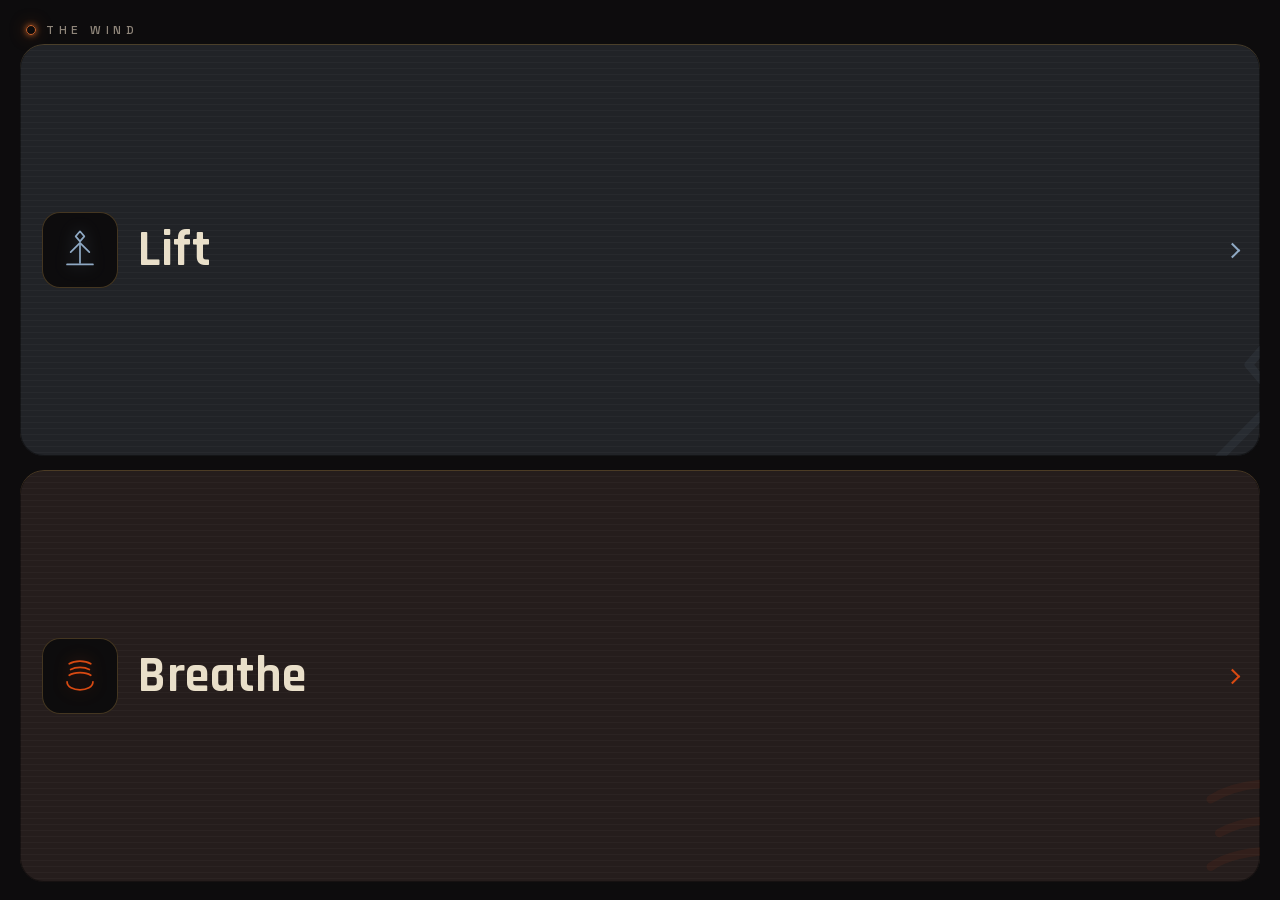
<file: index.html>
<!doctype html>
<html lang="en">
<head>
<meta charset="utf-8">
<meta name="viewport" content="width=device-width,initial-scale=1,viewport-fit=cover,user-scalable=no,maximum-scale=1">
<meta name="apple-mobile-web-app-capable" content="yes">
<meta name="mobile-web-app-capable" content="yes">
<meta name="apple-mobile-web-app-status-bar-style" content="black-translucent">
<meta name="theme-color" content="#0d0c0d">
<meta name="apple-mobile-web-app-title" content="The Wind">
<title>The Wind</title>
<link rel="apple-touch-icon" href="icon-180.png">
<link rel="icon" type="image/png" sizes="192x192" href="icon-192.png">
<link rel="icon" type="image/png" sizes="512x512" href="icon-512.png">
<link rel="manifest" href="manifest.webmanifest">
<style>
/* Fonts ship with the app (SIL OFL, see fonts/), so nothing depends on the network. */
@font-face{font-family:'Rajdhani';font-style:normal;font-weight:600;font-display:swap;src:url(fonts/rajdhani-600.woff2) format('woff2')}
@font-face{font-family:'Rajdhani';font-style:normal;font-weight:700;font-display:swap;src:url(fonts/rajdhani-700.woff2) format('woff2')}
@font-face{font-family:'Space Grotesk';font-style:normal;font-weight:300 700;font-display:swap;src:url(fonts/space-grotesk.woff2) format('woff2')}

:root{
  /* THEME START — every colour in the app comes from this block and the PAL table below */
  --bg:#0d0c0d; --fg:#e9dfc9; --mute:#8f867a;
  --panel:#1a1a1d; --panel2:#262627; --line:#454140; --lineA:#45414099;
  --acc:#c9622a; --accA:#c9622a66; --accB:#c9622a33; --accC:#c9622a14;
  --active:#2f2e2e; --activeline:#c9622a;
  --go1:#6b2a10; --go2:#2a1008; --goline:#cf7b4a; --gotx:#f7dcc4;
  --selbg:#361f13; --selline:#c9622a; --seltx:#dfba99;
  --lift1:#1d2027; --lift2:#15161a; --liftline:#464647; --liftmc:#8fa9c4; --liftmcA:#8fa9c455; --liftmcB:#8fa9c422;
  --br1:#2e1410; --br2:#1e100e; --brline:#533d35; --brmc:#d84a12; --brmcA:#d84a1255; --brmcB:#d84a1222;
  --bi:#8fa9c4; --bh:#b8963f; --bo:#d84a12; --be:#a89e90;
  --brassA:#b08a4a55;
  /* THEME END */
}
*{box-sizing:border-box}
html,body{margin:0;padding:0;height:100%;background:var(--bg);overflow-x:hidden}
body{
  font-family:'Space Grotesk',-apple-system,system-ui,sans-serif;
  font-weight:500;
  color:var(--fg);
  -webkit-font-smoothing:antialiased;
  -webkit-user-select:none;user-select:none;
  -webkit-touch-callout:none;
  -webkit-tap-highlight-color:transparent;
  overscroll-behavior:none;
  touch-action:manipulation;
}
#bg{position:fixed;inset:0;background:var(--bg);z-index:0;transition:background-color .5s cubic-bezier(.42,0,.25,1)}
#flash{position:fixed;inset:0;z-index:9;pointer-events:none;background:#fff;opacity:0}
#flash.go{animation:fl .5s ease-out}
@keyframes fl{0%{opacity:.12}100%{opacity:0}}

.screen{position:relative;z-index:1;display:none;flex-direction:column;
  min-height:100vh;min-height:100dvh;
  padding:calc(env(safe-area-inset-top) + 18px) calc(env(safe-area-inset-right) + 20px) calc(env(safe-area-inset-bottom) + 18px) calc(env(safe-area-inset-left) + 20px);}
.screen.on{display:flex;animation:screenin .22s ease-out}
@keyframes screenin{from{opacity:0}}

button{font:inherit;color:inherit;background:transparent;border:0;margin:0;padding:0;cursor:pointer}
.btn{display:block;width:100%;padding:19px 16px;border-radius:16px;background:var(--panel2);
  border:1px solid var(--line);color:var(--fg);font-size:13px;font-weight:600;
  letter-spacing:.22em;text-transform:uppercase;text-align:center}
.btn:active{background:var(--active)}
.btn.go{background:linear-gradient(135deg,var(--go1),var(--go2));border:1px solid var(--goline);color:var(--gotx);
  font-family:'Rajdhani',sans-serif;font-weight:700;font-size:min(13vw,50px);letter-spacing:.14em;
  padding:16px 16px 12px;line-height:1;box-shadow:0 0 10px var(--accA), 0 0 34px var(--accB), 0 0 80px var(--accC), inset 0 0 24px var(--accB)}
.btn.ghost{background:transparent;border-color:var(--lineA);color:var(--mute);padding:14px;font-size:12px;letter-spacing:.26em}
.btn.ghost.small{padding:12px;font-size:11px;margin:4px 0 10px}

/* ---------- mode ---------- */
.eyebrow{font-size:12px;letter-spacing:.38em;color:var(--mute);text-transform:uppercase;font-weight:500}
/* Two cards filling the screen. A brass catch-light along the top edge, a fine
   grain beneath, each mode's mark set in a bezel and repeated huge and faint
   behind it. Nothing here moves and nothing is written but the two names. */
.modes{flex:1;display:flex;flex-direction:column;gap:14px;padding:2px 0 0}
.mode{--mc:var(--liftmc);--mcA:var(--liftmcA);--mcB:var(--liftmcB);position:relative;flex:1;
  display:flex;align-items:center;gap:20px;padding:0 22px;border-radius:24px;overflow:hidden;text-align:left;
  background-color:color-mix(in srgb,var(--mc) 6%,var(--panel));
  background-image:repeating-linear-gradient(180deg,#ffffff07 0 1px,transparent 1px 6px);
  box-shadow:inset 0 1px 0 var(--brassA), inset 0 0 0 1px #00000066}
.mode.breathe{--mc:var(--brmc);--mcA:var(--brmcA);--mcB:var(--brmcB)}
.mode:active{background-color:color-mix(in srgb,var(--mc) 12%,var(--panel))}
.mode .sig{fill:none;stroke:var(--mc);stroke-width:2.4;stroke-linecap:round;stroke-linejoin:round;display:block}
.mode .mark{position:absolute;right:-12%;bottom:-30%;width:min(58vw,270px);opacity:.07;pointer-events:none}
.mode .mark .sig{width:100%;stroke-width:2}
.mode .bez{position:relative;flex:none;width:76px;height:76px;border-radius:18px;
  display:flex;align-items:center;justify-content:center;background:var(--bg);
  box-shadow:inset 0 0 0 1px var(--brassA)}
.mode .bez .sig{width:46px;filter:drop-shadow(0 0 8px var(--mcA))}
.mode .t{position:relative;flex:1;font-family:'Rajdhani',sans-serif;font-weight:700;line-height:1;
  font-size:min(12vw,50px);letter-spacing:.01em}
.mode .chev{position:relative;flex:none;width:11px;height:11px;transform:rotate(45deg);
  border-right:2.5px solid var(--mc);border-top:2.5px solid var(--mc)}
.top{display:flex;align-items:center;justify-content:space-between;margin-bottom:14px}
.brand{display:flex;align-items:center;gap:10px;font-size:12px;letter-spacing:.38em;text-transform:uppercase;color:var(--mute);font-weight:500;padding:4px 6px}
.brand i{width:10px;height:10px;border-radius:50%;border:1.5px solid var(--acc);box-shadow:0 0 6px var(--acc), 0 0 18px var(--accA);display:block}

/* ---------- setup ---------- */

.row{display:flex;align-items:center;justify-content:space-between;gap:12px;padding:13px 0;border-bottom:1px solid var(--lineA)}
.row:last-child{border-bottom:0}
.row.stack{flex-direction:column;align-items:stretch;gap:10px}
.row.head{padding:13px 0 4px;border-bottom:0}
.row.stack .seg{justify-content:stretch}
.row.stack .seg button{flex:1 1 0;min-width:0;padding:14px 8px;font-size:11px;letter-spacing:.14em}
.lbl{font-size:11px;letter-spacing:.28em;color:var(--mute);text-transform:uppercase;font-weight:500}
.step{display:flex;align-items:center;gap:2px}
.step button{width:54px;height:54px;border-radius:50%;background:var(--panel2);border:1px solid var(--line);
  font-size:26px;line-height:1;color:var(--fg);display:flex;align-items:center;justify-content:center;touch-action:none}
.step button:active{background:var(--active);border-color:var(--activeline)}
.step .v{min-width:78px;text-align:center;font-family:'Rajdhani',sans-serif;font-weight:600;font-size:42px;line-height:1;font-variant-numeric:tabular-nums}
.seg{display:flex;gap:6px;flex-wrap:wrap;justify-content:flex-end}
.seg button{padding:13px 15px;border-radius:12px;background:var(--panel2);border:1px solid var(--line);
  font-size:11px;letter-spacing:.18em;font-weight:600;color:var(--mute);text-transform:uppercase}
.seg button.sel{background:var(--selbg);border-color:var(--selline);color:var(--seltx);box-shadow:0 0 8px var(--accB), 0 0 26px var(--accC)}
.card{background:var(--panel);border:1px solid var(--line);border-radius:20px;padding:6px 18px;margin-bottom:14px}
.sub{display:flex;flex-direction:column;align-items:stretch;gap:9px;width:100%;padding:6px 0 4px;
  font-size:12px;letter-spacing:.22em;color:var(--mute);text-align:center}
.row .v.quiet{font-family:'Rajdhani',sans-serif;font-weight:600;font-size:30px;line-height:1;color:var(--mute);font-variant-numeric:tabular-nums;padding-right:6px}
.adj{display:block;width:100%;text-align:center;padding:10px 0 8px;font-size:10px;letter-spacing:.3em;text-transform:uppercase;color:var(--mute);opacity:.55}
.adj.open{opacity:.9}
.sub .cap{display:flex;align-items:center;justify-content:center;gap:12px}
/* a breath drawn to scale: in, hold, out as the phase colours, widths in seconds */
.bbar{display:flex;gap:3px;height:10px;width:100%}
.bbar i{display:block;border-radius:99px;min-width:4px}
.bbar .bi{background:var(--bi)}.bbar .bh{background:var(--bh)}.bbar .bo{background:var(--bo)}
.bbar .be{background:transparent;box-shadow:inset 0 0 0 1.5px var(--be)}   /* empty lungs: an outline, visible on any ground */
.seg button .bbar{height:6px;margin-top:8px;opacity:.55}
.seg button.sel .bbar{opacity:1}
.sub .chev{display:inline-block;width:7px;height:7px;border-right:1.5px solid currentColor;border-bottom:1.5px solid currentColor;
  transform:translateY(-2px) rotate(45deg);transition:transform .2s;opacity:.8}
.sub.open .chev{transform:translateY(2px) rotate(225deg)}
.counts{display:flex;gap:8px;margin:4px 0 12px}
.cnt{flex:1;background:var(--bg);border:1px solid var(--line);border-radius:16px;padding:12px 6px;text-align:center}
.cnt .cl{font-size:10px;letter-spacing:.18em;color:var(--mute);text-transform:uppercase}
.cnt .cv{font-family:'Rajdhani',sans-serif;font-weight:600;font-size:32px;line-height:1.05;margin:2px 0 6px}
.cnt .cb{display:flex;gap:4px}
.cnt .cb button{flex:1;height:44px;border-radius:10px;background:var(--panel2);border:1px solid var(--line);font-size:19px;touch-action:none}
.cnt .cb button:active{background:var(--active)}
.scroll{overflow-y:auto;-webkit-overflow-scrolling:touch;flex:1 1 auto}
.foot{display:flex;gap:10px;margin-top:14px}
.foot .btn{flex:1}

/* ---------- run ---------- */
#s-run{padding:calc(env(safe-area-inset-top) + 10px) 0 calc(env(safe-area-inset-bottom) + 12px)}
#endbtn{position:absolute;top:calc(env(safe-area-inset-top) + 8px);right:calc(env(safe-area-inset-right) + 12px);
  z-index:4;padding:15px 16px;font-size:12px;letter-spacing:.24em;color:inherit;opacity:.72;font-weight:600;text-transform:uppercase;
  border:1px solid transparent;border-radius:12px;transition:opacity .2s}
#endbtn.arm{opacity:1;border-color:currentColor;background:#ffffff14}
#rmeta{text-align:center;font-size:min(3.9vw,16px);letter-spacing:.2em;font-weight:600;opacity:.82;
  text-transform:uppercase;padding:0 78px;height:40px;display:flex;align-items:center;justify-content:center;white-space:nowrap;overflow:hidden;flex:none}
#s-run .mid{flex:1 1 auto;display:flex;flex-direction:column;justify-content:center;align-items:center;gap:min(3vh,22px)}
/* the slot under the ring and the footer keep their height in every state, so the ring never moves */
#below{height:min(17vw,12vh);width:100%;display:flex;align-items:center;justify-content:center}

#ringwrap{position:relative;width:min(88vw,47vh);height:min(88vw,47vh)}
#halo{position:absolute;inset:0;border-radius:50%;pointer-events:none;
  background:radial-gradient(circle at 50% 50%, var(--acc) 0%, transparent 62%);
  background:radial-gradient(circle at 50% 50%, var(--acc) 0%, color-mix(in srgb, var(--acc) 45%, transparent) 26%, transparent 64%);
  opacity:.1;transform:scale(.6);will-change:transform,opacity}
#ring{width:100%;height:100%;transform:rotate(-90deg);display:block;position:relative}
#ring .track{fill:none;stroke:currentColor;stroke-opacity:.13;stroke-width:2.6}
#ring .glow{fill:none;stroke:var(--acc);stroke-width:7;stroke-linecap:round;opacity:.22}
#ring .glow2{fill:none;stroke:var(--acc);stroke-width:14;stroke-linecap:round;opacity:.09}
#ring .glow3{fill:none;stroke:var(--acc);stroke-width:26;stroke-linecap:round;opacity:.035}
#ring .fill{fill:none;stroke:var(--acc);stroke-width:2.6;stroke-linecap:round}
#ringin{position:absolute;inset:0;display:flex;flex-direction:column;align-items:center;justify-content:center;gap:8px}
#word span{display:inline-block}
#word{overflow:hidden;font-family:'Rajdhani','Arial Narrow',sans-serif;font-weight:700;line-height:.9;
  text-align:center;white-space:nowrap;letter-spacing:.06em;width:100%}
#num{font-family:'Rajdhani',sans-serif;font-weight:600;font-size:min(11vw,8vh);line-height:1;text-align:center;opacity:.72;min-height:1em}
#dots{display:flex;flex-wrap:wrap;gap:min(2.6vw,14px);justify-content:center;padding:0 22px;min-height:min(4.8vw,26px)}
#dots i{width:min(4.6vw,26px);height:min(4.6vw,26px);border-radius:50%;border:1.5px solid currentColor;opacity:.38;background:transparent}
#dots i.on{opacity:1;background:var(--acc);border-color:var(--acc);box-shadow:0 0 10px var(--accA)}
#dots i.cur{opacity:1;border-color:var(--acc);border-width:2px;box-shadow:0 0 12px var(--accA)}
#bar{height:min(2.2vw,12px);border-radius:99px;margin:0 26px;width:calc(100% - 52px);position:relative;overflow:hidden;
  background:transparent;border:1px solid currentColor}
#bar span{display:block;height:100%;border-radius:99px;background:var(--acc);box-shadow:0 0 10px var(--acc)}
#clock{font-family:'Rajdhani',sans-serif;font-weight:600;font-size:min(17vw,12vh);line-height:1;text-align:center;font-variant-numeric:tabular-nums}
#hint{position:absolute;left:0;right:0;bottom:calc(env(safe-area-inset-bottom) + 98px);text-align:center;font-size:11px;letter-spacing:.3em;text-transform:uppercase;opacity:.5;padding:0 20px}
#runfoot{padding:0 20px;display:flex;align-items:center;width:100%;height:80px;flex:none}
#runfoot .btn{flex:1;height:60px;display:flex;align-items:center;justify-content:center;padding:0 16px}
#runfoot .btn{border-color:currentColor;color:inherit;background:transparent;opacity:.9}
#runfoot .btn.wide{font-family:'Rajdhani',sans-serif;font-weight:700;font-size:min(8.5vw,36px);
  letter-spacing:.14em;line-height:1;padding-top:3px}
#runfoot .btn:active{background:#ffffff14}
#runfoot .btn{position:relative}
#runfoot .btn.ready{border-color:var(--acc);color:var(--acc);opacity:1;box-shadow:0 0 12px var(--accA)}
#runfoot .btn.ready::after{content:"";position:absolute;inset:-1px;border-radius:inherit;pointer-events:none;
  box-shadow:0 0 34px var(--accA);opacity:0;animation:readyp 2.4s ease-in-out infinite}
@keyframes readyp{50%{opacity:1}}
@media (prefers-reduced-motion: reduce){
  .screen.on{animation:none}
  #runfoot .btn.ready::after{animation:none;opacity:.5}
  #bg{transition-duration:.15s}
  #flash.go{animation:none}
}
.hid{display:none !important}

/* THEME-EXTRA START */
.card{border-radius:3px;outline:1px solid #2a2725;outline-offset:3px;box-shadow:inset 0 0 0 1px #00000088, inset 0 18px 36px #00000066}
.btn,.seg button,.step button{border-radius:3px}
.btn.go{border-radius:3px;outline:1px solid #6b2a1099;outline-offset:3px;text-shadow:0 1px 0 #000}
/* THEME-EXTRA END */

</style>
</head>
<body>
<div id="bg"></div>
<div id="flash"></div>
<audio id="aout" playsinline style="display:none"></audio>

<!-- MODE PICK -->
<section id="s-mode" class="screen">
  <div class="brand"><i></i>The Wind</div>
  <div class="modes">
    <button class="mode lift" data-mode="lift"><span class="mark"><svg class="sig" viewBox="0 0 64 64" aria-hidden="true"><path d="M32 6 L38 13 L32 20 L26 13 Z"/><path d="M19 35 L32 22 L45 35"/><path d="M32 50 V24"/><path d="M14 52 H50"/></svg></span><span class="bez"><svg class="sig" viewBox="0 0 64 64" aria-hidden="true"><path d="M32 6 L38 13 L32 20 L26 13 Z"/><path d="M19 35 L32 22 L45 35"/><path d="M32 50 V24"/><path d="M14 52 H50"/></svg></span><span class="t">Lift</span><i class="chev"></i></button>
    <button class="mode breathe" data-mode="breathe"><span class="mark"><svg class="sig" viewBox="0 0 64 64" aria-hidden="true"><path d="M17 15 C25 10 39 10 47 15"/><path d="M19 23 C26 19 38 19 45 23"/><path d="M17 31 C24 26 40 26 47 31"/><path d="M14 40 C14 55 50 55 50 40"/></svg></span><span class="bez"><svg class="sig" viewBox="0 0 64 64" aria-hidden="true"><path d="M17 15 C25 10 39 10 47 15"/><path d="M19 23 C26 19 38 19 45 23"/><path d="M17 31 C24 26 40 26 47 31"/><path d="M14 40 C14 55 50 55 50 40"/></svg></span><span class="t">Breathe</span><i class="chev"></i></button>
  </div>
</section>

<!-- SETUP -->
<section id="s-setup" class="screen">
  <div class="top"><button class="btn ghost" style="width:auto;padding:10px 16px" data-go="mode">Back</button><span class="eyebrow" id="setup-name">Lift</span></div>
  <div class="scroll">

    <div id="p-lift">
      <div class="card">
        <div class="row stack"><span class="lbl">Cadence</span>
          <div class="seg" id="seg-preset" role="group" aria-label="Cadence">
            <button data-preset="compound"><span>Compound</span><span class="bbar"></span></button>
            <button data-preset="isolation"><span>Isolation</span><span class="bbar"></span></button>
            <button data-preset="hold"><span>Isometric</span><span class="bbar"></span></button>
          </div>
          <div id="tunebox" class="hid">
            <div class="counts">
              <div class="cnt"><div class="cl">In</div><div class="cv" id="v-in">4</div>
                <div class="cb"><button data-s="in:-0.5" aria-label="Less in">−</button><button data-s="in:0.5" aria-label="More in">+</button></div></div>
              <div class="cnt"><div class="cl">Hold</div><div class="cv" id="v-hold">2</div>
                <div class="cb"><button data-s="hold:-0.5" aria-label="Less hold">−</button><button data-s="hold:0.5" aria-label="More hold">+</button></div></div>
              <div class="cnt"><div class="cl">Out</div><div class="cv" id="v-out">6</div>
                <div class="cb"><button data-s="out:-0.5" aria-label="Less out">−</button><button data-s="out:0.5" aria-label="More out">+</button></div></div>
            </div>
            <button class="btn ghost small hid" id="b-tunereset">Reset preset</button>
          </div>
        </div>
        <button class="adj" id="b-tune" aria-expanded="false">Adjust</button>
      </div>
      <div class="card">
        <div class="row head"><span class="lbl">Session</span></div>
        <div class="row" id="row-reps"><span class="lbl">Reps</span>
          <div class="step"><button data-s="reps:-1" aria-label="Fewer reps">−</button><span class="v" id="v-reps">10</span><button data-s="reps:1" aria-label="More reps">+</button></div></div>
        <div class="row hid" id="row-hsec"><span class="lbl">Seconds</span>
          <div class="step"><button data-s="holdSec:-5" aria-label="Fewer seconds">−</button><span class="v" id="v-holdSec">45</span><button data-s="holdSec:5" aria-label="More seconds">+</button></div></div>
        <div class="row"><span class="lbl">Sets</span>
          <div class="step"><button data-s="sets:-1" aria-label="Fewer sets">−</button><span class="v" id="v-sets">4</span><button data-s="sets:1" aria-label="More sets">+</button></div></div>
        <div class="row"><span class="lbl">Rest</span>
          <div class="step"><button data-s="rest:-15" aria-label="Less rest">−</button><span class="v" id="v-rest">3:00</span><button data-s="rest:15" aria-label="More rest">+</button></div></div>
        <div class="row"><span class="lbl">Length</span><span class="v quiet" id="lift-sub"></span></div>
      </div>
      <div class="card">
        <div class="row stack"><span class="lbl">Sound</span>
          <div class="seg sound" data-for="lift" role="group" aria-label="Sound"></div></div>
      </div>
    </div>

    <div id="p-breathe">
      <div class="card">
        <div class="row stack"><span class="lbl">Cadence</span>
          <div class="seg" id="seg-pat" role="group" aria-label="Cadence">
            <button data-pat="478"><span>4 · 7 · 8</span><span class="bbar"></span></button>
            <button data-pat="coh"><span>5.5 · 5.5</span><span class="bbar"></span></button>
            <button data-pat="box"><span>4 · 4 · 4 · 4</span><span class="bbar"></span></button>
          </div></div>
      </div>
      <div class="card">
        <div class="row head"><span class="lbl">Session</span></div>
        <div class="row"><span class="lbl">Cycles</span>
          <div class="step"><button data-s="cycles:-1" aria-label="Fewer cycles">−</button><span class="v" id="v-cycles">8</span><button data-s="cycles:1" aria-label="More cycles">+</button></div></div>
        <div class="row"><span class="lbl">Length</span><span class="v quiet" id="breathe-sub"></span></div>
      </div>
      <div class="card">
        <div class="row stack"><span class="lbl">Sound</span>
          <div class="seg sound" data-for="breathe" role="group" aria-label="Sound"></div></div>
      </div>
    </div>

  </div>
  <div class="foot"><button class="btn go" data-start="1">Start</button></div>
</section>

<!-- RUN -->
<section id="s-run" class="screen">
  <button id="endbtn">End</button>
  <div id="rmeta"></div>
  <div class="mid">
    <div id="ringwrap">
      <div id="halo"></div>
      <svg id="ring" viewBox="-9 -9 118 118" aria-hidden="true">
        <circle class="track" cx="50" cy="50" r="46"/>
        <circle class="glow3" cx="50" cy="50" r="46"/>
        <circle class="glow2" cx="50" cy="50" r="46"/>
        <circle class="glow" cx="50" cy="50" r="46"/>
        <circle class="fill" cx="50" cy="50" r="46"/>
      </svg>
      <div id="ringin">
        <div id="word"><span></span></div>
        <div id="num"></div>
      </div>
    </div>
    <div id="below">
      <div id="clock" class="hid"></div>
      <div id="dots"></div>
      <div id="bar" class="hid"><span></span></div>
    </div>
  </div>
  <div id="hint" class="hid">Tap for sound</div>
  <div id="runfoot">
    <button class="btn wide hid" id="b-next">Start set</button>
    <button class="btn hid" id="b-rest">Rest</button>
    <button class="btn hid" id="b-back">Back</button>
  </div>
</section>

<script>
(function(){
"use strict";

/* ============================ STORAGE ============================ */
var KEY = "bp.v3", LIVE = "bp.live";
var DEF = {
  cfg: {
    last: "lift",
    lift: {preset:"compound", reps:10, sets:4, holdSec:45, sound:"tone",
      tune:{compound:{"in":4, hold:2, out:6, rest:180},
            isolation:{"in":2, hold:0, out:3, rest:90},
            hold:{"in":4, hold:0, out:8, rest:90}}},
    breathe: {cycles:8, pat:"478", sound:"tone"}
  }
};
var PATS = {"478":{"in":4, hold:7, out:8, empty:0},
            coh:{"in":5.5, hold:0, out:5.5, empty:0},
            box:{"in":4, hold:4, out:4, empty:4}};
/* defaults shipped briefly by an earlier build: a stored tune still equal to one of these was never edited, so it follows the real default */
var OLD_TUNE = {compound:[{"in":2, hold:3, out:2}], isolation:[{"in":3, hold:0, out:2}], hold:[{"in":4, hold:0, out:6}]};
var SOUND_OK = {tone:1, breath:1, off:1};
var PRESET_OK = {compound:1, isolation:1, hold:1};
function clone(o){ return JSON.parse(JSON.stringify(o)); }
var DB = clone(DEF);
var carried = null;   /* earlier versions stored usage totals here; kept as-is, never read */

/* old flat lift config (v1/v2) -> preset shape */
function liftToV3(o){
  var out = clone(DEF.cfg.lift);
  if(!o) return out;
  if(o.reps) out.reps = o.reps;
  if(o.sets) out.sets = o.sets;
  if(o.holdSec) out.holdSec = o.holdSec;
  if(o.sound) out.sound = o.sound;
  out.preset = o.holdMode ? "hold" : (o.type === "isolation" ? "isolation" : "compound");
  if(!o.holdMode && o["in"] !== undefined){
    var t = out.tune[out.preset];
    t["in"] = +o["in"] || t["in"];
    t.hold = +o.hold || 0;
    t.out = +o.out || t.out;
    t.rest = +o.rest || t.rest;
  }
  return out;
}
try{
  var raw = JSON.parse(localStorage.getItem(KEY) || "null");
  if(!raw){
    var v2 = JSON.parse(localStorage.getItem("bp.v2") || "null");
    if(!v2){
      var v1 = JSON.parse(localStorage.getItem("bp.v1") || "null");
      if(v1) v2 = {cfg:{lift: v1.cfg && v1.cfg.lift || {}, breathe: v1.cfg && v1.cfg.sleep || {}}, stats: v1.stats};
    }
    if(v2) raw = {cfg:{lift: liftToV3(v2.cfg && v2.cfg.lift), breathe: v2.cfg && v2.cfg.breathe || {}}, stats: v2.stats};
  }
  if(raw && raw.cfg){
    var L = raw.cfg.lift;
    if(L){
      if(L.tune === undefined) L = liftToV3(L);
      ["preset","reps","sets","holdSec","sound"].forEach(function(k){ if(L[k] !== undefined) DB.cfg.lift[k] = L[k]; });
      if(L.tune) for(var pk in DB.cfg.lift.tune){
        var T0 = L.tune[pk];
        if(!T0) continue;
        var stale = (OLD_TUNE[pk] || []).some(function(o){ return +T0["in"] === o["in"] && +T0.hold === o.hold && +T0.out === o.out; });
        for(var tk in DB.cfg.lift.tune[pk]){
          if(T0[tk] === undefined) continue;
          if(stale && tk !== "rest") continue;
          DB.cfg.lift.tune[pk][tk] = +T0[tk];
        }
      }
    }
    if(raw.cfg.breathe) for(var bk in DB.cfg.breathe) if(raw.cfg.breathe[bk] !== undefined) DB.cfg.breathe[bk] = raw.cfg.breathe[bk];
    if(raw.cfg.last === "lift" || raw.cfg.last === "breathe") DB.cfg.last = raw.cfg.last;
  }
  if(raw && raw.stats) carried = raw.stats;
}catch(e){}
/* an early migration could fold the old manual counts into whichever preset was selected;
   a non-compound preset carrying compound's numbers was never a choice, so it returns to its own */
(function(){
  var C = DEF.cfg.lift.tune.compound, T = DB.cfg.lift.tune, pk;
  for(pk in T) if(pk !== "compound" && +T[pk]["in"] === C["in"] && +T[pk].hold === C.hold && +T[pk].out === C.out){
    T[pk]["in"] = DEF.cfg.lift.tune[pk]["in"]; T[pk].hold = DEF.cfg.lift.tune[pk].hold; T[pk].out = DEF.cfg.lift.tune[pk].out;
  }
})();
if(!SOUND_OK[DB.cfg.lift.sound]) DB.cfg.lift.sound = "tone";
if(!SOUND_OK[DB.cfg.breathe.sound]) DB.cfg.breathe.sound = "tone";
if(!PRESET_OK[DB.cfg.lift.preset]) DB.cfg.lift.preset = "compound";
if(!PATS[DB.cfg.breathe.pat]) DB.cfg.breathe.pat = "478";
function save(){
  try{ var o = {cfg:DB.cfg}; if(carried) o.stats = carried; localStorage.setItem(KEY, JSON.stringify(o)); }catch(e){}
}
save();

/* ============================ CLOCK ============================
   The session runs on performance.now(): monotonic, keeps counting through
   an audio interruption or a locked screen. Audio is mapped onto the
   AudioContext clock at the moment each phase is scheduled. */
var A = null;
function nowSec(){ return performance.now()/1000; }
function toCtx(t){ return A.ctx.currentTime + (t - nowSec()); }

/* ============================ AUDIO ============================ */
var scheme = null, audioDead = false, stopT = 0, muted = false;

function easeIO(p){ return p < 0.5 ? 4*p*p*p : 1 - Math.pow(-2*p+2, 3)/2; }
function easeOut(p){ return 1 - Math.pow(1-p, 3); }
function easeIn(p){ return p*p*p; }

function env(param, from, to, at, dur, shape){
  if(!A) return;
  var ctx = A.ctx, now = ctx.currentTime;
  var t0 = at < now ? now : at;
  shape = shape || easeIO;
  try{
    if(param.cancelAndHoldAtTime) param.cancelAndHoldAtTime(t0);
    else param.cancelScheduledValues(t0);
  }catch(e){ try{ param.cancelScheduledValues(t0); }catch(e2){} }
  var start = (at <= now + 0.03) ? param.value : from;
  if(!isFinite(start)) start = from;
  param.setValueAtTime(start, t0);
  var N = 26, i, p;
  for(i=1; i<=N; i++){
    p = i/N;
    param.linearRampToValueAtTime(start + (to-start)*shape(p), t0 + dur*p);
  }
}

function noiseBuffer(ctx, sec, brown){
  var len = Math.floor(ctx.sampleRate * sec);
  var b = ctx.createBuffer(2, len, ctx.sampleRate), c, d, i, w, last;
  for(c=0;c<2;c++){
    d = b.getChannelData(c); last = 0;
    for(i=0;i<len;i++){
      w = Math.random()*2 - 1;
      if(brown){ last = (last + 0.02*w) / 1.02; d[i] = last * 3.6; }
      else d[i] = w;
    }
  }
  return b;
}

function makeIR(ctx, sec){
  var rate = ctx.sampleRate, len = Math.floor(rate * sec);
  var b = ctx.createBuffer(2, len, rate), c, d, i, t, w, last, env2;
  for(c=0;c<2;c++){
    d = b.getChannelData(c); last = 0;
    for(i=0;i<len;i++){
      t = i/len;
      w = Math.random()*2 - 1;
      last = (last + 0.28*w) / 1.28;
      env2 = Math.pow(1-t, 2.6) * (1 - Math.exp(-i/(rate*0.012)));
      d[i] = (last*2.4 + w*0.22) * env2;
    }
  }
  return b;
}

var audioEl = document.getElementById("aout");
/* One second of silence as a real, looping media file. Playing it in a
   media element is what makes iOS treat the app as playing media, so the
   audio session and timers survive a locked screen. The pacer's own sound
   plays through Web Audio into the same session. */
function silentWav(){
  var rate = 8000, n = rate, buf = new Uint8Array(44 + n), i;
  function w32(o,v){ buf[o]=v&255; buf[o+1]=(v>>8)&255; buf[o+2]=(v>>16)&255; buf[o+3]=(v>>24)&255; }
  function w16(o,v){ buf[o]=v&255; buf[o+1]=(v>>8)&255; }
  function str(o,x){ for(var j=0;j<x.length;j++) buf[o+j]=x.charCodeAt(j); }
  str(0,"RIFF"); w32(4,36+n); str(8,"WAVE"); str(12,"fmt "); w32(16,16); w16(20,1); w16(22,1);
  w32(24,rate); w32(28,rate); w16(32,1); w16(34,8); str(36,"data"); w32(40,n);
  for(i=0;i<n;i++) buf[44+i] = 128;
  var out = "", step = 8192;
  for(i=0;i<buf.length;i+=step) out += String.fromCharCode.apply(null, buf.subarray(i, i+step));
  return "data:audio/wav;base64," + btoa(out);
}
function initAudio(){
  if(A) return A;
  var AC = window.AudioContext || window.webkitAudioContext;
  if(!AC){ audioDead = true; return null; }
  try{ if(navigator.audioSession) navigator.audioSession.type = "playback"; }catch(e){}
  var ctx;
  try{ ctx = new AC(); }catch(e){ audioDead = true; return null; }
  var master = ctx.createGain(); master.gain.value = 0.0001;
  var lim = ctx.createDynamicsCompressor();
  try{
    lim.threshold.value = -8; lim.knee.value = 22; lim.ratio.value = 4;
    lim.attack.value = 0.02; lim.release.value = 0.5;
  }catch(e){}
  var roll = ctx.createBiquadFilter(); roll.type = "lowpass"; roll.frequency.value = 4200; roll.Q.value = 0.4;
  var shelf = ctx.createBiquadFilter(); shelf.type = "highshelf"; shelf.frequency.value = 2400; shelf.gain.value = -7;
  roll.connect(shelf); shelf.connect(lim); lim.connect(master);

  master.connect(ctx.destination);
  try{
    audioEl.src = silentWav(); audioEl.loop = true;
    var pr = audioEl.play();
    if(pr && pr.catch) pr.catch(function(){});
  }catch(e){}

  var dryIn = ctx.createGain(); dryIn.gain.value = 1; dryIn.connect(roll);
  var wetIn = ctx.createGain(); wetIn.gain.value = 1;
  var conv = ctx.createConvolver(); conv.normalize = true;
  try{ conv.buffer = makeIR(ctx, 2.8); }catch(e){}
  var wet = ctx.createGain(); wet.gain.value = 0.16;   /* a touch of room, not a wash: dynamics must stay legible */
  wetIn.connect(roll);
  wetIn.connect(conv); conv.connect(wet); wet.connect(roll);

  A = {ctx:ctx, master:master, roll:roll, dryIn:dryIn, wetIn:wetIn, nodes:[], lvl:0.9};
  ctx.onstatechange = function(){
    /* after an interruption the audio clock stood still: drop what was queued, re-queue from where the session is now */
    if(ctx.state === "running" && S.running && scheme) rescheduleFrom(nowSec());
  };
  /* lock-screen controls: pause mutes, play unmutes. The session itself keeps time
     either way; an earbud tap must never end a workout. */
  try{
    if(navigator.mediaSession){
      navigator.mediaSession.playbackState = "playing";
      try{ navigator.mediaSession.setActionHandler("play", function(){ setMuted(false); }); }catch(e){}
      try{ navigator.mediaSession.setActionHandler("pause", function(){ setMuted(true); }); }catch(e){}
    }
  }catch(e){}
  return A;
}
function setMuted(on){
  muted = on;
  if(!A) return;
  var ctx = A.ctx;
  if(!on){ try{ ctx.resume(); audioEl.play(); }catch(e){} }
  env(A.master.gain, A.master.gain.value, on ? 0.0001 : A.lvl, ctx.currentTime, on ? 0.4 : 0.6, easeIO);
  try{ navigator.mediaSession.playbackState = on ? "paused" : "playing"; }catch(e){}
}
function nowPlaying(mode){
  try{ if(window.MediaMetadata && navigator.mediaSession) navigator.mediaSession.metadata = new MediaMetadata({title:"Breath", artist: mode === "breathe" ? "Breathe" : "Lift"}); }catch(e){}
}
function keep(n){ A.nodes.push(n); return n; }

/* ---------- TONE — one steady note, 528 Hz, that never changes pitch,
   in three voices, all soft. IN is a warm, round voice that swells gently.
   HOLD is a hollow voice that breathes slowly in place, like a singing
   bowl beating: the pulse is what makes it unmistakable with eyes closed.
   OUT is a dark voice that settles gently to almost nothing. Nothing is
   bright, nothing starts suddenly. ---------- */
function mkTone(k){
  var ctx = A.ctx;
  var lp = keep(ctx.createBiquadFilter()); lp.type = "lowpass"; lp.frequency.value = 1100; lp.Q.value = 0.3;
  function group(spec){
    var g = keep(ctx.createGain()); g.gain.value = 0.0001;
    for(var i=0;i<spec.length;i++) for(var d=0; d<2; d++){
      var o = ctx.createOscillator(); o.type = spec[i][2] || "sine";
      o.frequency.value = spec[i][0]; o.detune.value = d ? 3 : -3;
      var og = keep(ctx.createGain()); og.gain.value = spec[i][1]*0.5;
      o.connect(og); og.connect(g); o.start(); keep(o);
    }
    g.connect(lp);
    return g;
  }
  var vIn   = group([[528, 0.60, "sine"], [264, 0.22, "sine"]]);         /* warm and round */
  var vHold = group([[528, 0.34, "triangle"], [264, 0.10, "sine"]]);      /* hollow, and it will breathe */
  var vOut  = group([[528, 0.46, "sine"], [264, 0.40, "sine"], [132, 0.16, "sine"]]);   /* dark, settling */
  lp.connect(A.wetIn);
  return {kind:"tone", vIn:vIn, vHold:vHold, vOut:vOut, lp:lp, k:k, st:{i:0.0001, h:0.0001, o:0.0001},
          params:[vIn.gain, vHold.gain, vOut.gain, lp.frequency], gains:[vIn.gain, vHold.gain, vOut.gain]};
}

/* ---------- BREATH — two soft airs at the same loudness. The inhale is
   a rounded, mid air that fills gently. The exhale is a darker, broader
   air that settles. Neither hisses, neither starts suddenly; both peaks
   are set to the same measured level. The hold is silence. ---------- */
function mkBreath(k){
  var ctx = A.ctx;
  var src = keep(ctx.createBufferSource()); src.buffer = noiseBuffer(ctx, 5, true); src.loop = true;
  var bpI = keep(ctx.createBiquadFilter()); bpI.type = "bandpass"; bpI.frequency.value = 1100; bpI.Q.value = 0.9;
  var lpI = keep(ctx.createBiquadFilter()); lpI.type = "lowpass"; lpI.frequency.value = 2400;   /* a lid on the hiss */
  var gI  = keep(ctx.createGain()); gI.gain.value = 0.0001;
  var bpO = keep(ctx.createBiquadFilter()); bpO.type = "bandpass"; bpO.frequency.value = 420; bpO.Q.value = 0.8;
  var lpO = keep(ctx.createBiquadFilter()); lpO.type = "lowpass"; lpO.frequency.value = 1600;
  var gO  = keep(ctx.createGain()); gO.gain.value = 0.0001;
  src.connect(bpI); bpI.connect(lpI); lpI.connect(gI); gI.connect(A.dryIn);
  src.connect(bpO); bpO.connect(lpO); lpO.connect(gO); gO.connect(A.dryIn);
  src.start();
  return {kind:"breath", gI:gI, gO:gO, bpI:bpI, bpO:bpO, lpO:lpO, k:k, st:{i:0.0001, o:0.0001},
          params:[gI.gain, gO.gain, bpI.frequency, bpO.frequency, lpO.frequency], gains:[gI.gain, gO.gain]};
}

function makeScheme(name, dim){
  if(!A) return null;
  var k = dim ? 0.7 : 1;
  A.roll.frequency.value = dim ? 2600 : 4200;
  if(name === "tone")   return mkTone(k);
  if(name === "breath") return mkBreath(k);
  return null;
}
function schemeCancel(atCtx){
  if(!scheme) return;
  for(var i=0;i<scheme.params.length;i++){
    var p = scheme.params[i];
    try{ if(p.cancelAndHoldAtTime) p.cancelAndHoldAtTime(atCtx); else p.cancelScheduledValues(atCtx); }catch(e){}
  }
}

/* Phase design. Every boundary is audible within a fifth of a second.
   IN grows from quiet to full. HOLD is the same note, softer and still
   (breath: silent). OUT begins full and falls away, audible to the last
   moment. GET SET is three soft pulses. `st` carries the level each
   phase leaves behind so phases can be queued seconds ahead. */
var Z = 0.0001;
function schemePhase(kind, at, dur){
  if(!scheme || !A) return;
  var s = scheme, k = s.k, g = Math.max(dur, 0.35), st = s.st, i, n, t, from;

  if(s.kind === "tone"){
    if(kind === "in"){
      env(s.vIn.gain, st.i, 0.10*k, at, 0.25, easeIO);                    /* arrives softly, but at once... */
      env(s.vIn.gain, 0.10*k, 0.30*k, at + 0.25, Math.max(g - 0.25, 0.15), easeIO);   /* ...then swells, gently, to a modest top */
      env(s.vHold.gain, st.h, Z, at, 0.3, easeIO);
      env(s.vOut.gain, st.o, Z, at, 0.3, easeIO);
      env(s.lp.frequency, 1000, 1500, at, g, easeIO);                     /* opens a little; never bright */
      st.i = 0.30*k; st.h = Z; st.o = Z;
    }else if(kind === "hold"){
      /* the hollow voice breathes in place: a slow sway between two soft levels,
         about one cycle a second, never to silence. A bowl beating, not a beep. */
      var lo = 0.07*k, hi = 0.15*k, half = 0.55, tt = at, lev = st.h, up = true;   /* about half the level of IN and OUT */
      env(s.vIn.gain, st.i, Z, at, 0.3, easeIO);
      env(s.vOut.gain, st.o, Z, at, 0.3, easeIO);
      env(s.lp.frequency, 900, 900, at, 0.3, easeIO);                     /* darker than IN */
      env(s.vHold.gain, lev, hi, tt, 0.3, easeIO); tt += 0.3; lev = hi; up = false;
      while(tt < at + g - 0.05){
        var seg = Math.min(half, at + g - tt);
        env(s.vHold.gain, lev, up ? hi : lo, tt, seg, easeIO);
        lev = up ? hi : lo; up = !up; tt += seg;
      }
      st.h = lev; st.i = Z; st.o = Z;
    }else if(kind === "out"){
      env(s.vOut.gain, st.o, 0.28*k, at, 0.3, easeIO);                    /* rises into the exhale, no jolt... */
      env(s.vOut.gain, 0.28*k, 0.02*k, at + 0.3, Math.max(g - 0.3, 0.15), easeIO);   /* ...then settles to almost nothing */
      env(s.vIn.gain, st.i, Z, at, 0.3, easeIO);
      env(s.vHold.gain, st.h, Z, at, 0.3, easeIO);
      env(s.lp.frequency, 1100, 600, at, g, easeIO);                      /* darkening as it settles */
      st.o = 0.02*k; st.i = Z; st.h = Z;
    }else if(kind === "getset"){
      env(s.vIn.gain, st.i, Z, at, 0.2, easeIO); env(s.vOut.gain, st.o, Z, at, 0.2, easeIO);
      env(s.lp.frequency, 900, 900, at, 0.05, easeIO);
      n = Math.min(3, Math.floor(dur + 0.001)); from = st.h;
      for(i=0;i<n;i++){
        t = at + dur - n + i;
        env(s.vHold.gain, from, 0.18*k, t, 0.25, easeIO);                 /* three soft hollow swells */
        env(s.vHold.gain, 0.18*k, Z, t + 0.25, 0.6, easeIO);
        from = Z;
      }
      if(!n) env(s.vHold.gain, st.h, Z, at, 0.3, easeIO);
      st.i = st.h = st.o = Z;
    }else{                                                                 /* empty / pause / ready: silence */
      env(s.vIn.gain, st.i, Z, at, 0.3, easeIO); env(s.vHold.gain, st.h, Z, at, 0.3, easeIO); env(s.vOut.gain, st.o, Z, at, 0.3, easeIO);
      st.i = st.h = st.o = Z;
    }
  }

  if(s.kind === "breath"){
    /* measured on the filters above (RMS of the same brown noise): the in chain sits at
       0.077 at unity and the out chain at 0.112, so these two peaks are the same loudness */
    var topI = 1.02*k, topO = 0.70*k;
    if(kind === "in"){
      env(s.gI.gain, st.i, topI*0.3, at, 0.3, easeIO);             /* arrives softly, at once... */
      env(s.gI.gain, topI*0.3, topI, at + 0.3, Math.max(g*0.7 - 0.3, 0.15), easeIO);   /* ...fills gently to the top */
      env(s.gI.gain, topI, topI*0.8, at + g*0.7, g*0.3, easeIO);   /* and rests there, a little easier */
      env(s.gO.gain, st.o, Z, at, 0.3, easeIO);
      env(s.bpI.frequency, 900, 1300, at, g, easeIO);               /* opens a little; never bright */
      st.i = topI*0.8; st.o = Z;
    }else if(kind === "out"){
      env(s.gO.gain, st.o, topO, at, 0.3, easeIO);                 /* releases softly, no jolt... */
      env(s.gO.gain, topO, topO*0.08, at + 0.3, Math.max(g - 0.3, 0.15), easeIO);   /* ...and settles over the whole exhale */
      env(s.gI.gain, st.i, Z, at, 0.3, easeIO);
      env(s.bpO.frequency, 500, 350, at, g, easeIO);                /* darkening as it settles */
      env(s.lpO.frequency, 1600, 900, at, g, easeIO);
      st.o = topO*0.08; st.i = Z;
    }else if(kind === "getset"){
      env(s.gI.gain, st.i, Z, at, 0.25, easeIO);
      env(s.bpO.frequency, 450, 450, at, 0.05, easeIO); env(s.lpO.frequency, 1400, 1400, at, 0.05, easeIO);
      n = Math.min(3, Math.floor(dur + 0.001)); from = st.o;
      for(i=0;i<n;i++){
        t = at + dur - n + i;
        env(s.gO.gain, from, 0.4*topO, t, 0.25, easeIO);           /* three soft swells of air */
        env(s.gO.gain, 0.4*topO, Z, t + 0.25, 0.6, easeIO);
        from = Z;
      }
      if(!n) env(s.gO.gain, st.o, Z, at, 0.3, easeIO);
      st.i = st.o = Z;
    }else{                                                          /* hold / empty / pause / ready: silence */
      env(s.gI.gain, st.i, Z, at, 0.25, easeIO); env(s.gO.gain, st.o, Z, at, 0.25, easeIO);
      st.i = st.o = Z;
    }
  }
}

function audioStart(mode, sound){
  if(sound === "off"){ audioStop(); return; }
  initAudio();
  if(!A) return;
  if(stopT){ clearTimeout(stopT); stopT = 0; }
  if(A.ctx.state !== "running"){ try{ A.ctx.resume(); }catch(e){} }
  try{ audioEl.play(); }catch(e){}
  teardownScheme();
  scheme = makeScheme(sound, mode === "breathe");
  A.lvl = mode === "breathe" ? 0.62 : 0.92;
  muted = false;
  env(A.master.gain, 0.0001, A.lvl, A.ctx.currentTime + 0.02, 1.0, easeOut);
  nowPlaying(mode);
  try{ if(navigator.mediaSession) navigator.mediaSession.playbackState = "playing"; }catch(e){}
}
/* the old scheme fades out over 40 ms before its sources stop, so a sound
   cut mid-session never clicks; every node it made leaves the graph */
function teardownScheme(){
  if(!A) return;
  var t = A.ctx.currentTime, nodes = A.nodes, i;
  if(scheme) for(i=0;i<scheme.gains.length;i++){
    var gp = scheme.gains[i];
    try{ gp.cancelScheduledValues(t); gp.setValueAtTime(gp.value, t); gp.linearRampToValueAtTime(0.0001, t + 0.04); }catch(e){}
  }
  A.nodes = []; scheme = null;
  setTimeout(function(){
    for(var j=0;j<nodes.length;j++){ try{ if(nodes[j].stop) nodes[j].stop(); }catch(e){} try{ nodes[j].disconnect(); }catch(e){} }
  }, 120);
}
function audioStop(fade){
  if(!A) return;
  var t = A.ctx.currentTime;
  fade = fade || 1.2;
  env(A.master.gain, A.master.gain.value, 0.0001, t, fade, easeIn);
  if(stopT) clearTimeout(stopT);
  stopT = setTimeout(function(){ stopT = 0; if(!S.running) teardownScheme(); }, fade*1000 + 300);
  try{ if(navigator.mediaSession) navigator.mediaSession.playbackState = "paused"; }catch(e){}
}

/* ============================ WAKE LOCK ============================ */
var wl = null;
function wake(on){
  try{
    if(on){
      if("wakeLock" in navigator && !wl){
        navigator.wakeLock.request("screen").then(function(l){
          wl = l; l.addEventListener("release", function(){ wl = null; });
        }, function(){ wl = null; });
      }
    }else if(wl){ wl.release(); wl = null; }
  }catch(e){ wl = null; }
}
document.addEventListener("visibilitychange", function(){
  if(document.visibilityState === "visible" && S.running){
    wake(true);
    if(A && A.ctx.state !== "running"){ try{ A.ctx.resume(); }catch(e){} }
    try{ audioEl.play(); }catch(e){}
    pump();
  }
});

/* ============================ SESSION ============================ */
var LOOK = 5.0;        /* seconds of audio queued ahead of the clock: more than any timer throttle */
var INF = 1e9;         /* an open-ended step: READY waits for a tap, DONE waits for nothing */
var S = {running:false, mode:"lift", sound:"tone", steps:[], idx:0, stepStart:0, schedIdx:-1,
         reps:10, sets:4, restDur:180, holdMode:0, holdSec:45};
var ivl = 0, resumeTries = 0;

function ph(kind, dur, stage, setNo, rep){
  return {k:kind, dur:dur, stage:stage, set:setNo, rep:rep};
}
function pushCycle(arr, c, stage, setNo, rep){
  var order = ["in","hold","out","empty"], i, k;
  for(i=0;i<order.length;i++){ k = order[i]; if(c[k] > 0) arr.push(ph(k, c[k], stage, setNo, rep)); }
}
function trimTo(arr, from, total){
  var acc = 0, i;
  for(i=from; i<arr.length; i++){
    if(acc + arr[i].dur >= total - 0.001){
      arr[i].dur = Math.max(total - acc, 0);
      arr.length = i + 1;
      if(arr[arr.length-1].dur < 0.4 && arr.length > from + 1) arr.length = arr.length - 1;
      return;
    }
    acc += arr[i].dur;
  }
}
/* Recovery breathing. The lifter is still panting when the set ends, so the
   first breaths are short and each is a little longer than the last, settling
   at coherent 5.5 / 5.5 by the fifth breath. Whole breaths only, fitted to the
   rest exactly, so the rest always ends on a finished exhale. */
function restSteps(seconds, stage, setNo){
  var out = [], ph_ = [], n = Math.min(5, Math.floor(seconds / 11)), i, sum = 0;
  for(i=0;i<n;i++){ var d = n === 1 ? 4 : 3 + 2*i/(n-1); ph_.push(d); sum += 2*d; }
  var rem = seconds - sum;
  if(rem >= 11){ var m = Math.max(1, Math.round(rem / 11)), each = rem / (2*m); for(i=0;i<m;i++) ph_.push(each); }
  else if(ph_.length){ var f = seconds / sum; for(i=0;i<ph_.length;i++) ph_[i] *= f; }
  else ph_.push(seconds / 2);
  for(i=0;i<ph_.length;i++){ out.push(ph("in", ph_[i], stage, setNo, 0)); out.push(ph("out", ph_[i], stage, setNo, 0)); }
  return out;
}

function buildSteps(){
  var st = [], c = DB.cfg, i, s, r;
  if(S.mode === "lift"){
    var T = c.lift.tune[c.lift.preset];
    var counts = {"in":+T["in"], hold:+T.hold, out:+T.out, empty:0};
    for(s=1; s<=S.sets; s++){
      st.push(ph("getset", 3, "getset", s, 0));
      var mark = st.length;
      if(S.holdMode){
        var cyc = counts["in"] + counts.hold + counts.out;
        var reps = Math.ceil(S.holdSec / cyc) + 1;
        for(r=1; r<=reps; r++) pushCycle(st, counts, "set", s, r);
        trimTo(st, mark, S.holdSec);
      }else{
        for(r=1; r<=S.reps; r++) pushCycle(st, counts, "set", s, r);
      }
      if(s < S.sets){
        st.push(ph("pause", 2, "rest", s, 0));                    /* a breath of silence: the set is over */
        if(S.restDur > 2){
          var rest = restSteps(S.restDur - 2, "rest", s);
          for(i=0;i<rest.length;i++) st.push(rest[i]);
        }
        st.push(ph("ready", INF, "rest", s, 0));                  /* rest is up; the next set waits for a tap */
      }
    }
  }else{
    var cc = PATS[c.breathe.pat] || PATS["478"];
    st.push(ph("pause", 1.5, "lead", 0, 0));                       /* a still beat for the hand to settle; no countdown */
    for(r=1; r<=S.reps; r++) pushCycle(st, cc, "set", 1, r);     /* then it begins on the first inhale */
  }
  st.push(ph("done", INF, "done", 0, 0));
  return st;
}

function startSession(mode){
  if(S.running) return;
  var c = DB.cfg;
  S.mode = mode;
  S.sound = c[mode].sound;
  if(mode === "lift"){
    S.reps = c.lift.reps; S.sets = c.lift.sets;
    S.restDur = c.lift.tune[c.lift.preset].rest;
    S.holdMode = c.lift.preset === "hold" ? 1 : 0; S.holdSec = c.lift.holdSec;
  }else{
    S.reps = c.breathe.cycles; S.sets = 1; S.holdMode = 0; S.restDur = 0;
  }
  S.steps = buildSteps();
  S.idx = 0; S.schedIdx = -1;
  S.stepStart = nowSec() + 0.15;
  S.running = true;
  audioStart(mode, S.sound);
  beginRun();
  persist();
}
function beginRun(){
  lastWord = lastNum = lastClock = lastMeta = lastBg = null; lastDots = -1;
  buildDots();
  elBarIn.style.width = "0%";
  disarmEnd();
  show("run");
  wake(true);
  if(!ivl) ivl = setInterval(pump, 200);
  pump();
}

/* advances the session clock; runs from the frame loop and from the interval,
   so the session keeps time even when frames stop */
function advance(now){
  if(!S.running) return;
  var guard = 0, moved = false;
  while(S.idx < S.steps.length - 1 && now >= S.stepStart + S.steps[S.idx].dur && guard++ < 20000){
    S.stepStart += S.steps[S.idx].dur;
    S.idx++;
    moved = true;
  }
  if(moved) persist();
  if(S.steps[S.idx] && S.steps[S.idx].k === "done") endSession(true);
}
function pump(){
  var now = nowSec();
  advance(now);
  if(!S.running || !A || !scheme) return;
  if(A.ctx.state !== "running"){
    if(++resumeTries % 5 === 1){ try{ A.ctx.resume(); }catch(e){} }
    return;
  }
  scheduleAhead(now);
}

function endSession(natural){
  if(!S.running) return;
  S.running = false;
  if(ivl){ clearInterval(ivl); ivl = 0; }
  persist();
  audioStop(natural && S.mode === "breathe" ? 3.5 : 1.2);
  wake(false);
  disarmEnd();
  if(!natural){ show("setup"); }
  else{ paint("done"); }
}

function startTimeOf(j){
  var t = S.stepStart, k;
  for(k = S.idx; k < j; k++) t += S.steps[k].dur;
  return t;
}
function scheduleAhead(now){
  if(!A || !scheme || A.ctx.state !== "running") return;
  var guard = 0;
  while(S.schedIdx < S.steps.length - 1 && guard++ < 60){
    var j = S.schedIdx + 1, t = startTimeOf(j), stp = S.steps[j];
    if(t > now + LOOK) break;
    var at = t, dur = stp.dur;
    if(at + dur <= now && stp.k !== "done"){ S.schedIdx = j; continue; }   /* already over: nothing to play */
    if(at < now){ dur = dur - (now - at); at = now; }                      /* under way: play the remainder */
    if(stp.k === "done") env(A.master.gain, A.lvl, 0.0001, toCtx(at + 0.005), S.mode === "breathe" ? 3.5 : 1.5, easeIn);
    else schemePhase(stp.k, toCtx(at + 0.005), dur);
    S.schedIdx = j;
  }
}
function rescheduleFrom(now){
  if(A && scheme){ try{ schemeCancel(A.ctx.currentTime); }catch(e){} }
  S.schedIdx = S.idx - 1;
  scheduleAhead(now);
}

/* re-anchor the current step to this instant and re-queue its sound */
function reanchor(){
  S.stepStart = nowSec();
  lastBg = null; lastDots = -1;
  rescheduleFrom(S.stepStart);
  persist();
}
/* drop the steps before j and begin j now */
function skipTo(j){
  if(j > S.idx){ S.steps.splice(S.idx, j - S.idx); packedOf = null; }
  reanchor();
}
function endSet(){                                    /* REST / FINISH: the set is over now */
  var st = S.steps[S.idx];
  if(!S.running || !st || st.stage !== "set") return;
  var j = S.idx;
  while(j < S.steps.length && S.steps[j].stage === "set" && S.steps[j].set === st.set) j++;
  skipTo(j);
}
function startSet(){                                  /* START SET: done resting */
  var st = S.steps[S.idx];
  if(!S.running || !st || st.stage !== "rest") return;
  var j = S.idx;
  while(j < S.steps.length && S.steps[j].stage === "rest" && S.steps[j].set === st.set) j++;
  skipTo(j);
}
/* a tap on the pacer means one thing: "I am breathing in now" */
function syncTap(){
  var st = S.steps[S.idx];
  if(!S.running || !st || st.stage === "rest" || st.k === "done") return;
  if(st.k === "in"){ reanchor(); return true; }
  for(var j = S.idx + 1; j < S.steps.length; j++){
    var q = S.steps[j];
    if(q.stage === "rest" || q.k === "done") break;
    if(q.k === "in"){ skipTo(j); return true; }
  }
  return false;
}

/* ---- a live session survives a reload: iOS drops backgrounded web pages freely ---- */
var packed = null, packedOf = null;
function packSteps(){
  if(packedOf !== S.steps || !packed){
    packed = []; packedOf = S.steps;
    for(var i=0;i<S.steps.length;i++){ var q = S.steps[i]; packed.push([q.k, q.dur, q.stage, q.set, q.rep]); }
  }
  return packed;
}
function persist(){
  try{
    if(!S.running){ localStorage.removeItem(LIVE); return; }
    localStorage.setItem(LIVE, JSON.stringify({
      mode:S.mode, sound:S.sound, reps:S.reps, sets:S.sets, restDur:S.restDur, holdMode:S.holdMode, holdSec:S.holdSec,
      steps:packSteps(), idx:S.idx, at: Date.now() - (nowSec() - S.stepStart)*1000
    }));
  }catch(e){}
}
function restore(){
  var r = null;
  try{ r = JSON.parse(localStorage.getItem(LIVE) || "null"); }catch(e){}
  if(!r || !(r.mode === "lift" || r.mode === "breathe") || !r.steps || !r.steps.length) return false;
  var ok = true, i, steps = [];
  for(i=0;i<r.steps.length;i++){
    var q = r.steps[i];
    if(!q || typeof q[0] !== "string" || typeof q[1] !== "number" || !(q[1] >= 0)){ ok = false; break; }
    steps.push(ph(q[0], q[1], q[2], q[3], q[4]));
  }
  var elapsed = (Date.now() - (+r.at || 0))/1000;
  if(!ok || !(elapsed > -5 && elapsed < 6*3600)){ try{ localStorage.removeItem(LIVE); }catch(e){} return false; }
  S.mode = r.mode; S.sound = SOUND_OK[r.sound] ? r.sound : "tone";
  S.reps = +r.reps || 1; S.sets = +r.sets || 1; S.restDur = +r.restDur || 0;
  S.holdMode = r.holdMode ? 1 : 0; S.holdSec = +r.holdSec || 45;
  S.steps = steps; S.idx = Math.min(Math.max(r.idx|0, 0), S.steps.length - 1);
  S.stepStart = nowSec() - Math.max(0, elapsed); S.schedIdx = S.idx - 1;
  var now = nowSec(), guard = 0;
  while(S.idx < S.steps.length - 1 && now >= S.stepStart + S.steps[S.idx].dur && guard++ < 20000){ S.stepStart += S.steps[S.idx].dur; S.idx++; }
  var cur = S.steps[S.idx];
  if(cur.k === "done" || (cur.k === "ready" && now - S.stepStart > 20*60)){ try{ localStorage.removeItem(LIVE); }catch(e){} return false; }
  S.running = true;
  DB.cfg.last = S.mode; save();
  beginRun();
  persist();
  return true;
}
/* sound needs a touch after a reload; the first tap anywhere on the pacer provides it */
function ensureAudio(){
  if(!S.running || S.sound === "off" || scheme || audioDead) return;
  audioStart(S.mode, S.sound);
  if(scheme) rescheduleFrom(nowSec());
}

/* ============================ RENDER ============================ */
/* [bg, text, accent] per phase. One palette for both modes: deep blue filling,
   old gold holding, terracotta emptying. No green anywhere. Nothing bright;
   nothing that spikes. */
var PAL = {"in":["#161d26","#e8eef4","#8fa9c4"], hold:["#2a2210","#f3e8c8","#b8963f"],
           out:["#35110a","#f7dcd0","#d84a12"], empty:["#080708","#7a7268","#272524"],
           getset:["#0d0c0d","#d7ceba","#5b6a7b"], ready:["#0d0c0d","#d7ceba","#8fa9c4"],
           pause:["#080708","#7a7268","#272524"], done:["#0d0c0d","#e9dfc9","#8fa9c4"]};
var BG0 = (getComputedStyle(document.documentElement).getPropertyValue("--bg") || "#120c07").trim();
var elBg = document.getElementById("bg"), elWord = document.getElementById("word"),
    elWordI = document.getElementById("word").firstElementChild,
    elNum = document.getElementById("num"), elDots = document.getElementById("dots"),
    elBar = document.getElementById("bar"), elBarIn = elBar.firstElementChild,
    elClock = document.getElementById("clock"), elMeta = document.getElementById("rmeta"),
    elHint = document.getElementById("hint"),
    bNext = document.getElementById("b-next"), bRest = document.getElementById("b-rest"),
    bBack = document.getElementById("b-back"), elRun = document.getElementById("s-run"),
    elEnd = document.getElementById("endbtn"),
    elRingWrap = document.getElementById("ringwrap"),
    elRingFill = document.querySelector("#ring .fill"), elRingGlow = document.querySelector("#ring .glow"),
    elRingGlow2 = document.querySelector("#ring .glow2"), elRingGlow3 = document.querySelector("#ring .glow3"), elHalo = document.getElementById("halo");
var CIRC = 2 * Math.PI * 46;
elRingFill.style.strokeDasharray = elRingGlow.style.strokeDasharray = elRingGlow2.style.strokeDasharray = elRingGlow3.style.strokeDasharray = CIRC;
elRingFill.style.strokeDashoffset = elRingGlow.style.strokeDashoffset = elRingGlow2.style.strokeDashoffset = elRingGlow3.style.strokeDashoffset = CIRC;
var lastWord = null, lastNum = null, lastClock = null, lastMeta = null, lastBg = null, lastDots = -1,
    lastRestLbl = null, lastHint = null, lastReady = null;

var lastHalo = -1;
function setRing(p){                       /* p: 0 empty .. 1 full */
  p = Math.max(0, Math.min(1, p));
  elRingFill.style.strokeDashoffset = elRingGlow.style.strokeDashoffset = elRingGlow2.style.strokeDashoffset = elRingGlow3.style.strokeDashoffset = CIRC * (1 - p);
  /* the halo: a soft disc of the phase colour that swells with the lungs, for the corner of the eye */
  var h = Math.round(p * 200) / 200;
  if(h !== lastHalo){
    elHalo.style.transform = "scale(" + (0.6 + 0.55*h).toFixed(3) + ")";
    elHalo.style.opacity = (0.44*h).toFixed(3);
    lastHalo = h;
  }
}
function buildDots(){
  elDots.innerHTML = "";
  if(S.holdMode) return;
  var n = S.reps;
  if(n > 30) return;
  for(var i=0;i<n;i++) elDots.appendChild(document.createElement("i"));
  lastDots = -1;
}
function fmtClock(s){
  s = Math.max(0, Math.ceil(s));
  var m = Math.floor(s/60), r = s % 60;
  return m + ":" + (r < 10 ? "0" : "") + r;
}
function fmtUp(s){
  s = Math.max(0, Math.floor(s));
  var m = Math.floor(s/60), r = s % 60;
  return "+" + m + ":" + (r < 10 ? "0" : "") + r;
}
function paint(kind){
  var p = PAL[kind] || PAL.done;
  if(lastBg !== p[0]){
    elBg.style.backgroundColor = p[0];
    elRun.style.color = p[1];
    elRun.style.setProperty("--acc", p[2]);
    elRun.style.setProperty("--accA", p[2] + "66");
    lastBg = p[0];
  }
}
function fitWord(w){
  var avail = elRingWrap.clientWidth * 0.5;
  if(!w || avail < 60) return;
  var size = Math.min(window.innerWidth*0.25, window.innerHeight*0.165);
  elWordI.textContent = w;
  elWord.style.fontSize = size + "px";
  var wd = elWordI.offsetWidth, pass = 0;
  while(wd > avail && wd > 0 && pass++ < 3){
    size = size * (avail / wd);
    elWord.style.fontSize = size + "px";
    wd = elWordI.offsetWidth;
  }
}
function txt(el, v, cache){ if(cache !== v) el.textContent = v; return v; }
function vis(el, on){ el.classList.toggle("hid", !on); }

var WORDS = {"in":"IN", hold:"HOLD", out:"OUT", empty:"HOLD", getset:"GET SET", ready:"READY", pause:"", done:"DONE"};

function render(now){
  var st = S.steps[S.idx];
  if(!st) return;
  var open = st.dur >= INF;
  var rem = open ? 0 : Math.max(0, S.stepStart + st.dur - now);
  var frac = (!open && st.dur > 0) ? Math.max(0, Math.min(1, (now - S.stepStart) / st.dur)) : 0;

  paint(st.k);

  /* the circle: fills on IN, stays full on HOLD, unfills on OUT, empty on the empty hold */
  if(st.k === "in") setRing(frac);
  else if(st.k === "hold") setRing(1);
  else if(st.k === "out") setRing(1 - frac);
  else if(st.k === "empty" || st.k === "pause") setRing(0);
  else if(st.k === "getset") setRing(0);          /* empty: the first inhale fills it */
  else setRing(1);

  var word = WORDS[st.k] || "";
  if(word !== lastWord) fitWord(word);
  lastWord = txt(elWordI, word, lastWord);

  if(st.k === "done"){
    lastNum = txt(elNum, "", lastNum);
    vis(elClock, false); vis(elBar, false); vis(elDots, false); vis(elHint, false);
    lastMeta = txt(elMeta, "", lastMeta);
    vis(bNext, false); vis(bRest, false); vis(bBack, true); vis(elEnd, false);
    return;
  }
  vis(elEnd, true);

  var counted = st.k === "in" || st.k === "hold" || st.k === "out" || st.k === "empty" || st.k === "getset";
  var shown = Math.min(Math.ceil(rem - 0.001), Math.ceil(st.dur));
  lastNum = txt(elNum, counted ? String(shown || 1) : "", lastNum);

  var wantHint = S.sound !== "off" && !scheme && !audioDead && S.running;
  if(wantHint !== lastHint){ vis(elHint, wantHint); lastHint = wantHint; }

  var isRest = st.stage === "rest";
  var isSet  = st.stage === "set";

  if(isRest){
    var left, i;
    if(st.k === "ready") left = -(now - S.stepStart);
    else{
      left = rem;
      for(i = S.idx + 1; i < S.steps.length && S.steps[i].stage === "rest" && S.steps[i].set === st.set && S.steps[i].k !== "ready"; i++) left += S.steps[i].dur;
    }
    vis(elClock, true);
    lastClock = txt(elClock, left >= 0 ? fmtClock(left) : fmtUp(-left), lastClock);
    vis(elDots, false); vis(elBar, false);
    lastMeta = txt(elMeta, "REST · SET " + (st.set + 1) + "/" + S.sets + " NEXT", lastMeta);
    vis(bNext, true); vis(bRest, false); vis(bBack, false);
    var rdy = st.k === "ready";
    if(rdy !== lastReady){ bNext.classList.toggle("ready", rdy); lastReady = rdy; }
  }else{
    vis(elClock, false);
    vis(bNext, false); vis(bBack, false);
    if(lastReady !== null){ bNext.classList.remove("ready"); lastReady = null; }
    var showRest = isSet && S.mode === "lift";
    vis(bRest, showRest);
    if(showRest){
      var lbl = st.set === S.sets ? "Finish" : "Rest";
      lastRestLbl = txt(bRest, lbl, lastRestLbl);
    }
    if(S.holdMode && isSet){
      vis(elBar, true); vis(elDots, false);
      var pr = holdProgress(now, st);
      elBarIn.style.width = (100 * Math.min(1, pr / S.holdSec)).toFixed(1) + "%";
      lastMeta = txt(elMeta, "SET " + st.set + "/" + S.sets + " · " + Math.ceil(S.holdSec - pr) + "S", lastMeta);
    }else{
      vis(elBar, false); vis(elDots, true);
      var rp = isSet ? st.rep : 0;
      if(rp !== lastDots){
        var kids = elDots.children;
        for(var d=0; d<kids.length; d++) kids[d].className = d < rp - 1 ? "on" : (d === rp - 1 ? "cur" : "");
        lastDots = rp;
      }
      if(S.mode === "breathe") lastMeta = txt(elMeta, isSet ? ("CYCLE " + st.rep + "/" + S.reps) : "", lastMeta);
      else lastMeta = txt(elMeta, "SET " + st.set + "/" + S.sets + (isSet ? " · " + st.rep + "/" + S.reps : ""), lastMeta);
    }
  }
}
function holdProgress(now, st){
  var elapsed = 0, i;
  for(i=0;i<S.idx;i++) if(S.steps[i].stage === "set" && S.steps[i].set === st.set) elapsed += S.steps[i].dur;
  elapsed += Math.min(now - S.stepStart, st.dur);
  return Math.max(0, Math.min(elapsed, S.holdSec));
}

/* ============================ LOOP ============================ */
var raf = 0;
function tick(){
  raf = 0;
  if(!elRun.classList.contains("on")) return;
  var now = nowSec();
  advance(now);
  if(S.running && A && scheme && A.ctx.state === "running") scheduleAhead(now);
  render(now);
  if(S.running) raf = requestAnimationFrame(tick);   /* DONE is painted once, then the loop rests */
}

/* ============================ UI ============================ */
var SOUNDS = [["tone","Tone"],["breath","Breath"],["off","Off"]];
function initSoundPickers(){
  var els = document.querySelectorAll(".seg.sound");
  for(var i=0;i<els.length;i++){
    var m = els[i].getAttribute("data-for"), html = "";
    for(var j=0;j<SOUNDS.length;j++) html += '<button data-sound="'+m+':'+SOUNDS[j][0]+'">'+SOUNDS[j][1]+'</button>';
    els[i].innerHTML = html;
  }
}
function fmtN(v){ return (Math.round(v*10)/10).toString(); }
function bbar(c){
  var h = "", keys = [["in","bi"],["hold","bh"],["out","bo"],["empty","be"]];
  for(var i=0;i<keys.length;i++){ var v = +c[keys[i][0]]; if(v > 0) h += '<i class="'+keys[i][1]+'" style="flex:'+v+'"></i>'; }
  return h;
}
function sel(list, attr, val){
  for(var i=0;i<list.length;i++){
    var on = list[i].getAttribute(attr) === val;
    list[i].classList.toggle("sel", on);
    list[i].setAttribute("aria-pressed", on ? "true" : "false");
  }
}
function tuneIsDefault(){
  var T = DB.cfg.lift.tune[DB.cfg.lift.preset], D = DEF.cfg.lift.tune[DB.cfg.lift.preset];
  for(var k in D) if(+T[k] !== D[k]) return false;
  return true;
}
function refresh(){
  var L = DB.cfg.lift, P = DB.cfg.breathe, T = L.tune[L.preset], i;
  var mode = DB.cfg.last, isHold = L.preset === "hold";
  document.getElementById("setup-name").textContent = mode === "lift" ? "Lift" : "Breathe";
  vis(document.getElementById("p-lift"), mode === "lift");
  vis(document.getElementById("p-breathe"), mode === "breathe");

  document.getElementById("v-reps").textContent = L.reps;
  document.getElementById("v-sets").textContent = L.sets;
  document.getElementById("v-holdSec").textContent = L.holdSec;
  document.getElementById("v-in").textContent = fmtN(T["in"]);
  document.getElementById("v-hold").textContent = fmtN(T.hold);
  document.getElementById("v-out").textContent = fmtN(T.out);
  document.getElementById("v-rest").textContent = fmtClock(T.rest);
  vis(document.getElementById("row-reps"), !isHold);
  vis(document.getElementById("row-hsec"), isHold);
  var cyc = +T["in"] + +T.hold + +T.out, work = isHold ? L.holdSec : L.reps * cyc;
  document.getElementById("lift-sub").textContent = fmtClock(L.sets * (3 + work) + (L.sets - 1) * (+T.rest));
  vis(document.getElementById("b-tunereset"), !tuneIsDefault());
  var pres = document.querySelectorAll("#seg-preset button");
  for(i=0;i<pres.length;i++){ var tp = L.tune[pres[i].getAttribute("data-preset")]; pres[i].querySelector(".bbar").innerHTML = bbar({"in":tp["in"], hold:tp.hold, out:tp.out, empty:0}); }
  sel(pres, "data-preset", L.preset);

  document.getElementById("v-cycles").textContent = P.cycles;
  var pats = document.querySelectorAll("#seg-pat button");
  for(i=0;i<pats.length;i++){ var pb = pats[i].querySelector(".bbar"); if(pb && !pb.firstChild) pb.innerHTML = bbar(PATS[pats[i].getAttribute("data-pat")]); }
  sel(pats, "data-pat", P.pat);
  var cc = PATS[P.pat], total = P.cycles * (cc["in"] + cc.hold + cc.out + cc.empty);
  document.getElementById("breathe-sub").textContent = fmtClock(total);

  var snd = document.querySelectorAll("[data-sound]");
  for(i=0;i<snd.length;i++){
    var parts = snd[i].getAttribute("data-sound").split(":"), on = DB.cfg[parts[0]].sound === parts[1];
    snd[i].classList.toggle("sel", on);
    snd[i].setAttribute("aria-pressed", on ? "true" : "false");
  }
}

var LIM = {reps:[1,60,1], sets:[1,20,1], holdSec:[5,300,5], "in":[0.5,20,0.5], hold:[0,20,0.5],
           out:[0.5,20,0.5], rest:[0,900,15], cycles:[1,40,1]};
function bump(key, delta){
  var target = (key === "cycles") ? DB.cfg.breathe
             : (key === "in" || key === "hold" || key === "out" || key === "rest")
               ? DB.cfg.lift.tune[DB.cfg.lift.preset]
               : DB.cfg.lift;
  var lim = LIM[key];
  if(!lim) return;
  var v = (+target[key]) + delta;
  v = Math.round(v*10)/10;
  if(v < lim[0]) v = lim[0];
  if(v > lim[1]) v = lim[1];
  target[key] = v;
  save(); refresh();
}

function show(id){
  var ids = ["mode","setup","run"];
  for(var i=0;i<ids.length;i++) document.getElementById("s-"+ids[i]).classList.toggle("on", ids[i] === id);
  if(id !== "run"){
    elBg.style.backgroundColor = BG0;
    lastBg = BG0;
    if(id === "setup") refresh();
  }else if(!raf){ raf = requestAnimationFrame(tick); }
}

/* ---- END asks once: a mis-tap in set three must not cost the session ---- */
var endArm = 0;
function disarmEnd(){
  if(endArm){ clearTimeout(endArm); endArm = 0; }
  elEnd.classList.remove("arm");
  elEnd.textContent = "End";
}
elEnd.addEventListener("click", function(e){
  e.stopPropagation();
  if(!S.running) return;
  if(endArm){ endSession(false); return; }
  elEnd.classList.add("arm");
  elEnd.textContent = "End?";
  endArm = setTimeout(disarmEnd, 2600);
});

/* ---- events ---- */
document.addEventListener("click", function(ev){
  var t = ev.target.closest ? ev.target.closest("[data-go],[data-mode],[data-s],[data-preset],[data-pat],[data-sound],[data-start]") : null;
  if(!t) return;
  var v;
  if((v = t.getAttribute("data-go"))){ if(S.running) return; show(v); return; }
  if((v = t.getAttribute("data-mode"))){ if(S.running) return; DB.cfg.last = v; save(); show("setup"); return; }
  if((v = t.getAttribute("data-s"))){
    if(held){ held = false; return; }               /* the press-and-hold already stepped */
    var p = v.split(":"); bump(p[0], parseFloat(p[1])); return;
  }
  if((v = t.getAttribute("data-preset"))){ DB.cfg.lift.preset = v; save(); refresh(); return; }
  if((v = t.getAttribute("data-pat"))){ DB.cfg.breathe.pat = v; save(); refresh(); return; }
  if((v = t.getAttribute("data-sound"))){ var q = v.split(":"); DB.cfg[q[0]].sound = q[1]; save(); refresh(); return; }
  if(t.hasAttribute("data-start")){ startSession(DB.cfg.last); return; }
});

/* steppers repeat while held: ten reps to twenty is one press, not ten taps */
var held = false, repT = 0, repI = 0;
function stopRepeat(){ if(repT){ clearTimeout(repT); repT = 0; } if(repI){ clearInterval(repI); repI = 0; } }
document.addEventListener("pointerdown", function(ev){
  var b = ev.target.closest && ev.target.closest("[data-s]");
  if(!b) return;
  var p = b.getAttribute("data-s").split(":"), key = p[0], d = parseFloat(p[1]);
  stopRepeat(); held = false;
  try{ b.setPointerCapture(ev.pointerId); }catch(e){}
  repT = setTimeout(function(){
    held = true; bump(key, d);
    repI = setInterval(function(){ bump(key, d); }, 110);
  }, 420);
});
document.addEventListener("pointerup", stopRepeat);
document.addEventListener("pointercancel", stopRepeat);
document.addEventListener("contextmenu", function(e){ if(e.target.closest && e.target.closest("[data-s]")) e.preventDefault(); });

bNext.addEventListener("click", function(e){ e.stopPropagation(); startSet(); });
bRest.addEventListener("click", function(e){ e.stopPropagation(); endSet(); });
bBack.addEventListener("click", function(e){ e.stopPropagation(); show("mode"); });

var tuneBtn = document.getElementById("b-tune"), tuneBox = document.getElementById("tunebox");
tuneBtn.addEventListener("click", function(){
  var open = tuneBox.classList.toggle("hid") === false;
  tuneBtn.classList.toggle("open", open);
  tuneBtn.setAttribute("aria-expanded", open ? "true" : "false");
});
document.getElementById("b-tunereset").addEventListener("click", function(){
  DB.cfg.lift.tune[DB.cfg.lift.preset] = clone(DEF.cfg.lift.tune[DB.cfg.lift.preset]);
  save(); refresh();
});

/* sync tap: the inhale starts now */
var elFlash = document.getElementById("flash");
elRun.addEventListener("pointerdown", function(ev){
  if(!S.running) return;
  ensureAudio();
  if(muted) setMuted(false);
  if(A && A.ctx.state !== "running"){ try{ A.ctx.resume(); }catch(e){} }
  if(ev.target.closest && ev.target.closest("button")) return;
  if(syncTap()){
    elFlash.classList.remove("go");
    void elFlash.offsetWidth;
    elFlash.classList.add("go");
  }
});

document.addEventListener("gesturestart", function(e){ e.preventDefault(); });
document.addEventListener("dblclick", function(e){ e.preventDefault(); });

/* refit the giant word once the real face has loaded */
try{ if(document.fonts && document.fonts.ready) document.fonts.ready.then(function(){ lastWord = null; }); }catch(e){}

/* ---- boot ---- */
initSoundPickers();
refresh();
if(!restore()) show("mode");
if("serviceWorker" in navigator){
  try{
    navigator.serviceWorker.register("./sw.js").catch(function(){});
    /* when a new version takes over while nothing is happening, pick it up now rather than next launch */
    var hadCtl = !!navigator.serviceWorker.controller;
    navigator.serviceWorker.addEventListener("controllerchange", function(){
      if(hadCtl && !S.running && document.getElementById("s-mode").classList.contains("on")) location.reload();
      hadCtl = true;
    });
  }catch(e){}
}

window.BP = {S:S, DB:DB, now:nowSec, build:buildSteps, advance:advance, sync:syncTap, audio:function(){ return A; }, scheme:function(){ return scheme; }};

})();
</script>
</body>
</html>
</file>
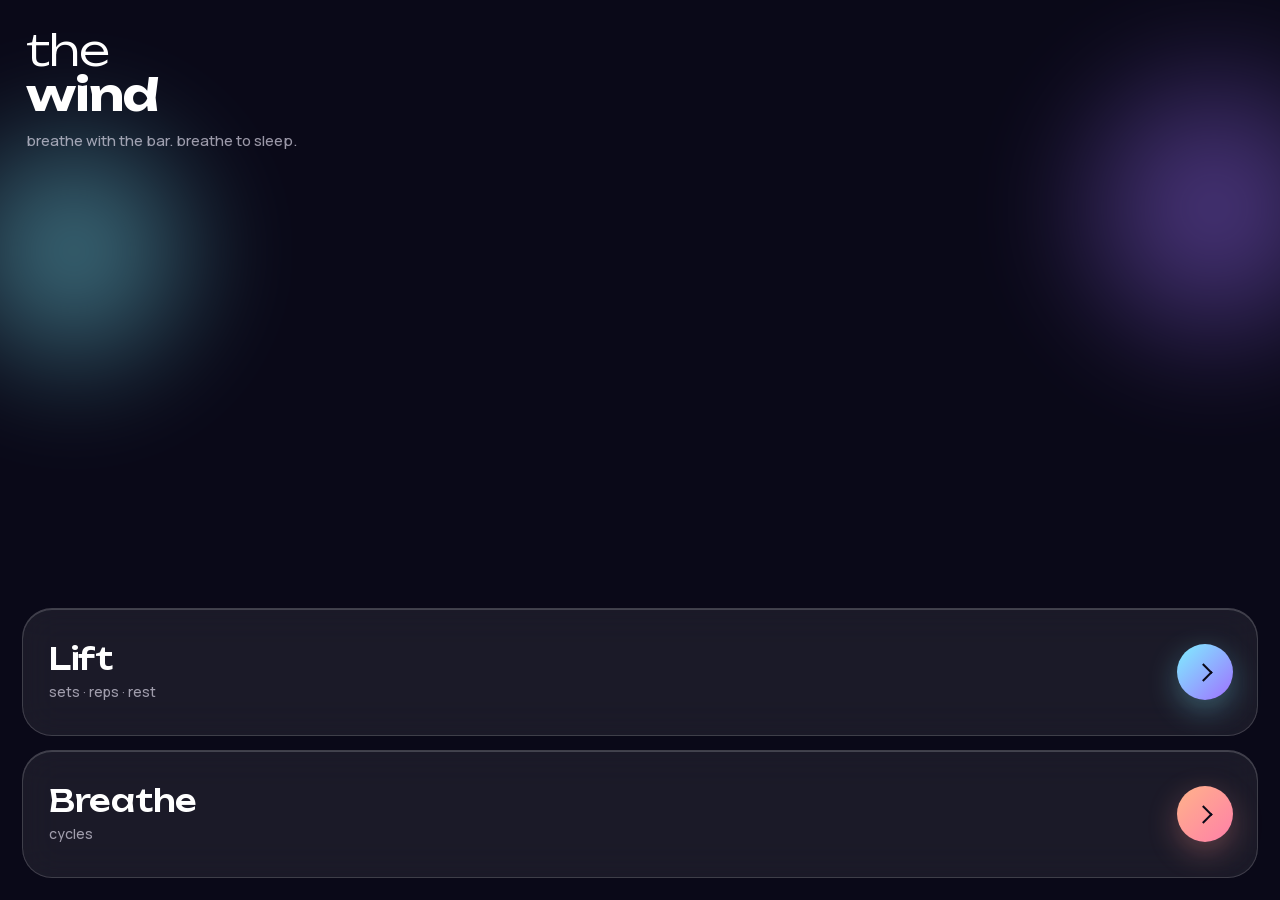
<file: variants/aurora/index.html>
<!doctype html>
<html lang="en">
<head>
<meta charset="utf-8">
<meta name="viewport" content="width=device-width,initial-scale=1,viewport-fit=cover,user-scalable=no,maximum-scale=1">
<meta name="apple-mobile-web-app-capable" content="yes">
<meta name="mobile-web-app-capable" content="yes">
<meta name="apple-mobile-web-app-status-bar-style" content="black-translucent">
<meta name="theme-color" content="#0a0918">
<meta name="apple-mobile-web-app-title" content="The Wind">
<title>The Wind</title>
<link rel="apple-touch-icon" href="icon-180.png">
<link rel="icon" type="image/png" sizes="192x192" href="icon-192.png">
<link rel="icon" type="image/png" sizes="512x512" href="icon-512.png">
<link rel="manifest" href="manifest.webmanifest">
<style>
/* Fonts ship with the app (SIL OFL, see fonts/), so nothing depends on the network. */
@font-face{font-family:'Unbounded';font-style:normal;font-weight:200 900;font-display:swap;src:url(fonts/unbounded.woff2) format('woff2')}
@font-face{font-family:'Manrope';font-style:normal;font-weight:200 800;font-display:swap;src:url(fonts/manrope.woff2) format('woff2')}

:root{
  /* THEME START — Aurora. Every colour in the app comes from this block and the PAL table below */
  --bg:#0a0918; --fg:#f3efff; --mute:rgba(243,239,255,.62); --dim:rgba(243,239,255,.4);
  --line:rgba(255,255,255,.16); --glass:rgba(255,255,255,.07); --glass2:rgba(255,255,255,.12); --glass3:rgba(255,255,255,.18);
  --acc:#7ff0ff; --accA:#7ff0ff66; --acc2:#9f70ff; --warm:#ffb38a; --rose:#ff7fa8; --ink:#0a0918;
  --bi:#7ff0ff; --bh:#9f70ff; --bo:#ffb38a; --be:rgba(255,255,255,.55);
  --disp:'Unbounded','Futura','Century Gothic',sans-serif;   /* the display voice: brand, values, the phase word */
  --body:'Manrope','Avenir Next','Helvetica Neue',-apple-system,system-ui,sans-serif;   /* everything you read or tap */
  /* THEME END */
}
*{box-sizing:border-box}
html,body{margin:0;padding:0;height:100%;background:var(--bg);overflow-x:hidden}
body{font-family:var(--body);font-weight:500;color:var(--fg);font-size:15px;
  -webkit-font-smoothing:antialiased;-webkit-user-select:none;user-select:none;-webkit-touch-callout:none;
  -webkit-tap-highlight-color:transparent;overscroll-behavior:none;touch-action:manipulation}

/* the ground: two drifting lights. They dim while a session runs and take the phase's colour. */
#bg{position:fixed;inset:0;background:var(--bg);z-index:0;overflow:hidden;transition:background-color .5s cubic-bezier(.42,0,.25,1)}
#bg::before,#bg::after{content:"";position:absolute;border-radius:50%;opacity:.5;filter:blur(44px);
  transition:opacity .9s ease,filter 1.4s ease}
#bg::before{left:-96px;top:9%;width:340px;height:340px;background:radial-gradient(circle,#7ff0ff,rgba(127,240,255,0) 70%);animation:drift 17s ease-in-out infinite}
#bg::after{right:-124px;top:2%;width:380px;height:380px;background:radial-gradient(circle,#9f70ff,rgba(159,112,255,0) 70%);animation:drift 23s ease-in-out infinite reverse}
body.run #bg::before,body.run #bg::after{opacity:.16}
body.run[data-phase="hold"] #bg::before{filter:blur(44px) hue-rotate(55deg)}
body.run[data-phase="out"] #bg::before{filter:blur(44px) hue-rotate(190deg)}
body.run[data-phase="out"] #bg::after{filter:blur(44px) hue-rotate(80deg)}
@keyframes drift{0%,100%{transform:translate(0,0) scale(1)}50%{transform:translate(-22px,28px) scale(1.15)}}
#flash{position:fixed;inset:0;z-index:9;pointer-events:none;background:#fff;opacity:0}
#flash.go{animation:fl .5s ease-out}
@keyframes fl{0%{opacity:.12}100%{opacity:0}}

.screen{position:relative;z-index:1;display:none;flex-direction:column;
  min-height:100vh;min-height:100dvh;
  padding:calc(env(safe-area-inset-top) + 22px) calc(env(safe-area-inset-right) + 22px) calc(env(safe-area-inset-bottom) + 22px) calc(env(safe-area-inset-left) + 22px)}
.screen.on{display:flex;animation:screenin .22s ease-out}
@keyframes screenin{from{opacity:0}}

button{font:inherit;color:inherit;background:transparent;border:0;margin:0;padding:0;cursor:pointer}
.btn,.card,.mode{background:var(--glass);border:1px solid var(--line);
  backdrop-filter:blur(18px);-webkit-backdrop-filter:blur(18px);box-shadow:inset 0 1px 0 var(--glass3)}
.btn{display:block;width:100%;min-height:56px;padding:17px 18px;border-radius:26px;color:var(--fg);font-size:16px;font-weight:700;text-align:center}
.btn:active{background:var(--glass2)}
.btn.go{background:linear-gradient(135deg,#7ff0ff,#9f70ff);border:0;color:var(--ink);
  font-family:var(--disp);font-weight:500;font-size:22px;letter-spacing:-.01em;min-height:68px;padding:22px 18px;
  box-shadow:0 14px 40px rgba(127,240,255,.3)}
.btn.ghost{background:transparent;border-color:transparent;color:var(--mute);padding:12px 14px;min-height:44px;font-size:15px;box-shadow:none;
  backdrop-filter:none;-webkit-backdrop-filter:none}
.btn.ghost.small{font-size:14px;margin:2px 0 8px}

/* ---------- mode ---------- */
.top{display:flex;align-items:center;justify-content:space-between;margin-bottom:14px}
.eyebrow{font-size:16px;font-weight:700;color:var(--fg)}
.brand{display:flex;flex-direction:column;gap:12px;padding:6px 4px 0}
.brand .bm{font-family:var(--disp);font-weight:300;font-size:min(11vw,44px);line-height:1.02;letter-spacing:-.02em;color:#fff}
.brand .bm b{font-weight:700}
.brand .bs{font-size:15px;font-weight:500;color:var(--mute);line-height:1.5}
.modes{display:flex;flex-direction:column;gap:14px;margin-top:auto;padding-top:24px}
.mode{position:relative;display:flex;align-items:center;justify-content:space-between;gap:16px;
  min-height:128px;padding:0 24px 0 26px;border-radius:30px;text-align:left}
.mode:active{background:var(--glass2)}
.mode .tx{display:flex;flex-direction:column;gap:7px}
.mode .t{font-family:var(--disp);font-weight:500;font-size:min(7.5vw,30px);line-height:1.05;letter-spacing:-.01em;color:#fff}
.mode .s{font-size:14px;font-weight:500;color:var(--mute)}
.mode .chev{position:relative;flex:none;width:56px;height:56px;border-radius:50%;
  background:linear-gradient(135deg,#7ff0ff,#9f70ff);box-shadow:0 10px 30px rgba(127,240,255,.32)}
.mode.breathe .chev{background:linear-gradient(135deg,#ffb38a,#ff7fa8);box-shadow:0 10px 30px rgba(255,150,140,.32)}
.mode .chev::after{content:"";position:absolute;left:50%;top:50%;width:11px;height:11px;margin:-6px 0 0 -8px;
  border-right:2.4px solid var(--ink);border-top:2.4px solid var(--ink);transform:rotate(45deg)}

/* ---------- setup ---------- */
.card{border-radius:28px;padding:8px 22px 6px;margin-bottom:14px}
.row{display:flex;align-items:center;justify-content:space-between;gap:12px;padding:14px 0;border-bottom:1px solid rgba(255,255,255,.09)}
.row:last-child{border-bottom:0}
.row.stack{flex-direction:column;align-items:stretch;gap:12px}
.row.head{padding:14px 0 0;border-bottom:0}
.row.stack .seg{justify-content:stretch}
.row.stack .seg button{flex:1 1 0;min-width:0;padding:13px 6px;font-size:14px}
/* two label voices: a section title you scan for, and the field label beside a control */
.lbl{font-size:15px;font-weight:500;color:var(--mute)}
.row.head .lbl,.row.stack>.lbl{font-size:18px;font-weight:700;color:var(--fg);letter-spacing:-.01em}
.step{display:flex;align-items:center;gap:4px}
.step button{width:52px;height:52px;border-radius:50%;background:var(--glass2);border:1px solid var(--line);
  font-size:24px;line-height:1;color:var(--fg);display:flex;align-items:center;justify-content:center;touch-action:none}
.step button:active{background:rgba(127,240,255,.22);border-color:var(--acc)}
.step .v{min-width:86px;text-align:center;font-family:var(--disp);font-weight:500;font-size:30px;line-height:1;letter-spacing:-.02em;font-variant-numeric:tabular-nums}
.seg{display:flex;gap:8px;flex-wrap:wrap;justify-content:flex-end}
.seg button{min-height:48px;padding:13px 16px;border-radius:20px;background:var(--glass2);border:1px solid var(--line);
  font-size:14px;font-weight:700;color:var(--mute)}
.seg button.sel{background:linear-gradient(135deg,rgba(127,240,255,.92),rgba(159,112,255,.92));border-color:transparent;color:var(--ink);
  box-shadow:0 8px 22px rgba(127,240,255,.28)}
.row .v.quiet{font-family:var(--disp);font-weight:300;font-size:26px;line-height:1;color:var(--mute);font-variant-numeric:tabular-nums;padding-right:4px}
.adj{display:block;width:100%;text-align:center;min-height:44px;padding:12px 0 10px;font-size:14px;font-weight:700;color:var(--mute);opacity:.7}
.adj.open{opacity:1;color:var(--acc)}
/* a breath drawn to scale: in, hold, out as the phase colours, widths in seconds */
.bbar{display:flex;gap:3px;height:10px;width:100%}
.bbar i{display:block;border-radius:99px;min-width:4px}
.bbar .bi{background:var(--bi)}.bbar .bh{background:var(--bh)}.bbar .bo{background:var(--bo)}
.bbar .be{background:transparent;box-shadow:inset 0 0 0 1.5px var(--be)}
.seg button .bbar{height:6px;margin-top:9px;opacity:.65}
.seg button.sel .bbar{opacity:1}
.seg button.sel .bbar .bi,.seg button.sel .bbar .bh,.seg button.sel .bbar .bo{background:var(--ink);opacity:.75}
.seg button.sel .bbar .be{box-shadow:inset 0 0 0 1.5px var(--ink)}
.counts{display:flex;gap:10px;margin:6px 0 10px}
.cnt{flex:1;background:rgba(10,9,24,.45);border:1px solid var(--line);border-radius:22px;padding:14px 6px;text-align:center}
.cnt .cl{font-size:13px;font-weight:700;color:var(--mute)}
.cnt .cv{font-family:var(--disp);font-weight:500;font-size:26px;line-height:1.05;margin:4px 0 8px;letter-spacing:-.02em}
.cnt .cb{display:flex;gap:6px}
.cnt .cb button{flex:1;height:44px;border-radius:14px;background:var(--glass2);border:1px solid var(--line);font-size:18px;touch-action:none}
.cnt .cb button:active{background:rgba(127,240,255,.22)}
.scroll{overflow-y:auto;-webkit-overflow-scrolling:touch;flex:1 1 auto}
.foot{display:flex;gap:10px;margin-top:14px}
.foot .btn{flex:1}

/* ---------- run ---------- */
#s-run{padding:calc(env(safe-area-inset-top) + 12px) 0 calc(env(safe-area-inset-bottom) + 16px)}
#endbtn{position:absolute;top:calc(env(safe-area-inset-top) + 8px);right:calc(env(safe-area-inset-right) + 14px);
  z-index:4;min-height:44px;padding:12px 18px;font-size:13px;font-weight:700;letter-spacing:.12em;text-transform:uppercase;color:inherit;opacity:.72;
  border:1px solid transparent;border-radius:22px;transition:opacity .2s}
#endbtn.arm{opacity:1;border-color:currentColor;background:#ffffff14}
#rmeta{text-align:center;font-size:13px;font-weight:700;letter-spacing:.12em;text-transform:uppercase;opacity:.7;
  padding:0 86px;height:44px;display:flex;align-items:center;justify-content:center;white-space:nowrap;overflow:hidden;flex:none}
#s-run .mid{flex:1 1 auto;display:flex;flex-direction:column;justify-content:center;align-items:center;gap:min(3vh,22px)}
/* the slot under the orb and the footer keep their height in every state, so the orb never moves */
#below{height:min(17vw,12vh);width:100%;display:flex;align-items:center;justify-content:center}

#ringwrap{position:relative;width:min(86vw,46vh);height:min(86vw,46vh);display:flex;align-items:center;justify-content:center}
#halo{position:absolute;inset:-12%;border-radius:50%;pointer-events:none;
  background:radial-gradient(circle at 50% 50%, var(--acc) 0%, transparent 62%);
  background:radial-gradient(circle at 50% 50%, var(--acc) 0%, color-mix(in srgb, var(--acc) 45%, transparent) 26%, transparent 64%);
  opacity:.1;transform:scale(.6);will-change:transform,opacity;filter:blur(10px)}
/* the orb is the breath: it swells on the inhale, holds full at the track ring, and settles on the exhale */
#orb{position:absolute;inset:0;border-radius:50%;
  background:radial-gradient(circle at 34% 28%,rgba(255,255,255,.42),rgba(255,255,255,0) 58%),linear-gradient(160deg,var(--acc),var(--acc2));
  box-shadow:0 30px 80px var(--accA),inset 0 -22px 60px rgba(10,9,24,.5);transform:scale(.42);will-change:transform;
  transition:background .5s ease}
#ring{position:absolute;inset:0;width:100%;height:100%;transform:rotate(-90deg);display:block}
#ring .track{fill:none;stroke:currentColor;stroke-opacity:.14;stroke-width:1.2}
#ring .glow,#ring .glow2,#ring .glow3,#ring .fill{display:none}
#ringin{position:relative;z-index:2;width:100%;display:flex;flex-direction:column;align-items:center;justify-content:center;gap:6px}
#word span{display:inline-block}
/* one size for IN, HOLD and OUT (set by fitWord); the line box is fixed so the count below never moves */
#word{overflow:visible;font-family:var(--disp);font-weight:600;text-align:center;white-space:nowrap;
  letter-spacing:.02em;width:100%;text-transform:uppercase;text-shadow:0 6px 30px rgba(10,9,24,.45)}
#num{font-family:var(--disp);font-weight:300;font-size:min(9vw,6.5vh);line-height:1;height:1em;text-align:center;opacity:.9;
  font-variant-numeric:tabular-nums}
#dots{display:flex;flex-wrap:wrap;gap:min(2.6vw,12px);justify-content:center;padding:0 26px;min-height:min(4vw,22px)}
#dots i{width:min(3vw,11px);height:min(3vw,11px);border-radius:50%;background:currentColor;opacity:.22;border:0}
#dots i.on{opacity:1;background:#fff}
#dots i.cur{opacity:.85;background:#fff;box-shadow:0 0 10px var(--accA)}
#bar{height:min(2.4vw,12px);border-radius:99px;margin:0 30px;width:calc(100% - 60px);position:relative;overflow:hidden;background:rgba(255,255,255,.14);border:0}
#bar span{display:block;height:100%;border-radius:99px;background:linear-gradient(90deg,var(--acc),var(--acc2));box-shadow:0 0 16px var(--acc)}
#clock{font-family:var(--disp);font-weight:300;font-size:min(15vw,10vh);line-height:1;text-align:center;letter-spacing:-.03em;font-variant-numeric:tabular-nums}
#hint{position:absolute;left:0;right:0;bottom:calc(env(safe-area-inset-bottom) + 100px);text-align:center;font-size:14px;font-weight:600;opacity:.55;padding:0 20px}
#runfoot{padding:0 22px;display:flex;align-items:center;width:100%;height:84px;flex:none}
#runfoot .btn{flex:1;height:60px;display:flex;align-items:center;justify-content:center;padding:0 16px;position:relative;
  border-color:rgba(255,255,255,.22);color:inherit;background:rgba(255,255,255,.08);opacity:.95;font-size:17px}
#runfoot .btn.wide{font-size:18px}
#runfoot .btn:active{background:rgba(255,255,255,.16)}
#runfoot .btn.ready{border-color:var(--acc);color:var(--ink);opacity:1;background:linear-gradient(135deg,var(--acc),var(--acc2));box-shadow:0 12px 34px var(--accA)}
#runfoot .btn.ready::after{content:"";position:absolute;inset:-1px;border-radius:inherit;pointer-events:none;
  box-shadow:0 0 40px var(--accA);opacity:0;animation:readyp 2.4s ease-in-out infinite}
@keyframes readyp{50%{opacity:1}}
@media (prefers-reduced-motion: reduce){
  .screen.on{animation:none}
  #runfoot .btn.ready::after{animation:none;opacity:.5}
  #bg{transition-duration:.15s}
  #bg::before,#bg::after{animation:none}
  #flash.go{animation:none}
}
.hid{display:none !important}
</style>
</head>
<body>
<div id="bg"></div>
<div id="flash"></div>
<audio id="aout" playsinline style="display:none"></audio>

<!-- MODE PICK -->
<section id="s-mode" class="screen">
  <div class="brand"><div class="bm">the<br><b>wind</b></div><div class="bs">breathe with the bar. breathe to sleep.</div></div>
  <div class="modes">
    <button class="mode lift" data-mode="lift"><span class="tx"><span class="t">Lift</span><span class="s">sets · reps · rest</span></span><i class="chev"></i></button>
    <button class="mode breathe" data-mode="breathe"><span class="tx"><span class="t">Breathe</span><span class="s">cycles</span></span><i class="chev"></i></button>
  </div>
</section>

<!-- SETUP -->
<section id="s-setup" class="screen">
  <div class="top"><button class="btn ghost" style="width:auto;padding:10px 16px" data-go="mode">Back</button><span class="eyebrow" id="setup-name">Lift</span></div>
  <div class="scroll">

    <div id="p-lift">
      <div class="card">
        <div class="row stack"><span class="lbl">Cadence</span>
          <div class="seg" id="seg-preset" role="group" aria-label="Cadence">
            <button data-preset="compound"><span>Compound</span><span class="bbar"></span></button>
            <button data-preset="isolation"><span>Isolation</span><span class="bbar"></span></button>
            <button data-preset="hold"><span>Isometric</span><span class="bbar"></span></button>
          </div>
          <div id="tunebox" class="hid">
            <div class="counts">
              <div class="cnt"><div class="cl">In</div><div class="cv" id="v-in">4</div>
                <div class="cb"><button data-s="in:-0.5" aria-label="Less in">−</button><button data-s="in:0.5" aria-label="More in">+</button></div></div>
              <div class="cnt"><div class="cl">Hold</div><div class="cv" id="v-hold">2</div>
                <div class="cb"><button data-s="hold:-0.5" aria-label="Less hold">−</button><button data-s="hold:0.5" aria-label="More hold">+</button></div></div>
              <div class="cnt"><div class="cl">Out</div><div class="cv" id="v-out">6</div>
                <div class="cb"><button data-s="out:-0.5" aria-label="Less out">−</button><button data-s="out:0.5" aria-label="More out">+</button></div></div>
            </div>
            <button class="btn ghost small hid" id="b-tunereset">Reset preset</button>
          </div>
        </div>
        <button class="adj" id="b-tune" aria-expanded="false">Adjust</button>
      </div>
      <div class="card">
        <div class="row head"><span class="lbl">Session</span></div>
        <div class="row" id="row-reps"><span class="lbl">Reps</span>
          <div class="step"><button data-s="reps:-1" aria-label="Fewer reps">−</button><span class="v" id="v-reps">10</span><button data-s="reps:1" aria-label="More reps">+</button></div></div>
        <div class="row hid" id="row-hsec"><span class="lbl">Seconds</span>
          <div class="step"><button data-s="holdSec:-5" aria-label="Fewer seconds">−</button><span class="v" id="v-holdSec">45</span><button data-s="holdSec:5" aria-label="More seconds">+</button></div></div>
        <div class="row"><span class="lbl">Sets</span>
          <div class="step"><button data-s="sets:-1" aria-label="Fewer sets">−</button><span class="v" id="v-sets">4</span><button data-s="sets:1" aria-label="More sets">+</button></div></div>
        <div class="row"><span class="lbl">Rest</span>
          <div class="step"><button data-s="rest:-15" aria-label="Less rest">−</button><span class="v" id="v-rest">3:00</span><button data-s="rest:15" aria-label="More rest">+</button></div></div>
        <div class="row"><span class="lbl">Length</span><span class="v quiet" id="lift-sub"></span></div>
      </div>
      <div class="card">
        <div class="row stack"><span class="lbl">Sound</span>
          <div class="seg sound" data-for="lift" role="group" aria-label="Sound"></div></div>
      </div>
    </div>

    <div id="p-breathe">
      <div class="card">
        <div class="row stack"><span class="lbl">Cadence</span>
          <div class="seg" id="seg-pat" role="group" aria-label="Cadence">
            <button data-pat="478"><span>4 · 7 · 8</span><span class="bbar"></span></button>
            <button data-pat="coh"><span>5.5 · 5.5</span><span class="bbar"></span></button>
            <button data-pat="box"><span>4 · 4 · 4 · 4</span><span class="bbar"></span></button>
          </div></div>
      </div>
      <div class="card">
        <div class="row head"><span class="lbl">Session</span></div>
        <div class="row"><span class="lbl">Cycles</span>
          <div class="step"><button data-s="cycles:-1" aria-label="Fewer cycles">−</button><span class="v" id="v-cycles">8</span><button data-s="cycles:1" aria-label="More cycles">+</button></div></div>
        <div class="row"><span class="lbl">Length</span><span class="v quiet" id="breathe-sub"></span></div>
      </div>
      <div class="card">
        <div class="row stack"><span class="lbl">Sound</span>
          <div class="seg sound" data-for="breathe" role="group" aria-label="Sound"></div></div>
      </div>
    </div>

  </div>
  <div class="foot"><button class="btn go" data-start="1">Start</button></div>
</section>

<!-- RUN -->
<section id="s-run" class="screen">
  <button id="endbtn">End</button>
  <div id="rmeta"></div>
  <div class="mid">
    <div id="ringwrap">
      <div id="halo"></div>
      <div id="orb"></div>
      <svg id="ring" viewBox="-9 -9 118 118" aria-hidden="true">
        <circle class="track" cx="50" cy="50" r="46"/>
        <circle class="glow3" cx="50" cy="50" r="46"/>
        <circle class="glow2" cx="50" cy="50" r="46"/>
        <circle class="glow" cx="50" cy="50" r="46"/>
        <circle class="fill" cx="50" cy="50" r="46"/>
      </svg>
      <div id="ringin">
        <div id="word"><span></span></div>
        <div id="num"></div>
      </div>
    </div>
    <div id="below">
      <div id="clock" class="hid"></div>
      <div id="dots"></div>
      <div id="bar" class="hid"><span></span></div>
    </div>
  </div>
  <div id="hint" class="hid">Tap for sound</div>
  <div id="runfoot">
    <button class="btn wide hid" id="b-next">Start set</button>
    <button class="btn hid" id="b-rest">Rest</button>
    <button class="btn hid" id="b-back">Back</button>
  </div>
</section>

<script>
(function(){
"use strict";

/* ============================ STORAGE ============================ */
var KEY = "bp.v3", LIVE = "bp.live";
var DEF = {
  cfg: {
    last: "lift",
    lift: {preset:"compound", reps:10, sets:4, holdSec:45, sound:"tone",
      tune:{compound:{"in":4, hold:2, out:6, rest:180},
            isolation:{"in":2, hold:0, out:3, rest:90},
            hold:{"in":4, hold:0, out:8, rest:90}}},
    breathe: {cycles:8, pat:"478", sound:"tone"}
  }
};
var PATS = {"478":{"in":4, hold:7, out:8, empty:0},
            coh:{"in":5.5, hold:0, out:5.5, empty:0},
            box:{"in":4, hold:4, out:4, empty:4}};
/* defaults shipped briefly by an earlier build: a stored tune still equal to one of these was never edited, so it follows the real default */
var OLD_TUNE = {compound:[{"in":2, hold:3, out:2}], isolation:[{"in":3, hold:0, out:2}], hold:[{"in":4, hold:0, out:6}]};
var SOUND_OK = {tone:1, breath:1, off:1};
var PRESET_OK = {compound:1, isolation:1, hold:1};
function clone(o){ return JSON.parse(JSON.stringify(o)); }
var DB = clone(DEF);
var carried = null;   /* earlier versions stored usage totals here; kept as-is, never read */

/* old flat lift config (v1/v2) -> preset shape */
function liftToV3(o){
  var out = clone(DEF.cfg.lift);
  if(!o) return out;
  if(o.reps) out.reps = o.reps;
  if(o.sets) out.sets = o.sets;
  if(o.holdSec) out.holdSec = o.holdSec;
  if(o.sound) out.sound = o.sound;
  out.preset = o.holdMode ? "hold" : (o.type === "isolation" ? "isolation" : "compound");
  if(!o.holdMode && o["in"] !== undefined){
    var t = out.tune[out.preset];
    t["in"] = +o["in"] || t["in"];
    t.hold = +o.hold || 0;
    t.out = +o.out || t.out;
    t.rest = +o.rest || t.rest;
  }
  return out;
}
try{
  var raw = JSON.parse(localStorage.getItem(KEY) || "null");
  if(!raw){
    var v2 = JSON.parse(localStorage.getItem("bp.v2") || "null");
    if(!v2){
      var v1 = JSON.parse(localStorage.getItem("bp.v1") || "null");
      if(v1) v2 = {cfg:{lift: v1.cfg && v1.cfg.lift || {}, breathe: v1.cfg && v1.cfg.sleep || {}}, stats: v1.stats};
    }
    if(v2) raw = {cfg:{lift: liftToV3(v2.cfg && v2.cfg.lift), breathe: v2.cfg && v2.cfg.breathe || {}}, stats: v2.stats};
  }
  if(raw && raw.cfg){
    var L = raw.cfg.lift;
    if(L){
      if(L.tune === undefined) L = liftToV3(L);
      ["preset","reps","sets","holdSec","sound"].forEach(function(k){ if(L[k] !== undefined) DB.cfg.lift[k] = L[k]; });
      if(L.tune) for(var pk in DB.cfg.lift.tune){
        var T0 = L.tune[pk];
        if(!T0) continue;
        var stale = (OLD_TUNE[pk] || []).some(function(o){ return +T0["in"] === o["in"] && +T0.hold === o.hold && +T0.out === o.out; });
        for(var tk in DB.cfg.lift.tune[pk]){
          if(T0[tk] === undefined) continue;
          if(stale && tk !== "rest") continue;
          DB.cfg.lift.tune[pk][tk] = +T0[tk];
        }
      }
    }
    if(raw.cfg.breathe) for(var bk in DB.cfg.breathe) if(raw.cfg.breathe[bk] !== undefined) DB.cfg.breathe[bk] = raw.cfg.breathe[bk];
    if(raw.cfg.last === "lift" || raw.cfg.last === "breathe") DB.cfg.last = raw.cfg.last;
  }
  if(raw && raw.stats) carried = raw.stats;
}catch(e){}
/* an early migration could fold the old manual counts into whichever preset was selected;
   a non-compound preset carrying compound's numbers was never a choice, so it returns to its own */
(function(){
  var C = DEF.cfg.lift.tune.compound, T = DB.cfg.lift.tune, pk;
  for(pk in T) if(pk !== "compound" && +T[pk]["in"] === C["in"] && +T[pk].hold === C.hold && +T[pk].out === C.out){
    T[pk]["in"] = DEF.cfg.lift.tune[pk]["in"]; T[pk].hold = DEF.cfg.lift.tune[pk].hold; T[pk].out = DEF.cfg.lift.tune[pk].out;
  }
})();
if(!SOUND_OK[DB.cfg.lift.sound]) DB.cfg.lift.sound = "tone";
if(!SOUND_OK[DB.cfg.breathe.sound]) DB.cfg.breathe.sound = "tone";
if(!PRESET_OK[DB.cfg.lift.preset]) DB.cfg.lift.preset = "compound";
if(!PATS[DB.cfg.breathe.pat]) DB.cfg.breathe.pat = "478";
function save(){
  try{ var o = {cfg:DB.cfg}; if(carried) o.stats = carried; localStorage.setItem(KEY, JSON.stringify(o)); }catch(e){}
}
save();

/* ============================ CLOCK ============================
   The session runs on performance.now(): monotonic, keeps counting through
   an audio interruption or a locked screen. Audio is mapped onto the
   AudioContext clock at the moment each phase is scheduled. */
var A = null;
function nowSec(){ return performance.now()/1000; }
function toCtx(t){ return A.ctx.currentTime + (t - nowSec()); }

/* ============================ AUDIO ============================ */
var scheme = null, audioDead = false, stopT = 0, muted = false;

function easeIO(p){ return p < 0.5 ? 4*p*p*p : 1 - Math.pow(-2*p+2, 3)/2; }
function easeOut(p){ return 1 - Math.pow(1-p, 3); }
function easeIn(p){ return p*p*p; }

function env(param, from, to, at, dur, shape){
  if(!A) return;
  var ctx = A.ctx, now = ctx.currentTime;
  var t0 = at < now ? now : at;
  shape = shape || easeIO;
  try{
    if(param.cancelAndHoldAtTime) param.cancelAndHoldAtTime(t0);
    else param.cancelScheduledValues(t0);
  }catch(e){ try{ param.cancelScheduledValues(t0); }catch(e2){} }
  var start = (at <= now + 0.03) ? param.value : from;
  if(!isFinite(start)) start = from;
  param.setValueAtTime(start, t0);
  var N = 26, i, p;
  for(i=1; i<=N; i++){
    p = i/N;
    param.linearRampToValueAtTime(start + (to-start)*shape(p), t0 + dur*p);
  }
}

function noiseBuffer(ctx, sec, brown){
  var len = Math.floor(ctx.sampleRate * sec);
  var b = ctx.createBuffer(2, len, ctx.sampleRate), c, d, i, w, last;
  for(c=0;c<2;c++){
    d = b.getChannelData(c); last = 0;
    for(i=0;i<len;i++){
      w = Math.random()*2 - 1;
      if(brown){ last = (last + 0.02*w) / 1.02; d[i] = last * 3.6; }
      else d[i] = w;
    }
  }
  return b;
}

function makeIR(ctx, sec){
  var rate = ctx.sampleRate, len = Math.floor(rate * sec);
  var b = ctx.createBuffer(2, len, rate), c, d, i, t, w, last, env2;
  for(c=0;c<2;c++){
    d = b.getChannelData(c); last = 0;
    for(i=0;i<len;i++){
      t = i/len;
      w = Math.random()*2 - 1;
      last = (last + 0.28*w) / 1.28;
      env2 = Math.pow(1-t, 2.6) * (1 - Math.exp(-i/(rate*0.012)));
      d[i] = (last*2.4 + w*0.22) * env2;
    }
  }
  return b;
}

var audioEl = document.getElementById("aout");
/* One second of silence as a real, looping media file. Playing it in a
   media element is what makes iOS treat the app as playing media, so the
   audio session and timers survive a locked screen. The pacer's own sound
   plays through Web Audio into the same session. */
function silentWav(){
  var rate = 8000, n = rate, buf = new Uint8Array(44 + n), i;
  function w32(o,v){ buf[o]=v&255; buf[o+1]=(v>>8)&255; buf[o+2]=(v>>16)&255; buf[o+3]=(v>>24)&255; }
  function w16(o,v){ buf[o]=v&255; buf[o+1]=(v>>8)&255; }
  function str(o,x){ for(var j=0;j<x.length;j++) buf[o+j]=x.charCodeAt(j); }
  str(0,"RIFF"); w32(4,36+n); str(8,"WAVE"); str(12,"fmt "); w32(16,16); w16(20,1); w16(22,1);
  w32(24,rate); w32(28,rate); w16(32,1); w16(34,8); str(36,"data"); w32(40,n);
  for(i=0;i<n;i++) buf[44+i] = 128;
  var out = "", step = 8192;
  for(i=0;i<buf.length;i+=step) out += String.fromCharCode.apply(null, buf.subarray(i, i+step));
  return "data:audio/wav;base64," + btoa(out);
}
function initAudio(){
  if(A) return A;
  var AC = window.AudioContext || window.webkitAudioContext;
  if(!AC){ audioDead = true; return null; }
  try{ if(navigator.audioSession) navigator.audioSession.type = "playback"; }catch(e){}
  var ctx;
  try{ ctx = new AC(); }catch(e){ audioDead = true; return null; }
  var master = ctx.createGain(); master.gain.value = 0.0001;
  var lim = ctx.createDynamicsCompressor();
  try{
    lim.threshold.value = -8; lim.knee.value = 22; lim.ratio.value = 4;
    lim.attack.value = 0.02; lim.release.value = 0.5;
  }catch(e){}
  var roll = ctx.createBiquadFilter(); roll.type = "lowpass"; roll.frequency.value = 4200; roll.Q.value = 0.4;
  var shelf = ctx.createBiquadFilter(); shelf.type = "highshelf"; shelf.frequency.value = 2400; shelf.gain.value = -7;
  roll.connect(shelf); shelf.connect(lim); lim.connect(master);

  master.connect(ctx.destination);
  try{
    audioEl.src = silentWav(); audioEl.loop = true;
    var pr = audioEl.play();
    if(pr && pr.catch) pr.catch(function(){});
  }catch(e){}

  var dryIn = ctx.createGain(); dryIn.gain.value = 1; dryIn.connect(roll);
  var wetIn = ctx.createGain(); wetIn.gain.value = 1;
  var conv = ctx.createConvolver(); conv.normalize = true;
  try{ conv.buffer = makeIR(ctx, 2.8); }catch(e){}
  var wet = ctx.createGain(); wet.gain.value = 0.16;   /* a touch of room, not a wash: dynamics must stay legible */
  wetIn.connect(roll);
  wetIn.connect(conv); conv.connect(wet); wet.connect(roll);

  A = {ctx:ctx, master:master, roll:roll, dryIn:dryIn, wetIn:wetIn, nodes:[], lvl:0.9};
  ctx.onstatechange = function(){
    /* after an interruption the audio clock stood still: drop what was queued, re-queue from where the session is now */
    if(ctx.state === "running" && S.running && scheme) rescheduleFrom(nowSec());
  };
  /* lock-screen controls: pause mutes, play unmutes. The session itself keeps time
     either way; an earbud tap must never end a workout. */
  try{
    if(navigator.mediaSession){
      navigator.mediaSession.playbackState = "playing";
      try{ navigator.mediaSession.setActionHandler("play", function(){ setMuted(false); }); }catch(e){}
      try{ navigator.mediaSession.setActionHandler("pause", function(){ setMuted(true); }); }catch(e){}
    }
  }catch(e){}
  return A;
}
function setMuted(on){
  muted = on;
  if(!A) return;
  var ctx = A.ctx;
  if(!on){ try{ ctx.resume(); audioEl.play(); }catch(e){} }
  env(A.master.gain, A.master.gain.value, on ? 0.0001 : A.lvl, ctx.currentTime, on ? 0.4 : 0.6, easeIO);
  try{ navigator.mediaSession.playbackState = on ? "paused" : "playing"; }catch(e){}
}
function nowPlaying(mode){
  try{ if(window.MediaMetadata && navigator.mediaSession) navigator.mediaSession.metadata = new MediaMetadata({title:"Breath", artist: mode === "breathe" ? "Breathe" : "Lift"}); }catch(e){}
}
function keep(n){ A.nodes.push(n); return n; }

/* ---------- TONE — one steady note, 528 Hz, that never changes pitch,
   in three voices, all soft. IN is a warm, round voice that swells gently.
   HOLD is a hollow voice that breathes slowly in place, like a singing
   bowl beating: the pulse is what makes it unmistakable with eyes closed.
   OUT is a dark voice that settles gently to almost nothing. Nothing is
   bright, nothing starts suddenly. ---------- */
function mkTone(k){
  var ctx = A.ctx;
  var lp = keep(ctx.createBiquadFilter()); lp.type = "lowpass"; lp.frequency.value = 1100; lp.Q.value = 0.3;
  function group(spec){
    var g = keep(ctx.createGain()); g.gain.value = 0.0001;
    for(var i=0;i<spec.length;i++) for(var d=0; d<2; d++){
      var o = ctx.createOscillator(); o.type = spec[i][2] || "sine";
      o.frequency.value = spec[i][0]; o.detune.value = d ? 3 : -3;
      var og = keep(ctx.createGain()); og.gain.value = spec[i][1]*0.5;
      o.connect(og); og.connect(g); o.start(); keep(o);
    }
    g.connect(lp);
    return g;
  }
  var vIn   = group([[528, 0.60, "sine"], [264, 0.22, "sine"]]);         /* warm and round */
  var vHold = group([[528, 0.34, "triangle"], [264, 0.10, "sine"]]);      /* hollow, and it will breathe */
  var vOut  = group([[528, 0.46, "sine"], [264, 0.40, "sine"], [132, 0.16, "sine"]]);   /* dark, settling */
  lp.connect(A.wetIn);
  return {kind:"tone", vIn:vIn, vHold:vHold, vOut:vOut, lp:lp, k:k, st:{i:0.0001, h:0.0001, o:0.0001},
          params:[vIn.gain, vHold.gain, vOut.gain, lp.frequency], gains:[vIn.gain, vHold.gain, vOut.gain]};
}

/* ---------- BREATH — two soft airs at the same loudness. The inhale is
   a rounded, mid air that fills gently. The exhale is a darker, broader
   air that settles. Neither hisses, neither starts suddenly; both peaks
   are set to the same measured level. The hold is silence. ---------- */
function mkBreath(k){
  var ctx = A.ctx;
  var src = keep(ctx.createBufferSource()); src.buffer = noiseBuffer(ctx, 5, true); src.loop = true;
  var bpI = keep(ctx.createBiquadFilter()); bpI.type = "bandpass"; bpI.frequency.value = 1100; bpI.Q.value = 0.9;
  var lpI = keep(ctx.createBiquadFilter()); lpI.type = "lowpass"; lpI.frequency.value = 2400;   /* a lid on the hiss */
  var gI  = keep(ctx.createGain()); gI.gain.value = 0.0001;
  var bpO = keep(ctx.createBiquadFilter()); bpO.type = "bandpass"; bpO.frequency.value = 420; bpO.Q.value = 0.8;
  var lpO = keep(ctx.createBiquadFilter()); lpO.type = "lowpass"; lpO.frequency.value = 1600;
  var gO  = keep(ctx.createGain()); gO.gain.value = 0.0001;
  src.connect(bpI); bpI.connect(lpI); lpI.connect(gI); gI.connect(A.dryIn);
  src.connect(bpO); bpO.connect(lpO); lpO.connect(gO); gO.connect(A.dryIn);
  src.start();
  return {kind:"breath", gI:gI, gO:gO, bpI:bpI, bpO:bpO, lpO:lpO, k:k, st:{i:0.0001, o:0.0001},
          params:[gI.gain, gO.gain, bpI.frequency, bpO.frequency, lpO.frequency], gains:[gI.gain, gO.gain]};
}

function makeScheme(name, dim){
  if(!A) return null;
  var k = dim ? 0.7 : 1;
  A.roll.frequency.value = dim ? 2600 : 4200;
  if(name === "tone")   return mkTone(k);
  if(name === "breath") return mkBreath(k);
  return null;
}
function schemeCancel(atCtx){
  if(!scheme) return;
  for(var i=0;i<scheme.params.length;i++){
    var p = scheme.params[i];
    try{ if(p.cancelAndHoldAtTime) p.cancelAndHoldAtTime(atCtx); else p.cancelScheduledValues(atCtx); }catch(e){}
  }
}

/* Phase design. Every boundary is audible within a fifth of a second.
   IN grows from quiet to full. HOLD is the same note, softer and still
   (breath: silent). OUT begins full and falls away, audible to the last
   moment. GET SET is three soft pulses. `st` carries the level each
   phase leaves behind so phases can be queued seconds ahead. */
var Z = 0.0001;
function schemePhase(kind, at, dur){
  if(!scheme || !A) return;
  var s = scheme, k = s.k, g = Math.max(dur, 0.35), st = s.st, i, n, t, from;

  if(s.kind === "tone"){
    if(kind === "in"){
      env(s.vIn.gain, st.i, 0.10*k, at, 0.25, easeIO);                    /* arrives softly, but at once... */
      env(s.vIn.gain, 0.10*k, 0.30*k, at + 0.25, Math.max(g - 0.25, 0.15), easeIO);   /* ...then swells, gently, to a modest top */
      env(s.vHold.gain, st.h, Z, at, 0.3, easeIO);
      env(s.vOut.gain, st.o, Z, at, 0.3, easeIO);
      env(s.lp.frequency, 1000, 1500, at, g, easeIO);                     /* opens a little; never bright */
      st.i = 0.30*k; st.h = Z; st.o = Z;
    }else if(kind === "hold"){
      /* the hollow voice breathes in place: a slow sway between two soft levels,
         about one cycle a second, never to silence. A bowl beating, not a beep. */
      var lo = 0.07*k, hi = 0.15*k, half = 0.55, tt = at, lev = st.h, up = true;   /* about half the level of IN and OUT */
      env(s.vIn.gain, st.i, Z, at, 0.3, easeIO);
      env(s.vOut.gain, st.o, Z, at, 0.3, easeIO);
      env(s.lp.frequency, 900, 900, at, 0.3, easeIO);                     /* darker than IN */
      env(s.vHold.gain, lev, hi, tt, 0.3, easeIO); tt += 0.3; lev = hi; up = false;
      while(tt < at + g - 0.05){
        var seg = Math.min(half, at + g - tt);
        env(s.vHold.gain, lev, up ? hi : lo, tt, seg, easeIO);
        lev = up ? hi : lo; up = !up; tt += seg;
      }
      st.h = lev; st.i = Z; st.o = Z;
    }else if(kind === "out"){
      env(s.vOut.gain, st.o, 0.28*k, at, 0.3, easeIO);                    /* rises into the exhale, no jolt... */
      env(s.vOut.gain, 0.28*k, 0.02*k, at + 0.3, Math.max(g - 0.3, 0.15), easeIO);   /* ...then settles to almost nothing */
      env(s.vIn.gain, st.i, Z, at, 0.3, easeIO);
      env(s.vHold.gain, st.h, Z, at, 0.3, easeIO);
      env(s.lp.frequency, 1100, 600, at, g, easeIO);                      /* darkening as it settles */
      st.o = 0.02*k; st.i = Z; st.h = Z;
    }else if(kind === "getset"){
      env(s.vIn.gain, st.i, Z, at, 0.2, easeIO); env(s.vOut.gain, st.o, Z, at, 0.2, easeIO);
      env(s.lp.frequency, 900, 900, at, 0.05, easeIO);
      n = Math.min(3, Math.floor(dur + 0.001)); from = st.h;
      for(i=0;i<n;i++){
        t = at + dur - n + i;
        env(s.vHold.gain, from, 0.18*k, t, 0.25, easeIO);                 /* three soft hollow swells */
        env(s.vHold.gain, 0.18*k, Z, t + 0.25, 0.6, easeIO);
        from = Z;
      }
      if(!n) env(s.vHold.gain, st.h, Z, at, 0.3, easeIO);
      st.i = st.h = st.o = Z;
    }else{                                                                 /* empty / pause / ready: silence */
      env(s.vIn.gain, st.i, Z, at, 0.3, easeIO); env(s.vHold.gain, st.h, Z, at, 0.3, easeIO); env(s.vOut.gain, st.o, Z, at, 0.3, easeIO);
      st.i = st.h = st.o = Z;
    }
  }

  if(s.kind === "breath"){
    /* measured on the filters above (RMS of the same brown noise): the in chain sits at
       0.077 at unity and the out chain at 0.112, so these two peaks are the same loudness */
    var topI = 1.02*k, topO = 0.70*k;
    if(kind === "in"){
      env(s.gI.gain, st.i, topI*0.3, at, 0.3, easeIO);             /* arrives softly, at once... */
      env(s.gI.gain, topI*0.3, topI, at + 0.3, Math.max(g*0.7 - 0.3, 0.15), easeIO);   /* ...fills gently to the top */
      env(s.gI.gain, topI, topI*0.8, at + g*0.7, g*0.3, easeIO);   /* and rests there, a little easier */
      env(s.gO.gain, st.o, Z, at, 0.3, easeIO);
      env(s.bpI.frequency, 900, 1300, at, g, easeIO);               /* opens a little; never bright */
      st.i = topI*0.8; st.o = Z;
    }else if(kind === "out"){
      env(s.gO.gain, st.o, topO, at, 0.3, easeIO);                 /* releases softly, no jolt... */
      env(s.gO.gain, topO, topO*0.08, at + 0.3, Math.max(g - 0.3, 0.15), easeIO);   /* ...and settles over the whole exhale */
      env(s.gI.gain, st.i, Z, at, 0.3, easeIO);
      env(s.bpO.frequency, 500, 350, at, g, easeIO);                /* darkening as it settles */
      env(s.lpO.frequency, 1600, 900, at, g, easeIO);
      st.o = topO*0.08; st.i = Z;
    }else if(kind === "getset"){
      env(s.gI.gain, st.i, Z, at, 0.25, easeIO);
      env(s.bpO.frequency, 450, 450, at, 0.05, easeIO); env(s.lpO.frequency, 1400, 1400, at, 0.05, easeIO);
      n = Math.min(3, Math.floor(dur + 0.001)); from = st.o;
      for(i=0;i<n;i++){
        t = at + dur - n + i;
        env(s.gO.gain, from, 0.4*topO, t, 0.25, easeIO);           /* three soft swells of air */
        env(s.gO.gain, 0.4*topO, Z, t + 0.25, 0.6, easeIO);
        from = Z;
      }
      if(!n) env(s.gO.gain, st.o, Z, at, 0.3, easeIO);
      st.i = st.o = Z;
    }else{                                                          /* hold / empty / pause / ready: silence */
      env(s.gI.gain, st.i, Z, at, 0.25, easeIO); env(s.gO.gain, st.o, Z, at, 0.25, easeIO);
      st.i = st.o = Z;
    }
  }
}

function audioStart(mode, sound){
  if(sound === "off"){ audioStop(); return; }
  initAudio();
  if(!A) return;
  if(stopT){ clearTimeout(stopT); stopT = 0; }
  if(A.ctx.state !== "running"){ try{ A.ctx.resume(); }catch(e){} }
  try{ audioEl.play(); }catch(e){}
  teardownScheme();
  scheme = makeScheme(sound, mode === "breathe");
  A.lvl = mode === "breathe" ? 0.62 : 0.92;
  muted = false;
  env(A.master.gain, 0.0001, A.lvl, A.ctx.currentTime + 0.02, 1.0, easeOut);
  nowPlaying(mode);
  try{ if(navigator.mediaSession) navigator.mediaSession.playbackState = "playing"; }catch(e){}
}
/* the old scheme fades out over 40 ms before its sources stop, so a sound
   cut mid-session never clicks; every node it made leaves the graph */
function teardownScheme(){
  if(!A) return;
  var t = A.ctx.currentTime, nodes = A.nodes, i;
  if(scheme) for(i=0;i<scheme.gains.length;i++){
    var gp = scheme.gains[i];
    try{ gp.cancelScheduledValues(t); gp.setValueAtTime(gp.value, t); gp.linearRampToValueAtTime(0.0001, t + 0.04); }catch(e){}
  }
  A.nodes = []; scheme = null;
  setTimeout(function(){
    for(var j=0;j<nodes.length;j++){ try{ if(nodes[j].stop) nodes[j].stop(); }catch(e){} try{ nodes[j].disconnect(); }catch(e){} }
  }, 120);
}
function audioStop(fade){
  if(!A) return;
  var t = A.ctx.currentTime;
  fade = fade || 1.2;
  env(A.master.gain, A.master.gain.value, 0.0001, t, fade, easeIn);
  if(stopT) clearTimeout(stopT);
  stopT = setTimeout(function(){ stopT = 0; if(!S.running) teardownScheme(); }, fade*1000 + 300);
  try{ if(navigator.mediaSession) navigator.mediaSession.playbackState = "paused"; }catch(e){}
}

/* ============================ WAKE LOCK ============================ */
var wl = null;
function wake(on){
  try{
    if(on){
      if("wakeLock" in navigator && !wl){
        navigator.wakeLock.request("screen").then(function(l){
          wl = l; l.addEventListener("release", function(){ wl = null; });
        }, function(){ wl = null; });
      }
    }else if(wl){ wl.release(); wl = null; }
  }catch(e){ wl = null; }
}
document.addEventListener("visibilitychange", function(){
  if(document.visibilityState === "visible" && S.running){
    wake(true);
    if(A && A.ctx.state !== "running"){ try{ A.ctx.resume(); }catch(e){} }
    try{ audioEl.play(); }catch(e){}
    pump();
  }
});

/* ============================ SESSION ============================ */
var LOOK = 5.0;        /* seconds of audio queued ahead of the clock: more than any timer throttle */
var INF = 1e9;         /* an open-ended step: READY waits for a tap, DONE waits for nothing */
var S = {running:false, mode:"lift", sound:"tone", steps:[], idx:0, stepStart:0, schedIdx:-1,
         reps:10, sets:4, restDur:180, holdMode:0, holdSec:45};
var ivl = 0, resumeTries = 0;

function ph(kind, dur, stage, setNo, rep){
  return {k:kind, dur:dur, stage:stage, set:setNo, rep:rep};
}
function pushCycle(arr, c, stage, setNo, rep){
  var order = ["in","hold","out","empty"], i, k;
  for(i=0;i<order.length;i++){ k = order[i]; if(c[k] > 0) arr.push(ph(k, c[k], stage, setNo, rep)); }
}
function trimTo(arr, from, total){
  var acc = 0, i;
  for(i=from; i<arr.length; i++){
    if(acc + arr[i].dur >= total - 0.001){
      arr[i].dur = Math.max(total - acc, 0);
      arr.length = i + 1;
      if(arr[arr.length-1].dur < 0.4 && arr.length > from + 1) arr.length = arr.length - 1;
      return;
    }
    acc += arr[i].dur;
  }
}
/* Recovery breathing. The lifter is still panting when the set ends, so the
   first breaths are short and each is a little longer than the last, settling
   at coherent 5.5 / 5.5 by the fifth breath. Whole breaths only, fitted to the
   rest exactly, so the rest always ends on a finished exhale. */
function restSteps(seconds, stage, setNo){
  var out = [], ph_ = [], n = Math.min(5, Math.floor(seconds / 11)), i, sum = 0;
  for(i=0;i<n;i++){ var d = n === 1 ? 4 : 3 + 2*i/(n-1); ph_.push(d); sum += 2*d; }
  var rem = seconds - sum;
  if(rem >= 11){ var m = Math.max(1, Math.round(rem / 11)), each = rem / (2*m); for(i=0;i<m;i++) ph_.push(each); }
  else if(ph_.length){ var f = seconds / sum; for(i=0;i<ph_.length;i++) ph_[i] *= f; }
  else ph_.push(seconds / 2);
  for(i=0;i<ph_.length;i++){ out.push(ph("in", ph_[i], stage, setNo, 0)); out.push(ph("out", ph_[i], stage, setNo, 0)); }
  return out;
}

function buildSteps(){
  var st = [], c = DB.cfg, i, s, r;
  if(S.mode === "lift"){
    var T = c.lift.tune[c.lift.preset];
    var counts = {"in":+T["in"], hold:+T.hold, out:+T.out, empty:0};
    for(s=1; s<=S.sets; s++){
      st.push(ph("getset", 3, "getset", s, 0));
      var mark = st.length;
      if(S.holdMode){
        var cyc = counts["in"] + counts.hold + counts.out;
        var reps = Math.ceil(S.holdSec / cyc) + 1;
        for(r=1; r<=reps; r++) pushCycle(st, counts, "set", s, r);
        trimTo(st, mark, S.holdSec);
      }else{
        for(r=1; r<=S.reps; r++) pushCycle(st, counts, "set", s, r);
      }
      if(s < S.sets){
        st.push(ph("pause", 2, "rest", s, 0));                    /* a breath of silence: the set is over */
        if(S.restDur > 2){
          var rest = restSteps(S.restDur - 2, "rest", s);
          for(i=0;i<rest.length;i++) st.push(rest[i]);
        }
        st.push(ph("ready", INF, "rest", s, 0));                  /* rest is up; the next set waits for a tap */
      }
    }
  }else{
    var cc = PATS[c.breathe.pat] || PATS["478"];
    st.push(ph("pause", 1.5, "lead", 0, 0));                       /* a still beat for the hand to settle; no countdown */
    for(r=1; r<=S.reps; r++) pushCycle(st, cc, "set", 1, r);     /* then it begins on the first inhale */
  }
  st.push(ph("done", INF, "done", 0, 0));
  return st;
}

function startSession(mode){
  if(S.running) return;
  var c = DB.cfg;
  S.mode = mode;
  S.sound = c[mode].sound;
  if(mode === "lift"){
    S.reps = c.lift.reps; S.sets = c.lift.sets;
    S.restDur = c.lift.tune[c.lift.preset].rest;
    S.holdMode = c.lift.preset === "hold" ? 1 : 0; S.holdSec = c.lift.holdSec;
  }else{
    S.reps = c.breathe.cycles; S.sets = 1; S.holdMode = 0; S.restDur = 0;
  }
  S.steps = buildSteps();
  S.idx = 0; S.schedIdx = -1;
  S.stepStart = nowSec() + 0.15;
  S.running = true;
  audioStart(mode, S.sound);
  beginRun();
  persist();
}
function beginRun(){
  lastWord = lastNum = lastClock = lastMeta = lastBg = null; lastDots = -1;
  buildDots();
  elBarIn.style.width = "0%";
  disarmEnd();
  show("run");
  wake(true);
  if(!ivl) ivl = setInterval(pump, 200);
  pump();
}

/* advances the session clock; runs from the frame loop and from the interval,
   so the session keeps time even when frames stop */
function advance(now){
  if(!S.running) return;
  var guard = 0, moved = false;
  while(S.idx < S.steps.length - 1 && now >= S.stepStart + S.steps[S.idx].dur && guard++ < 20000){
    S.stepStart += S.steps[S.idx].dur;
    S.idx++;
    moved = true;
  }
  if(moved) persist();
  if(S.steps[S.idx] && S.steps[S.idx].k === "done") endSession(true);
}
function pump(){
  var now = nowSec();
  advance(now);
  if(!S.running || !A || !scheme) return;
  if(A.ctx.state !== "running"){
    if(++resumeTries % 5 === 1){ try{ A.ctx.resume(); }catch(e){} }
    return;
  }
  scheduleAhead(now);
}

function endSession(natural){
  if(!S.running) return;
  S.running = false;
  if(ivl){ clearInterval(ivl); ivl = 0; }
  persist();
  audioStop(natural && S.mode === "breathe" ? 3.5 : 1.2);
  wake(false);
  disarmEnd();
  if(!natural){ show("setup"); }
  else{ paint("done"); }
}

function startTimeOf(j){
  var t = S.stepStart, k;
  for(k = S.idx; k < j; k++) t += S.steps[k].dur;
  return t;
}
function scheduleAhead(now){
  if(!A || !scheme || A.ctx.state !== "running") return;
  var guard = 0;
  while(S.schedIdx < S.steps.length - 1 && guard++ < 60){
    var j = S.schedIdx + 1, t = startTimeOf(j), stp = S.steps[j];
    if(t > now + LOOK) break;
    var at = t, dur = stp.dur;
    if(at + dur <= now && stp.k !== "done"){ S.schedIdx = j; continue; }   /* already over: nothing to play */
    if(at < now){ dur = dur - (now - at); at = now; }                      /* under way: play the remainder */
    if(stp.k === "done") env(A.master.gain, A.lvl, 0.0001, toCtx(at + 0.005), S.mode === "breathe" ? 3.5 : 1.5, easeIn);
    else schemePhase(stp.k, toCtx(at + 0.005), dur);
    S.schedIdx = j;
  }
}
function rescheduleFrom(now){
  if(A && scheme){ try{ schemeCancel(A.ctx.currentTime); }catch(e){} }
  S.schedIdx = S.idx - 1;
  scheduleAhead(now);
}

/* re-anchor the current step to this instant and re-queue its sound */
function reanchor(){
  S.stepStart = nowSec();
  lastBg = null; lastDots = -1;
  rescheduleFrom(S.stepStart);
  persist();
}
/* drop the steps before j and begin j now */
function skipTo(j){
  if(j > S.idx){ S.steps.splice(S.idx, j - S.idx); packedOf = null; }
  reanchor();
}
function endSet(){                                    /* REST / FINISH: the set is over now */
  var st = S.steps[S.idx];
  if(!S.running || !st || st.stage !== "set") return;
  var j = S.idx;
  while(j < S.steps.length && S.steps[j].stage === "set" && S.steps[j].set === st.set) j++;
  skipTo(j);
}
function startSet(){                                  /* START SET: done resting */
  var st = S.steps[S.idx];
  if(!S.running || !st || st.stage !== "rest") return;
  var j = S.idx;
  while(j < S.steps.length && S.steps[j].stage === "rest" && S.steps[j].set === st.set) j++;
  skipTo(j);
}
/* a tap on the pacer means one thing: "I am breathing in now" */
function syncTap(){
  var st = S.steps[S.idx];
  if(!S.running || !st || st.stage === "rest" || st.k === "done") return;
  if(st.k === "in"){ reanchor(); return true; }
  for(var j = S.idx + 1; j < S.steps.length; j++){
    var q = S.steps[j];
    if(q.stage === "rest" || q.k === "done") break;
    if(q.k === "in"){ skipTo(j); return true; }
  }
  return false;
}

/* ---- a live session survives a reload: iOS drops backgrounded web pages freely ---- */
var packed = null, packedOf = null;
function packSteps(){
  if(packedOf !== S.steps || !packed){
    packed = []; packedOf = S.steps;
    for(var i=0;i<S.steps.length;i++){ var q = S.steps[i]; packed.push([q.k, q.dur, q.stage, q.set, q.rep]); }
  }
  return packed;
}
function persist(){
  try{
    if(!S.running){ localStorage.removeItem(LIVE); return; }
    localStorage.setItem(LIVE, JSON.stringify({
      mode:S.mode, sound:S.sound, reps:S.reps, sets:S.sets, restDur:S.restDur, holdMode:S.holdMode, holdSec:S.holdSec,
      steps:packSteps(), idx:S.idx, at: Date.now() - (nowSec() - S.stepStart)*1000
    }));
  }catch(e){}
}
function restore(){
  var r = null;
  try{ r = JSON.parse(localStorage.getItem(LIVE) || "null"); }catch(e){}
  if(!r || !(r.mode === "lift" || r.mode === "breathe") || !r.steps || !r.steps.length) return false;
  var ok = true, i, steps = [];
  for(i=0;i<r.steps.length;i++){
    var q = r.steps[i];
    if(!q || typeof q[0] !== "string" || typeof q[1] !== "number" || !(q[1] >= 0)){ ok = false; break; }
    steps.push(ph(q[0], q[1], q[2], q[3], q[4]));
  }
  var elapsed = (Date.now() - (+r.at || 0))/1000;
  if(!ok || !(elapsed > -5 && elapsed < 6*3600)){ try{ localStorage.removeItem(LIVE); }catch(e){} return false; }
  S.mode = r.mode; S.sound = SOUND_OK[r.sound] ? r.sound : "tone";
  S.reps = +r.reps || 1; S.sets = +r.sets || 1; S.restDur = +r.restDur || 0;
  S.holdMode = r.holdMode ? 1 : 0; S.holdSec = +r.holdSec || 45;
  S.steps = steps; S.idx = Math.min(Math.max(r.idx|0, 0), S.steps.length - 1);
  S.stepStart = nowSec() - Math.max(0, elapsed); S.schedIdx = S.idx - 1;
  var now = nowSec(), guard = 0;
  while(S.idx < S.steps.length - 1 && now >= S.stepStart + S.steps[S.idx].dur && guard++ < 20000){ S.stepStart += S.steps[S.idx].dur; S.idx++; }
  var cur = S.steps[S.idx];
  if(cur.k === "done" || (cur.k === "ready" && now - S.stepStart > 20*60)){ try{ localStorage.removeItem(LIVE); }catch(e){} return false; }
  S.running = true;
  DB.cfg.last = S.mode; save();
  beginRun();
  persist();
  return true;
}
/* sound needs a touch after a reload; the first tap anywhere on the pacer provides it */
function ensureAudio(){
  if(!S.running || S.sound === "off" || scheme || audioDead) return;
  audioStart(S.mode, S.sound);
  if(scheme) rescheduleFrom(nowSec());
}

/* ============================ RENDER ============================ */
/* [bg, text, accent] per phase. One palette for both modes: deep blue filling,
   old gold holding, terracotta emptying. No green anywhere. Nothing bright;
   nothing that spikes. */
var PAL = {"in":["#0d1130", "#ffffff", "#7ff0ff"], hold:["#171043", "#ffffff", "#9f70ff"],
           out:["#23101c", "#fff0e6", "#ffb38a"], empty:["#07060f", "#8d86a8", "#3a3352"],
           getset:["#0a0918", "#f3efff", "#7ff0ff"], ready:["#0a0918", "#f3efff", "#7ff0ff"],
           pause:["#07060f", "#8d86a8", "#3a3352"], done:["#0a0918", "#f3efff", "#7ff0ff"]};
var BG0 = (getComputedStyle(document.documentElement).getPropertyValue("--bg") || "#120c07").trim();
var elBg = document.getElementById("bg"), elWord = document.getElementById("word"),
    elWordI = document.getElementById("word").firstElementChild,
    elNum = document.getElementById("num"), elDots = document.getElementById("dots"),
    elBar = document.getElementById("bar"), elBarIn = elBar.firstElementChild,
    elClock = document.getElementById("clock"), elMeta = document.getElementById("rmeta"),
    elHint = document.getElementById("hint"),
    bNext = document.getElementById("b-next"), bRest = document.getElementById("b-rest"),
    bBack = document.getElementById("b-back"), elRun = document.getElementById("s-run"),
    elEnd = document.getElementById("endbtn"),
    elRingWrap = document.getElementById("ringwrap"),
    elRingFill = document.querySelector("#ring .fill"), elRingGlow = document.querySelector("#ring .glow"),
    elRingGlow2 = document.querySelector("#ring .glow2"), elRingGlow3 = document.querySelector("#ring .glow3"), elHalo = document.getElementById("halo"),
    elOrb = document.getElementById("orb"), elWbar = document.querySelector("#wbar span");
var CIRC = 2 * Math.PI * 46;
elRingFill.style.strokeDasharray = elRingGlow.style.strokeDasharray = elRingGlow2.style.strokeDasharray = elRingGlow3.style.strokeDasharray = CIRC;
elRingFill.style.strokeDashoffset = elRingGlow.style.strokeDashoffset = elRingGlow2.style.strokeDashoffset = elRingGlow3.style.strokeDashoffset = CIRC;
var lastWord = null, lastNum = null, lastClock = null, lastMeta = null, lastBg = null, lastDots = -1,
    lastRestLbl = null, lastHint = null, lastReady = null;

var lastHalo = -1;
function setRing(p){                       /* p: 0 empty .. 1 full */
  p = Math.max(0, Math.min(1, p));
  elRingFill.style.strokeDashoffset = elRingGlow.style.strokeDashoffset = elRingGlow2.style.strokeDashoffset = elRingGlow3.style.strokeDashoffset = CIRC * (1 - p);
  if(elOrb) elOrb.style.transform = "scale(" + (0.42 + 0.36*p).toFixed(4) + ")";
  if(elWbar) elWbar.style.width = (p*100).toFixed(2) + "%";
  /* the halo: a soft disc of the phase colour that swells with the lungs, for the corner of the eye */
  var h = Math.round(p * 200) / 200;
  if(h !== lastHalo){
    elHalo.style.transform = "scale(" + (0.6 + 0.55*h).toFixed(3) + ")";
    elHalo.style.opacity = (0.44*h).toFixed(3);
    lastHalo = h;
  }
}
function buildDots(){
  elDots.innerHTML = "";
  if(S.holdMode) return;
  var n = S.reps;
  if(n > 30) return;
  for(var i=0;i<n;i++) elDots.appendChild(document.createElement("i"));
  lastDots = -1;
}
function fmtClock(s){
  s = Math.max(0, Math.ceil(s));
  var m = Math.floor(s/60), r = s % 60;
  return m + ":" + (r < 10 ? "0" : "") + r;
}
function fmtUp(s){
  s = Math.max(0, Math.floor(s));
  var m = Math.floor(s/60), r = s % 60;
  return "+" + m + ":" + (r < 10 ? "0" : "") + r;
}
var lastPhase = null;
function paint(kind){
  if(kind !== lastPhase){ document.body.setAttribute("data-phase", kind); lastPhase = kind; }   /* the faces animate against this */
  var p = PAL[kind] || PAL.done;
  if(lastBg !== p[0]){
    elBg.style.backgroundColor = p[0];
    elRun.style.color = p[1];
    elRun.style.setProperty("--acc", p[2]);
    elRun.style.setProperty("--accA", p[2] + "66");
    lastBg = p[0];
  }
}
var WORDFIT = {ref:"HOLD", lh:1.15, avail:0.66, w:0.21, h:0.145};
function fitTo(txt, size, avail){
  elWordI.textContent = txt;
  elWord.style.fontSize = size + "px";
  var wd = elWordI.offsetWidth, pass = 0;
  while(wd > avail && wd > 0 && pass++ < 3){
    size = size * (avail / wd);
    elWord.style.fontSize = size + "px";
    wd = elWordI.offsetWidth;
  }
  return size;
}
/* One size for IN, HOLD and OUT, fitted to the widest of them, so the word never
   changes size between phases; the line box is fixed to it so nothing below moves.
   Longer transitional words (GET SET, READY) shrink to fit inside that same box. */
function fitWord(w){
  var avail = elRingWrap.clientWidth * WORDFIT.avail;
  if(!w || avail < 60) return;
  var base = Math.min(window.innerWidth*WORDFIT.w, window.innerHeight*WORDFIT.h);
  var ref = fitTo(WORDFIT.ref, base, avail);
  elWord.style.lineHeight = (ref * WORDFIT.lh).toFixed(2) + "px";
  fitTo(w, ref, avail);
}
function txt(el, v, cache){ if(cache !== v) el.textContent = v; return v; }
function vis(el, on){ el.classList.toggle("hid", !on); }

var WORDS = {"in":"IN", hold:"HOLD", out:"OUT", empty:"HOLD", getset:"GET SET", ready:"READY", pause:"", done:"DONE"};

function render(now){
  var st = S.steps[S.idx];
  if(!st) return;
  var open = st.dur >= INF;
  var rem = open ? 0 : Math.max(0, S.stepStart + st.dur - now);
  var frac = (!open && st.dur > 0) ? Math.max(0, Math.min(1, (now - S.stepStart) / st.dur)) : 0;

  paint(st.k);

  /* the circle: fills on IN, stays full on HOLD, unfills on OUT, empty on the empty hold */
  if(st.k === "in") setRing(frac);
  else if(st.k === "hold") setRing(1);
  else if(st.k === "out") setRing(1 - frac);
  else if(st.k === "empty" || st.k === "pause") setRing(0);
  else if(st.k === "getset") setRing(0);          /* empty: the first inhale fills it */
  else setRing(1);

  var word = WORDS[st.k] || "";
  if(word !== lastWord) fitWord(word);
  lastWord = txt(elWordI, word, lastWord);

  if(st.k === "done"){
    lastNum = txt(elNum, "", lastNum);
    vis(elClock, false); vis(elBar, false); vis(elDots, false); vis(elHint, false);
    lastMeta = txt(elMeta, "", lastMeta);
    vis(bNext, false); vis(bRest, false); vis(bBack, true); vis(elEnd, false);
    return;
  }
  vis(elEnd, true);

  var counted = st.k === "in" || st.k === "hold" || st.k === "out" || st.k === "empty" || st.k === "getset";
  var shown = Math.min(Math.ceil(rem - 0.001), Math.ceil(st.dur));
  lastNum = txt(elNum, counted ? String(shown || 1) : "", lastNum);

  var wantHint = S.sound !== "off" && !scheme && !audioDead && S.running;
  if(wantHint !== lastHint){ vis(elHint, wantHint); lastHint = wantHint; }

  var isRest = st.stage === "rest";
  var isSet  = st.stage === "set";

  if(isRest){
    var left, i;
    if(st.k === "ready") left = -(now - S.stepStart);
    else{
      left = rem;
      for(i = S.idx + 1; i < S.steps.length && S.steps[i].stage === "rest" && S.steps[i].set === st.set && S.steps[i].k !== "ready"; i++) left += S.steps[i].dur;
    }
    vis(elClock, true);
    lastClock = txt(elClock, left >= 0 ? fmtClock(left) : fmtUp(-left), lastClock);
    vis(elDots, false); vis(elBar, false);
    lastMeta = txt(elMeta, "REST · SET " + (st.set + 1) + "/" + S.sets + " NEXT", lastMeta);
    vis(bNext, true); vis(bRest, false); vis(bBack, false);
    var rdy = st.k === "ready";
    if(rdy !== lastReady){ bNext.classList.toggle("ready", rdy); lastReady = rdy; }
  }else{
    vis(elClock, false);
    vis(bNext, false); vis(bBack, false);
    if(lastReady !== null){ bNext.classList.remove("ready"); lastReady = null; }
    var showRest = isSet && S.mode === "lift";
    vis(bRest, showRest);
    if(showRest){
      var lbl = st.set === S.sets ? "Finish" : "Rest";
      lastRestLbl = txt(bRest, lbl, lastRestLbl);
    }
    if(S.holdMode && isSet){
      vis(elBar, true); vis(elDots, false);
      var pr = holdProgress(now, st);
      elBarIn.style.width = (100 * Math.min(1, pr / S.holdSec)).toFixed(1) + "%";
      lastMeta = txt(elMeta, "SET " + st.set + "/" + S.sets + " · " + Math.ceil(S.holdSec - pr) + "S", lastMeta);
    }else{
      vis(elBar, false); vis(elDots, true);
      var rp = isSet ? st.rep : 0;
      if(rp !== lastDots){
        var kids = elDots.children;
        for(var d=0; d<kids.length; d++) kids[d].className = d < rp - 1 ? "on" : (d === rp - 1 ? "cur" : "");
        lastDots = rp;
      }
      if(S.mode === "breathe") lastMeta = txt(elMeta, isSet ? ("CYCLE " + st.rep + "/" + S.reps) : "", lastMeta);
      else lastMeta = txt(elMeta, "SET " + st.set + "/" + S.sets + (isSet ? " · " + st.rep + "/" + S.reps : ""), lastMeta);
    }
  }
}
function holdProgress(now, st){
  var elapsed = 0, i;
  for(i=0;i<S.idx;i++) if(S.steps[i].stage === "set" && S.steps[i].set === st.set) elapsed += S.steps[i].dur;
  elapsed += Math.min(now - S.stepStart, st.dur);
  return Math.max(0, Math.min(elapsed, S.holdSec));
}

/* ============================ LOOP ============================ */
var raf = 0;
function tick(){
  raf = 0;
  if(!elRun.classList.contains("on")) return;
  var now = nowSec();
  advance(now);
  if(S.running && A && scheme && A.ctx.state === "running") scheduleAhead(now);
  render(now);
  if(S.running) raf = requestAnimationFrame(tick);   /* DONE is painted once, then the loop rests */
}

/* ============================ UI ============================ */
var SOUNDS = [["tone","Tone"],["breath","Breath"],["off","Off"]];
function initSoundPickers(){
  var els = document.querySelectorAll(".seg.sound");
  for(var i=0;i<els.length;i++){
    var m = els[i].getAttribute("data-for"), html = "";
    for(var j=0;j<SOUNDS.length;j++) html += '<button data-sound="'+m+':'+SOUNDS[j][0]+'">'+SOUNDS[j][1]+'</button>';
    els[i].innerHTML = html;
  }
}
function fmtN(v){ return (Math.round(v*10)/10).toString(); }
function bbar(c){
  var h = "", keys = [["in","bi"],["hold","bh"],["out","bo"],["empty","be"]];
  for(var i=0;i<keys.length;i++){ var v = +c[keys[i][0]]; if(v > 0) h += '<i class="'+keys[i][1]+'" style="flex:'+v+'"></i>'; }
  return h;
}
function sel(list, attr, val){
  for(var i=0;i<list.length;i++){
    var on = list[i].getAttribute(attr) === val;
    list[i].classList.toggle("sel", on);
    list[i].setAttribute("aria-pressed", on ? "true" : "false");
  }
}
function tuneIsDefault(){
  var T = DB.cfg.lift.tune[DB.cfg.lift.preset], D = DEF.cfg.lift.tune[DB.cfg.lift.preset];
  for(var k in D) if(+T[k] !== D[k]) return false;
  return true;
}
function refresh(){
  var L = DB.cfg.lift, P = DB.cfg.breathe, T = L.tune[L.preset], i;
  var mode = DB.cfg.last, isHold = L.preset === "hold";
  document.getElementById("setup-name").textContent = mode === "lift" ? "Lift" : "Breathe";
  vis(document.getElementById("p-lift"), mode === "lift");
  vis(document.getElementById("p-breathe"), mode === "breathe");

  document.getElementById("v-reps").textContent = L.reps;
  document.getElementById("v-sets").textContent = L.sets;
  document.getElementById("v-holdSec").textContent = L.holdSec;
  document.getElementById("v-in").textContent = fmtN(T["in"]);
  document.getElementById("v-hold").textContent = fmtN(T.hold);
  document.getElementById("v-out").textContent = fmtN(T.out);
  document.getElementById("v-rest").textContent = fmtClock(T.rest);
  vis(document.getElementById("row-reps"), !isHold);
  vis(document.getElementById("row-hsec"), isHold);
  var cyc = +T["in"] + +T.hold + +T.out, work = isHold ? L.holdSec : L.reps * cyc;
  document.getElementById("lift-sub").textContent = fmtClock(L.sets * (3 + work) + (L.sets - 1) * (+T.rest));
  vis(document.getElementById("b-tunereset"), !tuneIsDefault());
  var pres = document.querySelectorAll("#seg-preset button");
  for(i=0;i<pres.length;i++){ var tp = L.tune[pres[i].getAttribute("data-preset")]; pres[i].querySelector(".bbar").innerHTML = bbar({"in":tp["in"], hold:tp.hold, out:tp.out, empty:0}); }
  sel(pres, "data-preset", L.preset);

  document.getElementById("v-cycles").textContent = P.cycles;
  var pats = document.querySelectorAll("#seg-pat button");
  for(i=0;i<pats.length;i++){ var pb = pats[i].querySelector(".bbar"); if(pb && !pb.firstChild) pb.innerHTML = bbar(PATS[pats[i].getAttribute("data-pat")]); }
  sel(pats, "data-pat", P.pat);
  var cc = PATS[P.pat], total = P.cycles * (cc["in"] + cc.hold + cc.out + cc.empty);
  document.getElementById("breathe-sub").textContent = fmtClock(total);

  var snd = document.querySelectorAll("[data-sound]");
  for(i=0;i<snd.length;i++){
    var parts = snd[i].getAttribute("data-sound").split(":"), on = DB.cfg[parts[0]].sound === parts[1];
    snd[i].classList.toggle("sel", on);
    snd[i].setAttribute("aria-pressed", on ? "true" : "false");
  }
}

var LIM = {reps:[1,60,1], sets:[1,20,1], holdSec:[5,300,5], "in":[0.5,20,0.5], hold:[0,20,0.5],
           out:[0.5,20,0.5], rest:[0,900,15], cycles:[1,40,1]};
function bump(key, delta){
  var target = (key === "cycles") ? DB.cfg.breathe
             : (key === "in" || key === "hold" || key === "out" || key === "rest")
               ? DB.cfg.lift.tune[DB.cfg.lift.preset]
               : DB.cfg.lift;
  var lim = LIM[key];
  if(!lim) return;
  var v = (+target[key]) + delta;
  v = Math.round(v*10)/10;
  if(v < lim[0]) v = lim[0];
  if(v > lim[1]) v = lim[1];
  target[key] = v;
  save(); refresh();
}

function show(id){
  var ids = ["mode","setup","run"];
  for(var i=0;i<ids.length;i++) document.getElementById("s-"+ids[i]).classList.toggle("on", ids[i] === id);
  document.body.classList.toggle("run", id === "run");
  if(id !== "run"){
    elBg.style.backgroundColor = BG0;
    lastBg = BG0;
    if(id === "setup") refresh();
  }else if(!raf){ raf = requestAnimationFrame(tick); }
}

/* ---- END asks once: a mis-tap in set three must not cost the session ---- */
var endArm = 0;
function disarmEnd(){
  if(endArm){ clearTimeout(endArm); endArm = 0; }
  elEnd.classList.remove("arm");
  elEnd.textContent = "End";
}
elEnd.addEventListener("click", function(e){
  e.stopPropagation();
  if(!S.running) return;
  if(endArm){ endSession(false); return; }
  elEnd.classList.add("arm");
  elEnd.textContent = "End?";
  endArm = setTimeout(disarmEnd, 2600);
});

/* ---- events ---- */
document.addEventListener("click", function(ev){
  var t = ev.target.closest ? ev.target.closest("[data-go],[data-mode],[data-s],[data-preset],[data-pat],[data-sound],[data-start]") : null;
  if(!t) return;
  var v;
  if((v = t.getAttribute("data-go"))){ if(S.running) return; show(v); return; }
  if((v = t.getAttribute("data-mode"))){ if(S.running) return; DB.cfg.last = v; save(); show("setup"); return; }
  if((v = t.getAttribute("data-s"))){
    if(held){ held = false; return; }               /* the press-and-hold already stepped */
    var p = v.split(":"); bump(p[0], parseFloat(p[1])); return;
  }
  if((v = t.getAttribute("data-preset"))){ DB.cfg.lift.preset = v; save(); refresh(); return; }
  if((v = t.getAttribute("data-pat"))){ DB.cfg.breathe.pat = v; save(); refresh(); return; }
  if((v = t.getAttribute("data-sound"))){ var q = v.split(":"); DB.cfg[q[0]].sound = q[1]; save(); refresh(); return; }
  if(t.hasAttribute("data-start")){ startSession(DB.cfg.last); return; }
});

/* steppers repeat while held: ten reps to twenty is one press, not ten taps */
var held = false, repT = 0, repI = 0;
function stopRepeat(){ if(repT){ clearTimeout(repT); repT = 0; } if(repI){ clearInterval(repI); repI = 0; } }
document.addEventListener("pointerdown", function(ev){
  var b = ev.target.closest && ev.target.closest("[data-s]");
  if(!b) return;
  var p = b.getAttribute("data-s").split(":"), key = p[0], d = parseFloat(p[1]);
  stopRepeat(); held = false;
  try{ b.setPointerCapture(ev.pointerId); }catch(e){}
  repT = setTimeout(function(){
    held = true; bump(key, d);
    repI = setInterval(function(){ bump(key, d); }, 110);
  }, 420);
});
document.addEventListener("pointerup", stopRepeat);
document.addEventListener("pointercancel", stopRepeat);
document.addEventListener("contextmenu", function(e){ if(e.target.closest && e.target.closest("[data-s]")) e.preventDefault(); });

bNext.addEventListener("click", function(e){ e.stopPropagation(); startSet(); });
bRest.addEventListener("click", function(e){ e.stopPropagation(); endSet(); });
bBack.addEventListener("click", function(e){ e.stopPropagation(); show("mode"); });

var tuneBtn = document.getElementById("b-tune"), tuneBox = document.getElementById("tunebox");
tuneBtn.addEventListener("click", function(){
  var open = tuneBox.classList.toggle("hid") === false;
  tuneBtn.classList.toggle("open", open);
  tuneBtn.setAttribute("aria-expanded", open ? "true" : "false");
});
document.getElementById("b-tunereset").addEventListener("click", function(){
  DB.cfg.lift.tune[DB.cfg.lift.preset] = clone(DEF.cfg.lift.tune[DB.cfg.lift.preset]);
  save(); refresh();
});

/* sync tap: the inhale starts now */
var elFlash = document.getElementById("flash");
elRun.addEventListener("pointerdown", function(ev){
  if(!S.running) return;
  ensureAudio();
  if(muted) setMuted(false);
  if(A && A.ctx.state !== "running"){ try{ A.ctx.resume(); }catch(e){} }
  if(ev.target.closest && ev.target.closest("button")) return;
  if(syncTap()){
    elFlash.classList.remove("go");
    void elFlash.offsetWidth;
    elFlash.classList.add("go");
  }
});

document.addEventListener("gesturestart", function(e){ e.preventDefault(); });
document.addEventListener("dblclick", function(e){ e.preventDefault(); });

/* refit the giant word once the real face has loaded */
try{ if(document.fonts && document.fonts.ready) document.fonts.ready.then(function(){ lastWord = null; }); }catch(e){}

/* ---- boot ---- */
initSoundPickers();
refresh();
if(!restore()) show("mode");
if("serviceWorker" in navigator){
  try{
    navigator.serviceWorker.register("./sw.js").catch(function(){});
    /* when a new version takes over while nothing is happening, pick it up now rather than next launch */
    var hadCtl = !!navigator.serviceWorker.controller;
    navigator.serviceWorker.addEventListener("controllerchange", function(){
      if(hadCtl && !S.running && document.getElementById("s-mode").classList.contains("on")) location.reload();
      hadCtl = true;
    });
  }catch(e){}
}

window.BP = {S:S, DB:DB, now:nowSec, build:buildSteps, advance:advance, sync:syncTap, audio:function(){ return A; }, scheme:function(){ return scheme; }};

})();
</script>
</body>
</html>
</file>
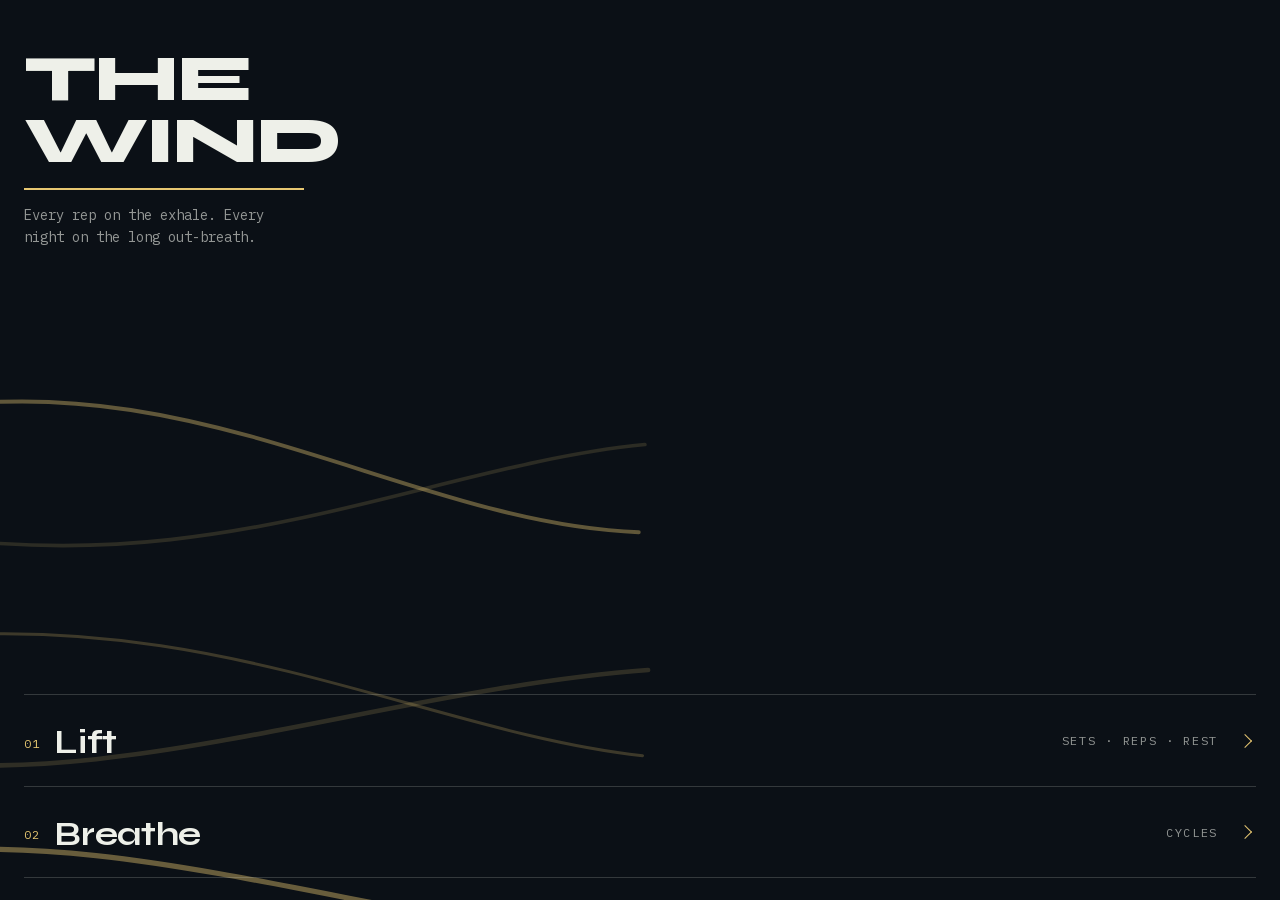
<file: variants/slipstream/index.html>
<!doctype html>
<html lang="en">
<head>
<meta charset="utf-8">
<meta name="viewport" content="width=device-width,initial-scale=1,viewport-fit=cover,user-scalable=no,maximum-scale=1">
<meta name="apple-mobile-web-app-capable" content="yes">
<meta name="mobile-web-app-capable" content="yes">
<meta name="apple-mobile-web-app-status-bar-style" content="black-translucent">
<meta name="theme-color" content="#0b1016">
<meta name="apple-mobile-web-app-title" content="The Wind">
<title>The Wind</title>
<link rel="apple-touch-icon" href="icon-180.png">
<link rel="icon" type="image/png" sizes="192x192" href="icon-192.png">
<link rel="icon" type="image/png" sizes="512x512" href="icon-512.png">
<link rel="manifest" href="manifest.webmanifest">
<style>
/* Fonts ship with the app (SIL OFL, see fonts/), so nothing depends on the network. */
@font-face{font-family:'Syne';font-style:normal;font-weight:400 800;font-display:swap;src:url(fonts/syne.woff2) format('woff2')}
@font-face{font-family:'IBM Plex Mono';font-style:normal;font-weight:400;font-display:swap;src:url(fonts/plexmono-400.woff2) format('woff2')}
@font-face{font-family:'IBM Plex Mono';font-style:normal;font-weight:500;font-display:swap;src:url(fonts/plexmono-500.woff2) format('woff2')}

:root{
  /* THEME START — Slipstream. Every colour in the app comes from this block and the PAL table below */
  --bg:#0b1016; --fg:#eef0e9; --mute:rgba(238,240,233,.6); --dim:rgba(238,240,233,.38);
  --line:rgba(238,240,233,.18); --lineA:rgba(238,240,233,.1); --panel:rgba(16,23,31,.8); --panel2:rgba(238,240,233,.09);
  --acc:#e8c872; --accA:#e8c87266; --acc2:#c9a24d; --ink:#0b1016;
  --bi:#e8c872; --bh:#eef0e9; --bo:#d99b5a; --be:rgba(238,240,233,.55);
  --disp:'Syne','Futura','Gill Sans',sans-serif;                 /* headlines, titles, the phase word, values */
  --body:'IBM Plex Mono','SF Mono',Menlo,monospace;              /* labels, readouts, buttons */
  /* THEME END */
}
*{box-sizing:border-box}
html,body{margin:0;padding:0;height:100%;background:var(--bg);overflow-x:hidden}
body{font-family:var(--body);font-weight:400;color:var(--fg);font-size:14px;
  -webkit-font-smoothing:antialiased;-webkit-user-select:none;user-select:none;-webkit-touch-callout:none;
  -webkit-tap-highlight-color:transparent;overscroll-behavior:none;touch-action:manipulation}

#bg{position:fixed;inset:0;background:var(--bg);z-index:0;overflow:hidden;transition:background-color .5s cubic-bezier(.42,0,.25,1)}
/* THE WIND. Two sets of gold lines: one flows left to right, one flows back. At rest a breeze
   runs both ways. During a session they follow the lungs: the inhale draws the air in fast,
   the hold is still, the exhale lets it flow back out, slower. Crossfades, never jumps. */
#wind{position:fixed;inset:0;z-index:0;pointer-events:none}
#wind path{fill:none;stroke:var(--acc);stroke-linecap:round;stroke-dasharray:240 660}
#wind g{transition:opacity .8s ease}
#wind .wa path{animation:flow 5s linear infinite}
#wind .wb path{animation:flow 8s linear infinite reverse}
#wind .wa{opacity:.7}#wind .wb{opacity:.3}
body.run #wind .wa{opacity:.28}body.run #wind .wb{opacity:.16}
body.run[data-phase="in"] #wind .wa{opacity:.95}body.run[data-phase="in"] #wind .wb{opacity:0}
body.run[data-phase="hold"] #wind .wa,body.run[data-phase="hold"] #wind .wb{opacity:.1}
body.run[data-phase="out"] #wind .wb{opacity:.9}body.run[data-phase="out"] #wind .wa{opacity:0}
@keyframes flow{from{stroke-dashoffset:900}to{stroke-dashoffset:0}}
#flash{position:fixed;inset:0;z-index:9;pointer-events:none;background:#fff;opacity:0}
#flash.go{animation:fl .5s ease-out}
@keyframes fl{0%{opacity:.12}100%{opacity:0}}

.screen{position:relative;z-index:1;display:none;flex-direction:column;
  min-height:100vh;min-height:100dvh;
  padding:calc(env(safe-area-inset-top) + 20px) calc(env(safe-area-inset-right) + 24px) calc(env(safe-area-inset-bottom) + 22px) calc(env(safe-area-inset-left) + 24px)}
.screen.on{display:flex;animation:screenin .22s ease-out}
@keyframes screenin{from{opacity:0}}

button{font:inherit;color:inherit;background:transparent;border:0;margin:0;padding:0;cursor:pointer}
.btn{display:block;width:100%;min-height:56px;padding:18px 16px;border:1px solid var(--line);border-radius:0;background:var(--panel);color:var(--fg);
  font-size:13px;font-weight:500;letter-spacing:.18em;text-transform:uppercase;text-align:center}
.btn:active{background:var(--panel2)}
.btn.go{background:var(--acc);border-color:var(--acc);color:var(--ink);font-family:var(--disp);font-weight:700;
  font-size:min(9vw,34px);letter-spacing:.02em;min-height:68px;padding:18px 16px;line-height:1}
.btn.ghost{background:transparent;border-color:transparent;color:var(--mute);padding:12px 12px;min-height:44px;font-size:12px;letter-spacing:.2em}
.btn.ghost.small{font-size:11px;margin:2px 0 8px}

/* ---------- mode ---------- */
.top{display:flex;align-items:center;justify-content:space-between;margin-bottom:14px}
.eyebrow{font-family:var(--disp);font-weight:700;font-size:16px;letter-spacing:.06em;text-transform:uppercase;color:var(--fg)}
/* the name blows in: the two lines arrive from the left, then the rule and the line beneath */
.brand{display:flex;flex-direction:column;gap:16px;padding-top:28px}
.brand .bm{font-family:var(--disp);font-weight:800;font-size:min(16.5vw,66px);line-height:.94;letter-spacing:-.03em;text-transform:uppercase;color:var(--fg)}
.brand .bs{font-size:14px;line-height:1.6;color:var(--mute);max-width:280px;border-top:2px solid var(--acc);padding-top:14px}
.screen.on .brand .bm{animation:blowin .8s cubic-bezier(.2,.8,.2,1) both}
.screen.on .brand .bs{animation:blowin .8s cubic-bezier(.2,.8,.2,1) .12s both}
.screen.on .mode:nth-child(1){animation:blowin .7s cubic-bezier(.2,.8,.2,1) .2s both}
.screen.on .mode:nth-child(2){animation:blowin .7s cubic-bezier(.2,.8,.2,1) .3s both}
@keyframes blowin{from{opacity:0;transform:translateX(-28px)}to{opacity:1;transform:none}}
.modes{display:flex;flex-direction:column;margin-top:auto;padding-top:24px}
.mode{position:relative;display:flex;align-items:center;gap:14px;min-height:92px;padding:0 6px 0 0;
  background:transparent;border:0;border-top:1px solid var(--line);border-radius:0;text-align:left}
.modes .mode:last-child{border-bottom:1px solid var(--line)}
.mode:active{background:var(--panel2)}
.mode .n{font-size:12px;color:var(--acc);letter-spacing:.1em;padding-top:5px}
.mode .t{font-family:var(--disp);font-weight:700;font-size:min(9vw,34px);line-height:1;letter-spacing:-.01em;padding-top:3px}
.mode .s{margin-left:auto;font-size:12px;letter-spacing:.14em;color:var(--mute);text-transform:uppercase}
.mode .chev{flex:none;width:10px;height:10px;border-right:1.6px solid var(--acc);border-top:1.6px solid var(--acc);transform:rotate(45deg);margin-left:8px}

/* ---------- setup ---------- */
.card{background:var(--panel);border:1px solid var(--line);border-radius:0;padding:6px 20px 4px;margin-bottom:14px}
.row{display:flex;align-items:center;justify-content:space-between;gap:12px;padding:14px 0;border-bottom:1px solid var(--lineA)}
.row:last-child{border-bottom:0}
.row.stack{flex-direction:column;align-items:stretch;gap:12px}
.row.head{padding:14px 0 0;border-bottom:0}
.row.stack .seg{justify-content:stretch}
.row.stack .seg button{flex:1 1 0;min-width:0;padding:13px 2px;font-size:11px;letter-spacing:.02em}
/* two label voices: a section title in the headline face, and a mono field label beside a control */
.lbl{font-size:13px;letter-spacing:.12em;color:var(--mute);text-transform:uppercase}
.row.head .lbl,.row.stack>.lbl{font-family:var(--disp);font-weight:700;font-size:18px;letter-spacing:.04em;color:var(--fg)}
.step{display:flex;align-items:center;gap:2px}
.step button{width:52px;height:52px;border:1px solid var(--line);border-radius:0;background:var(--panel2);
  font-size:24px;line-height:1;color:var(--fg);display:flex;align-items:center;justify-content:center;touch-action:none}
.step button:active{background:rgba(232,200,114,.18);border-color:var(--acc)}
.step .v{min-width:86px;text-align:center;font-family:var(--disp);font-weight:700;font-size:32px;line-height:1;letter-spacing:-.02em;font-variant-numeric:tabular-nums}
.seg{display:flex;gap:6px;flex-wrap:wrap;justify-content:flex-end}
.seg button{min-height:48px;padding:13px 14px;border:1px solid var(--line);border-radius:0;background:var(--panel2);
  font-size:12px;font-weight:500;letter-spacing:.06em;color:var(--mute);text-transform:uppercase}
.seg button.sel{background:var(--acc);border-color:var(--acc);color:var(--ink)}
.row .v.quiet{font-family:var(--disp);font-weight:500;font-size:26px;line-height:1;color:var(--mute);font-variant-numeric:tabular-nums;padding-right:4px}
.adj{display:block;width:100%;text-align:center;min-height:44px;padding:12px 0 10px;font-size:12px;letter-spacing:.24em;text-transform:uppercase;color:var(--mute);opacity:.7}
.adj.open{opacity:1;color:var(--acc)}
/* a breath drawn to scale: in, hold, out as the phase colours, widths in seconds */
.bbar{display:flex;gap:3px;height:8px;width:100%}
.bbar i{display:block;border-radius:0;min-width:4px}
.bbar .bi{background:var(--bi)}.bbar .bh{background:var(--bh)}.bbar .bo{background:var(--bo)}
.bbar .be{background:transparent;box-shadow:inset 0 0 0 1.5px var(--be)}
.seg button .bbar{height:4px;margin-top:10px;opacity:.65}
.seg button.sel .bbar{opacity:1}
.seg button.sel .bbar .bi,.seg button.sel .bbar .bh,.seg button.sel .bbar .bo{background:var(--ink);opacity:.8}
.seg button.sel .bbar .be{box-shadow:inset 0 0 0 1.5px var(--ink)}
.counts{display:flex;gap:8px;margin:6px 0 10px}
.cnt{flex:1;background:rgba(11,16,22,.6);border:1px solid var(--line);border-radius:0;padding:14px 6px;text-align:center}
.cnt .cl{font-size:12px;letter-spacing:.14em;color:var(--mute);text-transform:uppercase}
.cnt .cv{font-family:var(--disp);font-weight:700;font-size:28px;line-height:1.05;margin:4px 0 8px;letter-spacing:-.02em}
.cnt .cb{display:flex;gap:4px}
.cnt .cb button{flex:1;height:44px;border:1px solid var(--line);border-radius:0;background:var(--panel2);font-size:18px;touch-action:none}
.cnt .cb button:active{background:rgba(232,200,114,.18)}
.scroll{overflow-y:auto;-webkit-overflow-scrolling:touch;flex:1 1 auto}
.foot{display:flex;gap:10px;margin-top:14px}
.foot .btn{flex:1}

/* ---------- run ---------- */
#s-run{padding:calc(env(safe-area-inset-top) + 10px) 0 calc(env(safe-area-inset-bottom) + 16px)}
#endbtn{position:absolute;top:calc(env(safe-area-inset-top) + 6px);right:calc(env(safe-area-inset-right) + 12px);
  z-index:4;min-height:44px;padding:12px 14px;font-size:12px;letter-spacing:.2em;color:inherit;opacity:.65;text-transform:uppercase;
  border:1px solid transparent;border-radius:0;transition:opacity .2s}
#endbtn.arm{opacity:1;border-color:currentColor;background:#ffffff14}
#rmeta{text-align:center;font-size:12px;letter-spacing:.18em;opacity:.7;text-transform:uppercase;
  padding:0 84px;height:44px;display:flex;align-items:center;justify-content:center;white-space:nowrap;overflow:hidden;flex:none}
#s-run .mid{flex:1 1 auto;display:flex;flex-direction:column;justify-content:center;align-items:stretch;gap:min(3.4vh,26px);padding:0 24px}
/* the slot under the rule keeps its height in every state, so the word never moves */
#below{height:min(17vw,12vh);width:100%;display:flex;align-items:center;justify-content:flex-start}

#ringwrap{position:relative;width:100%;height:auto;display:flex;flex-direction:column;gap:20px}
#halo,#ring{display:none}
#ringin{position:relative;display:flex;flex-direction:column;align-items:flex-start;gap:2px}
#word span{display:inline-block}
/* one size for IN, HOLD and OUT (set by fitWord); the line box is fixed so nothing below shifts.
   The word arrives on the wind: in from the left on the inhale, out to the right on the exhale, still on the hold. */
#word{overflow:visible;font-family:var(--disp);font-weight:800;text-align:left;white-space:nowrap;letter-spacing:-.04em;width:100%;text-transform:uppercase}
body[data-phase="in"] #word span{animation:gustL .7s cubic-bezier(.2,.8,.2,1) both}
body[data-phase="out"] #word span{animation:gustR .7s cubic-bezier(.2,.8,.2,1) both}
body[data-phase="hold"] #word span{animation:settle .5s ease-out both}
@keyframes gustL{from{opacity:0;transform:translateX(-22px)}to{opacity:1;transform:none}}
@keyframes gustR{from{opacity:0;transform:translateX(22px)}to{opacity:1;transform:none}}
@keyframes settle{from{opacity:.6;transform:scale(.985)}to{opacity:1;transform:none}}
#num{font-family:var(--disp);font-weight:500;font-size:min(11vw,7vh);line-height:1;height:1em;text-align:left;color:var(--acc);
  font-variant-numeric:tabular-nums;padding-left:2px}
/* the rule is the breath: it fills on the inhale, holds full, and empties on the exhale; a gust runs along it */
#wbar{height:3px;background:rgba(238,240,233,.14);position:relative;overflow:hidden}
#wbar span{display:block;height:100%;width:0;background:var(--acc);box-shadow:0 0 12px var(--acc);position:relative;overflow:hidden}
#wbar span::after{content:"";position:absolute;top:0;bottom:0;left:-40%;width:40%;
  background:linear-gradient(90deg,transparent,rgba(255,255,255,.8),transparent);animation:sweep 1.6s linear infinite}
@keyframes sweep{to{left:140%}}
#dots{display:flex;gap:6px;width:100%;min-height:3px;padding:0}
#dots i{flex:1 1 0;height:3px;border-radius:0;border:0;background:currentColor;opacity:.18}
#dots i.on{opacity:1;background:var(--acc)}
#dots i.cur{opacity:1;background:var(--fg)}
#bar{height:min(2vw,10px);border:1px solid var(--line);border-radius:0;background:transparent;overflow:hidden;width:100%;margin:0;position:relative}
#bar span{display:block;height:100%;background:var(--acc);box-shadow:0 0 12px var(--acc)}
#clock{font-family:var(--disp);font-weight:800;font-size:min(18vw,12vh);line-height:1;text-align:left;letter-spacing:-.04em;font-variant-numeric:tabular-nums}
#hint{position:absolute;left:0;right:0;bottom:calc(env(safe-area-inset-bottom) + 98px);text-align:center;font-size:11px;letter-spacing:.24em;text-transform:uppercase;opacity:.5;padding:0 20px}
#runfoot{padding:0 24px;display:flex;align-items:center;width:100%;height:80px;flex:none}
#runfoot .btn{flex:1;height:60px;display:flex;align-items:center;justify-content:center;padding:0 16px;position:relative;
  border-color:currentColor;color:inherit;background:transparent;opacity:.9}
#runfoot .btn.wide{font-family:var(--disp);font-weight:700;font-size:min(7.5vw,28px);letter-spacing:.02em;line-height:1;padding-top:3px}
#runfoot .btn:active{background:rgba(238,240,233,.1)}
#runfoot .btn.ready{border-color:var(--acc);color:var(--ink);background:var(--acc);opacity:1;box-shadow:0 0 12px var(--accA)}
#runfoot .btn.ready::after{content:"";position:absolute;inset:-1px;border-radius:inherit;pointer-events:none;
  box-shadow:0 0 34px var(--accA);opacity:0;animation:readyp 2.4s ease-in-out infinite}
@keyframes readyp{50%{opacity:1}}
@media (prefers-reduced-motion: reduce){
  .screen.on,.screen.on .brand .bm,.screen.on .brand .bs,.screen.on .mode{animation:none}
  #runfoot .btn.ready::after{animation:none;opacity:.5}
  #bg{transition-duration:.15s}
  #wind path,#word span,#wbar span::after{animation:none}
  #flash.go{animation:none}
}
.hid{display:none !important}
</style>
</head>
<body>
<div id="bg"></div>
<svg id="wind" viewBox="0 0 390 844" preserveAspectRatio="none" aria-hidden="true">
  <g class="wa">
    <path d="M-40 128 C 80 98, 160 198, 260 148 S 420 88, 460 138" stroke-width="1.2" stroke-opacity=".55" style="animation-delay:-1s"/>
    <path d="M-40 196 C 100 176, 180 266, 280 216 S 420 166, 460 206" stroke-width=".9" stroke-opacity=".32" style="animation-delay:-3.2s"/>
    <path d="M-40 262 C 60 242, 200 322, 300 272 S 420 232, 460 262" stroke-width="1.6" stroke-opacity=".6" style="animation-delay:-2.1s"/>
    <path d="M-40 640 C 120 620, 200 700, 320 650 S 420 610, 460 640" stroke-width=".9" stroke-opacity=".3" style="animation-delay:-4.4s"/>
    <path d="M-40 706 C 80 686, 220 756, 320 716 S 420 676, 460 706" stroke-width="1.3" stroke-opacity=".45" style="animation-delay:-.6s"/>
    <path d="M-40 772 C 100 752, 180 822, 300 782 S 420 742, 460 772" stroke-width="1" stroke-opacity=".3" style="animation-delay:-3.7s"/>
  </g>
  <g class="wb">
    <path d="M-40 160 C 100 190, 180 100, 280 150 S 420 210, 460 160" stroke-width="1.1" stroke-opacity=".5" style="animation-delay:-2s"/>
    <path d="M-40 230 C 60 250, 200 170, 300 220 S 420 260, 460 230" stroke-width="1.4" stroke-opacity=".55" style="animation-delay:-5.1s"/>
    <path d="M-40 672 C 120 692, 200 612, 320 662 S 420 702, 460 672" stroke-width="1" stroke-opacity=".35" style="animation-delay:-1.4s"/>
    <path d="M-40 740 C 80 760, 220 690, 320 730 S 420 770, 460 740" stroke-width="1.3" stroke-opacity=".45" style="animation-delay:-6.3s"/>
  </g>
</svg>
<div id="flash"></div>
<audio id="aout" playsinline style="display:none"></audio>

<!-- MODE PICK -->
<section id="s-mode" class="screen">
  <div class="brand"><div class="bm">The<br>Wind</div><div class="bs">Every rep on the exhale. Every night on the long out-breath.</div></div>
  <div class="modes">
    <button class="mode lift" data-mode="lift"><span class="n">01</span><span class="t">Lift</span><span class="s">sets · reps · rest</span><i class="chev"></i></button>
    <button class="mode breathe" data-mode="breathe"><span class="n">02</span><span class="t">Breathe</span><span class="s">cycles</span><i class="chev"></i></button>
  </div>
</section>

<!-- SETUP -->
<section id="s-setup" class="screen">
  <div class="top"><button class="btn ghost" style="width:auto;padding:10px 16px" data-go="mode">Back</button><span class="eyebrow" id="setup-name">Lift</span></div>
  <div class="scroll">

    <div id="p-lift">
      <div class="card">
        <div class="row stack"><span class="lbl">Cadence</span>
          <div class="seg" id="seg-preset" role="group" aria-label="Cadence">
            <button data-preset="compound"><span>Compound</span><span class="bbar"></span></button>
            <button data-preset="isolation"><span>Isolation</span><span class="bbar"></span></button>
            <button data-preset="hold"><span>Isometric</span><span class="bbar"></span></button>
          </div>
          <div id="tunebox" class="hid">
            <div class="counts">
              <div class="cnt"><div class="cl">In</div><div class="cv" id="v-in">4</div>
                <div class="cb"><button data-s="in:-0.5" aria-label="Less in">−</button><button data-s="in:0.5" aria-label="More in">+</button></div></div>
              <div class="cnt"><div class="cl">Hold</div><div class="cv" id="v-hold">2</div>
                <div class="cb"><button data-s="hold:-0.5" aria-label="Less hold">−</button><button data-s="hold:0.5" aria-label="More hold">+</button></div></div>
              <div class="cnt"><div class="cl">Out</div><div class="cv" id="v-out">6</div>
                <div class="cb"><button data-s="out:-0.5" aria-label="Less out">−</button><button data-s="out:0.5" aria-label="More out">+</button></div></div>
            </div>
            <button class="btn ghost small hid" id="b-tunereset">Reset preset</button>
          </div>
        </div>
        <button class="adj" id="b-tune" aria-expanded="false">Adjust</button>
      </div>
      <div class="card">
        <div class="row head"><span class="lbl">Session</span></div>
        <div class="row" id="row-reps"><span class="lbl">Reps</span>
          <div class="step"><button data-s="reps:-1" aria-label="Fewer reps">−</button><span class="v" id="v-reps">10</span><button data-s="reps:1" aria-label="More reps">+</button></div></div>
        <div class="row hid" id="row-hsec"><span class="lbl">Seconds</span>
          <div class="step"><button data-s="holdSec:-5" aria-label="Fewer seconds">−</button><span class="v" id="v-holdSec">45</span><button data-s="holdSec:5" aria-label="More seconds">+</button></div></div>
        <div class="row"><span class="lbl">Sets</span>
          <div class="step"><button data-s="sets:-1" aria-label="Fewer sets">−</button><span class="v" id="v-sets">4</span><button data-s="sets:1" aria-label="More sets">+</button></div></div>
        <div class="row"><span class="lbl">Rest</span>
          <div class="step"><button data-s="rest:-15" aria-label="Less rest">−</button><span class="v" id="v-rest">3:00</span><button data-s="rest:15" aria-label="More rest">+</button></div></div>
        <div class="row"><span class="lbl">Length</span><span class="v quiet" id="lift-sub"></span></div>
      </div>
      <div class="card">
        <div class="row stack"><span class="lbl">Sound</span>
          <div class="seg sound" data-for="lift" role="group" aria-label="Sound"></div></div>
      </div>
    </div>

    <div id="p-breathe">
      <div class="card">
        <div class="row stack"><span class="lbl">Cadence</span>
          <div class="seg" id="seg-pat" role="group" aria-label="Cadence">
            <button data-pat="478"><span>4 · 7 · 8</span><span class="bbar"></span></button>
            <button data-pat="coh"><span>5.5 · 5.5</span><span class="bbar"></span></button>
            <button data-pat="box"><span>4 · 4 · 4 · 4</span><span class="bbar"></span></button>
          </div></div>
      </div>
      <div class="card">
        <div class="row head"><span class="lbl">Session</span></div>
        <div class="row"><span class="lbl">Cycles</span>
          <div class="step"><button data-s="cycles:-1" aria-label="Fewer cycles">−</button><span class="v" id="v-cycles">8</span><button data-s="cycles:1" aria-label="More cycles">+</button></div></div>
        <div class="row"><span class="lbl">Length</span><span class="v quiet" id="breathe-sub"></span></div>
      </div>
      <div class="card">
        <div class="row stack"><span class="lbl">Sound</span>
          <div class="seg sound" data-for="breathe" role="group" aria-label="Sound"></div></div>
      </div>
    </div>

  </div>
  <div class="foot"><button class="btn go" data-start="1">Start</button></div>
</section>

<!-- RUN -->
<section id="s-run" class="screen">
  <button id="endbtn">End</button>
  <div id="rmeta"></div>
  <div class="mid">
    <div id="ringwrap">
      <div id="halo"></div>
      <svg id="ring" viewBox="-9 -9 118 118" aria-hidden="true">
        <circle class="track" cx="50" cy="50" r="46"/>
        <circle class="glow3" cx="50" cy="50" r="46"/>
        <circle class="glow2" cx="50" cy="50" r="46"/>
        <circle class="glow" cx="50" cy="50" r="46"/>
        <circle class="fill" cx="50" cy="50" r="46"/>
      </svg>
      <div id="ringin">
        <div id="word"><span></span></div>
        <div id="num"></div>
      </div>
      <div id="wbar"><span></span></div>
    </div>
    <div id="below">
      <div id="clock" class="hid"></div>
      <div id="dots"></div>
      <div id="bar" class="hid"><span></span></div>
    </div>
  </div>
  <div id="hint" class="hid">Tap for sound</div>
  <div id="runfoot">
    <button class="btn wide hid" id="b-next">Start set</button>
    <button class="btn hid" id="b-rest">Rest</button>
    <button class="btn hid" id="b-back">Back</button>
  </div>
</section>

<script>
(function(){
"use strict";

/* ============================ STORAGE ============================ */
var KEY = "bp.v3", LIVE = "bp.live";
var DEF = {
  cfg: {
    last: "lift",
    lift: {preset:"compound", reps:10, sets:4, holdSec:45, sound:"tone",
      tune:{compound:{"in":4, hold:2, out:6, rest:180},
            isolation:{"in":2, hold:0, out:3, rest:90},
            hold:{"in":4, hold:0, out:8, rest:90}}},
    breathe: {cycles:8, pat:"478", sound:"tone"}
  }
};
var PATS = {"478":{"in":4, hold:7, out:8, empty:0},
            coh:{"in":5.5, hold:0, out:5.5, empty:0},
            box:{"in":4, hold:4, out:4, empty:4}};
/* defaults shipped briefly by an earlier build: a stored tune still equal to one of these was never edited, so it follows the real default */
var OLD_TUNE = {compound:[{"in":2, hold:3, out:2}], isolation:[{"in":3, hold:0, out:2}], hold:[{"in":4, hold:0, out:6}]};
var SOUND_OK = {tone:1, breath:1, off:1};
var PRESET_OK = {compound:1, isolation:1, hold:1};
function clone(o){ return JSON.parse(JSON.stringify(o)); }
var DB = clone(DEF);
var carried = null;   /* earlier versions stored usage totals here; kept as-is, never read */

/* old flat lift config (v1/v2) -> preset shape */
function liftToV3(o){
  var out = clone(DEF.cfg.lift);
  if(!o) return out;
  if(o.reps) out.reps = o.reps;
  if(o.sets) out.sets = o.sets;
  if(o.holdSec) out.holdSec = o.holdSec;
  if(o.sound) out.sound = o.sound;
  out.preset = o.holdMode ? "hold" : (o.type === "isolation" ? "isolation" : "compound");
  if(!o.holdMode && o["in"] !== undefined){
    var t = out.tune[out.preset];
    t["in"] = +o["in"] || t["in"];
    t.hold = +o.hold || 0;
    t.out = +o.out || t.out;
    t.rest = +o.rest || t.rest;
  }
  return out;
}
try{
  var raw = JSON.parse(localStorage.getItem(KEY) || "null");
  if(!raw){
    var v2 = JSON.parse(localStorage.getItem("bp.v2") || "null");
    if(!v2){
      var v1 = JSON.parse(localStorage.getItem("bp.v1") || "null");
      if(v1) v2 = {cfg:{lift: v1.cfg && v1.cfg.lift || {}, breathe: v1.cfg && v1.cfg.sleep || {}}, stats: v1.stats};
    }
    if(v2) raw = {cfg:{lift: liftToV3(v2.cfg && v2.cfg.lift), breathe: v2.cfg && v2.cfg.breathe || {}}, stats: v2.stats};
  }
  if(raw && raw.cfg){
    var L = raw.cfg.lift;
    if(L){
      if(L.tune === undefined) L = liftToV3(L);
      ["preset","reps","sets","holdSec","sound"].forEach(function(k){ if(L[k] !== undefined) DB.cfg.lift[k] = L[k]; });
      if(L.tune) for(var pk in DB.cfg.lift.tune){
        var T0 = L.tune[pk];
        if(!T0) continue;
        var stale = (OLD_TUNE[pk] || []).some(function(o){ return +T0["in"] === o["in"] && +T0.hold === o.hold && +T0.out === o.out; });
        for(var tk in DB.cfg.lift.tune[pk]){
          if(T0[tk] === undefined) continue;
          if(stale && tk !== "rest") continue;
          DB.cfg.lift.tune[pk][tk] = +T0[tk];
        }
      }
    }
    if(raw.cfg.breathe) for(var bk in DB.cfg.breathe) if(raw.cfg.breathe[bk] !== undefined) DB.cfg.breathe[bk] = raw.cfg.breathe[bk];
    if(raw.cfg.last === "lift" || raw.cfg.last === "breathe") DB.cfg.last = raw.cfg.last;
  }
  if(raw && raw.stats) carried = raw.stats;
}catch(e){}
/* an early migration could fold the old manual counts into whichever preset was selected;
   a non-compound preset carrying compound's numbers was never a choice, so it returns to its own */
(function(){
  var C = DEF.cfg.lift.tune.compound, T = DB.cfg.lift.tune, pk;
  for(pk in T) if(pk !== "compound" && +T[pk]["in"] === C["in"] && +T[pk].hold === C.hold && +T[pk].out === C.out){
    T[pk]["in"] = DEF.cfg.lift.tune[pk]["in"]; T[pk].hold = DEF.cfg.lift.tune[pk].hold; T[pk].out = DEF.cfg.lift.tune[pk].out;
  }
})();
if(!SOUND_OK[DB.cfg.lift.sound]) DB.cfg.lift.sound = "tone";
if(!SOUND_OK[DB.cfg.breathe.sound]) DB.cfg.breathe.sound = "tone";
if(!PRESET_OK[DB.cfg.lift.preset]) DB.cfg.lift.preset = "compound";
if(!PATS[DB.cfg.breathe.pat]) DB.cfg.breathe.pat = "478";
function save(){
  try{ var o = {cfg:DB.cfg}; if(carried) o.stats = carried; localStorage.setItem(KEY, JSON.stringify(o)); }catch(e){}
}
save();

/* ============================ CLOCK ============================
   The session runs on performance.now(): monotonic, keeps counting through
   an audio interruption or a locked screen. Audio is mapped onto the
   AudioContext clock at the moment each phase is scheduled. */
var A = null;
function nowSec(){ return performance.now()/1000; }
function toCtx(t){ return A.ctx.currentTime + (t - nowSec()); }

/* ============================ AUDIO ============================ */
var scheme = null, audioDead = false, stopT = 0, muted = false;

function easeIO(p){ return p < 0.5 ? 4*p*p*p : 1 - Math.pow(-2*p+2, 3)/2; }
function easeOut(p){ return 1 - Math.pow(1-p, 3); }
function easeIn(p){ return p*p*p; }

function env(param, from, to, at, dur, shape){
  if(!A) return;
  var ctx = A.ctx, now = ctx.currentTime;
  var t0 = at < now ? now : at;
  shape = shape || easeIO;
  try{
    if(param.cancelAndHoldAtTime) param.cancelAndHoldAtTime(t0);
    else param.cancelScheduledValues(t0);
  }catch(e){ try{ param.cancelScheduledValues(t0); }catch(e2){} }
  var start = (at <= now + 0.03) ? param.value : from;
  if(!isFinite(start)) start = from;
  param.setValueAtTime(start, t0);
  var N = 26, i, p;
  for(i=1; i<=N; i++){
    p = i/N;
    param.linearRampToValueAtTime(start + (to-start)*shape(p), t0 + dur*p);
  }
}

function noiseBuffer(ctx, sec, brown){
  var len = Math.floor(ctx.sampleRate * sec);
  var b = ctx.createBuffer(2, len, ctx.sampleRate), c, d, i, w, last;
  for(c=0;c<2;c++){
    d = b.getChannelData(c); last = 0;
    for(i=0;i<len;i++){
      w = Math.random()*2 - 1;
      if(brown){ last = (last + 0.02*w) / 1.02; d[i] = last * 3.6; }
      else d[i] = w;
    }
  }
  return b;
}

function makeIR(ctx, sec){
  var rate = ctx.sampleRate, len = Math.floor(rate * sec);
  var b = ctx.createBuffer(2, len, rate), c, d, i, t, w, last, env2;
  for(c=0;c<2;c++){
    d = b.getChannelData(c); last = 0;
    for(i=0;i<len;i++){
      t = i/len;
      w = Math.random()*2 - 1;
      last = (last + 0.28*w) / 1.28;
      env2 = Math.pow(1-t, 2.6) * (1 - Math.exp(-i/(rate*0.012)));
      d[i] = (last*2.4 + w*0.22) * env2;
    }
  }
  return b;
}

var audioEl = document.getElementById("aout");
/* One second of silence as a real, looping media file. Playing it in a
   media element is what makes iOS treat the app as playing media, so the
   audio session and timers survive a locked screen. The pacer's own sound
   plays through Web Audio into the same session. */
function silentWav(){
  var rate = 8000, n = rate, buf = new Uint8Array(44 + n), i;
  function w32(o,v){ buf[o]=v&255; buf[o+1]=(v>>8)&255; buf[o+2]=(v>>16)&255; buf[o+3]=(v>>24)&255; }
  function w16(o,v){ buf[o]=v&255; buf[o+1]=(v>>8)&255; }
  function str(o,x){ for(var j=0;j<x.length;j++) buf[o+j]=x.charCodeAt(j); }
  str(0,"RIFF"); w32(4,36+n); str(8,"WAVE"); str(12,"fmt "); w32(16,16); w16(20,1); w16(22,1);
  w32(24,rate); w32(28,rate); w16(32,1); w16(34,8); str(36,"data"); w32(40,n);
  for(i=0;i<n;i++) buf[44+i] = 128;
  var out = "", step = 8192;
  for(i=0;i<buf.length;i+=step) out += String.fromCharCode.apply(null, buf.subarray(i, i+step));
  return "data:audio/wav;base64," + btoa(out);
}
function initAudio(){
  if(A) return A;
  var AC = window.AudioContext || window.webkitAudioContext;
  if(!AC){ audioDead = true; return null; }
  try{ if(navigator.audioSession) navigator.audioSession.type = "playback"; }catch(e){}
  var ctx;
  try{ ctx = new AC(); }catch(e){ audioDead = true; return null; }
  var master = ctx.createGain(); master.gain.value = 0.0001;
  var lim = ctx.createDynamicsCompressor();
  try{
    lim.threshold.value = -8; lim.knee.value = 22; lim.ratio.value = 4;
    lim.attack.value = 0.02; lim.release.value = 0.5;
  }catch(e){}
  var roll = ctx.createBiquadFilter(); roll.type = "lowpass"; roll.frequency.value = 4200; roll.Q.value = 0.4;
  var shelf = ctx.createBiquadFilter(); shelf.type = "highshelf"; shelf.frequency.value = 2400; shelf.gain.value = -7;
  roll.connect(shelf); shelf.connect(lim); lim.connect(master);

  master.connect(ctx.destination);
  try{
    audioEl.src = silentWav(); audioEl.loop = true;
    var pr = audioEl.play();
    if(pr && pr.catch) pr.catch(function(){});
  }catch(e){}

  var dryIn = ctx.createGain(); dryIn.gain.value = 1; dryIn.connect(roll);
  var wetIn = ctx.createGain(); wetIn.gain.value = 1;
  var conv = ctx.createConvolver(); conv.normalize = true;
  try{ conv.buffer = makeIR(ctx, 2.8); }catch(e){}
  var wet = ctx.createGain(); wet.gain.value = 0.16;   /* a touch of room, not a wash: dynamics must stay legible */
  wetIn.connect(roll);
  wetIn.connect(conv); conv.connect(wet); wet.connect(roll);

  A = {ctx:ctx, master:master, roll:roll, dryIn:dryIn, wetIn:wetIn, nodes:[], lvl:0.9};
  ctx.onstatechange = function(){
    /* after an interruption the audio clock stood still: drop what was queued, re-queue from where the session is now */
    if(ctx.state === "running" && S.running && scheme) rescheduleFrom(nowSec());
  };
  /* lock-screen controls: pause mutes, play unmutes. The session itself keeps time
     either way; an earbud tap must never end a workout. */
  try{
    if(navigator.mediaSession){
      navigator.mediaSession.playbackState = "playing";
      try{ navigator.mediaSession.setActionHandler("play", function(){ setMuted(false); }); }catch(e){}
      try{ navigator.mediaSession.setActionHandler("pause", function(){ setMuted(true); }); }catch(e){}
    }
  }catch(e){}
  return A;
}
function setMuted(on){
  muted = on;
  if(!A) return;
  var ctx = A.ctx;
  if(!on){ try{ ctx.resume(); audioEl.play(); }catch(e){} }
  env(A.master.gain, A.master.gain.value, on ? 0.0001 : A.lvl, ctx.currentTime, on ? 0.4 : 0.6, easeIO);
  try{ navigator.mediaSession.playbackState = on ? "paused" : "playing"; }catch(e){}
}
function nowPlaying(mode){
  try{ if(window.MediaMetadata && navigator.mediaSession) navigator.mediaSession.metadata = new MediaMetadata({title:"Breath", artist: mode === "breathe" ? "Breathe" : "Lift"}); }catch(e){}
}
function keep(n){ A.nodes.push(n); return n; }

/* ---------- TONE — one steady note, 528 Hz, that never changes pitch,
   in three voices, all soft. IN is a warm, round voice that swells gently.
   HOLD is a hollow voice that breathes slowly in place, like a singing
   bowl beating: the pulse is what makes it unmistakable with eyes closed.
   OUT is a dark voice that settles gently to almost nothing. Nothing is
   bright, nothing starts suddenly. ---------- */
function mkTone(k){
  var ctx = A.ctx;
  var lp = keep(ctx.createBiquadFilter()); lp.type = "lowpass"; lp.frequency.value = 1100; lp.Q.value = 0.3;
  function group(spec){
    var g = keep(ctx.createGain()); g.gain.value = 0.0001;
    for(var i=0;i<spec.length;i++) for(var d=0; d<2; d++){
      var o = ctx.createOscillator(); o.type = spec[i][2] || "sine";
      o.frequency.value = spec[i][0]; o.detune.value = d ? 3 : -3;
      var og = keep(ctx.createGain()); og.gain.value = spec[i][1]*0.5;
      o.connect(og); og.connect(g); o.start(); keep(o);
    }
    g.connect(lp);
    return g;
  }
  var vIn   = group([[528, 0.60, "sine"], [264, 0.22, "sine"]]);         /* warm and round */
  var vHold = group([[528, 0.34, "triangle"], [264, 0.10, "sine"]]);      /* hollow, and it will breathe */
  var vOut  = group([[528, 0.46, "sine"], [264, 0.40, "sine"], [132, 0.16, "sine"]]);   /* dark, settling */
  lp.connect(A.wetIn);
  return {kind:"tone", vIn:vIn, vHold:vHold, vOut:vOut, lp:lp, k:k, st:{i:0.0001, h:0.0001, o:0.0001},
          params:[vIn.gain, vHold.gain, vOut.gain, lp.frequency], gains:[vIn.gain, vHold.gain, vOut.gain]};
}

/* ---------- BREATH — two soft airs at the same loudness. The inhale is
   a rounded, mid air that fills gently. The exhale is a darker, broader
   air that settles. Neither hisses, neither starts suddenly; both peaks
   are set to the same measured level. The hold is silence. ---------- */
function mkBreath(k){
  var ctx = A.ctx;
  var src = keep(ctx.createBufferSource()); src.buffer = noiseBuffer(ctx, 5, true); src.loop = true;
  var bpI = keep(ctx.createBiquadFilter()); bpI.type = "bandpass"; bpI.frequency.value = 1100; bpI.Q.value = 0.9;
  var lpI = keep(ctx.createBiquadFilter()); lpI.type = "lowpass"; lpI.frequency.value = 2400;   /* a lid on the hiss */
  var gI  = keep(ctx.createGain()); gI.gain.value = 0.0001;
  var bpO = keep(ctx.createBiquadFilter()); bpO.type = "bandpass"; bpO.frequency.value = 420; bpO.Q.value = 0.8;
  var lpO = keep(ctx.createBiquadFilter()); lpO.type = "lowpass"; lpO.frequency.value = 1600;
  var gO  = keep(ctx.createGain()); gO.gain.value = 0.0001;
  src.connect(bpI); bpI.connect(lpI); lpI.connect(gI); gI.connect(A.dryIn);
  src.connect(bpO); bpO.connect(lpO); lpO.connect(gO); gO.connect(A.dryIn);
  src.start();
  return {kind:"breath", gI:gI, gO:gO, bpI:bpI, bpO:bpO, lpO:lpO, k:k, st:{i:0.0001, o:0.0001},
          params:[gI.gain, gO.gain, bpI.frequency, bpO.frequency, lpO.frequency], gains:[gI.gain, gO.gain]};
}

function makeScheme(name, dim){
  if(!A) return null;
  var k = dim ? 0.7 : 1;
  A.roll.frequency.value = dim ? 2600 : 4200;
  if(name === "tone")   return mkTone(k);
  if(name === "breath") return mkBreath(k);
  return null;
}
function schemeCancel(atCtx){
  if(!scheme) return;
  for(var i=0;i<scheme.params.length;i++){
    var p = scheme.params[i];
    try{ if(p.cancelAndHoldAtTime) p.cancelAndHoldAtTime(atCtx); else p.cancelScheduledValues(atCtx); }catch(e){}
  }
}

/* Phase design. Every boundary is audible within a fifth of a second.
   IN grows from quiet to full. HOLD is the same note, softer and still
   (breath: silent). OUT begins full and falls away, audible to the last
   moment. GET SET is three soft pulses. `st` carries the level each
   phase leaves behind so phases can be queued seconds ahead. */
var Z = 0.0001;
function schemePhase(kind, at, dur){
  if(!scheme || !A) return;
  var s = scheme, k = s.k, g = Math.max(dur, 0.35), st = s.st, i, n, t, from;

  if(s.kind === "tone"){
    if(kind === "in"){
      env(s.vIn.gain, st.i, 0.10*k, at, 0.25, easeIO);                    /* arrives softly, but at once... */
      env(s.vIn.gain, 0.10*k, 0.30*k, at + 0.25, Math.max(g - 0.25, 0.15), easeIO);   /* ...then swells, gently, to a modest top */
      env(s.vHold.gain, st.h, Z, at, 0.3, easeIO);
      env(s.vOut.gain, st.o, Z, at, 0.3, easeIO);
      env(s.lp.frequency, 1000, 1500, at, g, easeIO);                     /* opens a little; never bright */
      st.i = 0.30*k; st.h = Z; st.o = Z;
    }else if(kind === "hold"){
      /* the hollow voice breathes in place: a slow sway between two soft levels,
         about one cycle a second, never to silence. A bowl beating, not a beep. */
      var lo = 0.07*k, hi = 0.15*k, half = 0.55, tt = at, lev = st.h, up = true;   /* about half the level of IN and OUT */
      env(s.vIn.gain, st.i, Z, at, 0.3, easeIO);
      env(s.vOut.gain, st.o, Z, at, 0.3, easeIO);
      env(s.lp.frequency, 900, 900, at, 0.3, easeIO);                     /* darker than IN */
      env(s.vHold.gain, lev, hi, tt, 0.3, easeIO); tt += 0.3; lev = hi; up = false;
      while(tt < at + g - 0.05){
        var seg = Math.min(half, at + g - tt);
        env(s.vHold.gain, lev, up ? hi : lo, tt, seg, easeIO);
        lev = up ? hi : lo; up = !up; tt += seg;
      }
      st.h = lev; st.i = Z; st.o = Z;
    }else if(kind === "out"){
      env(s.vOut.gain, st.o, 0.28*k, at, 0.3, easeIO);                    /* rises into the exhale, no jolt... */
      env(s.vOut.gain, 0.28*k, 0.02*k, at + 0.3, Math.max(g - 0.3, 0.15), easeIO);   /* ...then settles to almost nothing */
      env(s.vIn.gain, st.i, Z, at, 0.3, easeIO);
      env(s.vHold.gain, st.h, Z, at, 0.3, easeIO);
      env(s.lp.frequency, 1100, 600, at, g, easeIO);                      /* darkening as it settles */
      st.o = 0.02*k; st.i = Z; st.h = Z;
    }else if(kind === "getset"){
      env(s.vIn.gain, st.i, Z, at, 0.2, easeIO); env(s.vOut.gain, st.o, Z, at, 0.2, easeIO);
      env(s.lp.frequency, 900, 900, at, 0.05, easeIO);
      n = Math.min(3, Math.floor(dur + 0.001)); from = st.h;
      for(i=0;i<n;i++){
        t = at + dur - n + i;
        env(s.vHold.gain, from, 0.18*k, t, 0.25, easeIO);                 /* three soft hollow swells */
        env(s.vHold.gain, 0.18*k, Z, t + 0.25, 0.6, easeIO);
        from = Z;
      }
      if(!n) env(s.vHold.gain, st.h, Z, at, 0.3, easeIO);
      st.i = st.h = st.o = Z;
    }else{                                                                 /* empty / pause / ready: silence */
      env(s.vIn.gain, st.i, Z, at, 0.3, easeIO); env(s.vHold.gain, st.h, Z, at, 0.3, easeIO); env(s.vOut.gain, st.o, Z, at, 0.3, easeIO);
      st.i = st.h = st.o = Z;
    }
  }

  if(s.kind === "breath"){
    /* measured on the filters above (RMS of the same brown noise): the in chain sits at
       0.077 at unity and the out chain at 0.112, so these two peaks are the same loudness */
    var topI = 1.02*k, topO = 0.70*k;
    if(kind === "in"){
      env(s.gI.gain, st.i, topI*0.3, at, 0.3, easeIO);             /* arrives softly, at once... */
      env(s.gI.gain, topI*0.3, topI, at + 0.3, Math.max(g*0.7 - 0.3, 0.15), easeIO);   /* ...fills gently to the top */
      env(s.gI.gain, topI, topI*0.8, at + g*0.7, g*0.3, easeIO);   /* and rests there, a little easier */
      env(s.gO.gain, st.o, Z, at, 0.3, easeIO);
      env(s.bpI.frequency, 900, 1300, at, g, easeIO);               /* opens a little; never bright */
      st.i = topI*0.8; st.o = Z;
    }else if(kind === "out"){
      env(s.gO.gain, st.o, topO, at, 0.3, easeIO);                 /* releases softly, no jolt... */
      env(s.gO.gain, topO, topO*0.08, at + 0.3, Math.max(g - 0.3, 0.15), easeIO);   /* ...and settles over the whole exhale */
      env(s.gI.gain, st.i, Z, at, 0.3, easeIO);
      env(s.bpO.frequency, 500, 350, at, g, easeIO);                /* darkening as it settles */
      env(s.lpO.frequency, 1600, 900, at, g, easeIO);
      st.o = topO*0.08; st.i = Z;
    }else if(kind === "getset"){
      env(s.gI.gain, st.i, Z, at, 0.25, easeIO);
      env(s.bpO.frequency, 450, 450, at, 0.05, easeIO); env(s.lpO.frequency, 1400, 1400, at, 0.05, easeIO);
      n = Math.min(3, Math.floor(dur + 0.001)); from = st.o;
      for(i=0;i<n;i++){
        t = at + dur - n + i;
        env(s.gO.gain, from, 0.4*topO, t, 0.25, easeIO);           /* three soft swells of air */
        env(s.gO.gain, 0.4*topO, Z, t + 0.25, 0.6, easeIO);
        from = Z;
      }
      if(!n) env(s.gO.gain, st.o, Z, at, 0.3, easeIO);
      st.i = st.o = Z;
    }else{                                                          /* hold / empty / pause / ready: silence */
      env(s.gI.gain, st.i, Z, at, 0.25, easeIO); env(s.gO.gain, st.o, Z, at, 0.25, easeIO);
      st.i = st.o = Z;
    }
  }
}

function audioStart(mode, sound){
  if(sound === "off"){ audioStop(); return; }
  initAudio();
  if(!A) return;
  if(stopT){ clearTimeout(stopT); stopT = 0; }
  if(A.ctx.state !== "running"){ try{ A.ctx.resume(); }catch(e){} }
  try{ audioEl.play(); }catch(e){}
  teardownScheme();
  scheme = makeScheme(sound, mode === "breathe");
  A.lvl = mode === "breathe" ? 0.62 : 0.92;
  muted = false;
  env(A.master.gain, 0.0001, A.lvl, A.ctx.currentTime + 0.02, 1.0, easeOut);
  nowPlaying(mode);
  try{ if(navigator.mediaSession) navigator.mediaSession.playbackState = "playing"; }catch(e){}
}
/* the old scheme fades out over 40 ms before its sources stop, so a sound
   cut mid-session never clicks; every node it made leaves the graph */
function teardownScheme(){
  if(!A) return;
  var t = A.ctx.currentTime, nodes = A.nodes, i;
  if(scheme) for(i=0;i<scheme.gains.length;i++){
    var gp = scheme.gains[i];
    try{ gp.cancelScheduledValues(t); gp.setValueAtTime(gp.value, t); gp.linearRampToValueAtTime(0.0001, t + 0.04); }catch(e){}
  }
  A.nodes = []; scheme = null;
  setTimeout(function(){
    for(var j=0;j<nodes.length;j++){ try{ if(nodes[j].stop) nodes[j].stop(); }catch(e){} try{ nodes[j].disconnect(); }catch(e){} }
  }, 120);
}
function audioStop(fade){
  if(!A) return;
  var t = A.ctx.currentTime;
  fade = fade || 1.2;
  env(A.master.gain, A.master.gain.value, 0.0001, t, fade, easeIn);
  if(stopT) clearTimeout(stopT);
  stopT = setTimeout(function(){ stopT = 0; if(!S.running) teardownScheme(); }, fade*1000 + 300);
  try{ if(navigator.mediaSession) navigator.mediaSession.playbackState = "paused"; }catch(e){}
}

/* ============================ WAKE LOCK ============================ */
var wl = null;
function wake(on){
  try{
    if(on){
      if("wakeLock" in navigator && !wl){
        navigator.wakeLock.request("screen").then(function(l){
          wl = l; l.addEventListener("release", function(){ wl = null; });
        }, function(){ wl = null; });
      }
    }else if(wl){ wl.release(); wl = null; }
  }catch(e){ wl = null; }
}
document.addEventListener("visibilitychange", function(){
  if(document.visibilityState === "visible" && S.running){
    wake(true);
    if(A && A.ctx.state !== "running"){ try{ A.ctx.resume(); }catch(e){} }
    try{ audioEl.play(); }catch(e){}
    pump();
  }
});

/* ============================ SESSION ============================ */
var LOOK = 5.0;        /* seconds of audio queued ahead of the clock: more than any timer throttle */
var INF = 1e9;         /* an open-ended step: READY waits for a tap, DONE waits for nothing */
var S = {running:false, mode:"lift", sound:"tone", steps:[], idx:0, stepStart:0, schedIdx:-1,
         reps:10, sets:4, restDur:180, holdMode:0, holdSec:45};
var ivl = 0, resumeTries = 0;

function ph(kind, dur, stage, setNo, rep){
  return {k:kind, dur:dur, stage:stage, set:setNo, rep:rep};
}
function pushCycle(arr, c, stage, setNo, rep){
  var order = ["in","hold","out","empty"], i, k;
  for(i=0;i<order.length;i++){ k = order[i]; if(c[k] > 0) arr.push(ph(k, c[k], stage, setNo, rep)); }
}
function trimTo(arr, from, total){
  var acc = 0, i;
  for(i=from; i<arr.length; i++){
    if(acc + arr[i].dur >= total - 0.001){
      arr[i].dur = Math.max(total - acc, 0);
      arr.length = i + 1;
      if(arr[arr.length-1].dur < 0.4 && arr.length > from + 1) arr.length = arr.length - 1;
      return;
    }
    acc += arr[i].dur;
  }
}
/* Recovery breathing. The lifter is still panting when the set ends, so the
   first breaths are short and each is a little longer than the last, settling
   at coherent 5.5 / 5.5 by the fifth breath. Whole breaths only, fitted to the
   rest exactly, so the rest always ends on a finished exhale. */
function restSteps(seconds, stage, setNo){
  var out = [], ph_ = [], n = Math.min(5, Math.floor(seconds / 11)), i, sum = 0;
  for(i=0;i<n;i++){ var d = n === 1 ? 4 : 3 + 2*i/(n-1); ph_.push(d); sum += 2*d; }
  var rem = seconds - sum;
  if(rem >= 11){ var m = Math.max(1, Math.round(rem / 11)), each = rem / (2*m); for(i=0;i<m;i++) ph_.push(each); }
  else if(ph_.length){ var f = seconds / sum; for(i=0;i<ph_.length;i++) ph_[i] *= f; }
  else ph_.push(seconds / 2);
  for(i=0;i<ph_.length;i++){ out.push(ph("in", ph_[i], stage, setNo, 0)); out.push(ph("out", ph_[i], stage, setNo, 0)); }
  return out;
}

function buildSteps(){
  var st = [], c = DB.cfg, i, s, r;
  if(S.mode === "lift"){
    var T = c.lift.tune[c.lift.preset];
    var counts = {"in":+T["in"], hold:+T.hold, out:+T.out, empty:0};
    for(s=1; s<=S.sets; s++){
      st.push(ph("getset", 3, "getset", s, 0));
      var mark = st.length;
      if(S.holdMode){
        var cyc = counts["in"] + counts.hold + counts.out;
        var reps = Math.ceil(S.holdSec / cyc) + 1;
        for(r=1; r<=reps; r++) pushCycle(st, counts, "set", s, r);
        trimTo(st, mark, S.holdSec);
      }else{
        for(r=1; r<=S.reps; r++) pushCycle(st, counts, "set", s, r);
      }
      if(s < S.sets){
        st.push(ph("pause", 2, "rest", s, 0));                    /* a breath of silence: the set is over */
        if(S.restDur > 2){
          var rest = restSteps(S.restDur - 2, "rest", s);
          for(i=0;i<rest.length;i++) st.push(rest[i]);
        }
        st.push(ph("ready", INF, "rest", s, 0));                  /* rest is up; the next set waits for a tap */
      }
    }
  }else{
    var cc = PATS[c.breathe.pat] || PATS["478"];
    st.push(ph("pause", 1.5, "lead", 0, 0));                       /* a still beat for the hand to settle; no countdown */
    for(r=1; r<=S.reps; r++) pushCycle(st, cc, "set", 1, r);     /* then it begins on the first inhale */
  }
  st.push(ph("done", INF, "done", 0, 0));
  return st;
}

function startSession(mode){
  if(S.running) return;
  var c = DB.cfg;
  S.mode = mode;
  S.sound = c[mode].sound;
  if(mode === "lift"){
    S.reps = c.lift.reps; S.sets = c.lift.sets;
    S.restDur = c.lift.tune[c.lift.preset].rest;
    S.holdMode = c.lift.preset === "hold" ? 1 : 0; S.holdSec = c.lift.holdSec;
  }else{
    S.reps = c.breathe.cycles; S.sets = 1; S.holdMode = 0; S.restDur = 0;
  }
  S.steps = buildSteps();
  S.idx = 0; S.schedIdx = -1;
  S.stepStart = nowSec() + 0.15;
  S.running = true;
  audioStart(mode, S.sound);
  beginRun();
  persist();
}
function beginRun(){
  lastWord = lastNum = lastClock = lastMeta = lastBg = null; lastDots = -1;
  buildDots();
  elBarIn.style.width = "0%";
  disarmEnd();
  show("run");
  wake(true);
  if(!ivl) ivl = setInterval(pump, 200);
  pump();
}

/* advances the session clock; runs from the frame loop and from the interval,
   so the session keeps time even when frames stop */
function advance(now){
  if(!S.running) return;
  var guard = 0, moved = false;
  while(S.idx < S.steps.length - 1 && now >= S.stepStart + S.steps[S.idx].dur && guard++ < 20000){
    S.stepStart += S.steps[S.idx].dur;
    S.idx++;
    moved = true;
  }
  if(moved) persist();
  if(S.steps[S.idx] && S.steps[S.idx].k === "done") endSession(true);
}
function pump(){
  var now = nowSec();
  advance(now);
  if(!S.running || !A || !scheme) return;
  if(A.ctx.state !== "running"){
    if(++resumeTries % 5 === 1){ try{ A.ctx.resume(); }catch(e){} }
    return;
  }
  scheduleAhead(now);
}

function endSession(natural){
  if(!S.running) return;
  S.running = false;
  if(ivl){ clearInterval(ivl); ivl = 0; }
  persist();
  audioStop(natural && S.mode === "breathe" ? 3.5 : 1.2);
  wake(false);
  disarmEnd();
  if(!natural){ show("setup"); }
  else{ paint("done"); }
}

function startTimeOf(j){
  var t = S.stepStart, k;
  for(k = S.idx; k < j; k++) t += S.steps[k].dur;
  return t;
}
function scheduleAhead(now){
  if(!A || !scheme || A.ctx.state !== "running") return;
  var guard = 0;
  while(S.schedIdx < S.steps.length - 1 && guard++ < 60){
    var j = S.schedIdx + 1, t = startTimeOf(j), stp = S.steps[j];
    if(t > now + LOOK) break;
    var at = t, dur = stp.dur;
    if(at + dur <= now && stp.k !== "done"){ S.schedIdx = j; continue; }   /* already over: nothing to play */
    if(at < now){ dur = dur - (now - at); at = now; }                      /* under way: play the remainder */
    if(stp.k === "done") env(A.master.gain, A.lvl, 0.0001, toCtx(at + 0.005), S.mode === "breathe" ? 3.5 : 1.5, easeIn);
    else schemePhase(stp.k, toCtx(at + 0.005), dur);
    S.schedIdx = j;
  }
}
function rescheduleFrom(now){
  if(A && scheme){ try{ schemeCancel(A.ctx.currentTime); }catch(e){} }
  S.schedIdx = S.idx - 1;
  scheduleAhead(now);
}

/* re-anchor the current step to this instant and re-queue its sound */
function reanchor(){
  S.stepStart = nowSec();
  lastBg = null; lastDots = -1;
  rescheduleFrom(S.stepStart);
  persist();
}
/* drop the steps before j and begin j now */
function skipTo(j){
  if(j > S.idx){ S.steps.splice(S.idx, j - S.idx); packedOf = null; }
  reanchor();
}
function endSet(){                                    /* REST / FINISH: the set is over now */
  var st = S.steps[S.idx];
  if(!S.running || !st || st.stage !== "set") return;
  var j = S.idx;
  while(j < S.steps.length && S.steps[j].stage === "set" && S.steps[j].set === st.set) j++;
  skipTo(j);
}
function startSet(){                                  /* START SET: done resting */
  var st = S.steps[S.idx];
  if(!S.running || !st || st.stage !== "rest") return;
  var j = S.idx;
  while(j < S.steps.length && S.steps[j].stage === "rest" && S.steps[j].set === st.set) j++;
  skipTo(j);
}
/* a tap on the pacer means one thing: "I am breathing in now" */
function syncTap(){
  var st = S.steps[S.idx];
  if(!S.running || !st || st.stage === "rest" || st.k === "done") return;
  if(st.k === "in"){ reanchor(); return true; }
  for(var j = S.idx + 1; j < S.steps.length; j++){
    var q = S.steps[j];
    if(q.stage === "rest" || q.k === "done") break;
    if(q.k === "in"){ skipTo(j); return true; }
  }
  return false;
}

/* ---- a live session survives a reload: iOS drops backgrounded web pages freely ---- */
var packed = null, packedOf = null;
function packSteps(){
  if(packedOf !== S.steps || !packed){
    packed = []; packedOf = S.steps;
    for(var i=0;i<S.steps.length;i++){ var q = S.steps[i]; packed.push([q.k, q.dur, q.stage, q.set, q.rep]); }
  }
  return packed;
}
function persist(){
  try{
    if(!S.running){ localStorage.removeItem(LIVE); return; }
    localStorage.setItem(LIVE, JSON.stringify({
      mode:S.mode, sound:S.sound, reps:S.reps, sets:S.sets, restDur:S.restDur, holdMode:S.holdMode, holdSec:S.holdSec,
      steps:packSteps(), idx:S.idx, at: Date.now() - (nowSec() - S.stepStart)*1000
    }));
  }catch(e){}
}
function restore(){
  var r = null;
  try{ r = JSON.parse(localStorage.getItem(LIVE) || "null"); }catch(e){}
  if(!r || !(r.mode === "lift" || r.mode === "breathe") || !r.steps || !r.steps.length) return false;
  var ok = true, i, steps = [];
  for(i=0;i<r.steps.length;i++){
    var q = r.steps[i];
    if(!q || typeof q[0] !== "string" || typeof q[1] !== "number" || !(q[1] >= 0)){ ok = false; break; }
    steps.push(ph(q[0], q[1], q[2], q[3], q[4]));
  }
  var elapsed = (Date.now() - (+r.at || 0))/1000;
  if(!ok || !(elapsed > -5 && elapsed < 6*3600)){ try{ localStorage.removeItem(LIVE); }catch(e){} return false; }
  S.mode = r.mode; S.sound = SOUND_OK[r.sound] ? r.sound : "tone";
  S.reps = +r.reps || 1; S.sets = +r.sets || 1; S.restDur = +r.restDur || 0;
  S.holdMode = r.holdMode ? 1 : 0; S.holdSec = +r.holdSec || 45;
  S.steps = steps; S.idx = Math.min(Math.max(r.idx|0, 0), S.steps.length - 1);
  S.stepStart = nowSec() - Math.max(0, elapsed); S.schedIdx = S.idx - 1;
  var now = nowSec(), guard = 0;
  while(S.idx < S.steps.length - 1 && now >= S.stepStart + S.steps[S.idx].dur && guard++ < 20000){ S.stepStart += S.steps[S.idx].dur; S.idx++; }
  var cur = S.steps[S.idx];
  if(cur.k === "done" || (cur.k === "ready" && now - S.stepStart > 20*60)){ try{ localStorage.removeItem(LIVE); }catch(e){} return false; }
  S.running = true;
  DB.cfg.last = S.mode; save();
  beginRun();
  persist();
  return true;
}
/* sound needs a touch after a reload; the first tap anywhere on the pacer provides it */
function ensureAudio(){
  if(!S.running || S.sound === "off" || scheme || audioDead) return;
  audioStart(S.mode, S.sound);
  if(scheme) rescheduleFrom(nowSec());
}

/* ============================ RENDER ============================ */
/* [bg, text, accent] per phase. One palette for both modes: deep blue filling,
   old gold holding, terracotta emptying. No green anywhere. Nothing bright;
   nothing that spikes. */
var PAL = {"in":["#101a24", "#eef0e9", "#e8c872"], hold:["#16202a", "#eef0e9", "#f0dca0"],
           out:["#1a1410", "#f4ece0", "#d99b5a"], empty:["#070b10", "#6d7a85", "#2c3742"],
           getset:["#0b1016", "#eef0e9", "#e8c872"], ready:["#0b1016", "#eef0e9", "#e8c872"],
           pause:["#070b10", "#6d7a85", "#2c3742"], done:["#0b1016", "#eef0e9", "#e8c872"]};
var BG0 = (getComputedStyle(document.documentElement).getPropertyValue("--bg") || "#120c07").trim();
var elBg = document.getElementById("bg"), elWord = document.getElementById("word"),
    elWordI = document.getElementById("word").firstElementChild,
    elNum = document.getElementById("num"), elDots = document.getElementById("dots"),
    elBar = document.getElementById("bar"), elBarIn = elBar.firstElementChild,
    elClock = document.getElementById("clock"), elMeta = document.getElementById("rmeta"),
    elHint = document.getElementById("hint"),
    bNext = document.getElementById("b-next"), bRest = document.getElementById("b-rest"),
    bBack = document.getElementById("b-back"), elRun = document.getElementById("s-run"),
    elEnd = document.getElementById("endbtn"),
    elRingWrap = document.getElementById("ringwrap"),
    elRingFill = document.querySelector("#ring .fill"), elRingGlow = document.querySelector("#ring .glow"),
    elRingGlow2 = document.querySelector("#ring .glow2"), elRingGlow3 = document.querySelector("#ring .glow3"), elHalo = document.getElementById("halo"),
    elOrb = document.getElementById("orb"), elWbar = document.querySelector("#wbar span");
var CIRC = 2 * Math.PI * 46;
elRingFill.style.strokeDasharray = elRingGlow.style.strokeDasharray = elRingGlow2.style.strokeDasharray = elRingGlow3.style.strokeDasharray = CIRC;
elRingFill.style.strokeDashoffset = elRingGlow.style.strokeDashoffset = elRingGlow2.style.strokeDashoffset = elRingGlow3.style.strokeDashoffset = CIRC;
var lastWord = null, lastNum = null, lastClock = null, lastMeta = null, lastBg = null, lastDots = -1,
    lastRestLbl = null, lastHint = null, lastReady = null;

var lastHalo = -1;
function setRing(p){                       /* p: 0 empty .. 1 full */
  p = Math.max(0, Math.min(1, p));
  elRingFill.style.strokeDashoffset = elRingGlow.style.strokeDashoffset = elRingGlow2.style.strokeDashoffset = elRingGlow3.style.strokeDashoffset = CIRC * (1 - p);
  if(elOrb) elOrb.style.transform = "scale(" + (0.42 + 0.36*p).toFixed(4) + ")";
  if(elWbar) elWbar.style.width = (p*100).toFixed(2) + "%";
  /* the halo: a soft disc of the phase colour that swells with the lungs, for the corner of the eye */
  var h = Math.round(p * 200) / 200;
  if(h !== lastHalo){
    elHalo.style.transform = "scale(" + (0.6 + 0.55*h).toFixed(3) + ")";
    elHalo.style.opacity = (0.44*h).toFixed(3);
    lastHalo = h;
  }
}
function buildDots(){
  elDots.innerHTML = "";
  if(S.holdMode) return;
  var n = S.reps;
  if(n > 30) return;
  for(var i=0;i<n;i++) elDots.appendChild(document.createElement("i"));
  lastDots = -1;
}
function fmtClock(s){
  s = Math.max(0, Math.ceil(s));
  var m = Math.floor(s/60), r = s % 60;
  return m + ":" + (r < 10 ? "0" : "") + r;
}
function fmtUp(s){
  s = Math.max(0, Math.floor(s));
  var m = Math.floor(s/60), r = s % 60;
  return "+" + m + ":" + (r < 10 ? "0" : "") + r;
}
var lastPhase = null;
function paint(kind){
  if(kind !== lastPhase){ document.body.setAttribute("data-phase", kind); lastPhase = kind; }   /* the faces animate against this */
  var p = PAL[kind] || PAL.done;
  if(lastBg !== p[0]){
    elBg.style.backgroundColor = p[0];
    elRun.style.color = p[1];
    elRun.style.setProperty("--acc", p[2]);
    elRun.style.setProperty("--accA", p[2] + "66");
    lastBg = p[0];
  }
}
var WORDFIT = {ref:"HOLD", lh:1.04, avail:0.98, w:0.30, h:0.19};
function fitTo(txt, size, avail){
  elWordI.textContent = txt;
  elWord.style.fontSize = size + "px";
  var wd = elWordI.offsetWidth, pass = 0;
  while(wd > avail && wd > 0 && pass++ < 3){
    size = size * (avail / wd);
    elWord.style.fontSize = size + "px";
    wd = elWordI.offsetWidth;
  }
  return size;
}
/* One size for IN, HOLD and OUT, fitted to the widest of them, so the word never
   changes size between phases; the line box is fixed to it so nothing below moves.
   Longer transitional words (GET SET, READY) shrink to fit inside that same box. */
function fitWord(w){
  var avail = elRingWrap.clientWidth * WORDFIT.avail;
  if(!w || avail < 60) return;
  var base = Math.min(window.innerWidth*WORDFIT.w, window.innerHeight*WORDFIT.h);
  var ref = fitTo(WORDFIT.ref, base, avail);
  elWord.style.lineHeight = (ref * WORDFIT.lh).toFixed(2) + "px";
  fitTo(w, ref, avail);
}
function txt(el, v, cache){ if(cache !== v) el.textContent = v; return v; }
function vis(el, on){ el.classList.toggle("hid", !on); }

var WORDS = {"in":"IN", hold:"HOLD", out:"OUT", empty:"HOLD", getset:"GET SET", ready:"READY", pause:"", done:"DONE"};

function render(now){
  var st = S.steps[S.idx];
  if(!st) return;
  var open = st.dur >= INF;
  var rem = open ? 0 : Math.max(0, S.stepStart + st.dur - now);
  var frac = (!open && st.dur > 0) ? Math.max(0, Math.min(1, (now - S.stepStart) / st.dur)) : 0;

  paint(st.k);

  /* the circle: fills on IN, stays full on HOLD, unfills on OUT, empty on the empty hold */
  if(st.k === "in") setRing(frac);
  else if(st.k === "hold") setRing(1);
  else if(st.k === "out") setRing(1 - frac);
  else if(st.k === "empty" || st.k === "pause") setRing(0);
  else if(st.k === "getset") setRing(0);          /* empty: the first inhale fills it */
  else setRing(1);

  var word = WORDS[st.k] || "";
  if(word !== lastWord) fitWord(word);
  lastWord = txt(elWordI, word, lastWord);

  if(st.k === "done"){
    lastNum = txt(elNum, "", lastNum);
    vis(elClock, false); vis(elBar, false); vis(elDots, false); vis(elHint, false);
    lastMeta = txt(elMeta, "", lastMeta);
    vis(bNext, false); vis(bRest, false); vis(bBack, true); vis(elEnd, false);
    return;
  }
  vis(elEnd, true);

  var counted = st.k === "in" || st.k === "hold" || st.k === "out" || st.k === "empty" || st.k === "getset";
  var shown = Math.min(Math.ceil(rem - 0.001), Math.ceil(st.dur));
  lastNum = txt(elNum, counted ? String(shown || 1) : "", lastNum);

  var wantHint = S.sound !== "off" && !scheme && !audioDead && S.running;
  if(wantHint !== lastHint){ vis(elHint, wantHint); lastHint = wantHint; }

  var isRest = st.stage === "rest";
  var isSet  = st.stage === "set";

  if(isRest){
    var left, i;
    if(st.k === "ready") left = -(now - S.stepStart);
    else{
      left = rem;
      for(i = S.idx + 1; i < S.steps.length && S.steps[i].stage === "rest" && S.steps[i].set === st.set && S.steps[i].k !== "ready"; i++) left += S.steps[i].dur;
    }
    vis(elClock, true);
    lastClock = txt(elClock, left >= 0 ? fmtClock(left) : fmtUp(-left), lastClock);
    vis(elDots, false); vis(elBar, false);
    lastMeta = txt(elMeta, "REST · SET " + (st.set + 1) + "/" + S.sets + " NEXT", lastMeta);
    vis(bNext, true); vis(bRest, false); vis(bBack, false);
    var rdy = st.k === "ready";
    if(rdy !== lastReady){ bNext.classList.toggle("ready", rdy); lastReady = rdy; }
  }else{
    vis(elClock, false);
    vis(bNext, false); vis(bBack, false);
    if(lastReady !== null){ bNext.classList.remove("ready"); lastReady = null; }
    var showRest = isSet && S.mode === "lift";
    vis(bRest, showRest);
    if(showRest){
      var lbl = st.set === S.sets ? "Finish" : "Rest";
      lastRestLbl = txt(bRest, lbl, lastRestLbl);
    }
    if(S.holdMode && isSet){
      vis(elBar, true); vis(elDots, false);
      var pr = holdProgress(now, st);
      elBarIn.style.width = (100 * Math.min(1, pr / S.holdSec)).toFixed(1) + "%";
      lastMeta = txt(elMeta, "SET " + st.set + "/" + S.sets + " · " + Math.ceil(S.holdSec - pr) + "S", lastMeta);
    }else{
      vis(elBar, false); vis(elDots, true);
      var rp = isSet ? st.rep : 0;
      if(rp !== lastDots){
        var kids = elDots.children;
        for(var d=0; d<kids.length; d++) kids[d].className = d < rp - 1 ? "on" : (d === rp - 1 ? "cur" : "");
        lastDots = rp;
      }
      if(S.mode === "breathe") lastMeta = txt(elMeta, isSet ? ("CYCLE " + st.rep + "/" + S.reps) : "", lastMeta);
      else lastMeta = txt(elMeta, "SET " + st.set + "/" + S.sets + (isSet ? " · " + st.rep + "/" + S.reps : ""), lastMeta);
    }
  }
}
function holdProgress(now, st){
  var elapsed = 0, i;
  for(i=0;i<S.idx;i++) if(S.steps[i].stage === "set" && S.steps[i].set === st.set) elapsed += S.steps[i].dur;
  elapsed += Math.min(now - S.stepStart, st.dur);
  return Math.max(0, Math.min(elapsed, S.holdSec));
}

/* ============================ LOOP ============================ */
var raf = 0;
function tick(){
  raf = 0;
  if(!elRun.classList.contains("on")) return;
  var now = nowSec();
  advance(now);
  if(S.running && A && scheme && A.ctx.state === "running") scheduleAhead(now);
  render(now);
  if(S.running) raf = requestAnimationFrame(tick);   /* DONE is painted once, then the loop rests */
}

/* ============================ UI ============================ */
var SOUNDS = [["tone","Tone"],["breath","Breath"],["off","Off"]];
function initSoundPickers(){
  var els = document.querySelectorAll(".seg.sound");
  for(var i=0;i<els.length;i++){
    var m = els[i].getAttribute("data-for"), html = "";
    for(var j=0;j<SOUNDS.length;j++) html += '<button data-sound="'+m+':'+SOUNDS[j][0]+'">'+SOUNDS[j][1]+'</button>';
    els[i].innerHTML = html;
  }
}
function fmtN(v){ return (Math.round(v*10)/10).toString(); }
function bbar(c){
  var h = "", keys = [["in","bi"],["hold","bh"],["out","bo"],["empty","be"]];
  for(var i=0;i<keys.length;i++){ var v = +c[keys[i][0]]; if(v > 0) h += '<i class="'+keys[i][1]+'" style="flex:'+v+'"></i>'; }
  return h;
}
function sel(list, attr, val){
  for(var i=0;i<list.length;i++){
    var on = list[i].getAttribute(attr) === val;
    list[i].classList.toggle("sel", on);
    list[i].setAttribute("aria-pressed", on ? "true" : "false");
  }
}
function tuneIsDefault(){
  var T = DB.cfg.lift.tune[DB.cfg.lift.preset], D = DEF.cfg.lift.tune[DB.cfg.lift.preset];
  for(var k in D) if(+T[k] !== D[k]) return false;
  return true;
}
function refresh(){
  var L = DB.cfg.lift, P = DB.cfg.breathe, T = L.tune[L.preset], i;
  var mode = DB.cfg.last, isHold = L.preset === "hold";
  document.getElementById("setup-name").textContent = mode === "lift" ? "Lift" : "Breathe";
  vis(document.getElementById("p-lift"), mode === "lift");
  vis(document.getElementById("p-breathe"), mode === "breathe");

  document.getElementById("v-reps").textContent = L.reps;
  document.getElementById("v-sets").textContent = L.sets;
  document.getElementById("v-holdSec").textContent = L.holdSec;
  document.getElementById("v-in").textContent = fmtN(T["in"]);
  document.getElementById("v-hold").textContent = fmtN(T.hold);
  document.getElementById("v-out").textContent = fmtN(T.out);
  document.getElementById("v-rest").textContent = fmtClock(T.rest);
  vis(document.getElementById("row-reps"), !isHold);
  vis(document.getElementById("row-hsec"), isHold);
  var cyc = +T["in"] + +T.hold + +T.out, work = isHold ? L.holdSec : L.reps * cyc;
  document.getElementById("lift-sub").textContent = fmtClock(L.sets * (3 + work) + (L.sets - 1) * (+T.rest));
  vis(document.getElementById("b-tunereset"), !tuneIsDefault());
  var pres = document.querySelectorAll("#seg-preset button");
  for(i=0;i<pres.length;i++){ var tp = L.tune[pres[i].getAttribute("data-preset")]; pres[i].querySelector(".bbar").innerHTML = bbar({"in":tp["in"], hold:tp.hold, out:tp.out, empty:0}); }
  sel(pres, "data-preset", L.preset);

  document.getElementById("v-cycles").textContent = P.cycles;
  var pats = document.querySelectorAll("#seg-pat button");
  for(i=0;i<pats.length;i++){ var pb = pats[i].querySelector(".bbar"); if(pb && !pb.firstChild) pb.innerHTML = bbar(PATS[pats[i].getAttribute("data-pat")]); }
  sel(pats, "data-pat", P.pat);
  var cc = PATS[P.pat], total = P.cycles * (cc["in"] + cc.hold + cc.out + cc.empty);
  document.getElementById("breathe-sub").textContent = fmtClock(total);

  var snd = document.querySelectorAll("[data-sound]");
  for(i=0;i<snd.length;i++){
    var parts = snd[i].getAttribute("data-sound").split(":"), on = DB.cfg[parts[0]].sound === parts[1];
    snd[i].classList.toggle("sel", on);
    snd[i].setAttribute("aria-pressed", on ? "true" : "false");
  }
}

var LIM = {reps:[1,60,1], sets:[1,20,1], holdSec:[5,300,5], "in":[0.5,20,0.5], hold:[0,20,0.5],
           out:[0.5,20,0.5], rest:[0,900,15], cycles:[1,40,1]};
function bump(key, delta){
  var target = (key === "cycles") ? DB.cfg.breathe
             : (key === "in" || key === "hold" || key === "out" || key === "rest")
               ? DB.cfg.lift.tune[DB.cfg.lift.preset]
               : DB.cfg.lift;
  var lim = LIM[key];
  if(!lim) return;
  var v = (+target[key]) + delta;
  v = Math.round(v*10)/10;
  if(v < lim[0]) v = lim[0];
  if(v > lim[1]) v = lim[1];
  target[key] = v;
  save(); refresh();
}

function show(id){
  var ids = ["mode","setup","run"];
  for(var i=0;i<ids.length;i++) document.getElementById("s-"+ids[i]).classList.toggle("on", ids[i] === id);
  document.body.classList.toggle("run", id === "run");
  if(id !== "run"){
    elBg.style.backgroundColor = BG0;
    lastBg = BG0;
    if(id === "setup") refresh();
  }else if(!raf){ raf = requestAnimationFrame(tick); }
}

/* ---- END asks once: a mis-tap in set three must not cost the session ---- */
var endArm = 0;
function disarmEnd(){
  if(endArm){ clearTimeout(endArm); endArm = 0; }
  elEnd.classList.remove("arm");
  elEnd.textContent = "End";
}
elEnd.addEventListener("click", function(e){
  e.stopPropagation();
  if(!S.running) return;
  if(endArm){ endSession(false); return; }
  elEnd.classList.add("arm");
  elEnd.textContent = "End?";
  endArm = setTimeout(disarmEnd, 2600);
});

/* ---- events ---- */
document.addEventListener("click", function(ev){
  var t = ev.target.closest ? ev.target.closest("[data-go],[data-mode],[data-s],[data-preset],[data-pat],[data-sound],[data-start]") : null;
  if(!t) return;
  var v;
  if((v = t.getAttribute("data-go"))){ if(S.running) return; show(v); return; }
  if((v = t.getAttribute("data-mode"))){ if(S.running) return; DB.cfg.last = v; save(); show("setup"); return; }
  if((v = t.getAttribute("data-s"))){
    if(held){ held = false; return; }               /* the press-and-hold already stepped */
    var p = v.split(":"); bump(p[0], parseFloat(p[1])); return;
  }
  if((v = t.getAttribute("data-preset"))){ DB.cfg.lift.preset = v; save(); refresh(); return; }
  if((v = t.getAttribute("data-pat"))){ DB.cfg.breathe.pat = v; save(); refresh(); return; }
  if((v = t.getAttribute("data-sound"))){ var q = v.split(":"); DB.cfg[q[0]].sound = q[1]; save(); refresh(); return; }
  if(t.hasAttribute("data-start")){ startSession(DB.cfg.last); return; }
});

/* steppers repeat while held: ten reps to twenty is one press, not ten taps */
var held = false, repT = 0, repI = 0;
function stopRepeat(){ if(repT){ clearTimeout(repT); repT = 0; } if(repI){ clearInterval(repI); repI = 0; } }
document.addEventListener("pointerdown", function(ev){
  var b = ev.target.closest && ev.target.closest("[data-s]");
  if(!b) return;
  var p = b.getAttribute("data-s").split(":"), key = p[0], d = parseFloat(p[1]);
  stopRepeat(); held = false;
  try{ b.setPointerCapture(ev.pointerId); }catch(e){}
  repT = setTimeout(function(){
    held = true; bump(key, d);
    repI = setInterval(function(){ bump(key, d); }, 110);
  }, 420);
});
document.addEventListener("pointerup", stopRepeat);
document.addEventListener("pointercancel", stopRepeat);
document.addEventListener("contextmenu", function(e){ if(e.target.closest && e.target.closest("[data-s]")) e.preventDefault(); });

bNext.addEventListener("click", function(e){ e.stopPropagation(); startSet(); });
bRest.addEventListener("click", function(e){ e.stopPropagation(); endSet(); });
bBack.addEventListener("click", function(e){ e.stopPropagation(); show("mode"); });

var tuneBtn = document.getElementById("b-tune"), tuneBox = document.getElementById("tunebox");
tuneBtn.addEventListener("click", function(){
  var open = tuneBox.classList.toggle("hid") === false;
  tuneBtn.classList.toggle("open", open);
  tuneBtn.setAttribute("aria-expanded", open ? "true" : "false");
});
document.getElementById("b-tunereset").addEventListener("click", function(){
  DB.cfg.lift.tune[DB.cfg.lift.preset] = clone(DEF.cfg.lift.tune[DB.cfg.lift.preset]);
  save(); refresh();
});

/* sync tap: the inhale starts now */
var elFlash = document.getElementById("flash");
elRun.addEventListener("pointerdown", function(ev){
  if(!S.running) return;
  ensureAudio();
  if(muted) setMuted(false);
  if(A && A.ctx.state !== "running"){ try{ A.ctx.resume(); }catch(e){} }
  if(ev.target.closest && ev.target.closest("button")) return;
  if(syncTap()){
    elFlash.classList.remove("go");
    void elFlash.offsetWidth;
    elFlash.classList.add("go");
  }
});

document.addEventListener("gesturestart", function(e){ e.preventDefault(); });
document.addEventListener("dblclick", function(e){ e.preventDefault(); });

/* refit the giant word once the real face has loaded */
try{ if(document.fonts && document.fonts.ready) document.fonts.ready.then(function(){ lastWord = null; }); }catch(e){}

/* ---- boot ---- */
initSoundPickers();
refresh();
if(!restore()) show("mode");
if("serviceWorker" in navigator){
  try{
    navigator.serviceWorker.register("./sw.js").catch(function(){});
    /* when a new version takes over while nothing is happening, pick it up now rather than next launch */
    var hadCtl = !!navigator.serviceWorker.controller;
    navigator.serviceWorker.addEventListener("controllerchange", function(){
      if(hadCtl && !S.running && document.getElementById("s-mode").classList.contains("on")) location.reload();
      hadCtl = true;
    });
  }catch(e){}
}

window.BP = {S:S, DB:DB, now:nowSec, build:buildSteps, advance:advance, sync:syncTap, audio:function(){ return A; }, scheme:function(){ return scheme; }};

})();
</script>
</body>
</html>
</file>
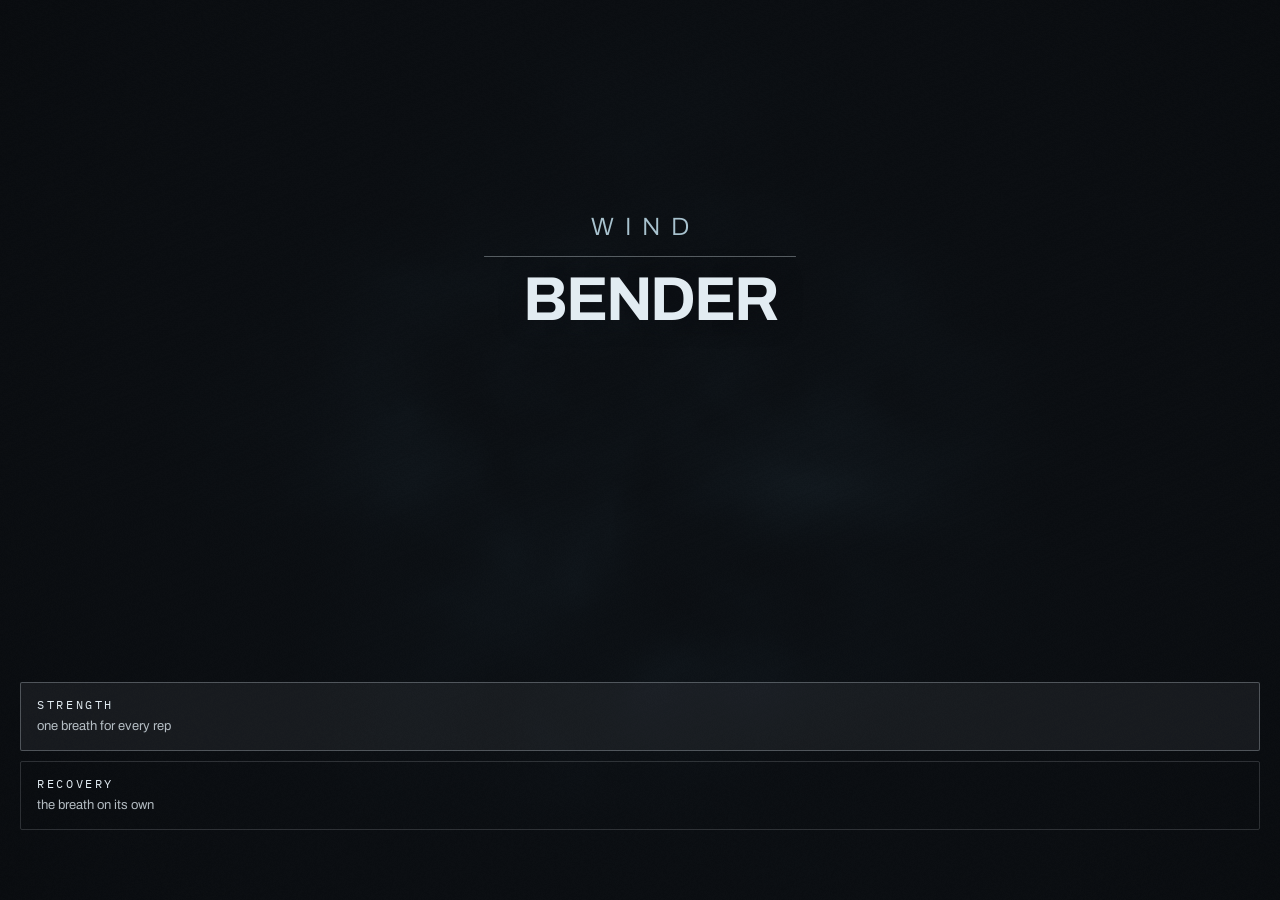
<file: wind-design2.html>
<!doctype html>
<html lang="en">
<head>
<meta charset="utf-8">
<meta name="viewport" content="width=device-width,initial-scale=1,viewport-fit=cover,user-scalable=no,maximum-scale=1">
<meta name="apple-mobile-web-app-capable" content="yes">
<meta name="mobile-web-app-capable" content="yes">
<meta name="apple-mobile-web-app-status-bar-style" content="black-translucent">
<meta name="apple-mobile-web-app-title" content="Design 2">
<meta name="theme-color" id="themecolor" content="#131922">
<title>Wind Bender · Design 2</title>
<link rel="apple-touch-icon" href="icon-180.png">
<link rel="icon" type="image/png" sizes="192x192" href="icon-192.png">
<link rel="manifest" href="design2/manifest.webmanifest">
<style>
/* ---------------------------------------------------------------
   WIND BENDER · DESIGN 2 — the disciplined instrument
   A technique read off a measuring device. Ink ground, one pale cold air, one
   ember: moving air is cold and pale, held air warms and thickens, because
   pressure is heat. Archivo against IBM Plex Mono — a grotesque with shoulders
   for the movement word, an instrument face for every number.
   The session engine, audio graph, clock, wake lock and storage are wind.html's
   line for line. What differs is the visual layer and the field, which is now
   design2/wind-fluid.js. Fonts ship with the app (SIL OFL, design2/fonts/).

   The whole screen is the instrument. Text is the caption.
   No web fonts, no CDN, no build: this file is the app.
   One engine: the slipstream, long lines of air with momentum on a
   2D canvas. The palette sets every colour, including the type,
   because Parchment is a light ground.
   --------------------------------------------------------------- */
:root{
  --fg:#e6ebf1; --mute:rgba(230,235,241,.55); --line:rgba(230,235,241,.16); --ui:rgba(19,25,34,.55); --bg:#131922; --sel:rgba(230,235,241,.14);
  --wordSize:64px;             /* set ONCE by fitWordOnce(), never per word */
  --countSize:min(14vw,9vh);
}
*{box-sizing:border-box}
html,body{margin:0;padding:0;height:100%;background:var(--bg)}
body{
  font-family:-apple-system,system-ui,"Segoe UI",Roboto,Helvetica,Arial,sans-serif;
  color:var(--fg);-webkit-font-smoothing:antialiased;
  -webkit-user-select:none;user-select:none;-webkit-touch-callout:none;-webkit-tap-highlight-color:transparent;
  overscroll-behavior:none;touch-action:manipulation;
}
canvas.field{position:fixed;inset:0;width:100%;height:100%;z-index:0;display:block}
canvas.field[hidden]{display:none}
#flash{position:fixed;inset:0;z-index:9;pointer-events:none;background:#fff;opacity:0}
#flash.go{animation:fl .5s ease-out}
@keyframes fl{0%{opacity:.14}100%{opacity:0}}
#perf{position:fixed;left:8px;top:calc(env(safe-area-inset-top) + 6px);z-index:8;font:10px/1.4 ui-monospace,Menlo,monospace;
  color:#9fe;opacity:.8;pointer-events:none;white-space:pre;display:none}

.screen{position:relative;z-index:1;display:none;flex-direction:column;min-height:100vh;min-height:100dvh;
  padding:calc(env(safe-area-inset-top) + 16px) calc(env(safe-area-inset-right) + 20px) calc(env(safe-area-inset-bottom) + 18px) calc(env(safe-area-inset-left) + 20px)}
.screen.on{display:flex}
.spacer{flex:1 1 auto}
button{font:inherit;color:inherit;background:transparent;border:0;margin:0;padding:0;cursor:pointer}
.lbl{font-size:11px;letter-spacing:.26em;text-transform:uppercase;color:var(--mute);font-weight:600}
.eyebrow{font-size:11px;letter-spacing:.34em;text-transform:uppercase;color:var(--mute);font-weight:600}

/* ---------- home ---------- */
.mark{display:grid;justify-items:center;padding-top:min(10vh,80px)}
/* the wordmark: one line, letter-spaced, regular weight, nothing animated on it but the breath in its fill. It is the obstacle in the wind. */
.mark .w{font-weight:600;font-size:min(8vw,42px);line-height:1;letter-spacing:.32em;padding-left:.32em;white-space:nowrap;text-shadow:0 0 24px var(--bg)}
.modes{display:grid;gap:12px;margin-bottom:min(6vh,52px)}
.mode{display:flex;justify-content:center;align-items:baseline;padding:22px 22px;border-radius:20px;
  background:var(--ui);border:1px solid var(--line);backdrop-filter:blur(8px);-webkit-backdrop-filter:blur(8px)}
.mode:active{background:var(--sel)}
.mode .t{font-weight:700;font-size:min(8vw,36px);letter-spacing:.12em;line-height:1}
.seg{display:flex;gap:6px}
.seg button{flex:1 1 0;min-width:0;padding:13px 2px;border-radius:12px;background:var(--ui);border:1px solid var(--line);
  font-size:11px;letter-spacing:.12em;font-weight:700;color:var(--mute);text-transform:uppercase;backdrop-filter:blur(8px);-webkit-backdrop-filter:blur(8px);white-space:nowrap;overflow:hidden;text-overflow:ellipsis}
.seg button.sel{color:var(--fg);border-color:var(--fg);background:var(--sel)}
.sub{text-align:center;font-size:12px;letter-spacing:.1em;color:var(--mute);padding-bottom:6px;line-height:1.5}
/* the doors: each preset is a tile that carries its own tempo as a proportional bar,
   the movement names in small caps above the segments and the seconds inside them */
.door{display:block;width:100%;text-align:left;background:var(--ui);border:1px solid var(--line);border-radius:18px;padding:16px 18px 14px;margin-bottom:12px;
  backdrop-filter:blur(8px);-webkit-backdrop-filter:blur(8px);position:relative}
.door.sel{border-color:var(--fg);background:var(--sel)}
.door .dt{display:block;font-weight:800;font-size:26px;letter-spacing:.06em;line-height:1;margin-bottom:12px}
.door .dr{position:absolute;right:18px;top:18px;font-size:10px;letter-spacing:.24em;text-transform:uppercase;color:var(--mute);font-weight:700}
.door .bar{display:flex;gap:4px}
.door .bar b{display:flex;flex-direction:column;gap:6px;min-width:0}
.door .bar b i{display:block;font-style:normal;font-size:9px;letter-spacing:.22em;text-transform:uppercase;color:var(--mute);font-weight:700;white-space:nowrap}
.door .bar b u{display:flex;align-items:center;justify-content:center;text-decoration:none;height:30px;border-radius:7px;background:var(--sel);
  font-weight:800;font-size:15px;font-variant-numeric:tabular-nums;letter-spacing:.02em}
.door .dl{display:block;font-size:11px;letter-spacing:.06em;color:var(--mute);margin-top:10px;line-height:1.4}

/* ---------- setup ---------- */
.top{display:flex;align-items:center;justify-content:space-between;margin-bottom:18px;height:40px}
.btn{display:block;width:100%;padding:18px 16px;border-radius:16px;background:var(--ui);border:1px solid var(--line);
  color:var(--fg);font-size:13px;font-weight:700;letter-spacing:.22em;text-transform:uppercase;text-align:center;
  backdrop-filter:blur(8px);-webkit-backdrop-filter:blur(8px)}
.btn.ghost{width:auto;padding:10px 16px;color:var(--mute);font-size:12px}
.btn.go{font-size:min(12vw,46px);letter-spacing:.14em;padding:16px 16px 12px;line-height:1;font-weight:800;background:var(--sel);border-color:var(--fg)}
.card{background:var(--ui);border:1px solid var(--line);border-radius:18px;padding:4px 18px;margin-bottom:12px;
  backdrop-filter:blur(8px);-webkit-backdrop-filter:blur(8px)}
.row{display:flex;align-items:center;justify-content:space-between;gap:12px;padding:13px 0;border-bottom:1px solid var(--line)}
.row:last-child{border-bottom:0}
.row.stack{flex-direction:column;align-items:stretch;gap:10px}
.step{display:flex;align-items:center;gap:2px}
.step button{width:52px;height:52px;border-radius:14px;background:var(--sel);border:1px solid var(--line);
  font-size:26px;line-height:1;display:flex;align-items:center;justify-content:center}
.step .v{min-width:74px;text-align:center;font-weight:700;font-size:34px;line-height:1;font-variant-numeric:tabular-nums}
.v2{font-weight:700;font-size:22px;font-variant-numeric:tabular-nums;color:var(--mute);padding-right:6px}
.hid{display:none !important}
.scroll{overflow-y:auto;-webkit-overflow-scrolling:touch;flex:1 1 auto;min-height:0}
#s-setup{max-height:100vh;max-height:100dvh}   /* the list scrolls; Start stays on screen */
.foot{margin-top:14px}

/* ---------- run: the invariant slot stack ----------
   Every slot has a fixed height. Phase changes may alter colour and the
   field behind, and nothing else. */
#s-run{padding-left:0;padding-right:0}
.slot{flex:0 0 auto}
.meta{height:44px;position:relative;display:flex;align-items:center;justify-content:center;gap:14px;
  font-size:min(3.6vw,14px);letter-spacing:.2em;font-weight:700;text-transform:uppercase;white-space:nowrap;overflow:hidden;
  color:var(--mute);padding:0 72px;font-variant-numeric:tabular-nums}
#endbtn{position:absolute;right:calc(env(safe-area-inset-right) + 12px);top:0;height:44px;padding:0 10px;
  font-size:12px;letter-spacing:.24em;color:var(--mute);font-weight:700;text-transform:uppercase}
.word{height:calc(var(--wordSize) * 1.25);display:flex;align-items:center;justify-content:center;
  font-family:"Avenir Next Condensed","AvenirNextCondensed-Heavy","Barlow Condensed","Roboto Condensed","Arial Narrow",-apple-system,system-ui,sans-serif;font-size:var(--wordSize);font-weight:900;line-height:1;letter-spacing:.06em;white-space:nowrap;-webkit-text-stroke:0 currentColor;
  text-shadow:0 0 28px var(--bg),0 2px 8px var(--bg)}
/* the breath under the movement: what the air is doing while the body does the word */
.bsub{height:30px;display:flex;align-items:center;justify-content:center;font-size:13px;letter-spacing:.26em;text-transform:uppercase;
  font-weight:700;color:var(--mute);white-space:nowrap;text-shadow:0 0 12px var(--bg)}
.count{height:calc(var(--countSize) * 1.3);display:flex;align-items:center;justify-content:center;
  font-size:var(--countSize);font-weight:700;line-height:1;font-variant-numeric:tabular-nums;min-width:4ch;opacity:.9;
  text-shadow:0 0 28px var(--bg),0 2px 8px var(--bg)}
/* the breath as a line: one segment per phase of the cycle, in proportion; the current one fills */
.rail{height:36px;display:flex;align-items:center;justify-content:center}
.tl{display:flex;gap:6px;width:min(58vw,250px);height:3px}
.tl>div{position:relative;height:100%;border-radius:2px;background:var(--line);overflow:hidden;flex:1 1 0;min-width:0}
.tl i{position:absolute;inset:0;background:var(--fg);opacity:.92;transform-origin:left center;transform:scaleX(0)}
.foot.slot{height:66px;margin:0 20px;position:relative}
.foot.slot .btn{position:absolute;inset:0;width:auto;visibility:hidden;border-color:var(--line);
  font-size:min(9vw,40px);letter-spacing:.14em;padding:0;font-weight:800;line-height:66px}
.foot.slot .btn.show{visibility:visible}
.foot.slot .btn.sm{font-size:13px;letter-spacing:.24em;font-weight:700}

/* ==================== DESIGN 2 — the disciplined instrument ====================
   Everything above is wind.html's. Below is the restyle. */
@font-face{font-family:'Archivo';font-style:normal;font-weight:100 900;font-display:swap;src:url(design2/fonts/archivo.woff2) format('woff2')}
@font-face{font-family:'IBM Plex Mono';font-style:normal;font-weight:400;font-display:swap;src:url(design2/fonts/plexmono.woff2) format('woff2')}
:root{--mono:'IBM Plex Mono',ui-monospace,Menlo,monospace; --warm:#DB8C50; --countSize:min(9vw,38px)}
body{font-family:'Archivo',-apple-system,system-ui,sans-serif}
.lbl,.eyebrow{font-family:var(--mono);font-weight:400;letter-spacing:.22em}

/* ---------- home: the seam ----------
   WIND is 300 opened to .42em, air in motion, thin and spread. BENDER is 700
   closed to -.035em, air held, dense and heavy. The hairline between them is the
   seam the bend happens on: it brightens and stretches on the draw and slackens
   on the release. The name is never animated, only pressurised. */
.mark{display:grid;justify-items:center;gap:0;flex:1 1 auto;align-content:center}
.mark .s{font:300 25px/1 'Archivo',sans-serif;letter-spacing:.42em;text-indent:.42em;color:#A8C2CE}
.mark .seam{width:min(74vw,310px);height:1px;background:#E2ECF2;opacity:.3;margin:17px 0 15px;transform-origin:center center}
.mark .w{font-weight:700;font-size:min(16vw,62px);line-height:.9;letter-spacing:-.035em;color:#E2ECF2;-webkit-text-stroke:0 currentColor}

.modes{gap:10px}
.mode{display:flex;flex-direction:column;align-items:flex-start;gap:7px;padding:16px;border-radius:2px;
  background:rgba(226,236,242,.06);border:1px solid rgba(226,236,242,.28);backdrop-filter:none;-webkit-backdrop-filter:none}
.mode+.mode{background:transparent;border-color:rgba(226,236,242,.16)}
.mode .t{font:400 12px/1 var(--mono);letter-spacing:.22em;color:#E2ECF2}
.mode .d{font:400 13px/1.25 'Archivo',sans-serif;letter-spacing:0;text-transform:none;color:rgba(226,236,242,.78)}

/* ---------- setup ---------- */
.btn,.card,.door,.step button,.seg button{border-radius:2px}
.btn{font-family:var(--mono);font-weight:400;letter-spacing:.22em}
.btn.go{font-family:'Archivo',sans-serif;font-weight:700;letter-spacing:-.02em;font-size:min(11vw,42px)}
.door .dt{font-family:'Archivo',sans-serif;font-weight:700;letter-spacing:-.02em}
.door .dr,.door .bar b i,.seg button,.step .v,.v2,.door .bar b u{font-family:var(--mono);font-weight:400}

/* ---------- run: the instrument reading ----------
   Movement word set left, the count right on the same baseline, the rail
   running the full measure under both. */
.meta{justify-content:flex-start;padding:0 76px 0 26px;font:400 10.5px/1 var(--mono);letter-spacing:.2em;color:rgba(226,236,242,.66)}
#endbtn{font:400 10.5px/1 var(--mono);letter-spacing:.2em;color:rgba(226,236,242,.56)}
.headrow{display:flex;align-items:baseline;gap:12px;padding:0 26px;flex:0 0 auto}
.word{flex:1 1 0;min-width:0;height:calc(var(--wordSize) * 1.02);justify-content:flex-start;
  font-family:'Archivo',sans-serif;font-weight:600;letter-spacing:-.022em;text-shadow:none;-webkit-text-stroke:0 currentColor}
.count{flex:0 0 auto;width:auto;min-width:4ch;height:auto;justify-content:flex-end;opacity:1;text-shadow:none;
  font-family:var(--mono);font-weight:400;font-size:var(--countSize);line-height:.9;color:#E2ECF2}
.bsub{font:400 13.5px/1 'Archivo',sans-serif;letter-spacing:.055em;color:rgba(226,236,242,.66);justify-content:flex-start;padding:0 26px}
.rail{justify-content:center;padding:0 26px}
.tl{width:100%;gap:3px}
.tl>div{border-radius:0}
.foot.slot .btn{font-family:'Archivo',sans-serif;font-weight:700;letter-spacing:-.02em}
.foot.slot .btn.sm{font-family:var(--mono);font-weight:400;letter-spacing:.22em}
</style>
</head>
<body>
<canvas id="gl" class="field" hidden></canvas>
<canvas id="c2d" class="field"></canvas>
<div id="flash"></div>
<div id="perf"></div>
<audio id="aout" playsinline style="display:none"></audio>

<!-- HOME -->
<section id="s-home" class="screen on">
  <div class="mark"><div class="s">WIND</div><div class="seam" id="seam"></div><div class="w" id="mark">BENDER</div></div>
  <div class="spacer"></div>
  <div class="modes">
    <button class="mode" data-go="lift"><span class="t">STRENGTH</span><span class="d">one breath for every rep</span></button>
    <button class="mode" data-go="breathe"><span class="t">RECOVERY</span><span class="d">the breath on its own</span></button>
  </div>
</section>

<!-- SETUP -->
<section id="s-setup" class="screen">
  <div class="top"><button class="btn ghost" data-go="home">Back</button><span class="eyebrow" id="setup-title">Lift</span></div>
  <div class="scroll">
    <div id="setup-lift">
      <!-- the shape of the rep: two doors, each carrying its own tempo as a labelled bar. The words are what the body does. -->
      <div id="doors"></div>
      <div class="card">
        <div class="row" id="row-reps"><span class="lbl">Reps</span><div class="step"><button data-s="reps:-1">−</button><span class="v" id="v-reps">10</span><button data-s="reps:1">+</button></div></div>
        <div class="row"><span class="lbl">Sets</span><div class="step"><button data-s="sets:-1">−</button><span class="v" id="v-sets">4</span><button data-s="sets:1">+</button></div></div>
      </div>
    </div>
    <div id="setup-breathe">
      <button class="door" data-pat="478"><span class="dt">RELAX</span><span class="bar" id="bar-478"></span><span class="dr">long exhale</span></button>
      <button class="door" data-pat="coh"><span class="dt">COHERENT</span><span class="bar" id="bar-coh"></span><span class="dr">5.5 a minute</span></button>
      <div class="card">
        <div class="row"><span class="lbl">Breaths</span><div class="step"><button data-s="cycles:-1">−</button><span class="v" id="v-cycles">8</span><button data-s="cycles:1">+</button></div></div>
        <div class="row"><span class="lbl">Time</span><span class="v2" id="v-time"></span></div>
      </div>
    </div>
    <!-- one sound for the whole app: two notes, two bells, or a breath of wind -->
    <div class="card"><div class="row stack"><span class="lbl">Sound</span>
      <div class="seg" id="seg-sound"><button data-sound="tone">Tone</button><button data-sound="breath">Breath</button></div></div></div>
    <!-- the two ways the phone can read you, Breathe only -->
    <div class="card" id="card-with"><div class="row stack">
      <div class="seg" id="seg-with"><button data-w="belly">Belly</button><button data-w="tap">Tap</button></div></div></div>
  </div>
  <div class="foot"><button class="btn go" id="b-start">Start</button></div>
</section>

<!-- RUN -->
<section id="s-run" class="screen">
  <div class="meta slot"><span id="rmeta"></span><button id="endbtn">End</button></div>
  <div class="spacer"></div>
  <div class="headrow slot">
    <div class="word" id="word"><span></span></div>
    <div class="count" id="num"></div>
  </div>
  <div class="bsub slot" id="bsub"></div>
  <div class="rail slot"><div class="tl" id="tl"></div></div>
  <div class="spacer"></div>
  <div class="foot slot">
    <button class="btn" id="b-skip">Skip rest</button>
    <button class="btn sm" id="b-save">Save set</button>
    <button class="btn sm" id="b-back">Back</button>
  </div>
</section>

<script src="design2/wind-fluid.js"></script>
<script>
(function(){
"use strict";
var Q = {}; try{ location.search.slice(1).split("&").forEach(function(kv){ var p=kv.split("="); if(p[0]) Q[p[0]] = p[1]===undefined?1:decodeURIComponent(p[1]); }); }catch(e){}

/* ============================ STORAGE ============================ */
var KEY = "wind.v2", OLDKEY = "wind.v1";
var DEF = {
  cfg: {
    sound:"tone",
    /* LIFT presets, one per rep shape, as sequences: [breath, seconds, movement word]. The word is what the
       body does; the breath is the line under it. The cycle opens on whichever movement the lift starts
       with. */
    lift: {preset:"drive", reps:{drive:10, squeeze:12, stretch:10, heavy:5}, sets:4,
      tune:{drive:  {name:"DRIVE",   seq:[["in",3,"LOWER"],["hold",1,"HOLD"],["out",2,"LIFT"]], rest:120, note:"Pauses at the bottom with the air in. Squats, presses, hinges."},
            squeeze:{name:"SQUEEZE", seq:[["out",1,"LIFT"],["empty",2,"HOLD"],["in",3,"LOWER"]], rest:90, note:"Pauses at the top, still breathing out. Rows, flies, curls, raises."},
            stretch:{name:"STRETCH", seq:[["in",3,"LOWER"],["hold",2,"HOLD"],["out",2,"LIFT"]], rest:90, note:"Pauses long at the bottom, air held in, soft. Flies, pullovers, deficit work."},
            heavy:  {name:"HEAVY",   seq:[["in",2,"HOLD"],["hold",2,"LOWER"],["hold",1,"LIFT"],["out",1,"HOLD"]], rest:180, note:"One held breath under the whole rep. Five reps and under."}}},
    breathe: {cycles:8, pat:"478", belly:"on", tap:"off"}
  },
  stats: {sec:0, log:[]}
};
function clone(o){ return JSON.parse(JSON.stringify(o)); }
var DB = clone(DEF);
try{
  var raw = JSON.parse(localStorage.getItem(KEY) || localStorage.getItem(OLDKEY) || "null");
  if(raw && raw.cfg){
    var L = raw.cfg.lift; if(L){ ["preset","sets"].forEach(function(k){ if(L[k]!==undefined) DB.cfg.lift[k]=L[k]; });
      if(L.reps && typeof L.reps==="object"){ for(var rk in DB.cfg.lift.reps) if(L.reps[rk]) DB.cfg.lift.reps[rk]=L.reps[rk]; }
      if(!DB.cfg.lift.tune[DB.cfg.lift.preset]) DB.cfg.lift.preset="drive"; }   /* the tempos are fixed; nothing stored overrides them */
    if(raw.cfg.breathe) for(var bk in DB.cfg.breathe) if(raw.cfg.breathe[bk]!==undefined) DB.cfg.breathe[bk]=raw.cfg.breathe[bk];
    if(DB.cfg.breathe.pat!=="478" && DB.cfg.breathe.pat!=="coh") DB.cfg.breathe.pat="478";
    if(DB.cfg.breathe.tap!=="off" && DB.cfg.breathe.tap!=="on") DB.cfg.breathe.tap="on";
    DB.cfg.sound = raw.cfg.sound || "tone"; if(["tone","breath"].indexOf(DB.cfg.sound)<0) DB.cfg.sound="tone";
  }
  if(raw && raw.stats){ DB.stats.sec = raw.stats.sec||0; DB.stats.log = raw.stats.log||[]; }
}catch(e){}
function save(){ try{ localStorage.setItem(KEY, JSON.stringify(DB)); }catch(e){} }

/* ============================ CLOCK ============================
   One timebase. Follows the AudioContext clock while it advances and
   extrapolates with performance.now() when iOS suspends it. */
var A = null, lastCtxT = 0, lastPerfT = 0;
function nowSec(){
  var p = performance.now()/1000;
  if(A){ var c = A.ctx.currentTime; if(c > lastCtxT){ lastCtxT = c; lastPerfT = p; return c; } return lastCtxT + (p - lastPerfT); }
  return p;
}
function toCtx(t){ return A.ctx.currentTime + Math.max(0, t - nowSec()); }

/* ============================ AUDIO ============================ */
var scheme = null;
function easeIO(p){ return p < 0.5 ? 4*p*p*p : 1 - Math.pow(-2*p+2, 3)/2; }
function easeOut(p){ return 1 - Math.pow(1-p, 3); }
function easeIn(p){ return p*p*p; }
function env(param, from, to, at, dur, shape){
  if(!A) return;
  var ctx = A.ctx, now = ctx.currentTime, t0 = at < now ? now : at;
  shape = shape || easeIO;
  try{ if(param.cancelAndHoldAtTime) param.cancelAndHoldAtTime(t0); else param.cancelScheduledValues(t0); }catch(e){ try{ param.cancelScheduledValues(t0); }catch(e2){} }
  var start = (at <= now + 0.03) ? param.value : from; if(!isFinite(start)) start = from;
  param.setValueAtTime(start, t0);
  for(var i=1; i<=26; i++){ var p=i/26; param.linearRampToValueAtTime(start + (to-start)*shape(p), t0 + dur*p); }
}
function noiseBuffer(ctx, sec, kind){   /* true: brown; "pink": pink (Kellet); false: white */
  var len = Math.floor(ctx.sampleRate*sec), b = ctx.createBuffer(2, len, ctx.sampleRate), c, d, i, w, last, b0,b1,b2,b3,b4,b5,b6;
  for(c=0;c<2;c++){ d=b.getChannelData(c); last=0; b0=b1=b2=b3=b4=b5=b6=0;
    for(i=0;i<len;i++){ w=Math.random()*2-1;
      if(kind==="pink"){ b0=0.99886*b0+w*0.0555179; b1=0.99332*b1+w*0.0750759; b2=0.96900*b2+w*0.1538520; b3=0.86650*b3+w*0.3104856; b4=0.55000*b4+w*0.5329522; b5=-0.7616*b5-w*0.0168980; d[i]=(b0+b1+b2+b3+b4+b5+b6+w*0.5362)*0.11; b6=w*0.115926; }
      else if(kind){ last=(last+0.02*w)/1.02; d[i]=last*3.6; } else d[i]=w; } }
  return b;
}
function makeIR(ctx, sec){
  var rate=ctx.sampleRate, len=Math.floor(rate*sec), b=ctx.createBuffer(2,len,rate), c,d,i,t,w,last,e2;
  for(c=0;c<2;c++){ d=b.getChannelData(c); last=0; for(i=0;i<len;i++){ t=i/len; w=Math.random()*2-1; last=(last+0.28*w)/1.28; e2=Math.pow(1-t,2.6)*(1-Math.exp(-i/(rate*0.012))); d[i]=(last*2.4+w*0.22)*e2; } }
  return b;
}
var audioEl = document.getElementById("aout");
function initAudio(){
  if(A) return A;
  var AC = window.AudioContext || window.webkitAudioContext; if(!AC) return null;
  var ctx = new AC();
  var master = ctx.createGain(); master.gain.value = 0.0001;
  var lim = ctx.createDynamicsCompressor();
  try{ lim.threshold.value=-8; lim.knee.value=22; lim.ratio.value=4; lim.attack.value=0.02; lim.release.value=0.5; }catch(e){}
  var roll = ctx.createBiquadFilter(); roll.type="lowpass"; roll.frequency.value=4200; roll.Q.value=0.4;
  var shelf = ctx.createBiquadFilter(); shelf.type="highshelf"; shelf.frequency.value=2400; shelf.gain.value=-7;
  roll.connect(shelf); shelf.connect(lim); lim.connect(master);
  try{ var msd=ctx.createMediaStreamDestination(); master.connect(msd); audioEl.srcObject=msd.stream; var pr=audioEl.play(); if(pr&&pr.catch) pr.catch(function(){}); }catch(e){}
  master.connect(ctx.destination);
  /* the output tap: the wind reads the sound it is about to make */
  var tap = ctx.createAnalyser(); tap.fftSize = 1024; tap.smoothingTimeConstant = 0; master.connect(tap);
  var ka = ctx.createConstantSource ? ctx.createConstantSource() : null;
  if(ka){ var kg=ctx.createGain(); kg.gain.value=0.0001; ka.connect(kg); kg.connect(ctx.destination); ka.start(); }
  var dryIn = ctx.createGain(); dryIn.connect(roll);
  var wetIn = ctx.createGain(); var conv = ctx.createConvolver(); conv.normalize = true; try{ conv.buffer = makeIR(ctx, 2.8); }catch(e){}
  var wet = ctx.createGain(); wet.gain.value = 0.42; wetIn.connect(roll); wetIn.connect(conv); conv.connect(wet); wet.connect(roll);
  A = {ctx:ctx, master:master, roll:roll, dryIn:dryIn, wetIn:wetIn, tap:tap, tapBuf:new Float32Array(1024), nodes:[]};
  lastCtxT = ctx.currentTime; lastPerfT = performance.now()/1000;
  ctx.onstatechange = function(){ if(ctx.state==="running" && S.running){ S.schedIdx = S.idx - 1; } };
  try{ if(window.MediaMetadata && navigator.mediaSession){ navigator.mediaSession.metadata = new MediaMetadata({title:"Wind Bender"}); navigator.mediaSession.playbackState="playing";
    ["play","pause"].forEach(function(a){ try{ navigator.mediaSession.setActionHandler(a, function(){ try{ ctx.resume(); audioEl.play(); }catch(e){} }); }catch(e){} }); } }catch(e){}
  return A;
}
function keep(n){ A.nodes.push(n); return n; }
/* TONE: two notes, and only two. The breath in is the high note, D4, which opens and swells as the
   lungs fill; the breath out is the low note, G3, a fifth below, which is full at the turn and closes
   as the air leaves. That is the convention of the best coherence tracks (a high bell for the in, a
   low bell for the out) done as sustained notes rather than strikes, so nothing hits and nothing
   slides: you always know which breath you are on because the two breaths are two different notes.
   Each note is a sine with soft harmonics and a twin a hair sharp so it moves slowly inside, through
   one lowpass that opens with the breath. A hold keeps the last note where it is, a little softer;
   the squeeze keeps the low note at its darkest. Everything is a ramp over the whole count. */
var TONE_HI=293.66, TONE_LO=196.00;   /* D4 and G3 */
function mkVoice(f, parts, fc0, dest){
  var ctx=A.ctx, lp=ctx.createBiquadFilter(); lp.type="lowpass"; lp.frequency.value=fc0; lp.Q.value=0.7;
  var g=ctx.createGain(); g.gain.value=0.0001; g.connect(lp); lp.connect(dest);
  for(var i=0;i<parts.length;i++){ var o=ctx.createOscillator(), og=ctx.createGain(); o.type="sine"; o.frequency.value=f*parts[i][0]; og.gain.value=parts[i][1]; o.connect(og); og.connect(g); o.start(); keep(o); }
  var v={g:g, lp:lp, lvl:0.0001, fc:fc0};
  v.to=function(at,dur,lvl,fc,shape){ env(g.gain, v.lvl, lvl, at, dur, shape||easeIO); env(lp.frequency, v.fc, fc, at, dur, shape||easeIO); v.lvl=lvl; v.fc=fc; };
  return v;
}
function mkTone(k){
  var hi=mkVoice(TONE_HI, [[1,1],[1.0015,.45],[2,.18],[3,.07]], 320, A.wetIn);
  var lo=mkVoice(TONE_LO, [[1,1],[1.0015,.5],[2,.28],[3,.12],[0.5,.22]], 220, A.wetIn);
  return {kind:"tone", hi:hi, lo:lo, k:k, dir:""};
}
function makeScheme(name, dim){ if(!A) return null; var k=dim?0.7:1; A.roll.frequency.value=dim?2600:4200; return name==="breath" ? mkBreath(k) : mkTone(k); }
function schemePhase(kind, at, dur){
  if(!scheme || !A) return;
  var s=scheme, k=s.k, g=Math.max(dur,0.35);
  if(s.kind==="tone"){
    var top=0.22*k, hi=s.hi, lo=s.lo;
    if(kind==="in"){ s.dir="up"; hi.to(at, g, top, 1700); lo.to(at, Math.min(1.0,g), 0.0001, 220); }        /* the high note opens through the in; a high bell at the turn */
    else if(kind==="out"){ s.dir="down"; lo.to(at, Math.min(0.5,g*0.2), top, 1200, easeOut); lo.to(at+Math.min(0.5,g*0.2), g-Math.min(0.5,g*0.2), top*0.12, 220); hi.to(at, Math.min(0.9,g), 0.0001, 320); }   /* the low note is full at the turn and closes as the air leaves; a low bell */
    else if(kind==="hold"){ s.dir=""; if(hi.lvl>lo.lvl) hi.to(at, Math.min(1.0,g), top*0.62, hi.fc, easeOut); else lo.to(at, Math.min(1.0,g), top*0.62, lo.fc, easeOut); }   /* breath held: the last note stays where it is, steady and clearly there; it neither opens nor closes, which is what held sounds like */
    else if(kind==="empty"){ s.dir=""; lo.to(at, g, top*0.12, 220); hi.to(at, 0.5, 0.0001, 320, easeOut); }   /* still breathing out on its own (not after an out): the low note goes on closing */
    else { s.dir=""; hi.to(at, 0.6, 0.0001, 320, easeOut); lo.to(at, 0.6, 0.0001, 220, easeOut); }
  }
  if(s.kind==="breath"){
    var bt=1.05*k;
    if(kind==="in"){ env(s.g.gain,0.0001,bt,at,g*0.6,easeIO); env(s.g.gain,bt,bt*0.35,at+g*0.6,g*0.35,easeIO); env(s.bp.frequency,520,1400,at,g,easeIO); env(s.lp.frequency,1800,2600,at,g,easeIO); }
    else if(kind==="hold"){ env(s.g.gain,s.g.gain.value,0.14*bt,at,0.5,easeOut); env(s.bp.frequency,s.bp.frequency.value,700,at,0.5,easeOut); }   /* breath held: a quiet steady air, never silence */
    else if(kind==="empty"){ env(s.g.gain,s.g.gain.value,0.10*bt,at,g,easeOut); env(s.bp.frequency,s.bp.frequency.value,300,at,g,easeOut); }   /* still breathing out on its own: the last of the air, audible to the end */
    else if(kind==="out"){ env(s.g.gain,0.0001,0.9*k,at,g*0.14,easeOut); env(s.g.gain,0.9*k,0.08*k,at+g*0.14,g*0.84,easeIO); env(s.bp.frequency,1200,380,at,g,easeIO); env(s.lp.frequency,2300,1100,at,g,easeIO); }
    else { env(s.g.gain,s.g.gain.value,0.0001,at,0.25,easeOut); }
  }
}
function mkBreath(k){
  var ctx=A.ctx, src=ctx.createBufferSource(); src.buffer=noiseBuffer(ctx,5,true); src.loop=true;
  var bp=ctx.createBiquadFilter(); bp.type="bandpass"; bp.frequency.value=800; bp.Q.value=0.9;
  var pk=ctx.createBiquadFilter(); pk.type="peaking"; pk.frequency.value=528; pk.Q.value=1.2; pk.gain.value=4;
  var lp=ctx.createBiquadFilter(); lp.type="lowpass"; lp.frequency.value=2300; lp.Q.value=0.4;
  var g=ctx.createGain(); g.gain.value=0.0001;
  src.connect(bp); bp.connect(pk); pk.connect(lp); lp.connect(g); g.connect(A.dryIn); src.start(); keep(src);
  return {kind:"breath", g:g, bp:bp, lp:lp, k:k};
}
function audioStart(mode, sound){
  initAudio(); if(!A) return;
  try{ if(navigator.audioSession) navigator.audioSession.type = "playback"; }catch(e){}
  if(A.ctx.state!=="running"){ try{ A.ctx.resume(); }catch(e){} }
  try{ var _p=audioEl.play(); if(_p&&_p.catch) _p.catch(function(){}); }catch(e){}
  clearTimeout(teardownTimer); teardownScheme(); scheme = makeScheme(sound, mode==="breathe");   /* a session started within a second of the last one must not be torn down by its timer */
  env(A.master.gain, 0.0001, mode==="breathe"?0.62:0.92, A.ctx.currentTime+0.02, 1.0, easeOut);
  try{ if(navigator.mediaSession) navigator.mediaSession.playbackState="playing"; }catch(e){}
}
function teardownScheme(){ mirrorVoice=null; if(!A) return; for(var i=0;i<A.nodes.length;i++){ try{A.nodes[i].stop();}catch(e){} try{A.nodes[i].disconnect();}catch(e){} } A.nodes=[]; scheme=null; }
var teardownTimer=0;
function audioStop(){ if(!A) return; env(A.master.gain, A.master.gain.value, 0.0001, A.ctx.currentTime, 1.2, easeIn); clearTimeout(teardownTimer); teardownTimer=setTimeout(teardownScheme, 1500); try{ if(navigator.mediaSession) navigator.mediaSession.playbackState="paused"; }catch(e){} }
/* the loudness of the sound the app is making right now, 0..1 */
var ampSm = 0;
function audioAmp(){
  if(!A || A.ctx.state!=="running") return -1;
  try{ A.tap.getFloatTimeDomainData(A.tapBuf); var s=0, b=A.tapBuf; for(var i=0;i<b.length;i+=2) s+=b[i]*b[i]; var rms=Math.sqrt(s/(b.length/2)); return Math.min(1, rms*7); }catch(e){ return -1; }
}

/* ============================ WAKE LOCK ============================ */
var wl = null;
function wake(on){ try{ if(on){ if("wakeLock" in navigator && !wl) navigator.wakeLock.request("screen").then(function(l){ wl=l; l.addEventListener("release",function(){wl=null;}); },function(){wl=null;}); } else if(wl){ wl.release(); wl=null; } }catch(e){ wl=null; } }
document.addEventListener("visibilitychange", function(){ if(document.visibilityState==="visible" && S.running){ wake(true); if(A && A.ctx.state!=="running"){ try{A.ctx.resume();}catch(e){} } try{ var _q=audioEl.play(); if(_q&&_q.catch) _q.catch(function(){}); }catch(e){} } });

/* ============================ COLOUR ============================
   The pacing signal, first and foremost: large-area luminance. The ground rises with the lungs and
   falls with them. A palette is a whole world: the ground empty and full, the colour of the air on the
   way in and on the way out, the rim, and the type, because Parchment is paper and its type is ink.
   HSL triplets. Chosen in Setup, or with ?pal=name. */
/* One palette, chosen for the aura of the wind: a slate night, wisps of pale mist-blue drawn in on the
   breath in, turning to pale gold as they are sent out. The type is bone. No picker: the app is one world. */
var PAL={name:"Instrument", bg:[218,24,6], full:[218,22,11], air:[200,30,80], warm:[27,66,58], rim:[200,40,76], text:"#E2ECF2", light:false};
function hsl(h,s,l){ h=((h%360)+360)%360/360; s/=100; l/=100; var q=l<0.5?l*(1+s):l+s-l*s, p=2*l-q; function f(t){ t=(t+1)%1; if(t<1/6) return p+(q-p)*6*t; if(t<1/2) return q; if(t<2/3) return p+(q-p)*(2/3-t)*6; return p; } return [f(h+1/3), f(h), f(h-1/3)]; }
function lerp3(a,b,t){ return [a[0]+(b[0]-a[0])*t, a[1]+(b[1]-a[1])*t, a[2]+(b[2]-a[2])*t]; }
function css(c){ return "rgb("+Math.round(c[0]*255)+","+Math.round(c[1]*255)+","+Math.round(c[2]*255)+")"; }
/* the ground: empty to full, the hue drifting a little across the set; dim shrinks the swing for Breathe */
function ground(fill, temp, dim){ var f=Math.max(0,Math.min(1.2,fill))*dim, c=lerp3(PAL.bg, PAL.full, f); return hsl(c[0]+8*temp, c[1], c[2]); }
/* the air: its colour on the way in, warming on the way out */
function airColour(warm){ return lerp3(hsl(PAL.air[0],PAL.air[1],PAL.air[2]), hsl(PAL.warm[0],PAL.warm[1],PAL.warm[2]), Math.max(0,Math.min(1,warm))); }   /* blended in RGB: the hue path from blue to gold through the wheel is green, and there is no green here */
function rimColour(){ return hsl(PAL.rim[0],PAL.rim[1],PAL.rim[2]); }
function applyPalette(){
  var r=document.documentElement.style, t=PAL.text, bg=css(hsl(PAL.bg[0],PAL.bg[1],PAL.bg[2]));
  function rgba(hex,a){ var n=parseInt(hex.slice(1),16); return "rgba("+(n>>16)+","+((n>>8)&255)+","+(n&255)+","+a+")"; }
  r.setProperty("--fg", t); r.setProperty("--mute", rgba(t, PAL.light?0.6:0.55)); r.setProperty("--line", rgba(t, PAL.light?0.22:0.16));
  r.setProperty("--sel", rgba(t, PAL.light?0.10:0.14)); r.setProperty("--bg", bg); r.setProperty("--line2", rgba(t, 0.5));
  var b=hsl(PAL.bg[0],PAL.bg[1],PAL.bg[2]); r.setProperty("--ui", "rgba("+Math.round(b[0]*255)+","+Math.round(b[1]*255)+","+Math.round(b[2]*255)+","+(PAL.light?0.5:0.55)+")");
  try{ document.getElementById("themecolor").setAttribute("content", bg); }catch(e){}
}
applyPalette();

/* ============================ NOISE ============================ */
function makeNoise(seed){
  var s = seed>>>0 || 1;
  function h(x,y,z){ var n = (x*374761393 + y*668265263 + z*2147483647 + s*1274126177)|0; n = (n ^ (n>>>13)) * 1274126177; n = n ^ (n>>>16); return (n & 0xffff)/65535; }
  function sm(t){ return t*t*(3-2*t); }
  return function(x,y,z){
    var xi=Math.floor(x), yi=Math.floor(y), zi=Math.floor(z), xf=sm(x-xi), yf=sm(y-yi), zf=sm(z-zi);
    var a=h(xi,yi,zi), b=h(xi+1,yi,zi), c=h(xi,yi+1,zi), d=h(xi+1,yi+1,zi), e=h(xi,yi,zi+1), f=h(xi+1,yi,zi+1), g=h(xi,yi+1,zi+1), k=h(xi+1,yi+1,zi+1);
    var l1=a+(b-a)*xf, l2=c+(d-c)*xf, l3=e+(f-e)*xf, l4=g+(k-g)*xf;
    return (l1+(l2-l1)*yf)*(1-zf) + (l3+(l4-l3)*yf)*zf;
  };
}
function mulberry(seed){ var a=seed>>>0; return function(){ a=(a+0x6D2B79F5)|0; var t=Math.imul(a^(a>>>15),1|a); t=(t+Math.imul(t^(t>>>7),61|t))^t; return ((t^(t>>>14))>>>0)/4294967296; }; }
function hashStr(s){ var h=2166136261; for(var i=0;i<s.length;i++){ h^=s.charCodeAt(i); h=Math.imul(h,16777619); } return h>>>0; }

/* ============================ MASK ============================
   The word is an obstacle. We rasterise the DOM element that shows it
   into a low-res alpha map every engine can query. */
var maskCv = document.createElement("canvas");
var MASK = {w:0,h:0,sc:0.5,data:null,dirty:true,cx:0.5,cy:0.47,ver:0};
function buildMask(el){
  var W=window.innerWidth, H=window.innerHeight, sc=MASK.sc, w=Math.max(2,Math.ceil(W*sc)), h=Math.max(2,Math.ceil(H*sc));
  maskCv.width=w; maskCv.height=h;
  var m=maskCv.getContext("2d",{willReadFrequently:true}); m.clearRect(0,0,w,h);
  if(el && el.offsetParent !== null && el.textContent.trim()){
    var r=el.getBoundingClientRect(), cs=getComputedStyle(el);
    m.font = cs.fontWeight+" "+(parseFloat(cs.fontSize)*sc)+"px "+cs.fontFamily;
    try{ m.letterSpacing = (parseFloat(cs.letterSpacing)||0)*sc+"px"; }catch(e){}
    m.textAlign="center"; m.textBaseline="middle"; m.fillStyle="#fff";
    m.fillText(el.textContent, (r.left+r.width/2)*sc, (r.top+r.height/2)*sc);
    MASK.rect = r;
  } else MASK.rect = null;
  MASK.w=w; MASK.h=h; MASK.data=m.getImageData(0,0,w,h).data; MASK.dirty=false; MASK.ver++;
}
function maskAt(x,y){ if(!MASK.data) return 0; var i=((y*MASK.sc)|0)*MASK.w+((x*MASK.sc)|0); if(i<0||i>=MASK.w*MASK.h) return 0; return MASK.data[i*4+3]/255; }

/* ============================ ENGINE: WISP ============================
   The fluid, back, rebuilt from the first build with everything learned since. A real velocity field
   on the GPU: advect, vorticity confinement, force, a few Jacobi pressure passes, one channel of dye.
   The breath is the force, and the force is a move: the in is a spiral drawing everything to the
   centre, the out a spiral throwing it away, the spin reversing with the breath. Curl noise gives
   the air wisps; vorticity confinement keeps the eddies alive. The dye lives about two seconds, so
   the wind is seen to travel, and it goes in as filaments, never a wash. The word is a no-slip
   obstacle that sheds wisps from its edges and draws the air to itself, so the smoke clings to the
   letters. Decay is per second, so the air behaves the same at 30 fps as at 60; the show pass is
   capped at 1.5x. If the GPU cannot, the slipstream lines take over. */
function FieldGL(cv){
  var gl = cv.getContext("webgl2", {alpha:false, antialias:false, depth:false, stencil:false, powerPreference:"high-performance", preserveDrawingBuffer:false});
  if(!gl) return null;
  if(!gl.getExtension("EXT_color_buffer_float") && !gl.getExtension("EXT_color_buffer_half_float")) return null;
  var VS = "#version 300 es\nprecision highp float;out vec2 vUv;void main(){vec2 p=vec2(float((gl_VertexID<<1)&2),float(gl_VertexID&2));vUv=p;gl_Position=vec4(p*2.0-1.0,0.0,1.0);}";
  var HEAD = "#version 300 es\nprecision highp float;precision highp sampler2D;in vec2 vUv;out vec4 o;uniform vec2 uTexel;";
  var NOISE = "float hsh(vec2 p){return fract(sin(dot(p,vec2(127.1,311.7)))*43758.5453);}"+
      "float vn(vec2 p){vec2 i=floor(p),f=fract(p);f=f*f*(3.0-2.0*f);return mix(mix(hsh(i),hsh(i+vec2(1,0)),f.x),mix(hsh(i+vec2(0,1)),hsh(i+vec2(1,1)),f.x),f.y);}";
  var F = {
    advect: HEAD+"uniform sampler2D uVel,uSrc;uniform float uDt,uDiss;void main(){vec2 v=texture(uVel,vUv).xy;vec2 p=vUv-uDt*v*uTexel;o=texture(uSrc,p)*uDiss;}",
    force: HEAD+"uniform sampler2D uVel,uMask;uniform vec2 uCenter,uAspect,uTap;uniform vec4 uVort;uniform float uDt,uFlow,uSwirl,uWind,uTime,uMax,uTapK,uCurl,uGust,uMag,uVortK,uSpin;"+NOISE+
      "vec2 curl(vec2 p){float e=0.02;float a=vn(p+vec2(e,0)),b=vn(p-vec2(e,0)),c=vn(p+vec2(0,e)),d=vn(p-vec2(0,e));return vec2(c-d,b-a)/(2.0*e);}"+
      "void main(){vec2 v=texture(uVel,vUv).xy;vec2 d=(vUv-uCenter)*uAspect;float r=length(d)+1e-4;vec2 n=d/r;float rn=r/0.5;float rb=max(abs(d.x)/(0.5*uAspect.x),abs(d.y)/0.5);"+
      "float ring=smoothstep(0.05,0.3,rn)*(1.0-smoothstep(1.0,1.6,rb));vec2 t=vec2(-n.y,n.x);"+
      "vec2 f=-n*uFlow*ring*150.0*(1.0+1.2*uGust);"+
      "f+=t*uFlow*uSwirl*ring*150.0;"+
      /* a pair of orbiting vortices with opposite spins: eddies inside the move, so the air swirls in more than one place */
      "vec2 va=(vUv-uVort.xy)*uAspect;float ra=length(va)+1e-4;f+=vec2(-va.y,va.x)/ra*exp(-ra*ra/0.03)*uVortK;"+
      "vec2 vb=(vUv-uVort.zw)*uAspect;float rb2=length(vb)+1e-4;f-=vec2(-vb.y,vb.x)/rb2*exp(-rb2*rb2/0.03)*uVortK;"+
      /* the hold: no in or out, only a slow turn of the whole field, held air that still lives */
      "f+=t*uSpin*ring*36.0;"+
      "f+=t*uWind*18.0*smoothstep(0.0,0.6,rn)+vec2(uWind*46.0,uWind*10.0*sin(vUv.x*6.0+uTime*0.5));"+
      "f+=curl(d*3.0+vec2(uTime*0.12,-uTime*0.08))*uCurl;"+
      "vec2 dt2=(vUv-uTap)*uAspect;float rt=length(dt2)+1e-4;f+=(dt2/rt)*uTapK*exp(-rt*rt/0.022)*2400.0;"+
      "vec2 gm=vec2(texture(uMask,vUv+vec2(uTexel.x*2.0,0)).a-texture(uMask,vUv-vec2(uTexel.x*2.0,0)).a,texture(uMask,vUv+vec2(0,uTexel.y*2.0)).a-texture(uMask,vUv-vec2(0,uTexel.y*2.0)).a);f+=gm*uMag*60.0;"+
      "v+=f*uDt;float m=texture(uMask,vUv).a;v*=(1.0-m);float L=length(v);if(L>uMax)v*=uMax/L;if(any(isnan(v)))v=vec2(0.0);o=vec4(v,0.0,1.0);}",
    curl: HEAD+"uniform sampler2D uVel;void main(){float L=texture(uVel,vUv-vec2(uTexel.x,0)).y,R=texture(uVel,vUv+vec2(uTexel.x,0)).y,B=texture(uVel,vUv-vec2(0,uTexel.y)).x,T=texture(uVel,vUv+vec2(0,uTexel.y)).x;o=vec4(0.5*((R-L)-(T-B)),0,0,1);}",
    vort: HEAD+"uniform sampler2D uVel,uCurl;uniform float uDt,uK;void main(){float L=texture(uCurl,vUv-vec2(uTexel.x,0)).x,R=texture(uCurl,vUv+vec2(uTexel.x,0)).x,B=texture(uCurl,vUv-vec2(0,uTexel.y)).x,T=texture(uCurl,vUv+vec2(0,uTexel.y)).x,C=texture(uCurl,vUv).x;"+
      "vec2 f=0.5*vec2(abs(T)-abs(B),abs(R)-abs(L));f/=length(f)+1e-4;f*=uK*C;f.y*=-1.0;vec2 v=texture(uVel,vUv).xy+f*uDt;o=vec4(v,0,1);}",
    div: HEAD+"uniform sampler2D uVel;void main(){float L=texture(uVel,vUv-vec2(uTexel.x,0)).x,R=texture(uVel,vUv+vec2(uTexel.x,0)).x,B=texture(uVel,vUv-vec2(0,uTexel.y)).y,T=texture(uVel,vUv+vec2(0,uTexel.y)).y;o=vec4(0.5*(R-L+T-B),0,0,1);}",
    press: HEAD+"uniform sampler2D uP,uDiv;void main(){float L=texture(uP,vUv-vec2(uTexel.x,0)).x,R=texture(uP,vUv+vec2(uTexel.x,0)).x,B=texture(uP,vUv-vec2(0,uTexel.y)).x,T=texture(uP,vUv+vec2(0,uTexel.y)).x,d=texture(uDiv,vUv).x;o=vec4((L+R+B+T-d)*0.25,0,0,1);}",
    grad: HEAD+"uniform sampler2D uP,uVel;void main(){float L=texture(uP,vUv-vec2(uTexel.x,0)).x,R=texture(uP,vUv+vec2(uTexel.x,0)).x,B=texture(uP,vUv-vec2(0,uTexel.y)).x,T=texture(uP,vUv+vec2(0,uTexel.y)).x;vec2 v=texture(uVel,vUv).xy-0.5*vec2(R-L,T-B);o=vec4(v,0,1);}",
    dye: HEAD+"uniform sampler2D uDye,uMask;uniform vec2 uCenter,uAspect,uTap;uniform float uDt,uIn,uOut,uIdle,uTime,uTapK,uPulse;"+NOISE+
      "void main(){float d=texture(uDye,vUv).r;vec2 q=(vUv-uCenter)*uAspect;float rn=length(q)/0.5;float rb=max(abs(q.x)/(0.5*uAspect.x),abs(q.y)/0.5);"+
      "float fil=pow(0.55*vn(q*6.0+vec2(uTime*0.25,-uTime*0.18))+0.45*vn(q*16.0+vec2(-uTime*0.33,uTime*0.42)),2.2)*3.0;"+
      "float edge=smoothstep(0.6,1.0,rb)*(0.5+0.5*sin(atan(q.y,q.x)*6.0+uTime*0.8))*fil;float core=(1.0-smoothstep(0.0,0.3,rn))*fil;"+
      "vec2 qt=(vUv-uTap)*uAspect;float rq=length(qt);d+=uTapK*(exp(-rq*rq/0.004)*20.0+exp(-pow(rq-0.16*(1.0-uTapK),2.0)/0.0012)*12.0)*uDt;"+
      "d+=(uIn*edge*1.9+uOut*core*1.6)*uDt;"+
      "d+=uPulse*exp(-pow(rn-0.42,2.0)/0.0025)*fil*1.6*uDt;"+
      "float m=texture(uMask,vUv).a;float shed=max(0.0,texture(uMask,vUv-vec2(0.012,0.0)).a-m)+max(0.0,texture(uMask,vUv+vec2(0.0,0.012)).a-m);"+
      "d+=(uIdle*fil*0.06+(uIdle*0.9+0.5*(uIn+uOut))*shed*fil*2.4)*uDt;"+
      "d*=(1.0-m*0.85);o=vec4(min(d,1.0),0.0,0.0,1.0);}",
    show: HEAD+"uniform sampler2D uDye;uniform vec3 uGround,uRim,uMist,uGold;uniform vec2 uAspect;uniform float uGain,uRimK,uWarm;"+
      "void main(){vec2 q=(vUv-vec2(0.5,0.53))*uAspect;float re=length(vec2(q.x/(0.5*uAspect.x),q.y/0.5));float rim=smoothstep(0.55,1.35,re);"+
      "float dy=texture(uDye,vUv).r;vec3 wisp=mix(uMist,uGold,uWarm);vec3 c=uGround+uRim*rim*uRimK+wisp*pow(max(dy,0.0),1.3)*uGain;o=vec4(c,1.0);}"
  };
  function sh(type,src){ var x=gl.createShader(type); gl.shaderSource(x,src); gl.compileShader(x); if(!gl.getShaderParameter(x,gl.COMPILE_STATUS)) throw new Error(gl.getShaderInfoLog(x)); return x; }
  var vs; try{ vs=sh(gl.VERTEX_SHADER, VS); }catch(e){ return null; }
  var PR={};
  try{ for(var k in F){ var pgm=gl.createProgram(); gl.attachShader(pgm,vs); gl.attachShader(pgm,sh(gl.FRAGMENT_SHADER,F[k])); gl.linkProgram(pgm); if(!gl.getProgramParameter(pgm,gl.LINK_STATUS)) return null;
      var u={}, n=gl.getProgramParameter(pgm,gl.ACTIVE_UNIFORMS); for(var i=0;i<n;i++){ var nm=gl.getActiveUniform(pgm,i).name; u[nm]=gl.getUniformLocation(pgm,nm); } PR[k]={p:pgm,u:u}; } }catch(e){ return null; }
  var simW=0,simH=0,dyeW=0,dyeH=0,W=0,H=0, vel,vel2,pr,pr2,dv,cl,dye,dye2, maskTex, maskVer=-1, quality=1, warmSm=0, lost=false, vang=0;
  function tex(w,h){ var t=gl.createTexture(); gl.bindTexture(gl.TEXTURE_2D,t); gl.texParameteri(gl.TEXTURE_2D,gl.TEXTURE_MIN_FILTER,gl.LINEAR); gl.texParameteri(gl.TEXTURE_2D,gl.TEXTURE_MAG_FILTER,gl.LINEAR); gl.texParameteri(gl.TEXTURE_2D,gl.TEXTURE_WRAP_S,gl.CLAMP_TO_EDGE); gl.texParameteri(gl.TEXTURE_2D,gl.TEXTURE_WRAP_T,gl.CLAMP_TO_EDGE);
    gl.texImage2D(gl.TEXTURE_2D,0,gl.RGBA16F,w,h,0,gl.RGBA,gl.HALF_FLOAT,null); var fb=gl.createFramebuffer(); gl.bindFramebuffer(gl.FRAMEBUFFER,fb); gl.framebufferTexture2D(gl.FRAMEBUFFER,gl.COLOR_ATTACHMENT0,gl.TEXTURE_2D,t,0);
    if(gl.checkFramebufferStatus(gl.FRAMEBUFFER)!==gl.FRAMEBUFFER_COMPLETE) throw new Error("fbo"); gl.clearColor(0,0,0,1); gl.clear(gl.COLOR_BUFFER_BIT); return {t:t,fb:fb,w:w,h:h}; }
  function resize(){
    W=window.innerWidth; H=window.innerHeight; var D=Math.min(1.5,window.devicePixelRatio||1);
    cv.width=Math.round(W*D); cv.height=Math.round(H*D);
    simW=Math.round(128*quality); simH=Math.max(8,Math.round(simW*H/W)); dyeW=simW*3; dyeH=simH*3;   /* the dye three times the field: the swirls are the field's, the wisps are the dye's */
    try{ vel=tex(simW,simH); vel2=tex(simW,simH); pr=tex(simW,simH); pr2=tex(simW,simH); dv=tex(simW,simH); cl=tex(simW,simH); dye=tex(dyeW,dyeH); dye2=tex(dyeW,dyeH); }catch(e){ return false; }
    if(!maskTex){ maskTex=gl.createTexture(); gl.bindTexture(gl.TEXTURE_2D,maskTex); gl.texParameteri(gl.TEXTURE_2D,gl.TEXTURE_MIN_FILTER,gl.LINEAR); gl.texParameteri(gl.TEXTURE_2D,gl.TEXTURE_MAG_FILTER,gl.LINEAR); gl.texParameteri(gl.TEXTURE_2D,gl.TEXTURE_WRAP_S,gl.CLAMP_TO_EDGE); gl.texParameteri(gl.TEXTURE_2D,gl.TEXTURE_WRAP_T,gl.CLAMP_TO_EDGE); }
    maskVer=-1; return true;
  }
  if(!resize()) return null;
  function use(k){ var P=PR[k]; gl.useProgram(P.p); return P.u; }
  function bind(u,name,tx,unit){ gl.activeTexture(gl.TEXTURE0+unit); gl.bindTexture(gl.TEXTURE_2D,tx.t||tx); gl.uniform1i(u[name],unit); }
  function draw(target){ if(target){ gl.bindFramebuffer(gl.FRAMEBUFFER,target.fb); gl.viewport(0,0,target.w,target.h); } else { gl.bindFramebuffer(gl.FRAMEBUFFER,null); gl.viewport(0,0,cv.width,cv.height); } gl.drawArrays(gl.TRIANGLES,0,3); }
  function swapV(){ var t=vel; vel=vel2; vel2=t; } function swapP(){ var t=pr; pr=pr2; pr2=t; } function swapD(){ var t=dye; dye=dye2; dye2=t; }
  function frame(dt, st, t){
    if(MASK.ver!==maskVer){ gl.bindTexture(gl.TEXTURE_2D,maskTex); gl.pixelStorei(gl.UNPACK_FLIP_Y_WEBGL,true); gl.texImage2D(gl.TEXTURE_2D,0,gl.RGBA,gl.RGBA,gl.UNSIGNED_BYTE,maskCv); gl.pixelStorei(gl.UNPACK_FLIP_Y_WEBGL,false); maskVer=MASK.ver; }
    var tx=1/simW, ty=1/simH, u, i, aspect=[W/H,1], center=[0.5, 1-0.47];
    warmSm += ((st.flow<-0.05?Math.min(1,-st.flow):0) - warmSm)*Math.min(1, dt*2.2);
    /* 1. advect velocity; the decay is per second: the hold settles fast, still air */
    u=use("advect"); gl.uniform2f(u.uTexel,tx,ty); gl.uniform1f(u.uDt,dt); gl.uniform1f(u.uDiss, Math.pow(st.idle?0.985:st.still?0.988:0.993, dt*60));   /* the hold keeps its slow turn rather than freezing dead */ bind(u,"uVel",vel,0); bind(u,"uSrc",vel,1); draw(vel2); swapV();
    /* 2. vorticity confinement keeps the eddies alive */
    u=use("curl"); gl.uniform2f(u.uTexel,tx,ty); bind(u,"uVel",vel,0); draw(cl);
    var isIn=st.flow>0.02, isOut=st.flow<-0.02;
    vang += dt*(0.45+1.3*Math.abs(st.flow))*(isOut?-1:1);   /* the eddy pair orbits, faster in a breath, the other way on the out */
    u=use("vort"); gl.uniform2f(u.uTexel,tx,ty); gl.uniform1f(u.uDt,dt); gl.uniform1f(u.uK, (isOut?52:st.still?26:42)+30*st.turb); bind(u,"uVel",vel,0); bind(u,"uCurl",cl,1); draw(vel2); swapV();
    /* 3. the breath: the move. In draws to the centre, out sends away, both as a spiral whose spin reverses with the breath */
    u=use("force"); gl.uniform2f(u.uTexel,tx,ty); gl.uniform2f(u.uCenter,center[0],center[1]); gl.uniform2f(u.uAspect,aspect[0],aspect[1]); gl.uniform1f(u.uDt,dt);
    gl.uniform1f(u.uFlow, st.flow*(0.6+0.9*st.amp)); gl.uniform1f(u.uSwirl, (isIn?1.3:isOut?0.3:0)+0.6*st.turb);   /* in: a tight spiral; out: straight out, the eddies do the turning */
    var vr=0.3, vcx=vang, vx1=center[0]+vr*Math.cos(vcx)/aspect[0], vy1=center[1]+vr*Math.sin(vcx), vx2=center[0]-vr*Math.cos(vcx)/aspect[0], vy2=center[1]-vr*Math.sin(vcx);
    gl.uniform4f(u.uVort, vx1,vy1,vx2,vy2); gl.uniform1f(u.uVortK, st.idle?260:(st.still?180:(420+420*Math.abs(st.flow)))*(isOut?1.4:1)); gl.uniform1f(u.uSpin, st.still?1:0); gl.uniform1f(u.uWind, st.idle?1:0); gl.uniform1f(u.uTime,t); gl.uniform1f(u.uMax, 220+120*st.tapK);
    gl.uniform1f(u.uCurl, (st.still?2.5:isIn?9.0:7.0)*(0.6+Math.abs(st.flow))+22*st.turb); gl.uniform1f(u.uGust, st.gust||0); gl.uniform1f(u.uMag, st.idle?1.0:0.45);
    gl.uniform2f(u.uTap, st.tapX/W, 1-st.tapY/H); gl.uniform1f(u.uTapK, st.tapK);
    bind(u,"uVel",vel,0); bind(u,"uMask",maskTex,1); draw(vel2); swapV();
    /* 4. project to divergence-free */
    u=use("div"); gl.uniform2f(u.uTexel,tx,ty); bind(u,"uVel",vel,0); draw(dv);
    u=use("press"); gl.uniform2f(u.uTexel,tx,ty); bind(u,"uDiv",dv,1);
    for(i=0;i<10;i++){ bind(u,"uP",pr,0); draw(pr2); swapP(); }
    u=use("grad"); gl.uniform2f(u.uTexel,tx,ty); bind(u,"uP",pr,0); bind(u,"uVel",vel,1); draw(vel2); swapV();
    /* 5. dye: carried by the field, alive about two seconds, so the wind is seen to travel */
    u=use("advect"); gl.uniform2f(u.uTexel,1/dyeW,1/dyeH); gl.uniform1f(u.uDt,dt); gl.uniform1f(u.uDiss,Math.pow(0.70,dt)); bind(u,"uVel",vel,0); bind(u,"uSrc",dye,1); draw(dye2); swapD();
    u=use("dye"); gl.uniform2f(u.uTexel,1/dyeW,1/dyeH); gl.uniform2f(u.uCenter,center[0],center[1]); gl.uniform2f(u.uAspect,aspect[0],aspect[1]); gl.uniform1f(u.uDt,dt);
    gl.uniform1f(u.uIn, Math.max(0,st.flow)*(0.5+st.amp)); gl.uniform1f(u.uOut, Math.max(0,-st.flow)*(0.5+st.amp)); gl.uniform1f(u.uIdle, st.idle?1:0); gl.uniform1f(u.uTime,t);
    gl.uniform2f(u.uTap, st.tapX/W, 1-st.tapY/H); gl.uniform1f(u.uTapK, st.tapK); gl.uniform1f(u.uPulse, st.pulse||0); bind(u,"uDye",dye,0); bind(u,"uMask",maskTex,1); draw(dye2); swapD();
    /* 6. show: the ground carries the breath; the wisps are mist on the way in and gold on the way out */
    var mist=airColour(0), gold=airColour(1), rim=rimColour();
    u=use("show"); gl.uniform2f(u.uTexel,1/dyeW,1/dyeH); gl.uniform3f(u.uGround,st.ground[0],st.ground[1],st.ground[2]); gl.uniform3f(u.uRim,rim[0],rim[1],rim[2]); gl.uniform3f(u.uMist,mist[0],mist[1],mist[2]); gl.uniform3f(u.uGold,gold[0],gold[1],gold[2]);
    gl.uniform2f(u.uAspect,aspect[0],aspect[1]); gl.uniform1f(u.uRimK, st.rim*st.dim); gl.uniform1f(u.uGain, 0.55*st.dim); gl.uniform1f(u.uWarm, warmSm); bind(u,"uDye",dye,0); draw(null);
  }
  function texStats(tt){ var f=new Float32Array(tt.w*tt.h*4), i, mx=-1e9, sum=0, nan=0, n=0; gl.bindFramebuffer(gl.FRAMEBUFFER,tt.fb); gl.readPixels(0,0,tt.w,tt.h,gl.RGBA,gl.FLOAT,f);
    for(i=0;i<f.length;i+=4){ var v=f[i]; if(v!==v){ nan++; continue; } n++; sum+=Math.abs(v); if(Math.abs(v)>mx) mx=Math.abs(v); } return {max:+mx.toFixed(3), mean:n?+(sum/n).toFixed(4):0, nan:nan}; }
  cv.addEventListener("webglcontextlost", function(e){ e.preventDefault(); lost=true; });
  return {kind:"wisp", resize:resize, frame:frame, isLost:function(){ return lost; }, stats:function(){ try{ return {vel:texStats(vel), dye:texStats(dye)}; }catch(e){ return {err:String(e)}; } },
    halve:function(){ if(quality>0.8){ quality=0.75; resize(); return true; } return false; },   /* one step down, once; after that the lines take over */
    clear:function(){ [vel,vel2,pr,pr2,dv,cl,dye,dye2].forEach(function(tt){ gl.bindFramebuffer(gl.FRAMEBUFFER,tt.fb); gl.clearColor(0,0,0,1); gl.clear(gl.COLOR_BUFFER_BIT); }); },
    destroy:function(){ try{ gl.getExtension("WEBGL_lose_context").loseContext(); }catch(e){} },
    info:function(){ return "GPU wisp · "+simW+"×"+simH+" sim · "+dyeW+"×"+dyeH+" dye"; }};
}

/* ============================ ENGINE: SLIPSTREAM ============================
   One engine, one canvas. The air is a set of long lines with momentum. Each line is a chain of
   points of fixed length that rides behind its head like a ribbon, so the lines keep their shape
   when the air stops and stream when it blows. The breath is the force: the in draws every line to
   the centre of the screen and the out sends them away from it, with a slow turn in the field so the
   air spirals rather than beams; a hold applies no force and the air coasts to a stop and sits
   there, held, lit by a pulse each second. Curl noise gives the field texture at rest and turbulence
   when the count is missed. The word is an obstacle the lines part around. A tap pushes the air out
   from the finger; a held finger pins it. Behind the lines, motes: the far air, slow and dim. */
function Slipstream(cv){
  var ctx = cv.getContext("2d", {alpha:false});
  var W=0,H=0,D=1,L=[],MO=[],noise=makeNoise(11),budgetN=1,warmSm=0,fillSm=0;
  function resize(){
    W=window.innerWidth; H=window.innerHeight; D=Math.min(1.5, window.devicePixelRatio||1);
    cv.width=Math.round(W*D); cv.height=Math.round(H*D);
    var n=Math.round(Math.min(120, Math.max(56, W*H/4800))*budgetN);
    L=[]; for(var i=0;i<n;i++) L.push(newLine()); MO=[]; for(i=0;i<40;i++) MO.push({x:Math.random()*W, y:Math.random()*H, s:.6+Math.random()*1.2, k:Math.random()*6.3});
  }
  function newLine(){ var n=9+Math.floor(Math.random()*12), x=Math.random()*W, y=Math.random()*H, pts=[], i; for(i=0;i<n;i++) pts.push([x,y]);
    var rib=Math.random()<0.12;   /* one line in eight is a ribbon: wider, longer, slower, the visible body of the wind */
    return {p:pts, vx:0, vy:0, w:rib?2.2+Math.random()*1.4:.7+Math.random()*1.2, s:rib?.6:.75+Math.random()*.5, seg:rib?6+Math.random()*3:4+Math.random()*3.5, k:Math.random(), born:0, rib:rib}; }
  function place(l, x, y){ for(var i=0;i<l.p.length;i++){ l.p[i][0]=x; l.p[i][1]=y; } l.vx=0; l.vy=0; }
  function respawn(l, st, cx, cy, R, t){
    var a=Math.random()*6.283;
    if(st.flow>0.15){ var rr=R*(1.05+Math.random()*.35); place(l, cx+Math.cos(a)*rr, cy+Math.sin(a)*rr*1.15); }   /* the in: born at the edge, drawn to the centre */
    else if(st.flow<-0.15){ var r2=R*.05*Math.random(); place(l, cx+Math.cos(a)*r2, cy+Math.sin(a)*r2); }         /* the out: born at the centre, sent away */
    else if(st.idle) place(l, -30, Math.random()*H); else place(l, Math.random()*W, Math.random()*H);
    l.born=t;
  }
  function smooth(a,b,x){ var q=Math.max(0,Math.min(1,(x-a)/(b-a))); return q*q*(3-2*q); }
  function frame(dt, st, t){
    ctx.setTransform(D,0,0,D,0,0);
    /* the ground is laid down at half strength, so the last frame's lines linger a moment under it: the air leaves trails */
    var gc=st.ground; ctx.fillStyle="rgba("+Math.round(gc[0]*255)+","+Math.round(gc[1]*255)+","+Math.round(gc[2]*255)+","+(st.still?0.42:0.55)+")"; ctx.fillRect(0,0,W,H);
    var cx=W/2, cy=H*0.47, R=Math.max(W,H)*0.5, i, k, l;
    warmSm += ((st.flow<-0.05?Math.min(1,-st.flow):0) - warmSm)*Math.min(1, dt*2.2);     /* the air warms through the out, cools through the in */
    fillSm += (st.fill-fillSm)*Math.min(1, dt*4);
    var air=airColour(warmSm), rim=rimColour(), light=PAL.light;
    /* the rim: the edge of the screen lights with the lungs and pulses in a hold */
    if(st.rim>0.005){ var rg=ctx.createRadialGradient(cx,cy,Math.min(W,H)*0.32,cx,cy,Math.max(W,H)*0.64);
      rg.addColorStop(0,"rgba("+(rim[0]*255|0)+","+(rim[1]*255|0)+","+(rim[2]*255|0)+",0)"); rg.addColorStop(1,"rgba("+(rim[0]*255|0)+","+(rim[1]*255|0)+","+(rim[2]*255|0)+","+Math.min(1,st.rim*st.dim*(light?0.5:0.7)).toFixed(3)+")");
      ctx.fillStyle=rg; ctx.fillRect(0,0,W,H); }
    /* motes: the far air, carried slowly by the same breath, dim */
    var mg=(20+30*st.amp)*st.flow;
    ctx.fillStyle="rgba("+(air[0]*255|0)+","+(air[1]*255|0)+","+(air[2]*255|0)+","+(light?0.22:0.28)+")";
    for(i=0;i<MO.length;i++){ var m=MO[i], mdx=m.x-cx, mdy=m.y-cy, mr=Math.hypot(mdx,mdy)+1;
      m.x += (-mdx/mr*mg + (noise(m.x*.003,m.y*.003,t*.05)-.5)*18 + (st.idle?9:0))*dt*m.s; m.y += (-mdy/mr*mg + (noise(m.y*.003+4,m.x*.003,t*.05)-.5)*18)*dt*m.s;
      if(m.x<-6) m.x=W+6; if(m.x>W+6) m.x=-6; if(m.y<-6) m.y=H+6; if(m.y>H+6) m.y=-6;
      if(st.flow>0.2 && mr<8){ m.x=Math.random()*W; m.y=Math.random()*H; }
      ctx.beginPath(); ctx.arc(m.x,m.y,0.6+m.s*0.5,0,6.283); ctx.fill(); }
    /* the lines */
    var gain=(150+230*st.amp)*st.flow*(1+0.9*st.gust);   /* the audible gust is the visible gust, with a floor; the turn of a breath is a rush */
    var turb=st.turb, kn=0.0042, e=6, tz=t*0.22, cs=(14+60*turb)*34, pokeR=Math.min(W,H)*0.22;
    var baseA = light ? 0.26+0.30*fillSm : 0.22+0.55*fillSm;
    ctx.lineCap="round"; ctx.lineJoin="round";
    for(i=0;i<L.length;i++){
      l=L[i]; var h=l.p[0], dx=h[0]-cx, dy=h[1]-cy, r=Math.hypot(dx,dy)+1e-3, nx=dx/r, ny=dy/r, rn=r/R;
      var ring=smooth(0.03,0.22,rn)*(1-smooth(1.05,1.6,rn));
      var ax=-nx*gain*ring*l.s, ay=-ny*gain*ring*l.s;                  /* the in draws to the centre, the out sends away */
      var turn=0.34*ring*smooth(0.12,0.45,rn);                          /* the field turns, so the air spirals rather than beams; the turn dies near the eye so nothing orbits there */
      ax += -ny*gain*turn*l.s; ay += nx*gain*turn*l.s;
      var n1=noise((h[0]+e)*kn,h[1]*kn,tz), n2=noise((h[0]-e)*kn,h[1]*kn,tz), n3=noise(h[0]*kn,(h[1]+e)*kn,tz), n4=noise(h[0]*kn,(h[1]-e)*kn,tz);
      ax += (n3-n4)/(2*e)*cs; ay -= (n1-n2)/(2*e)*cs;                   /* curl noise: texture at rest, turbulence when the count is missed */
      if(st.idle) ax += 70;
      if(st.tapK>0.01){ var tx=h[0]-st.tapX, ty=h[1]-st.tapY, tr=Math.hypot(tx,ty)+1e-3, tf=st.tapK*Math.exp(-tr*tr/(pokeR*pokeR))*30000; ax += tx/tr*tf; ay += ty/tr*tf; }
      l.vx += ax*dt; l.vy += ay*dt;
      var drag = 1 - Math.min(1, (st.still?4.5:1.25)*dt); l.vx*=drag; l.vy*=drag;   /* the hold: no force, the air coasts to a stop */
      if(st.pinK>0){ var px_=h[0]-st.pinX, py_=h[1]-st.pinY, pf=1-st.pinK*0.3*Math.exp(-(px_*px_+py_*py_)/(pokeR*pokeR)); l.vx*=pf; l.vy*=pf; }
      /* the word is an obstacle: the head slides round it */
      if(maskAt(h[0],h[1]) > 0.5){ var gx=maskAt(h[0]+4,h[1])-maskAt(h[0]-4,h[1]), gy=maskAt(h[0],h[1]+4)-maskAt(h[0],h[1]-4), gl=Math.hypot(gx,gy)+1e-4;
        gx/=gl; gy/=gl; h[0]-=gx*5; h[1]-=gy*5; var vd=l.vx*gx+l.vy*gy; if(vd>0){ l.vx-=vd*gx*1.5; l.vy-=vd*gy*1.5; } }
      h[0] += l.vx*dt; h[1] += l.vy*dt;
      /* the chain follows the head at a fixed spacing: a ribbon of constant length riding the air */
      for(k=1;k<l.p.length;k++){ var q=l.p[k], pq=l.p[k-1], ddx=pq[0]-q[0], ddy=pq[1]-q[1], dd=Math.hypot(ddx,ddy); if(dd>l.seg){ q[0]=pq[0]-ddx/dd*l.seg; q[1]=pq[1]-ddy/dd*l.seg; } }
      var out=h[0]<-40||h[0]>W+40||h[1]<-40||h[1]>H+40;
      if(out || (st.flow>-0.1 && rn<0.09) || (st.flow<-0.2 && rn>1.5)){ respawn(l, st, cx, cy, R, t); continue; }   /* arrived at the centre: gone, and born again at the edge; nothing piles up under the word */
      var sp=Math.hypot(l.vx,l.vy), al=Math.min(0.95, baseA*(0.55+Math.min(1,sp/200)))*Math.min(1,(t-l.born)*1.5+0.15)*smooth(0.08,0.22,rn);   /* the eye of the field is quiet: the lines fade as they arrive */
      if(al<0.02) continue;
      ctx.strokeStyle="rgba("+(air[0]*255|0)+","+(air[1]*255|0)+","+(air[2]*255|0)+","+al.toFixed(3)+")";
      ctx.lineWidth=l.w*(0.8+0.5*fillSm);
      ctx.beginPath(); ctx.moveTo(h[0],h[1]); for(k=1;k<l.p.length;k++) ctx.lineTo(l.p[k][0],l.p[k][1]); ctx.stroke();
      /* the head is brighter: a bead of light the line trails from, the way a gust reads on water */
      if(sp>30){ ctx.fillStyle="rgba("+(light?42:255)+","+(light?49:255)+","+(light?64:255)+","+(al*0.55*Math.min(1,sp/220)).toFixed(3)+")"; ctx.beginPath(); ctx.arc(h[0],h[1],l.w*0.9,0,6.283); ctx.fill(); }
    }
  }
  function halve(){ if(budgetN>0.4){ budgetN*=0.6; resize(); return true; } return false; }
  resize();
  return {kind:"slipstream", resize:resize, frame:frame, halve:halve,
    clear:function(){ for(var i=0;i<L.length;i++){ place(L[i], Math.random()*W, Math.random()*H); L[i].born=0; } },
    info:function(){ return L.length+" lines · "+MO.length+" motes"; }};
}

/* ============================ MIRROR ============================
   The phone on the abdomen tilts with each breath. We read the gravity
   vector, band-pass it around breathing rates, and take its turning
   points. Which turning point is the inhale comes from the breath itself:
   at rest the exhale is the longer half, so the shorter segment is IN. */
var MIR = {on:false, supported:(typeof DeviceMotionEvent!=="undefined"), perm:"unknown", lastT:0, evt:0,
  dc:[0,0], lp:[0,0], vel:[0,0], env:[0,0], axis:-1, sign:1, dir:0, segT:0,
  rises:[], falls:[], troughs:[], peaks:[], starts:[], lastStartT:0, period:0, rate:0, conf:0,
  moving:false, moveT:-9, fill:0.5, flow:0};
function mirrorReset(){ MIR.lastT=0; MIR.evt=0; MIR.dc=[0,0]; MIR.lp=[0,0]; MIR.vel=[0,0]; MIR.env=[0,0]; MIR.axis=-1; MIR.sign=1; MIR.dir=0; MIR.segT=0;
  MIR.rises=[]; MIR.falls=[]; MIR.troughs=[]; MIR.peaks=[]; MIR.starts=[]; MIR.lastStartT=0; MIR.period=0; MIR.rate=0; MIR.conf=0; MIR.moving=false; MIR.moveT=-9; MIR.fill=0.5; MIR.flow=0; }
function motionRequest(){
  if(!MIR.supported) return Promise.resolve(false);
  if(typeof DeviceMotionEvent.requestPermission==="function"){
    try{ return DeviceMotionEvent.requestPermission().then(function(r){ return r==="granted"; }, function(){ return false; }); }catch(e){ return Promise.resolve(false); }
  }
  return Promise.resolve(true);
}
function mirrorStart(){ mirrorReset(); MIR.on=true; window.addEventListener("devicemotion", onMotion); }
function mirrorStop(){ MIR.on=false; window.removeEventListener("devicemotion", onMotion); }
function median(arr){ var a=arr.slice().sort(function(x,y){ return x-y; }); return a[Math.floor(a.length/2)]; }
function onMotion(e){
  var a=e.accelerationIncludingGravity; if(!a||a.x==null) return;
  var t=performance.now()/1000, dt=MIR.lastT?Math.min(0.1,Math.max(0.004,t-MIR.lastT)):0.016; MIR.lastT=t; MIR.evt++;
  var g=Math.hypot(a.x,a.y,a.z)||9.81;
  if(Math.abs(g-9.81)>1.2){ MIR.moving=true; MIR.moveT=t; } else if(t-MIR.moveT>2.0) MIR.moving=false;
  var raw=[a.x/g, a.y/g], i, best=0, bestE=-1;
  for(i=0;i<2;i++){
    if(MIR.evt===1) MIR.dc[i]=raw[i];
    MIR.dc[i]+=(raw[i]-MIR.dc[i])*Math.min(1,dt/15);           /* very slow: removes posture */
    var hp=raw[i]-MIR.dc[i], prev=MIR.lp[i];
    MIR.lp[i]+=(hp-MIR.lp[i])*Math.min(1,dt/0.3);              /* smooth: removes heartbeat and jitter */
    var v=(MIR.lp[i]-prev)/dt; MIR.vel[i]+=(v-MIR.vel[i])*Math.min(1,dt/0.15);
    var ab=Math.abs(MIR.lp[i]); MIR.env[i]+=(ab-MIR.env[i])*Math.min(1, ab>MIR.env[i]?dt/0.5:dt/12);
    if(MIR.env[i]>bestE){ bestE=MIR.env[i]; best=i; }
  }
  if(MIR.axis<0 || MIR.env[MIR.axis]<bestE*0.5) MIR.axis=best;    /* the axis the breath lives on */
  var ax=MIR.axis, env=MIR.env[ax], x=MIR.lp[ax], v=MIR.vel[ax];
  var thr=Math.max(0.0025, env*0.18);
  if(MIR.moving){ MIR.dir=0; MIR.conf=0; return; }
  var nd = v>thr ? 1 : v<-thr ? -1 : MIR.dir;
  if(nd!==MIR.dir && nd!==0){
    if(MIR.dir===0){ MIR.dir=nd; MIR.segT=t; }
    else if(t-MIR.segT>0.7){
      var len=t-MIR.segT;
      if(nd>0){ MIR.falls.push(len); MIR.troughs.push(t); } else { MIR.rises.push(len); MIR.peaks.push(t); }
      if(MIR.falls.length>6) MIR.falls.shift(); if(MIR.rises.length>6) MIR.rises.shift();
      if(MIR.troughs.length>8) MIR.troughs.shift(); if(MIR.peaks.length>8) MIR.peaks.shift();
      if(MIR.rises.length>=2 && MIR.falls.length>=2){
        var r=0,fl=0,k; for(k=0;k<MIR.rises.length;k++) r+=MIR.rises[k]; r/=MIR.rises.length; for(k=0;k<MIR.falls.length;k++) fl+=MIR.falls[k]; fl/=MIR.falls.length;
        MIR.sign = r>fl*1.15 ? -1 : 1;                           /* the shorter half is the inhale */
      }
      MIR.dir=nd; MIR.segT=t;
    }
  }
  MIR.starts = MIR.sign>0 ? MIR.troughs : MIR.peaks;
  var n=MIR.starts.length;
  MIR.lastStartT = n ? MIR.starts[n-1] : 0;
  if(n>=2){ var per=[], j; for(j=Math.max(1,n-4); j<n; j++) per.push(MIR.starts[j]-MIR.starts[j-1]); MIR.period=median(per); MIR.rate=60/MIR.period; }
  var ampOk=Math.min(1, Math.max(0,(env-0.004)/0.008));
  var recent = (n && MIR.period) ? ((t-MIR.lastStartT) < 2.5*MIR.period ? 1 : 0) : 0;
  MIR.conf = ampOk * (n>=3 ? 1 : n/3) * recent;
  var nx=Math.max(-1,Math.min(1, x*MIR.sign/(env*1.1+1e-6))); MIR.fill=(nx+1)/2;
  MIR.flow=Math.max(-1,Math.min(1, v*MIR.sign/(env*0.9+1e-6)));
}
/* the mirror voice: brown noise whose loudness is your actual airflow */
var mirrorVoice=null;
function mkMirror(){
  var ctx=A.ctx, src=ctx.createBufferSource(); src.buffer=noiseBuffer(ctx,5,true); src.loop=true;
  var bp=ctx.createBiquadFilter(); bp.type="bandpass"; bp.frequency.value=700; bp.Q.value=0.8;
  var lp=ctx.createBiquadFilter(); lp.type="lowpass"; lp.frequency.value=2400; lp.Q.value=0.4;
  var g=ctx.createGain(); g.gain.value=0.0001;
  src.connect(bp); bp.connect(lp); lp.connect(g); g.connect(A.dryIn); src.start(); keep(src);
  return {g:g, bp:bp};
}
function mirrorVoiceFrame(){
  if(!mirrorVoice||!A||A.ctx.state!=="running") return;
  var now=A.ctx.currentTime, lvl = S.mirror ? MIR.conf*Math.min(1,Math.abs(MIR.flow))*0.6 : 0;
  mirrorVoice.g.gain.setTargetAtTime(lvl+0.0001, now, 0.12);
  mirrorVoice.bp.frequency.setTargetAtTime(MIR.flow>0?1300:480, now, 0.25);
}

/* ============================ SESSION ============================ */
var LEAD = 0.12;
var S = {running:false, mode:"lift", sound:"tone", steps:[], idx:0, stepStart:0, schedIdx:-1,
         reps:10, sets:4, restDur:180, startedAt:0, recorded:{}, ended:false,
         turb:0, mirror:false, tapOn:false, poke:{x:0,y:0,k:0,t:-9}, pin:{x:0,y:0,on:false}};
function ph(kind, dur, stage, setNo, rep, mv){ return {k:kind, dur:dur, stage:stage, set:setNo, rep:rep, mv:mv||""}; }
function pushSeq(arr, seq, stage, setNo, rep){ for(var i=0;i<seq.length;i++) if(seq[i][1]>0) arr.push(ph(seq[i][0],seq[i][1],stage,setNo,rep,seq[i][2])); }
function trimTo(arr, from, total){ var acc=0,i; for(i=from;i<arr.length;i++){ if(acc+arr[i].dur>=total-0.001){ arr[i].dur=Math.max(total-acc,0); arr.length=i+1; if(arr[arr.length-1].dur<0.4&&arr.length>from+1) arr.length=arr.length-1; return; } acc+=arr[i].dur; } }
function coherentSteps(seconds, stage, setNo){ var out=[], n=Math.ceil(seconds/11)*2+2, i; for(i=0;i<n;i++) out.push(ph(i%2?"out":"in",5.5,stage,setNo,Math.floor(i/2)+1)); trimTo(out,0,seconds); return out; }
function buildSteps(){
  var st=[], c=DB.cfg, i, s, r;
  if(S.mode==="lift"){
    var T=c.lift.tune[c.lift.preset], seq=T.seq;
    for(s=1;s<=S.sets;s++){
      st.push(ph("getset",3,"getset",s,0));
      for(r=1;r<=S.reps;r++) pushSeq(st,seq,"set",s,r);
      if(s<S.sets){ var rest=coherentSteps(S.restDur,"rest",s); for(i=0;i<rest.length;i++) st.push(rest[i]); }
    }
  }else{
    var P=c.breathe, cc = P.pat==="coh"?[["in",5.5],["out",5.5]]:[["in",4],["hold",7],["out",8]];
    for(r=1;r<=P.cycles;r++) pushSeq(st,cc,"set",1,r);
  }
  st.push(ph("done",1e9,"done",0,0));
  return st;
}
/* TAP. Lift: a tap means this movement starts now; the phase re-anchors and the air is pushed from the
   finger. Breathe with Tap on: you drum the breath, one tap a second on the count, a held finger through
   the hold; the tap pushes the air, the miss becomes turbulence, and the clock never moves. */
function poke(x,y,k){ S.poke={x:x,y:y,k:k,t:nowSec()}; }
function tapDown(x,y){
  if(!S.running) return false;
  var st=S.steps[S.idx]; if(!st || st.stage!=="set") return false;
  if(S.mode==="lift"){ reanchor(false); poke(x,y,1); return true; }
  if(!S.tapOn) return false;
  poke(x,y,1); S.pin={x:x,y:y,on:true};
  if(st.k!=="hold"){ var into=nowSec()-S.stepStart, f=into-Math.floor(into), miss=Math.min(f,1-f); S.turb=Math.min(1, S.turb + miss*0.5); }
  return true;
}
function tapMove(x,y){ if(S.pin.on){ S.pin.x=x; S.pin.y=y; } }
function tapUp(){ S.pin.on=false; }
function startSession(mode){
  var c=DB.cfg; S.mode=mode; S.sound=c.sound;
  S.mirror = mode==="breathe" && c.breathe.belly!=="off" && MIR.perm==="granted";
  S.tapOn = mode==="breathe" && c.breathe.tap==="on";
  S.poke={x:0,y:0,k:0,t:-9}; S.pin={x:0,y:0,on:false};
  if(mode==="lift"){ S.reps=c.lift.reps[c.lift.preset]; S.sets=c.lift.sets; S.restDur=c.lift.tune[c.lift.preset].rest; }
  else { S.reps=c.breathe.cycles; S.sets=1; }
  audioStart(mode, S.mirror ? "tone" : S.sound);     /* in the mirror the tone leads and the noise is you */
  if(S.mirror){ mirrorStart(); if(A) mirrorVoice=mkMirror(); }
  if(ENG.inst) ENG.inst.clear();
  S.steps=buildSteps(); S.idx=0; S.schedIdx=-1; S.ended=false; S.recorded={}; S.turb=0;
  S.stepStart=nowSec()+0.1; S.startedAt=nowSec(); S.running=true;
  lastKind=null; show("run"); wake(true);
  lastWord=lastSub=lastNum=lastMeta=null; tlKey=""; MASK.dirty=true;
}
function endSession(natural){
  if(!S.running) return; S.running=false; S.pin.on=false;
  DB.stats.sec += Math.max(0, nowSec()-S.startedAt); save();
  audioStop(); mirrorStop(); wake(false); S.ended=true;
  if(!natural){ show("home"); } else { paintDone(); }
}
function recordSet(setNo, done){
  var id=S.mode+":"+setNo; if(S.recorded[id]) return; S.recorded[id]=1;
  DB.stats.log.unshift({t:Date.now(), m:S.mode, s:setNo, of:S.sets, d:Math.round(done*10)/10, g:S.reps});
  if(DB.stats.log.length>400) DB.stats.log.length=400; save();
}
function setProgress(){ var st=S.steps[S.idx]; if(!st||st.stage!=="set") return 0; return Math.max(0, st.rep-1); }
function saveSet(){ var st=S.steps[S.idx]; if(!st||st.stage!=="set") return; recordSet(st.set,setProgress()); var j=S.idx; while(j<S.steps.length&&S.steps[j].stage==="set"&&S.steps[j].set===st.set) j++; S.steps.splice(S.idx,j-S.idx); reanchor(true); }
function skipRest(){ var st=S.steps[S.idx]; if(!st||st.stage!=="rest") return; var j=S.idx; while(j<S.steps.length&&S.steps[j].stage==="rest"&&S.steps[j].set===st.set) j++; S.steps.splice(S.idx,j-S.idx); reanchor(true); }
function reanchor(hard){
  var st=S.steps[S.idx], into=nowSec()-S.stepStart;
  if(!hard && st){ var err=Math.min(into, Math.max(0, st.dur-into)); S.turb=Math.min(1, S.turb + err/2.5); }   /* pace error becomes turbulence */
  S.stepStart=nowSec(); S.schedIdx=S.idx-1; lastKind=null;
}
function startTimeOf(j){ var t=S.stepStart,k; for(k=S.idx;k<j;k++) t+=S.steps[k].dur; return t; }
function scheduleAhead(now){
  if(!A||A.ctx.state!=="running") return; var guard=0;
  while(S.schedIdx<S.steps.length-1&&guard++<6){ var j=S.schedIdx+1, t=startTimeOf(j); if(t>now+LEAD) break; var stp=S.steps[j], nxt=S.steps[j+1];
    /* an out followed by a hold that keeps breathing out is one exhale to the ear: one note, closing across both, never a second phase */
    if(stp.k==="out" && nxt && nxt.k==="empty" && nxt.stage===stp.stage){ schemePhase("out", toCtx(Math.max(t,now+0.004)), stp.dur+nxt.dur); S.schedIdx=j+1; continue; }
    if(stp.k!=="done") schemePhase(stp.k, toCtx(Math.max(t,now+0.004)), stp.dur); S.schedIdx=j; }
}

/* ============================ ENGINE MANAGER ============================
   Wisp, the fluid, when the GPU can; the slipstream lines when it cannot, or when the frame budget is
   blown for three seconds. Both read the same frame state. */
var elGL=document.getElementById("gl"), elC2=document.getElementById("c2d");
/* ============================ THE FIELD ============================
   design2/wind-fluid.js renders this design's wind. Its whole rule is an
   invisible circle at the centre of every screen: the draw pulls the field into
   it and turns it, a held breath parks it there almost motionless, and the
   release detonates it out past every edge.
   It reads the frame state wind.html already computes; only the calling
   convention differs — frame(dt, fs, t) here against frame(s, dt) there, and the
   finger in uv rather than canvas pixels. wind.html's own engines stay below as
   the fallback for a browser that cannot give us the float targets. */
var PAL_GL = {bg:[0.043,0.055,0.070], lo:[0.16,0.29,0.36], hi:[0.886,0.925,0.949], warm:[0.859,0.549,0.314]};
function FieldWind(cv){
  var F = window.WindField; if(!F || !F.fluid) return null;
  var inst = F.fluid(cv, {centerY:0.52, palette:PAL_GL, sim:112, dyeScale:3.2, core:0.25});
  if(!inst) return null;
  var lost = false;
  cv.addEventListener("webglcontextlost", function(e){ e.preventDefault(); lost = true; });
  function adapt(fs, t){
    var W = cv.clientWidth || 1, H = cv.clientHeight || 1;
    fs.t = t;
    fs.tapU = fs.tapX / W; fs.tapV = 1 - fs.tapY / H;
    fs.pinU = fs.pinX / W; fs.pinV = 1 - fs.pinY / H;
    return fs;
  }
  return {kind:"field", resize:function(){},           /* it re-allocates off clientWidth/Height itself */
    frame:function(dt, fs, t){ if(!lost) inst.frame(adapt(fs, t), dt); },
    halve:function(){ return inst.degrade ? !!inst.degrade() : false; },
    clear:function(){}, addDebris:function(){}, stats:function(){ return null; },
    isLost:function(){ return lost; }, probe:function(){},
    destroy:function(){ try{ inst.destroy(); }catch(e){} },
    info:function(){ return "wind-fluid · GPU fluid"; }};
}
var ENG = {name:"", inst:null, reason:""};
function pickEngine(want){
  if(ENG.inst && ENG.inst.destroy){ try{ ENG.inst.destroy(); }catch(e){} }
  var inst=null, reason="";
  if(want!=="slipstream"){ try{ inst=FieldWind(elGL) || FieldGL(elGL); }catch(e){ inst=null; } if(!inst) reason="no WebGL2 float render"; }
  if(!inst){ inst=Slipstream(elC2); ENG.name="slipstream"; } else ENG.name="wisp";
  ENG.inst=inst; ENG.reason=reason; elGL.hidden = ENG.name!=="wisp"; elC2.hidden = ENG.name==="wisp"; MASK.dirty=true;
}
var cpuEMA=0, wallEMA=16.7, overSince=0;
function budget(cpuMs, wallMs, now){
  if(Q.nobudget) return;
  cpuEMA += (cpuMs-cpuEMA)*0.05; wallEMA += (wallMs-wallEMA)*0.05;
  /* under 25 fps for 3 s, or too much of our own work: the fluid first drops its resolution, then hands over to the lines. Low Power Mode's 30 fps cap stays above the line */
  if(cpuEMA > 9 || wallEMA > 40){ if(!overSince) overSince=now; if(now-overSince>3){ overSince=0; if(ENG.inst.halve()) ENG.reason="thinned for the frame budget"; else if(ENG.name==="wisp"){ pickEngine("slipstream"); ENG.reason="lines: frame budget"; } } }
  else overSince=0;
}

/* ============================ RENDER ============================ */
var elWord=document.getElementById("word"), elWordI=elWord.firstElementChild, elSub=document.getElementById("bsub"), elNum=document.getElementById("num"),
    elMeta=document.getElementById("rmeta"), elRun=document.getElementById("s-run"), elTl=document.getElementById("tl"),
    elEnd=document.getElementById("endbtn"), bSkip=document.getElementById("b-skip"), bSave=document.getElementById("b-save"), bBack=document.getElementById("b-back"),
    elMark=document.getElementById("mark"), elPerf=document.getElementById("perf");
var lastWord=null, lastSub=null, lastNum=null, lastMeta=null, lastKind=null, lastFoot=null;
/* THE WORDS. Breathe says the breath. Lift says the movement, three words only, and the breath goes
   under it: LOWER while the air comes in, LIFT while it goes out, HOLD for any pause, with the line
   beneath saying whether the air is held in or still leaving. READY is the breath in before the set. */
var WORDS={"in":"IN",hold:"HOLD",out:"OUT",empty:"HOLD",getset:"READY",done:"DONE",rest:"REST"};
var MOVES={"in":"LOWER",out:"LIFT",hold:"HOLD",empty:"HOLD"};
var SUBS={"in":"breathe in",out:"breathe out",hold:"hold your breath",empty:"keep breathing out"};
function wordFor(st){ if(st.stage==="rest") return "REST"; if(S.mode==="lift" && st.stage==="set") return st.mv||MOVES[st.k]; return WORDS[st.k]; }
function subFor(st){ if(st.k==="getset") return "breathe in"; if(st.stage==="rest") return st.k==="in"?"in":"out"; if(S.mode==="lift") return SUBS[st.k]||""; return ""; }

/* fitted ONCE for the widest word that can ever appear; never per word */
var meas=document.createElement("span"); meas.style.cssText="position:fixed;left:-9999px;top:0;visibility:hidden;white-space:nowrap;font-weight:600;letter-spacing:-.022em;line-height:1;pointer-events:none"; meas.className="word"; meas.style.height="auto"; document.body.appendChild(meas);
function fitWordOnce(){
  var words=["LOWER","READY","HOLD","LIFT","REST","DONE","OUT"], size=Math.min(window.innerWidth*0.30, window.innerHeight*0.16), avail=window.innerWidth-56-12-Math.min(window.innerWidth*0.09,38)*2.45;
  meas.style.fontSize=size+"px"; var maxW=0; for(var i=0;i<words.length;i++){ meas.textContent=words[i]; maxW=Math.max(maxW, meas.offsetWidth); }
  if(maxW>avail) size=size*avail/maxW;
  document.documentElement.style.setProperty("--wordSize", Math.floor(size)+"px");
}
/* the mark is fitted once too: BENDER at 88% of the width whatever face the phone has */
function fitMark(){ elMark.style.fontSize=""; var w=elMark.getBoundingClientRect().width, avail=window.innerWidth*0.9; if(w>avail && w>0){ elMark.style.fontSize=(parseFloat(getComputedStyle(elMark).fontSize)*avail/w).toFixed(1)+"px"; } }
function txt(el,v,cache){ if(cache!==v) el.textContent=v; return v; }
/* BREATHING WEIGHT: the letters thicken and close as the lungs fill, thin and open as they empty. */
var lastWt={};
function breathe(el, fill, id){
  var w=Math.round(fill*24)/24; if(lastWt[id]===w) return; lastWt[id]=w;
  el.style.fontVariationSettings='"wght" ' + Math.round(520+300*w);
  el.style.letterSpacing=(-0.022-0.013*w).toFixed(4)+"em";
}
/* the wordmark: its fill breathes with the idle breath, nothing else moves */
var markFill=-1;
function swayMark(t, fill){
  var f=Math.round(fill*20)/20; if(f===markFill) return; markFill=f;
  var sm=document.getElementById("seam");
  if(sm){ sm.style.opacity=(0.3+0.45*f).toFixed(3); sm.style.transform="scaleX("+(1+0.06*f).toFixed(4)+")"; }
}
function hexA(hex,a){ var n=parseInt(hex.slice(1),16); return "rgba("+(n>>16)+","+((n>>8)&255)+","+(n&255)+","+a.toFixed(3)+")"; }
function fmtClock(s){ s=Math.max(0,Math.ceil(s)); var m=Math.floor(s/60), r=s%60; return m+":"+(r<10?"0":"")+r; }
function setFoot(which){ if(which===lastFoot) return; bSkip.classList.toggle("show",which==="skip"); bSave.classList.toggle("show",which==="save"); bBack.classList.toggle("show",which==="back"); lastFoot=which; }
/* the rail: one segment per phase of the cycle the current step belongs to, in proportion */
var tlKey="", tlSegs=[], tlFill=[];
function cycleRange(){
  var st=S.steps[S.idx]; if(!st) return null;
  var j=S.idx; if(st.k==="getset"){ j=S.idx+1; if(j>=S.steps.length||S.steps[j].stage!=="set") return null; st=S.steps[j]; }
  if(st.stage==="done") return null;
  var same=function(q){ return q && q.stage===st.stage && q.set===st.set && q.rep===st.rep && q.k!=="getset" && q.k!=="done"; };
  var a=j; while(a>0 && same(S.steps[a-1])) a--; var b=j; while(b<S.steps.length-1 && same(S.steps[b+1])) b++;
  return {a:a, b:b};
}
function setRail(frac){
  var st=S.steps[S.idx], rg=cycleRange(), key = rg ? st.stage+":"+st.set+":"+st.rep+":"+rg.a : "";
  if(key!==tlKey){ tlKey=key; elTl.innerHTML=""; tlSegs=[]; tlFill=[]; if(rg){ for(var i=rg.a;i<=rg.b;i++){ var d=document.createElement("div"); d.style.flexGrow=S.steps[i].dur; d.appendChild(document.createElement("i")); elTl.appendChild(d); tlSegs.push(d.firstElementChild); tlFill.push(-1); } } }
  if(!rg) return;
  for(var n=0;n<tlSegs.length;n++){ var idx=rg.a+n, f = st.k==="getset" ? 0 : idx<S.idx ? 1 : idx===S.idx ? Math.round(frac*200)/200 : 0; if(f!==tlFill[n]){ tlFill[n]=f; tlSegs[n].style.transform="scaleX("+f+")"; } }
}
function paintDone(){ lastWord=txt(elWordI,"DONE",lastWord); lastSub=txt(elSub,"",lastSub); lastNum=txt(elNum,"",lastNum); lastMeta=txt(elMeta,"",lastMeta); setFoot("back"); elTl.innerHTML=""; tlKey="done"; elEnd.classList.add("hid"); MASK.dirty=true; }

var frameState = {phase:"idle", fill:0, prog:0, flow:0, amp:0, temp:0, turb:0, ground:[0,0,0], idle:true, still:false, stage:"", dim:1, gust:0, burst:0, t:0,
                  tapX:0, tapY:0, tapK:0, pinX:0, pinY:0, pinK:0, rim:0, pulse:0};
function touchState(now, fs){
  var pa=now-S.poke.t; fs.tapK = (pa>=0 && pa<0.9) ? S.poke.k*Math.exp(-pa/0.2) : 0; fs.tapX=S.poke.x; fs.tapY=S.poke.y;
  fs.pinK = S.pin.on ? 1 : 0; fs.pinX=S.pin.x; fs.pinY=S.pin.y;
}
function render(now){
  var st=S.steps[S.idx], fs=frameState;
  fs.idle=false; fs.dim = S.mode==="breathe"?0.72:1;
  if(!st || !S.running){ return; }
  var rem=Math.max(0,S.stepStart+st.dur-now), frac=st.dur>0?Math.max(0,Math.min(1,(now-S.stepStart)/st.dur)):0, into=now-S.stepStart;
  if(st.k!==lastKind){ lastKind=st.k; MASK.dirty=true; }
  fs.stage=st.stage; fs.phase=st.k; fs.prog=frac;
  if(st.k==="in") fs.fill=easeIO(frac); else if(st.k==="hold") fs.fill=1; else if(st.k==="out") fs.fill=1-easeIO(frac); else if(st.k==="getset") fs.fill=0.15*(1-frac); else fs.fill=0;
  /* the gust: a bell over the phase, its own length; a short phase blows harder so the air travels as far */
  var bell = (st.k==="in"||st.k==="out") ? Math.pow(Math.sin(frac*Math.PI),0.7)*Math.min(1.8, Math.max(1, 2.2/st.dur)) : 0;
  fs.flow = st.k==="in"?bell : st.k==="out"?-bell : 0;
  if(st.stage==="rest") fs.flow*=0.45;
  var a=audioAmp(); if(a<0) a=Math.min(1,bell)*0.6; ampSm += (a-ampSm)*0.25; fs.amp=Math.max(ampSm, Math.min(1,bell)*0.75);
  var seeing = S.mirror && MIR.conf>0.35 && !MIR.moving;
  if(seeing){ fs.fill=MIR.fill; fs.flow=MIR.flow; fs.amp=Math.min(1,Math.abs(MIR.flow)); }
  mirrorVoiceFrame();
  fs.temp = st.stage==="set" && S.reps>1 ? (st.rep-1)/(S.reps-1) : st.stage==="rest"?0.5:0.15;
  S.turb *= (1 - 0.12*Math.min(1, (now - (S._lt||now)))); S._lt=now;
  fs.turb=Math.min(1,S.turb);
  touchState(now, fs);
  var beat=0; if(S.tapOn && st.stage==="set" && (st.k==="in"||st.k==="out")){ var bt=into-Math.floor(into); beat=Math.exp(-bt/0.10); }
  fs.still = st.k==="hold" || st.k==="empty";
  fs.pulse=0; if(fs.still && into>=1){ var hb=into-Math.floor(into); fs.pulse=Math.exp(-hb/0.12); }
  fs.rim = 0.09*fs.fill + 0.16*fs.pulse + (fs.still?0.04:0);
  fs.gust = (st.k==="in"||st.k==="out") ? Math.exp(-into/0.3) : 0;   /* the first third of a second of a breath is a rush */
  fs.burst = (st.k==="out") ? Math.exp(-into/0.26) : 0;
  fs.ground=ground(Math.min(1.2, fs.fill + 0.14*beat + 0.18*fs.tapK + 0.05*fs.pulse), fs.temp, fs.dim);
  if(st.k==="done"){ if(lastWord!=="DONE") paintDone(); fs.flow=-0.9*Math.exp(-into/2.5); fs.gust=Math.exp(-into/0.6); fs.burst=Math.exp(-into/0.26); fs.fill=0.6*Math.exp(-into/3); return; }   /* done: the air blooms out once, slowly, and settles */
  elEnd.classList.remove("hid");
  var isRest=st.stage==="rest", isSet=st.stage==="set";
  lastWord=txt(elWordI, wordFor(st), lastWord); breathe(elWord, fs.fill, "w");
  lastSub=txt(elSub, subFor(st), lastSub);
  if(isRest){ var left=rem,i; for(i=S.idx+1;i<S.steps.length&&S.steps[i].stage==="rest"&&S.steps[i].set===st.set;i++) left+=S.steps[i].dur; lastNum=txt(elNum,fmtClock(left),lastNum); }
  else { var shown=Math.min(Math.ceil(rem-0.001),Math.ceil(st.dur)); lastNum=txt(elNum, String(shown||1), lastNum); }
  setRail(frac);
  var meta;
  if(isRest) meta="REST · SET "+st.set+"/"+S.sets;
  else if(S.mode==="breathe"){ meta = isSet ? ("BREATH "+st.rep+"/"+S.reps + (S.tapOn ? (st.k==="hold" ? " · PRESS" : " · TAP") : "")) : ""; }
  else meta="SET "+st.set+"/"+S.sets+(isSet?" · REP "+st.rep+"/"+S.reps:"");
  lastMeta=txt(elMeta, meta, lastMeta);
  setFoot(isRest?"skip": (isSet && S.mode==="lift") ? "save" : null);
}
function idleRender(t){
  var fs=frameState; fs.idle=true; fs.phase="idle"; fs.stage=""; fs.flow=0; fs.amp=0.2; fs.turb=Math.max(0, fs.turb-0.01);
  fs.fill = 0.28 + 0.12*Math.sin(t*0.35); fs.temp=0.1; swayMark(t, 0.5+0.5*Math.sin(t*0.35)); fs.dim=1; fs.gust=0; fs.burst=0; fs.ground=ground(fs.fill, fs.temp, 1); fs.tapK=0; fs.pinK=0; fs.rim=0.05; fs.pulse=0; fs.still=false;
}

/* ============================ LOOP ============================ */
var raf=0, lastT=0, perfOn=!!Q.perf, fpsEMA=60, frameNo=0;
function tick(){
  raf=requestAnimationFrame(tick);
  var now=nowSec(), t=performance.now()/1000, wall=lastT?Math.min(0.1, t-lastT):1/60, dt=Math.min(1/20, wall); lastT=t;   /* a late frame advances the air by the time that passed, up to 50 ms */
  if(S.running){
    var guard=0;
    while(S.idx<S.steps.length-1 && now>=S.stepStart+S.steps[S.idx].dur && guard++<400){
      var prev=S.steps[S.idx]; S.stepStart+=prev.dur; S.idx++; var cur=S.steps[S.idx];
      if(prev.stage==="set" && !(cur.stage==="set"&&cur.set===prev.set)) recordSet(prev.set, S.reps);
    }
    scheduleAhead(now);
    if(S.steps[S.idx]&&S.steps[S.idx].k==="done") endSession(true);
  }
  if(elRun.classList.contains("on")) render(now); else idleRender(t);
  if(MASK.dirty){ buildMask(elRun.classList.contains("on") ? elWordI : (document.getElementById("s-home").classList.contains("on") ? elMark : null)); }
  var c0=performance.now();
  if(ENG.inst.isLost && ENG.inst.isLost()){ pickEngine("slipstream"); ENG.reason="lines: GPU context lost"; }
  ENG.inst.frame(dt, frameState, t);
  budget(performance.now()-c0, wall*1000, t);
  frameNo++;
  if(perfOn){ fpsEMA += (1/Math.max(wall,1e-3)-fpsEMA)*0.05; elPerf.style.display="block"; elPerf.textContent = ENG.inst.info()+"\n"+cpuEMA.toFixed(1)+" ms engine · "+fpsEMA.toFixed(0)+" fps"+(ENG.reason?"\n"+ENG.reason:"")+(MIR.on?"\nmirror ax"+MIR.axis+" sign"+MIR.sign+" env "+(MIR.env[Math.max(0,MIR.axis)]*1000).toFixed(1)+"m · "+MIR.rate.toFixed(1)+"/min conf "+MIR.conf.toFixed(2)+(MIR.moving?" MOVING":""):""); }
}

/* ============================ UI ============================ */
function fmtN(v){ return (Math.round(v*10)/10).toString(); }
var setupMode="lift";
var LABEL={"in":"lower",out:"lift",hold:"hold",empty:"hold"};
function refresh(){
  var L=DB.cfg.lift, P=DB.cfg.breathe, i;
  document.getElementById("v-reps").textContent=L.reps[L.preset]; document.getElementById("v-sets").textContent=L.sets; document.getElementById("v-cycles").textContent=P.cycles;
  function bar(seq, names){ var h="", j; for(j=0;j<seq.length;j++) h+='<b style="flex:'+seq[j][1]+' 1 0"><i>'+(seq[j][2]?seq[j][2].toLowerCase():names[seq[j][0]])+'</i><u>'+fmtN(seq[j][1])+'</u></b>'; return h; }
  /* the doors: one per rep shape, each carrying its tempo as a bar, the movement words above the seconds */
  var dh=""; for(var pn in L.tune){ var Tq=L.tune[pn]; dh+='<button class="door'+(pn===L.preset?' sel':'')+'" data-preset="'+pn+'"><span class="dt">'+Tq.name+'</span><span class="bar">'+bar(Tq.seq, LABEL)+'</span><span class="dr">rest '+fmtClock(Tq.rest)+'</span><span class="dl">'+Tq.note+'</span></button>'; }
  document.getElementById("doors").innerHTML=dh;
  var belly=P.belly!=="off", tap=P.tap==="on", sound=DB.cfg.sound;
  document.getElementById("bar-478").innerHTML=bar([["in",4],["hold",7],["out",8]], {"in":"in",hold:"hold",out:"out"}); document.getElementById("bar-coh").innerHTML=bar([["in",5.5],["out",5.5]], {"in":"in",out:"out"});
  document.getElementById("v-time").textContent=fmtClock(P.cycles*(P.pat==="coh"?11:19));
  var seg=document.querySelectorAll("#seg-with button"); for(i=0;i<seg.length;i++){ var wk=seg[i].getAttribute("data-w"); seg[i].classList.toggle("sel", wk==="belly"?belly:tap); }
  document.getElementById("card-with").classList.toggle("hid", setupMode!=="breathe");
  document.getElementById("setup-lift").classList.toggle("hid", setupMode!=="lift"); document.getElementById("setup-breathe").classList.toggle("hid", setupMode!=="breathe");
  document.getElementById("setup-title").textContent = setupMode==="lift"?"Lift":"Breathe";
  var pd=document.querySelectorAll(".door[data-pat]"); for(i=0;i<pd.length;i++) pd[i].classList.toggle("sel", pd[i].getAttribute("data-pat")===P.pat);
  var snd=document.querySelectorAll("[data-sound]"); for(i=0;i<snd.length;i++) snd[i].classList.toggle("sel", sound===snd[i].getAttribute("data-sound"));
}
var LIM={reps:[1,60,1],sets:[1,20,1],cycles:[1,40,1]};
function bump(key,delta){
  var lim=LIM[key], v;
  if(key==="reps"){ var L=DB.cfg.lift; v=Math.max(lim[0],Math.min(lim[1],(+L.reps[L.preset])+delta)); L.reps[L.preset]=v; }
  else { var tgt=key==="cycles"?DB.cfg.breathe:DB.cfg.lift; v=Math.max(lim[0],Math.min(lim[1],(+tgt[key])+delta)); tgt[key]=v; }
  save(); refresh();
}
function show(id){
  var ids=["home","setup","run"]; for(var i=0;i<ids.length;i++) document.getElementById("s-"+ids[i]).classList.toggle("on", ids[i]===id);
  if(id==="setup") refresh();
  MASK.dirty=true;
}
document.addEventListener("click", function(ev){
  var t=ev.target.closest ? ev.target.closest("[data-go],[data-s],[data-preset],[data-pat],[data-sound],[data-w]") : null; if(!t||t.disabled) return; var v;
  if((v=t.getAttribute("data-go"))){ if(S.running) return; if(v==="lift"||v==="breathe"){ setupMode=v; show("setup"); } else show(v); return; }
  if((v=t.getAttribute("data-s"))){ var p=v.split(":"); bump(p[0],parseFloat(p[1])); return; }
  if((v=t.getAttribute("data-preset"))){ DB.cfg.lift.preset=v; save(); refresh(); return; }
  if((v=t.getAttribute("data-pat"))){ DB.cfg.breathe.pat=v; save(); refresh(); return; }
  if((v=t.getAttribute("data-w"))){ var B=DB.cfg.breathe; B[v] = (v==="belly" ? B[v]!=="off" : B[v]==="on") ? "off" : "on"; save(); refresh(); return; }
  if((v=t.getAttribute("data-sound"))){ DB.cfg.sound=v; save(); refresh(); return; }
});
document.getElementById("b-start").addEventListener("click", function(){
  initAudio(); if(A){ try{ A.ctx.resume(); }catch(e){} try{ var p=audioEl.play(); if(p&&p.catch) p.catch(function(){}); }catch(e){} }
  var wantMirror = setupMode==="breathe" && DB.cfg.breathe.belly!=="off";
  if(!wantMirror){ startSession(setupMode); return; }
  motionRequest().then(function(ok){ MIR.perm = ok ? "granted" : "denied"; startSession(setupMode); });
});
bSkip.addEventListener("click", function(e){ e.stopPropagation(); skipRest(); });
bSave.addEventListener("click", function(e){ e.stopPropagation(); saveSet(); });
bBack.addEventListener("click", function(e){ e.stopPropagation(); show("home"); });
elEnd.addEventListener("click", function(e){ e.stopPropagation(); endSession(false); });
var elFlash=document.getElementById("flash");
elRun.addEventListener("pointerdown", function(ev){
  if(ev.target.closest && ev.target.closest("button")) return; if(!S.running) return;
  if(A&&A.ctx.state!=="running"){ try{A.ctx.resume();}catch(e){} }
  if(!tapDown(ev.clientX, ev.clientY)) return;
  if(S.mode==="lift"){ elFlash.classList.remove("go"); void elFlash.offsetWidth; elFlash.classList.add("go"); }
});
elRun.addEventListener("pointermove", function(ev){ tapMove(ev.clientX, ev.clientY); });
window.addEventListener("pointerup", tapUp);
window.addEventListener("pointercancel", tapUp);
document.addEventListener("gesturestart", function(e){ e.preventDefault(); });
document.addEventListener("dblclick", function(e){ e.preventDefault(); });
window.addEventListener("resize", function(){ fitWordOnce(); fitMark(); ENG.inst.resize(); MASK.dirty=true; });
try{ if(document.fonts&&document.fonts.ready) document.fonts.ready.then(function(){ fitWordOnce(); fitMark(); MASK.dirty=true; }); }catch(e){}

/* debug handle for the probe harness; harmless in production */
window.WIND = {
  state:function(){ return {eng:ENG.name, reason:ENG.reason, phase:frameState.phase, fill:frameState.fill, flow:frameState.flow, amp:frameState.amp, turb:frameState.turb, idx:S.idx, running:S.running, cpu:cpuEMA, frame:frameNo, info:ENG.inst.info()}; },
  start:function(m){ setupMode=m||"lift"; startSession(setupMode); }, end:function(){ endSession(false); }, sync:function(){ reanchor(false); }, down:tapDown, move:tapMove, up:tapUp,
  steps:function(n){ return S.steps.slice(S.idx, S.idx+(n||4)).map(function(q){ return q.k+":"+q.dur.toFixed(2); }); }, into:function(){ return nowSec()-S.stepStart; }, turb:function(){ return S.turb; },
  tone:function(){ if(!scheme||!scheme.hi) return null; return {dir:scheme.dir, hi:+scheme.hi.g.gain.value.toFixed(4), lo:+scheme.lo.g.gain.value.toFixed(4), hifc:Math.round(scheme.hi.lp.frequency.value), lofc:Math.round(scheme.lo.lp.frequency.value)}; },
  words:function(){ return {word:elWordI.textContent, sub:elSub.textContent, num:elNum.textContent, meta:elMeta.textContent, rail:elTl.children.length}; },
  engine:pickEngine, stats:function(){ return ENG.inst.stats?ENG.inst.stats():null; }, scheme:function(){ return scheme?scheme.kind:null; }, set:function(k,v){ if(k==="sound") DB.cfg.sound=v; else DB.cfg.breathe[k]=v; },
  grant:function(){ MIR.perm="granted"; }, motion:function(x,y,z){ onMotion({accelerationIncludingGravity:{x:x,y:y,z:z}}); }, mir:function(){ return {on:MIR.on,axis:MIR.axis,sign:MIR.sign,env:MIR.env,rate:MIR.rate,period:MIR.period,conf:MIR.conf,starts:MIR.starts.length,moving:MIR.moving,fill:MIR.fill,flow:MIR.flow,mirror:S.mirror}; }
};
/* ---- boot ---- */
fitWordOnce(); fitMark();
pickEngine(Q.eng);
show("home");
if(Q.auto){ setupMode = Q.auto==="breathe"?"breathe":"lift"; setTimeout(function(){ startSession(setupMode); }, 300); }
raf=requestAnimationFrame(tick);
})();
</script>
</body>
</html>
</file>
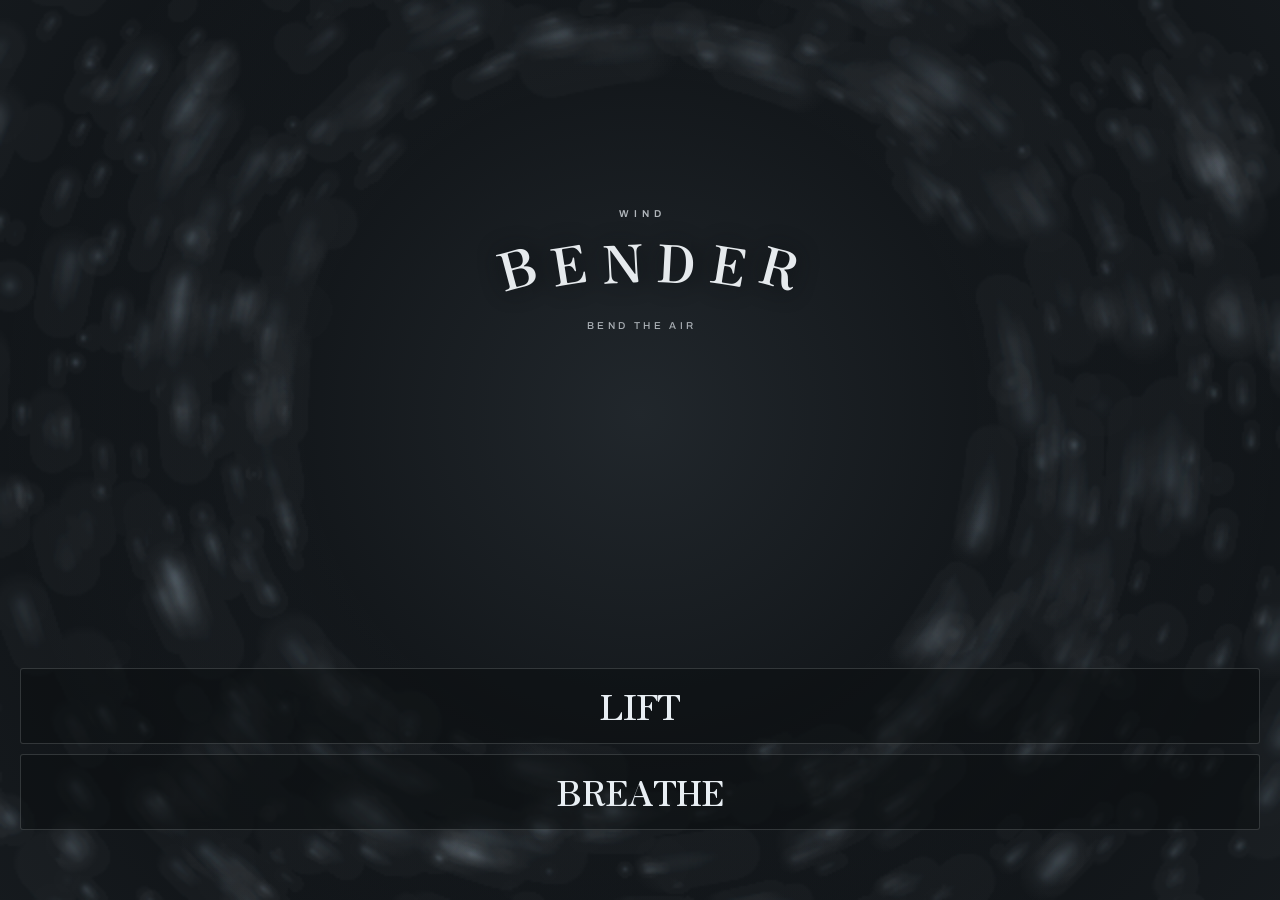
<file: wind-design3.html>
<!doctype html>
<html lang="en">
<head>
<meta charset="utf-8">
<meta name="viewport" content="width=device-width,initial-scale=1,viewport-fit=cover,user-scalable=no,maximum-scale=1">
<meta name="apple-mobile-web-app-capable" content="yes">
<meta name="mobile-web-app-capable" content="yes">
<meta name="apple-mobile-web-app-status-bar-style" content="black-translucent">
<meta name="apple-mobile-web-app-title" content="Design 3">
<meta name="theme-color" id="themecolor" content="#131922">
<title>Wind Bender · Design 3</title>
<link rel="apple-touch-icon" href="icon-180.png">
<link rel="icon" type="image/png" sizes="192x192" href="icon-192.png">
<link rel="manifest" href="design3/manifest.webmanifest">
<style>
/* ---------------------------------------------------------------
   WIND BENDER · DESIGN 3 — the technique, not the weather
   The name performs the verb: BENDER is struck into a serif and bowed on a
   fixed curve, as if the air had leaned on it. Not animated — drawn that way,
   permanently. On the run screen the count is an ultralight numeral at poster
   scale and the movement word is a no-slip obstacle: the air piles up against
   the letters and spills round them.
   The session engine, audio graph, clock, wake lock and storage are wind.html's
   line for line. What differs is the visual layer and design3/wind-engine.js,
   which paints the field to the 2D canvas and drives its own loop.
   Fonts ship with the app (SIL OFL, design3/fonts/).

   The whole screen is the instrument. Text is the caption.
   No web fonts, no CDN, no build: this file is the app.
   One engine: the slipstream, long lines of air with momentum on a
   2D canvas. The palette sets every colour, including the type,
   because Parchment is a light ground.
   --------------------------------------------------------------- */
:root{
  --fg:#e6ebf1; --mute:rgba(230,235,241,.55); --line:rgba(230,235,241,.16); --ui:rgba(19,25,34,.55); --bg:#131922; --sel:rgba(230,235,241,.14);
  --wordSize:64px;             /* set ONCE by fitWordOnce(), never per word */
  --countSize:min(14vw,9vh);
}
*{box-sizing:border-box}
html,body{margin:0;padding:0;height:100%;background:var(--bg)}
body{
  font-family:-apple-system,system-ui,"Segoe UI",Roboto,Helvetica,Arial,sans-serif;
  color:var(--fg);-webkit-font-smoothing:antialiased;
  -webkit-user-select:none;user-select:none;-webkit-touch-callout:none;-webkit-tap-highlight-color:transparent;
  overscroll-behavior:none;touch-action:manipulation;
}
canvas.field{position:fixed;inset:0;width:100%;height:100%;z-index:0;display:block}
canvas.field[hidden]{display:none}
#flash{position:fixed;inset:0;z-index:9;pointer-events:none;background:#fff;opacity:0}
#flash.go{animation:fl .5s ease-out}
@keyframes fl{0%{opacity:.14}100%{opacity:0}}
#perf{position:fixed;left:8px;top:calc(env(safe-area-inset-top) + 6px);z-index:8;font:10px/1.4 ui-monospace,Menlo,monospace;
  color:#9fe;opacity:.8;pointer-events:none;white-space:pre;display:none}

.screen{position:relative;z-index:1;display:none;flex-direction:column;min-height:100vh;min-height:100dvh;
  padding:calc(env(safe-area-inset-top) + 16px) calc(env(safe-area-inset-right) + 20px) calc(env(safe-area-inset-bottom) + 18px) calc(env(safe-area-inset-left) + 20px)}
.screen.on{display:flex}
.spacer{flex:1 1 auto}
button{font:inherit;color:inherit;background:transparent;border:0;margin:0;padding:0;cursor:pointer}
.lbl{font-size:11px;letter-spacing:.26em;text-transform:uppercase;color:var(--mute);font-weight:600}
.eyebrow{font-size:11px;letter-spacing:.34em;text-transform:uppercase;color:var(--mute);font-weight:600}

/* ---------- home ---------- */
.mark{display:grid;justify-items:center;padding-top:min(10vh,80px)}
/* the wordmark: one line, letter-spaced, regular weight, nothing animated on it but the breath in its fill. It is the obstacle in the wind. */
.mark .w{font-weight:600;font-size:min(8vw,42px);line-height:1;letter-spacing:.32em;padding-left:.32em;white-space:nowrap;text-shadow:0 0 24px var(--bg)}
.modes{display:grid;gap:12px;margin-bottom:min(6vh,52px)}
.mode{display:flex;justify-content:center;align-items:baseline;padding:22px 22px;border-radius:20px;
  background:var(--ui);border:1px solid var(--line);backdrop-filter:blur(8px);-webkit-backdrop-filter:blur(8px)}
.mode:active{background:var(--sel)}
.mode .t{font-weight:700;font-size:min(8vw,36px);letter-spacing:.12em;line-height:1}
.seg{display:flex;gap:6px}
.seg button{flex:1 1 0;min-width:0;padding:13px 2px;border-radius:12px;background:var(--ui);border:1px solid var(--line);
  font-size:11px;letter-spacing:.12em;font-weight:700;color:var(--mute);text-transform:uppercase;backdrop-filter:blur(8px);-webkit-backdrop-filter:blur(8px);white-space:nowrap;overflow:hidden;text-overflow:ellipsis}
.seg button.sel{color:var(--fg);border-color:var(--fg);background:var(--sel)}
.sub{text-align:center;font-size:12px;letter-spacing:.1em;color:var(--mute);padding-bottom:6px;line-height:1.5}
/* the doors: each preset is a tile that carries its own tempo as a proportional bar,
   the movement names in small caps above the segments and the seconds inside them */
.door{display:block;width:100%;text-align:left;background:var(--ui);border:1px solid var(--line);border-radius:18px;padding:16px 18px 14px;margin-bottom:12px;
  backdrop-filter:blur(8px);-webkit-backdrop-filter:blur(8px);position:relative}
.door.sel{border-color:var(--fg);background:var(--sel)}
.door .dt{display:block;font-weight:800;font-size:26px;letter-spacing:.06em;line-height:1;margin-bottom:12px}
.door .dr{position:absolute;right:18px;top:18px;font-size:10px;letter-spacing:.24em;text-transform:uppercase;color:var(--mute);font-weight:700}
.door .bar{display:flex;gap:4px}
.door .bar b{display:flex;flex-direction:column;gap:6px;min-width:0}
.door .bar b i{display:block;font-style:normal;font-size:9px;letter-spacing:.22em;text-transform:uppercase;color:var(--mute);font-weight:700;white-space:nowrap}
.door .bar b u{display:flex;align-items:center;justify-content:center;text-decoration:none;height:30px;border-radius:7px;background:var(--sel);
  font-weight:800;font-size:15px;font-variant-numeric:tabular-nums;letter-spacing:.02em}
.door .dl{display:block;font-size:11px;letter-spacing:.06em;color:var(--mute);margin-top:10px;line-height:1.4}

/* ---------- setup ---------- */
.top{display:flex;align-items:center;justify-content:space-between;margin-bottom:18px;height:40px}
.btn{display:block;width:100%;padding:18px 16px;border-radius:16px;background:var(--ui);border:1px solid var(--line);
  color:var(--fg);font-size:13px;font-weight:700;letter-spacing:.22em;text-transform:uppercase;text-align:center;
  backdrop-filter:blur(8px);-webkit-backdrop-filter:blur(8px)}
.btn.ghost{width:auto;padding:10px 16px;color:var(--mute);font-size:12px}
.btn.go{font-size:min(12vw,46px);letter-spacing:.14em;padding:16px 16px 12px;line-height:1;font-weight:800;background:var(--sel);border-color:var(--fg)}
.card{background:var(--ui);border:1px solid var(--line);border-radius:18px;padding:4px 18px;margin-bottom:12px;
  backdrop-filter:blur(8px);-webkit-backdrop-filter:blur(8px)}
.row{display:flex;align-items:center;justify-content:space-between;gap:12px;padding:13px 0;border-bottom:1px solid var(--line)}
.row:last-child{border-bottom:0}
.row.stack{flex-direction:column;align-items:stretch;gap:10px}
.step{display:flex;align-items:center;gap:2px}
.step button{width:52px;height:52px;border-radius:14px;background:var(--sel);border:1px solid var(--line);
  font-size:26px;line-height:1;display:flex;align-items:center;justify-content:center}
.step .v{min-width:74px;text-align:center;font-weight:700;font-size:34px;line-height:1;font-variant-numeric:tabular-nums}
.v2{font-weight:700;font-size:22px;font-variant-numeric:tabular-nums;color:var(--mute);padding-right:6px}
.hid{display:none !important}
.scroll{overflow-y:auto;-webkit-overflow-scrolling:touch;flex:1 1 auto;min-height:0}
#s-setup{max-height:100vh;max-height:100dvh}   /* the list scrolls; Start stays on screen */
.foot{margin-top:14px}

/* ---------- run: the invariant slot stack ----------
   Every slot has a fixed height. Phase changes may alter colour and the
   field behind, and nothing else. */
#s-run{padding-left:0;padding-right:0}
.slot{flex:0 0 auto}
.meta{height:44px;position:relative;display:flex;align-items:center;justify-content:center;gap:14px;
  font-size:min(3.6vw,14px);letter-spacing:.2em;font-weight:700;text-transform:uppercase;white-space:nowrap;overflow:hidden;
  color:var(--mute);padding:0 72px;font-variant-numeric:tabular-nums}
#endbtn{position:absolute;right:calc(env(safe-area-inset-right) + 12px);top:0;height:44px;padding:0 10px;
  font-size:12px;letter-spacing:.24em;color:var(--mute);font-weight:700;text-transform:uppercase}
.word{height:calc(var(--wordSize) * 1.25);display:flex;align-items:center;justify-content:center;
  font-family:"Avenir Next Condensed","AvenirNextCondensed-Heavy","Barlow Condensed","Roboto Condensed","Arial Narrow",-apple-system,system-ui,sans-serif;font-size:var(--wordSize);font-weight:900;line-height:1;letter-spacing:.06em;white-space:nowrap;-webkit-text-stroke:0 currentColor;
  text-shadow:0 0 28px var(--bg),0 2px 8px var(--bg)}
/* the breath under the movement: what the air is doing while the body does the word */
.bsub{height:30px;display:flex;align-items:center;justify-content:center;font-size:13px;letter-spacing:.26em;text-transform:uppercase;
  font-weight:700;color:var(--mute);white-space:nowrap;text-shadow:0 0 12px var(--bg)}
.count{height:calc(var(--countSize) * 1.3);display:flex;align-items:center;justify-content:center;
  font-size:var(--countSize);font-weight:700;line-height:1;font-variant-numeric:tabular-nums;min-width:4ch;opacity:.9;
  text-shadow:0 0 28px var(--bg),0 2px 8px var(--bg)}
/* the breath as a line: one segment per phase of the cycle, in proportion; the current one fills */
.rail{height:36px;display:flex;align-items:center;justify-content:center}
.tl{display:flex;gap:6px;width:min(58vw,250px);height:3px}
.tl>div{position:relative;height:100%;border-radius:2px;background:var(--line);overflow:hidden;flex:1 1 0;min-width:0}
.tl i{position:absolute;inset:0;background:var(--fg);opacity:.92;transform-origin:left center;transform:scaleX(0)}
.foot.slot{height:66px;margin:0 20px;position:relative}
.foot.slot .btn{position:absolute;inset:0;width:auto;visibility:hidden;border-color:var(--line);
  font-size:min(9vw,40px);letter-spacing:.14em;padding:0;font-weight:800;line-height:66px}
.foot.slot .btn.show{visibility:visible}
.foot.slot .btn.sm{font-size:13px;letter-spacing:.24em;font-weight:700}

/* ==================== DESIGN 3 — the technique, not the weather ====================
   Everything above is wind.html's. Below is the restyle. */
@font-face{font-family:'Archivo';font-style:normal;font-weight:100 900;font-display:swap;src:url(design3/fonts/archivo.woff2) format('woff2')}
@font-face{font-family:'Zen Old Mincho';font-style:normal;font-weight:900;font-display:swap;src:url(design3/fonts/zenoldmincho.woff2) format('woff2')}
:root{--serif:'Zen Old Mincho',Georgia,'Times New Roman',serif; --ink:#f2f6f9; --countSize:min(58vw,236px)}
body{font-family:'Archivo',-apple-system,system-ui,sans-serif}

/* ---------- home: Arc ----------
   BENDER on a fixed curve, each letter turned a little further than the last
   about a pivot far below the line, so the word bows the way air would bend it. */
.mark{display:grid;justify-items:center;gap:0;flex:1 1 auto;align-content:center}
.mark .s{font:600 10px/1 'Archivo',sans-serif;letter-spacing:.52em;text-indent:.52em;color:rgba(232,238,243,.74)}
.mark .w{display:flex;align-items:flex-end;justify-content:center;margin-top:16px;font-family:var(--serif);
  font-weight:900;font-size:min(13vw,52px);line-height:1;color:var(--ink);letter-spacing:0;-webkit-text-stroke:0 currentColor}
.mark .w b{display:inline-block;font-weight:900;transform-origin:50% 330%}
.mark .w b:nth-child(1){transform:rotate(-15deg)} .mark .w b:nth-child(2){transform:rotate(-9deg)}
.mark .w b:nth-child(3){transform:rotate(-3deg)}  .mark .w b:nth-child(4){transform:rotate(3deg)}
.mark .w b:nth-child(5){transform:rotate(9deg)}   .mark .w b:nth-child(6){transform:rotate(15deg)}
.mark .tag{font:500 10px/1 'Archivo',sans-serif;letter-spacing:.34em;text-indent:.34em;color:rgba(232,238,243,.7);margin-top:34px}

.modes{gap:10px}
.mode{border-radius:3px;backdrop-filter:none;-webkit-backdrop-filter:none;padding:20px}
.mode .t{font-family:var(--serif);font-weight:900;font-size:min(8vw,34px);letter-spacing:-.02em}

/* ---------- setup ---------- */
.btn,.card,.door,.step button,.seg button{border-radius:3px}
.btn{font-weight:600;letter-spacing:.2em;font-size:12px}
.btn.go,.door .dt{font-family:var(--serif);font-weight:900;letter-spacing:-.02em}
.btn.go{font-size:min(10vw,38px)}
.step .v,.v2,.door .bar b u{font-variant-numeric:tabular-nums;font-weight:200}
.lbl,.eyebrow,.seg button,.door .dr,.door .bar b i{font-weight:600;letter-spacing:.2em}

/* ---------- run: the count is the screen ----------
   An ultralight numeral at poster scale, the rail under it, then the movement
   word struck in the serif — the shape the air has to get round. */
.meta{font:500 10px/1 'Archivo',sans-serif;letter-spacing:.2em;justify-content:flex-start;padding:0 76px 0 28px}
#endbtn{font:500 10px/1 'Archivo',sans-serif;letter-spacing:.2em}
.count{height:auto;padding:0 28px;justify-content:flex-start;font-weight:200;font-size:var(--countSize);line-height:.78;
  letter-spacing:-.07em;color:var(--ink);opacity:1;min-width:0;text-shadow:0 8px 60px rgba(6,9,12,.6)}
.word{height:auto;padding:0 28px;justify-content:flex-start;font-family:var(--serif);font-weight:900;
  font-size:var(--wordSize);line-height:.92;letter-spacing:-.035em;color:var(--ink);
  -webkit-text-stroke:0 currentColor;text-shadow:0 6px 40px rgba(6,9,12,.55)}
.bsub{font:500 13px/1.4 'Archivo',sans-serif;letter-spacing:.2em;text-transform:uppercase;
  color:rgba(232,238,243,.58);justify-content:flex-start;padding:0 28px}
.rail{justify-content:center;padding:0 28px}
.tl{width:100%;gap:3px}
.tl>div{border-radius:0}
.foot.slot .btn{font-family:var(--serif);font-weight:900;letter-spacing:-.02em}
.foot.slot .btn.sm{font-family:'Archivo',sans-serif;font-weight:600;letter-spacing:.2em}
</style>
</head>
<body>
<canvas id="gl" class="field" hidden></canvas>
<canvas id="c2d" class="field"></canvas>
<div id="flash"></div>
<div id="perf"></div>
<audio id="aout" playsinline style="display:none"></audio>

<!-- HOME -->
<section id="s-home" class="screen on">
  <div class="mark"><div class="s">WIND</div><div class="w" id="mark"><b>B</b><b>E</b><b>N</b><b>D</b><b>E</b><b>R</b></div><div class="tag">BEND THE AIR</div></div>
  <div class="spacer"></div>
  <div class="modes">
    <button class="mode" data-go="lift"><span class="t">LIFT</span></button>
    <button class="mode" data-go="breathe"><span class="t">BREATHE</span></button>
  </div>
</section>

<!-- SETUP -->
<section id="s-setup" class="screen">
  <div class="top"><button class="btn ghost" data-go="home">Back</button><span class="eyebrow" id="setup-title">Lift</span></div>
  <div class="scroll">
    <div id="setup-lift">
      <!-- the shape of the rep: two doors, each carrying its own tempo as a labelled bar. The words are what the body does. -->
      <div id="doors"></div>
      <div class="card">
        <div class="row" id="row-reps"><span class="lbl">Reps</span><div class="step"><button data-s="reps:-1">−</button><span class="v" id="v-reps">10</span><button data-s="reps:1">+</button></div></div>
        <div class="row"><span class="lbl">Sets</span><div class="step"><button data-s="sets:-1">−</button><span class="v" id="v-sets">4</span><button data-s="sets:1">+</button></div></div>
      </div>
    </div>
    <div id="setup-breathe">
      <button class="door" data-pat="478"><span class="dt">RELAX</span><span class="bar" id="bar-478"></span><span class="dr">long exhale</span></button>
      <button class="door" data-pat="coh"><span class="dt">COHERENT</span><span class="bar" id="bar-coh"></span><span class="dr">5.5 a minute</span></button>
      <div class="card">
        <div class="row"><span class="lbl">Breaths</span><div class="step"><button data-s="cycles:-1">−</button><span class="v" id="v-cycles">8</span><button data-s="cycles:1">+</button></div></div>
        <div class="row"><span class="lbl">Time</span><span class="v2" id="v-time"></span></div>
      </div>
    </div>
    <!-- one sound for the whole app: two notes, two bells, or a breath of wind -->
    <div class="card"><div class="row stack"><span class="lbl">Sound</span>
      <div class="seg" id="seg-sound"><button data-sound="tone">Tone</button><button data-sound="breath">Breath</button></div></div></div>
    <!-- the two ways the phone can read you, Breathe only -->
    <div class="card" id="card-with"><div class="row stack">
      <div class="seg" id="seg-with"><button data-w="belly">Belly</button><button data-w="tap">Tap</button></div></div></div>
  </div>
  <div class="foot"><button class="btn go" id="b-start">Start</button></div>
</section>

<!-- RUN -->
<section id="s-run" class="screen">
  <div class="meta slot"><span id="rmeta"></span><button id="endbtn">End</button></div>
  <div class="spacer"></div>
  <div class="count slot" id="num"></div>
  <div class="rail slot"><div class="tl" id="tl"></div></div>
  <div class="word slot" id="word"><span></span></div>
  <div class="bsub slot" id="bsub"></div>
  <div class="spacer"></div>
  <div class="foot slot">
    <button class="btn" id="b-skip">Skip rest</button>
    <button class="btn sm" id="b-save">Save set</button>
    <button class="btn sm" id="b-back">Back</button>
  </div>
</section>

<script src="design3/wind-engine.js"></script>
<script>
(function(){
"use strict";
var Q = {}; try{ location.search.slice(1).split("&").forEach(function(kv){ var p=kv.split("="); if(p[0]) Q[p[0]] = p[1]===undefined?1:decodeURIComponent(p[1]); }); }catch(e){}

/* ============================ STORAGE ============================ */
var KEY = "wind.v2", OLDKEY = "wind.v1";
var DEF = {
  cfg: {
    sound:"tone",
    /* LIFT presets, one per rep shape, as sequences: [breath, seconds, movement word]. The word is what the
       body does; the breath is the line under it. The cycle opens on whichever movement the lift starts
       with. */
    lift: {preset:"drive", reps:{drive:10, squeeze:12, stretch:10, heavy:5}, sets:4,
      tune:{drive:  {name:"DRIVE",   seq:[["in",3,"LOWER"],["hold",1,"HOLD"],["out",2,"LIFT"]], rest:120, note:"Pauses at the bottom with the air in. Squats, presses, hinges."},
            squeeze:{name:"SQUEEZE", seq:[["out",1,"LIFT"],["empty",2,"HOLD"],["in",3,"LOWER"]], rest:90, note:"Pauses at the top, still breathing out. Rows, flies, curls, raises."},
            stretch:{name:"STRETCH", seq:[["in",3,"LOWER"],["hold",2,"HOLD"],["out",2,"LIFT"]], rest:90, note:"Pauses long at the bottom, air held in, soft. Flies, pullovers, deficit work."},
            heavy:  {name:"HEAVY",   seq:[["in",2,"HOLD"],["hold",2,"LOWER"],["hold",1,"LIFT"],["out",1,"HOLD"]], rest:180, note:"One held breath under the whole rep. Five reps and under."}}},
    breathe: {cycles:8, pat:"478", belly:"on", tap:"off"}
  },
  stats: {sec:0, log:[]}
};
function clone(o){ return JSON.parse(JSON.stringify(o)); }
var DB = clone(DEF);
try{
  var raw = JSON.parse(localStorage.getItem(KEY) || localStorage.getItem(OLDKEY) || "null");
  if(raw && raw.cfg){
    var L = raw.cfg.lift; if(L){ ["preset","sets"].forEach(function(k){ if(L[k]!==undefined) DB.cfg.lift[k]=L[k]; });
      if(L.reps && typeof L.reps==="object"){ for(var rk in DB.cfg.lift.reps) if(L.reps[rk]) DB.cfg.lift.reps[rk]=L.reps[rk]; }
      if(!DB.cfg.lift.tune[DB.cfg.lift.preset]) DB.cfg.lift.preset="drive"; }   /* the tempos are fixed; nothing stored overrides them */
    if(raw.cfg.breathe) for(var bk in DB.cfg.breathe) if(raw.cfg.breathe[bk]!==undefined) DB.cfg.breathe[bk]=raw.cfg.breathe[bk];
    if(DB.cfg.breathe.pat!=="478" && DB.cfg.breathe.pat!=="coh") DB.cfg.breathe.pat="478";
    if(DB.cfg.breathe.tap!=="off" && DB.cfg.breathe.tap!=="on") DB.cfg.breathe.tap="on";
    DB.cfg.sound = raw.cfg.sound || "tone"; if(["tone","breath"].indexOf(DB.cfg.sound)<0) DB.cfg.sound="tone";
  }
  if(raw && raw.stats){ DB.stats.sec = raw.stats.sec||0; DB.stats.log = raw.stats.log||[]; }
}catch(e){}
function save(){ try{ localStorage.setItem(KEY, JSON.stringify(DB)); }catch(e){} }

/* ============================ CLOCK ============================
   One timebase. Follows the AudioContext clock while it advances and
   extrapolates with performance.now() when iOS suspends it. */
var A = null, lastCtxT = 0, lastPerfT = 0;
function nowSec(){
  var p = performance.now()/1000;
  if(A){ var c = A.ctx.currentTime; if(c > lastCtxT){ lastCtxT = c; lastPerfT = p; return c; } return lastCtxT + (p - lastPerfT); }
  return p;
}
function toCtx(t){ return A.ctx.currentTime + Math.max(0, t - nowSec()); }

/* ============================ AUDIO ============================ */
var scheme = null;
function easeIO(p){ return p < 0.5 ? 4*p*p*p : 1 - Math.pow(-2*p+2, 3)/2; }
function easeOut(p){ return 1 - Math.pow(1-p, 3); }
function easeIn(p){ return p*p*p; }
function env(param, from, to, at, dur, shape){
  if(!A) return;
  var ctx = A.ctx, now = ctx.currentTime, t0 = at < now ? now : at;
  shape = shape || easeIO;
  try{ if(param.cancelAndHoldAtTime) param.cancelAndHoldAtTime(t0); else param.cancelScheduledValues(t0); }catch(e){ try{ param.cancelScheduledValues(t0); }catch(e2){} }
  var start = (at <= now + 0.03) ? param.value : from; if(!isFinite(start)) start = from;
  param.setValueAtTime(start, t0);
  for(var i=1; i<=26; i++){ var p=i/26; param.linearRampToValueAtTime(start + (to-start)*shape(p), t0 + dur*p); }
}
function noiseBuffer(ctx, sec, kind){   /* true: brown; "pink": pink (Kellet); false: white */
  var len = Math.floor(ctx.sampleRate*sec), b = ctx.createBuffer(2, len, ctx.sampleRate), c, d, i, w, last, b0,b1,b2,b3,b4,b5,b6;
  for(c=0;c<2;c++){ d=b.getChannelData(c); last=0; b0=b1=b2=b3=b4=b5=b6=0;
    for(i=0;i<len;i++){ w=Math.random()*2-1;
      if(kind==="pink"){ b0=0.99886*b0+w*0.0555179; b1=0.99332*b1+w*0.0750759; b2=0.96900*b2+w*0.1538520; b3=0.86650*b3+w*0.3104856; b4=0.55000*b4+w*0.5329522; b5=-0.7616*b5-w*0.0168980; d[i]=(b0+b1+b2+b3+b4+b5+b6+w*0.5362)*0.11; b6=w*0.115926; }
      else if(kind){ last=(last+0.02*w)/1.02; d[i]=last*3.6; } else d[i]=w; } }
  return b;
}
function makeIR(ctx, sec){
  var rate=ctx.sampleRate, len=Math.floor(rate*sec), b=ctx.createBuffer(2,len,rate), c,d,i,t,w,last,e2;
  for(c=0;c<2;c++){ d=b.getChannelData(c); last=0; for(i=0;i<len;i++){ t=i/len; w=Math.random()*2-1; last=(last+0.28*w)/1.28; e2=Math.pow(1-t,2.6)*(1-Math.exp(-i/(rate*0.012))); d[i]=(last*2.4+w*0.22)*e2; } }
  return b;
}
var audioEl = document.getElementById("aout");
function initAudio(){
  if(A) return A;
  var AC = window.AudioContext || window.webkitAudioContext; if(!AC) return null;
  var ctx = new AC();
  var master = ctx.createGain(); master.gain.value = 0.0001;
  var lim = ctx.createDynamicsCompressor();
  try{ lim.threshold.value=-8; lim.knee.value=22; lim.ratio.value=4; lim.attack.value=0.02; lim.release.value=0.5; }catch(e){}
  var roll = ctx.createBiquadFilter(); roll.type="lowpass"; roll.frequency.value=4200; roll.Q.value=0.4;
  var shelf = ctx.createBiquadFilter(); shelf.type="highshelf"; shelf.frequency.value=2400; shelf.gain.value=-7;
  roll.connect(shelf); shelf.connect(lim); lim.connect(master);
  try{ var msd=ctx.createMediaStreamDestination(); master.connect(msd); audioEl.srcObject=msd.stream; var pr=audioEl.play(); if(pr&&pr.catch) pr.catch(function(){}); }catch(e){}
  master.connect(ctx.destination);
  /* the output tap: the wind reads the sound it is about to make */
  var tap = ctx.createAnalyser(); tap.fftSize = 1024; tap.smoothingTimeConstant = 0; master.connect(tap);
  var ka = ctx.createConstantSource ? ctx.createConstantSource() : null;
  if(ka){ var kg=ctx.createGain(); kg.gain.value=0.0001; ka.connect(kg); kg.connect(ctx.destination); ka.start(); }
  var dryIn = ctx.createGain(); dryIn.connect(roll);
  var wetIn = ctx.createGain(); var conv = ctx.createConvolver(); conv.normalize = true; try{ conv.buffer = makeIR(ctx, 2.8); }catch(e){}
  var wet = ctx.createGain(); wet.gain.value = 0.42; wetIn.connect(roll); wetIn.connect(conv); conv.connect(wet); wet.connect(roll);
  A = {ctx:ctx, master:master, roll:roll, dryIn:dryIn, wetIn:wetIn, tap:tap, tapBuf:new Float32Array(1024), nodes:[]};
  lastCtxT = ctx.currentTime; lastPerfT = performance.now()/1000;
  ctx.onstatechange = function(){ if(ctx.state==="running" && S.running){ S.schedIdx = S.idx - 1; } };
  try{ if(window.MediaMetadata && navigator.mediaSession){ navigator.mediaSession.metadata = new MediaMetadata({title:"Wind Bender"}); navigator.mediaSession.playbackState="playing";
    ["play","pause"].forEach(function(a){ try{ navigator.mediaSession.setActionHandler(a, function(){ try{ ctx.resume(); audioEl.play(); }catch(e){} }); }catch(e){} }); } }catch(e){}
  return A;
}
function keep(n){ A.nodes.push(n); return n; }
/* TONE: two notes, and only two. The breath in is the high note, D4, which opens and swells as the
   lungs fill; the breath out is the low note, G3, a fifth below, which is full at the turn and closes
   as the air leaves. That is the convention of the best coherence tracks (a high bell for the in, a
   low bell for the out) done as sustained notes rather than strikes, so nothing hits and nothing
   slides: you always know which breath you are on because the two breaths are two different notes.
   Each note is a sine with soft harmonics and a twin a hair sharp so it moves slowly inside, through
   one lowpass that opens with the breath. A hold keeps the last note where it is, a little softer;
   the squeeze keeps the low note at its darkest. Everything is a ramp over the whole count. */
var TONE_HI=293.66, TONE_LO=196.00;   /* D4 and G3 */
function mkVoice(f, parts, fc0, dest){
  var ctx=A.ctx, lp=ctx.createBiquadFilter(); lp.type="lowpass"; lp.frequency.value=fc0; lp.Q.value=0.7;
  var g=ctx.createGain(); g.gain.value=0.0001; g.connect(lp); lp.connect(dest);
  for(var i=0;i<parts.length;i++){ var o=ctx.createOscillator(), og=ctx.createGain(); o.type="sine"; o.frequency.value=f*parts[i][0]; og.gain.value=parts[i][1]; o.connect(og); og.connect(g); o.start(); keep(o); }
  var v={g:g, lp:lp, lvl:0.0001, fc:fc0};
  v.to=function(at,dur,lvl,fc,shape){ env(g.gain, v.lvl, lvl, at, dur, shape||easeIO); env(lp.frequency, v.fc, fc, at, dur, shape||easeIO); v.lvl=lvl; v.fc=fc; };
  return v;
}
function mkTone(k){
  var hi=mkVoice(TONE_HI, [[1,1],[1.0015,.45],[2,.18],[3,.07]], 320, A.wetIn);
  var lo=mkVoice(TONE_LO, [[1,1],[1.0015,.5],[2,.28],[3,.12],[0.5,.22]], 220, A.wetIn);
  return {kind:"tone", hi:hi, lo:lo, k:k, dir:""};
}
function makeScheme(name, dim){ if(!A) return null; var k=dim?0.7:1; A.roll.frequency.value=dim?2600:4200; return name==="breath" ? mkBreath(k) : mkTone(k); }
function schemePhase(kind, at, dur){
  if(!scheme || !A) return;
  var s=scheme, k=s.k, g=Math.max(dur,0.35);
  if(s.kind==="tone"){
    var top=0.22*k, hi=s.hi, lo=s.lo;
    if(kind==="in"){ s.dir="up"; hi.to(at, g, top, 1700); lo.to(at, Math.min(1.0,g), 0.0001, 220); }        /* the high note opens through the in; a high bell at the turn */
    else if(kind==="out"){ s.dir="down"; lo.to(at, Math.min(0.5,g*0.2), top, 1200, easeOut); lo.to(at+Math.min(0.5,g*0.2), g-Math.min(0.5,g*0.2), top*0.12, 220); hi.to(at, Math.min(0.9,g), 0.0001, 320); }   /* the low note is full at the turn and closes as the air leaves; a low bell */
    else if(kind==="hold"){ s.dir=""; if(hi.lvl>lo.lvl) hi.to(at, Math.min(1.0,g), top*0.62, hi.fc, easeOut); else lo.to(at, Math.min(1.0,g), top*0.62, lo.fc, easeOut); }   /* breath held: the last note stays where it is, steady and clearly there; it neither opens nor closes, which is what held sounds like */
    else if(kind==="empty"){ s.dir=""; lo.to(at, g, top*0.12, 220); hi.to(at, 0.5, 0.0001, 320, easeOut); }   /* still breathing out on its own (not after an out): the low note goes on closing */
    else { s.dir=""; hi.to(at, 0.6, 0.0001, 320, easeOut); lo.to(at, 0.6, 0.0001, 220, easeOut); }
  }
  if(s.kind==="breath"){
    var bt=1.05*k;
    if(kind==="in"){ env(s.g.gain,0.0001,bt,at,g*0.6,easeIO); env(s.g.gain,bt,bt*0.35,at+g*0.6,g*0.35,easeIO); env(s.bp.frequency,520,1400,at,g,easeIO); env(s.lp.frequency,1800,2600,at,g,easeIO); }
    else if(kind==="hold"){ env(s.g.gain,s.g.gain.value,0.14*bt,at,0.5,easeOut); env(s.bp.frequency,s.bp.frequency.value,700,at,0.5,easeOut); }   /* breath held: a quiet steady air, never silence */
    else if(kind==="empty"){ env(s.g.gain,s.g.gain.value,0.10*bt,at,g,easeOut); env(s.bp.frequency,s.bp.frequency.value,300,at,g,easeOut); }   /* still breathing out on its own: the last of the air, audible to the end */
    else if(kind==="out"){ env(s.g.gain,0.0001,0.9*k,at,g*0.14,easeOut); env(s.g.gain,0.9*k,0.08*k,at+g*0.14,g*0.84,easeIO); env(s.bp.frequency,1200,380,at,g,easeIO); env(s.lp.frequency,2300,1100,at,g,easeIO); }
    else { env(s.g.gain,s.g.gain.value,0.0001,at,0.25,easeOut); }
  }
}
function mkBreath(k){
  var ctx=A.ctx, src=ctx.createBufferSource(); src.buffer=noiseBuffer(ctx,5,true); src.loop=true;
  var bp=ctx.createBiquadFilter(); bp.type="bandpass"; bp.frequency.value=800; bp.Q.value=0.9;
  var pk=ctx.createBiquadFilter(); pk.type="peaking"; pk.frequency.value=528; pk.Q.value=1.2; pk.gain.value=4;
  var lp=ctx.createBiquadFilter(); lp.type="lowpass"; lp.frequency.value=2300; lp.Q.value=0.4;
  var g=ctx.createGain(); g.gain.value=0.0001;
  src.connect(bp); bp.connect(pk); pk.connect(lp); lp.connect(g); g.connect(A.dryIn); src.start(); keep(src);
  return {kind:"breath", g:g, bp:bp, lp:lp, k:k};
}
function audioStart(mode, sound){
  initAudio(); if(!A) return;
  try{ if(navigator.audioSession) navigator.audioSession.type = "playback"; }catch(e){}
  if(A.ctx.state!=="running"){ try{ A.ctx.resume(); }catch(e){} }
  try{ var _p=audioEl.play(); if(_p&&_p.catch) _p.catch(function(){}); }catch(e){}
  clearTimeout(teardownTimer); teardownScheme(); scheme = makeScheme(sound, mode==="breathe");   /* a session started within a second of the last one must not be torn down by its timer */
  env(A.master.gain, 0.0001, mode==="breathe"?0.62:0.92, A.ctx.currentTime+0.02, 1.0, easeOut);
  try{ if(navigator.mediaSession) navigator.mediaSession.playbackState="playing"; }catch(e){}
}
function teardownScheme(){ mirrorVoice=null; if(!A) return; for(var i=0;i<A.nodes.length;i++){ try{A.nodes[i].stop();}catch(e){} try{A.nodes[i].disconnect();}catch(e){} } A.nodes=[]; scheme=null; }
var teardownTimer=0;
function audioStop(){ if(!A) return; env(A.master.gain, A.master.gain.value, 0.0001, A.ctx.currentTime, 1.2, easeIn); clearTimeout(teardownTimer); teardownTimer=setTimeout(teardownScheme, 1500); try{ if(navigator.mediaSession) navigator.mediaSession.playbackState="paused"; }catch(e){} }
/* the loudness of the sound the app is making right now, 0..1 */
var ampSm = 0;
function audioAmp(){
  if(!A || A.ctx.state!=="running") return -1;
  try{ A.tap.getFloatTimeDomainData(A.tapBuf); var s=0, b=A.tapBuf; for(var i=0;i<b.length;i+=2) s+=b[i]*b[i]; var rms=Math.sqrt(s/(b.length/2)); return Math.min(1, rms*7); }catch(e){ return -1; }
}

/* ============================ WAKE LOCK ============================ */
var wl = null;
function wake(on){ try{ if(on){ if("wakeLock" in navigator && !wl) navigator.wakeLock.request("screen").then(function(l){ wl=l; l.addEventListener("release",function(){wl=null;}); },function(){wl=null;}); } else if(wl){ wl.release(); wl=null; } }catch(e){ wl=null; } }
document.addEventListener("visibilitychange", function(){ if(document.visibilityState==="visible" && S.running){ wake(true); if(A && A.ctx.state!=="running"){ try{A.ctx.resume();}catch(e){} } try{ var _q=audioEl.play(); if(_q&&_q.catch) _q.catch(function(){}); }catch(e){} } });

/* ============================ COLOUR ============================
   The pacing signal, first and foremost: large-area luminance. The ground rises with the lungs and
   falls with them. A palette is a whole world: the ground empty and full, the colour of the air on the
   way in and on the way out, the rim, and the type, because Parchment is paper and its type is ink.
   HSL triplets. Chosen in Setup, or with ?pal=name. */
/* One palette, chosen for the aura of the wind: a slate night, wisps of pale mist-blue drawn in on the
   breath in, turning to pale gold as they are sent out. The type is bone. No picker: the app is one world. */
var PAL={name:"Arc", bg:[210,19,6], full:[210,18,11], air:[210,35,82], warm:[225,25,60], rim:[210,40,78], text:"#e8eef3", light:false};
function hsl(h,s,l){ h=((h%360)+360)%360/360; s/=100; l/=100; var q=l<0.5?l*(1+s):l+s-l*s, p=2*l-q; function f(t){ t=(t+1)%1; if(t<1/6) return p+(q-p)*6*t; if(t<1/2) return q; if(t<2/3) return p+(q-p)*(2/3-t)*6; return p; } return [f(h+1/3), f(h), f(h-1/3)]; }
function lerp3(a,b,t){ return [a[0]+(b[0]-a[0])*t, a[1]+(b[1]-a[1])*t, a[2]+(b[2]-a[2])*t]; }
function css(c){ return "rgb("+Math.round(c[0]*255)+","+Math.round(c[1]*255)+","+Math.round(c[2]*255)+")"; }
/* the ground: empty to full, the hue drifting a little across the set; dim shrinks the swing for Breathe */
function ground(fill, temp, dim){ var f=Math.max(0,Math.min(1.2,fill))*dim, c=lerp3(PAL.bg, PAL.full, f); return hsl(c[0]+8*temp, c[1], c[2]); }
/* the air: its colour on the way in, warming on the way out */
function airColour(warm){ return lerp3(hsl(PAL.air[0],PAL.air[1],PAL.air[2]), hsl(PAL.warm[0],PAL.warm[1],PAL.warm[2]), Math.max(0,Math.min(1,warm))); }   /* blended in RGB: the hue path from blue to gold through the wheel is green, and there is no green here */
function rimColour(){ return hsl(PAL.rim[0],PAL.rim[1],PAL.rim[2]); }
function applyPalette(){
  var r=document.documentElement.style, t=PAL.text, bg=css(hsl(PAL.bg[0],PAL.bg[1],PAL.bg[2]));
  function rgba(hex,a){ var n=parseInt(hex.slice(1),16); return "rgba("+(n>>16)+","+((n>>8)&255)+","+(n&255)+","+a+")"; }
  r.setProperty("--fg", t); r.setProperty("--mute", rgba(t, PAL.light?0.6:0.55)); r.setProperty("--line", rgba(t, PAL.light?0.22:0.16));
  r.setProperty("--sel", rgba(t, PAL.light?0.10:0.14)); r.setProperty("--bg", bg); r.setProperty("--line2", rgba(t, 0.5));
  var b=hsl(PAL.bg[0],PAL.bg[1],PAL.bg[2]); r.setProperty("--ui", "rgba("+Math.round(b[0]*255)+","+Math.round(b[1]*255)+","+Math.round(b[2]*255)+","+(PAL.light?0.5:0.55)+")");
  try{ document.getElementById("themecolor").setAttribute("content", bg); }catch(e){}
}
applyPalette();

/* ============================ NOISE ============================ */
function makeNoise(seed){
  var s = seed>>>0 || 1;
  function h(x,y,z){ var n = (x*374761393 + y*668265263 + z*2147483647 + s*1274126177)|0; n = (n ^ (n>>>13)) * 1274126177; n = n ^ (n>>>16); return (n & 0xffff)/65535; }
  function sm(t){ return t*t*(3-2*t); }
  return function(x,y,z){
    var xi=Math.floor(x), yi=Math.floor(y), zi=Math.floor(z), xf=sm(x-xi), yf=sm(y-yi), zf=sm(z-zi);
    var a=h(xi,yi,zi), b=h(xi+1,yi,zi), c=h(xi,yi+1,zi), d=h(xi+1,yi+1,zi), e=h(xi,yi,zi+1), f=h(xi+1,yi,zi+1), g=h(xi,yi+1,zi+1), k=h(xi+1,yi+1,zi+1);
    var l1=a+(b-a)*xf, l2=c+(d-c)*xf, l3=e+(f-e)*xf, l4=g+(k-g)*xf;
    return (l1+(l2-l1)*yf)*(1-zf) + (l3+(l4-l3)*yf)*zf;
  };
}
function mulberry(seed){ var a=seed>>>0; return function(){ a=(a+0x6D2B79F5)|0; var t=Math.imul(a^(a>>>15),1|a); t=(t+Math.imul(t^(t>>>7),61|t))^t; return ((t^(t>>>14))>>>0)/4294967296; }; }
function hashStr(s){ var h=2166136261; for(var i=0;i<s.length;i++){ h^=s.charCodeAt(i); h=Math.imul(h,16777619); } return h>>>0; }

/* ============================ MASK ============================
   The word is an obstacle. We rasterise the DOM element that shows it
   into a low-res alpha map every engine can query. */
var maskCv = document.createElement("canvas");
var MASK = {w:0,h:0,sc:0.5,data:null,dirty:true,cx:0.5,cy:0.47,ver:0};
function buildMask(el){
  var W=window.innerWidth, H=window.innerHeight, sc=MASK.sc, w=Math.max(2,Math.ceil(W*sc)), h=Math.max(2,Math.ceil(H*sc));
  maskCv.width=w; maskCv.height=h;
  var m=maskCv.getContext("2d",{willReadFrequently:true}); m.clearRect(0,0,w,h);
  if(el && el.offsetParent !== null && el.textContent.trim()){
    var r=el.getBoundingClientRect(), cs=getComputedStyle(el);
    m.font = cs.fontWeight+" "+(parseFloat(cs.fontSize)*sc)+"px "+cs.fontFamily;
    try{ m.letterSpacing = (parseFloat(cs.letterSpacing)||0)*sc+"px"; }catch(e){}
    m.textAlign="center"; m.textBaseline="middle"; m.fillStyle="#fff";
    m.fillText(el.textContent, (r.left+r.width/2)*sc, (r.top+r.height/2)*sc);
    MASK.rect = r;
  } else MASK.rect = null;
  MASK.w=w; MASK.h=h; MASK.data=m.getImageData(0,0,w,h).data; MASK.dirty=false; MASK.ver++;
}
function maskAt(x,y){ if(!MASK.data) return 0; var i=((y*MASK.sc)|0)*MASK.w+((x*MASK.sc)|0); if(i<0||i>=MASK.w*MASK.h) return 0; return MASK.data[i*4+3]/255; }

/* ============================ ENGINE: WISP ============================
   The fluid, back, rebuilt from the first build with everything learned since. A real velocity field
   on the GPU: advect, vorticity confinement, force, a few Jacobi pressure passes, one channel of dye.
   The breath is the force, and the force is a move: the in is a spiral drawing everything to the
   centre, the out a spiral throwing it away, the spin reversing with the breath. Curl noise gives
   the air wisps; vorticity confinement keeps the eddies alive. The dye lives about two seconds, so
   the wind is seen to travel, and it goes in as filaments, never a wash. The word is a no-slip
   obstacle that sheds wisps from its edges and draws the air to itself, so the smoke clings to the
   letters. Decay is per second, so the air behaves the same at 30 fps as at 60; the show pass is
   capped at 1.5x. If the GPU cannot, the slipstream lines take over. */
function FieldGL(cv){
  var gl = cv.getContext("webgl2", {alpha:false, antialias:false, depth:false, stencil:false, powerPreference:"high-performance", preserveDrawingBuffer:false});
  if(!gl) return null;
  if(!gl.getExtension("EXT_color_buffer_float") && !gl.getExtension("EXT_color_buffer_half_float")) return null;
  var VS = "#version 300 es\nprecision highp float;out vec2 vUv;void main(){vec2 p=vec2(float((gl_VertexID<<1)&2),float(gl_VertexID&2));vUv=p;gl_Position=vec4(p*2.0-1.0,0.0,1.0);}";
  var HEAD = "#version 300 es\nprecision highp float;precision highp sampler2D;in vec2 vUv;out vec4 o;uniform vec2 uTexel;";
  var NOISE = "float hsh(vec2 p){return fract(sin(dot(p,vec2(127.1,311.7)))*43758.5453);}"+
      "float vn(vec2 p){vec2 i=floor(p),f=fract(p);f=f*f*(3.0-2.0*f);return mix(mix(hsh(i),hsh(i+vec2(1,0)),f.x),mix(hsh(i+vec2(0,1)),hsh(i+vec2(1,1)),f.x),f.y);}";
  var F = {
    advect: HEAD+"uniform sampler2D uVel,uSrc;uniform float uDt,uDiss;void main(){vec2 v=texture(uVel,vUv).xy;vec2 p=vUv-uDt*v*uTexel;o=texture(uSrc,p)*uDiss;}",
    force: HEAD+"uniform sampler2D uVel,uMask;uniform vec2 uCenter,uAspect,uTap;uniform vec4 uVort;uniform float uDt,uFlow,uSwirl,uWind,uTime,uMax,uTapK,uCurl,uGust,uMag,uVortK,uSpin;"+NOISE+
      "vec2 curl(vec2 p){float e=0.02;float a=vn(p+vec2(e,0)),b=vn(p-vec2(e,0)),c=vn(p+vec2(0,e)),d=vn(p-vec2(0,e));return vec2(c-d,b-a)/(2.0*e);}"+
      "void main(){vec2 v=texture(uVel,vUv).xy;vec2 d=(vUv-uCenter)*uAspect;float r=length(d)+1e-4;vec2 n=d/r;float rn=r/0.5;float rb=max(abs(d.x)/(0.5*uAspect.x),abs(d.y)/0.5);"+
      "float ring=smoothstep(0.05,0.3,rn)*(1.0-smoothstep(1.0,1.6,rb));vec2 t=vec2(-n.y,n.x);"+
      "vec2 f=-n*uFlow*ring*150.0*(1.0+1.2*uGust);"+
      "f+=t*uFlow*uSwirl*ring*150.0;"+
      /* a pair of orbiting vortices with opposite spins: eddies inside the move, so the air swirls in more than one place */
      "vec2 va=(vUv-uVort.xy)*uAspect;float ra=length(va)+1e-4;f+=vec2(-va.y,va.x)/ra*exp(-ra*ra/0.03)*uVortK;"+
      "vec2 vb=(vUv-uVort.zw)*uAspect;float rb2=length(vb)+1e-4;f-=vec2(-vb.y,vb.x)/rb2*exp(-rb2*rb2/0.03)*uVortK;"+
      /* the hold: no in or out, only a slow turn of the whole field, held air that still lives */
      "f+=t*uSpin*ring*36.0;"+
      "f+=t*uWind*18.0*smoothstep(0.0,0.6,rn)+vec2(uWind*46.0,uWind*10.0*sin(vUv.x*6.0+uTime*0.5));"+
      "f+=curl(d*3.0+vec2(uTime*0.12,-uTime*0.08))*uCurl;"+
      "vec2 dt2=(vUv-uTap)*uAspect;float rt=length(dt2)+1e-4;f+=(dt2/rt)*uTapK*exp(-rt*rt/0.022)*2400.0;"+
      "vec2 gm=vec2(texture(uMask,vUv+vec2(uTexel.x*2.0,0)).a-texture(uMask,vUv-vec2(uTexel.x*2.0,0)).a,texture(uMask,vUv+vec2(0,uTexel.y*2.0)).a-texture(uMask,vUv-vec2(0,uTexel.y*2.0)).a);f+=gm*uMag*60.0;"+
      "v+=f*uDt;float m=texture(uMask,vUv).a;v*=(1.0-m);float L=length(v);if(L>uMax)v*=uMax/L;if(any(isnan(v)))v=vec2(0.0);o=vec4(v,0.0,1.0);}",
    curl: HEAD+"uniform sampler2D uVel;void main(){float L=texture(uVel,vUv-vec2(uTexel.x,0)).y,R=texture(uVel,vUv+vec2(uTexel.x,0)).y,B=texture(uVel,vUv-vec2(0,uTexel.y)).x,T=texture(uVel,vUv+vec2(0,uTexel.y)).x;o=vec4(0.5*((R-L)-(T-B)),0,0,1);}",
    vort: HEAD+"uniform sampler2D uVel,uCurl;uniform float uDt,uK;void main(){float L=texture(uCurl,vUv-vec2(uTexel.x,0)).x,R=texture(uCurl,vUv+vec2(uTexel.x,0)).x,B=texture(uCurl,vUv-vec2(0,uTexel.y)).x,T=texture(uCurl,vUv+vec2(0,uTexel.y)).x,C=texture(uCurl,vUv).x;"+
      "vec2 f=0.5*vec2(abs(T)-abs(B),abs(R)-abs(L));f/=length(f)+1e-4;f*=uK*C;f.y*=-1.0;vec2 v=texture(uVel,vUv).xy+f*uDt;o=vec4(v,0,1);}",
    div: HEAD+"uniform sampler2D uVel;void main(){float L=texture(uVel,vUv-vec2(uTexel.x,0)).x,R=texture(uVel,vUv+vec2(uTexel.x,0)).x,B=texture(uVel,vUv-vec2(0,uTexel.y)).y,T=texture(uVel,vUv+vec2(0,uTexel.y)).y;o=vec4(0.5*(R-L+T-B),0,0,1);}",
    press: HEAD+"uniform sampler2D uP,uDiv;void main(){float L=texture(uP,vUv-vec2(uTexel.x,0)).x,R=texture(uP,vUv+vec2(uTexel.x,0)).x,B=texture(uP,vUv-vec2(0,uTexel.y)).x,T=texture(uP,vUv+vec2(0,uTexel.y)).x,d=texture(uDiv,vUv).x;o=vec4((L+R+B+T-d)*0.25,0,0,1);}",
    grad: HEAD+"uniform sampler2D uP,uVel;void main(){float L=texture(uP,vUv-vec2(uTexel.x,0)).x,R=texture(uP,vUv+vec2(uTexel.x,0)).x,B=texture(uP,vUv-vec2(0,uTexel.y)).x,T=texture(uP,vUv+vec2(0,uTexel.y)).x;vec2 v=texture(uVel,vUv).xy-0.5*vec2(R-L,T-B);o=vec4(v,0,1);}",
    dye: HEAD+"uniform sampler2D uDye,uMask;uniform vec2 uCenter,uAspect,uTap;uniform float uDt,uIn,uOut,uIdle,uTime,uTapK,uPulse;"+NOISE+
      "void main(){float d=texture(uDye,vUv).r;vec2 q=(vUv-uCenter)*uAspect;float rn=length(q)/0.5;float rb=max(abs(q.x)/(0.5*uAspect.x),abs(q.y)/0.5);"+
      "float fil=pow(0.55*vn(q*6.0+vec2(uTime*0.25,-uTime*0.18))+0.45*vn(q*16.0+vec2(-uTime*0.33,uTime*0.42)),2.2)*3.0;"+
      "float edge=smoothstep(0.6,1.0,rb)*(0.5+0.5*sin(atan(q.y,q.x)*6.0+uTime*0.8))*fil;float core=(1.0-smoothstep(0.0,0.3,rn))*fil;"+
      "vec2 qt=(vUv-uTap)*uAspect;float rq=length(qt);d+=uTapK*(exp(-rq*rq/0.004)*20.0+exp(-pow(rq-0.16*(1.0-uTapK),2.0)/0.0012)*12.0)*uDt;"+
      "d+=(uIn*edge*1.9+uOut*core*1.6)*uDt;"+
      "d+=uPulse*exp(-pow(rn-0.42,2.0)/0.0025)*fil*1.6*uDt;"+
      "float m=texture(uMask,vUv).a;float shed=max(0.0,texture(uMask,vUv-vec2(0.012,0.0)).a-m)+max(0.0,texture(uMask,vUv+vec2(0.0,0.012)).a-m);"+
      "d+=(uIdle*fil*0.06+(uIdle*0.9+0.5*(uIn+uOut))*shed*fil*2.4)*uDt;"+
      "d*=(1.0-m*0.85);o=vec4(min(d,1.0),0.0,0.0,1.0);}",
    show: HEAD+"uniform sampler2D uDye;uniform vec3 uGround,uRim,uMist,uGold;uniform vec2 uAspect;uniform float uGain,uRimK,uWarm;"+
      "void main(){vec2 q=(vUv-vec2(0.5,0.53))*uAspect;float re=length(vec2(q.x/(0.5*uAspect.x),q.y/0.5));float rim=smoothstep(0.55,1.35,re);"+
      "float dy=texture(uDye,vUv).r;vec3 wisp=mix(uMist,uGold,uWarm);vec3 c=uGround+uRim*rim*uRimK+wisp*pow(max(dy,0.0),1.3)*uGain;o=vec4(c,1.0);}"
  };
  function sh(type,src){ var x=gl.createShader(type); gl.shaderSource(x,src); gl.compileShader(x); if(!gl.getShaderParameter(x,gl.COMPILE_STATUS)) throw new Error(gl.getShaderInfoLog(x)); return x; }
  var vs; try{ vs=sh(gl.VERTEX_SHADER, VS); }catch(e){ return null; }
  var PR={};
  try{ for(var k in F){ var pgm=gl.createProgram(); gl.attachShader(pgm,vs); gl.attachShader(pgm,sh(gl.FRAGMENT_SHADER,F[k])); gl.linkProgram(pgm); if(!gl.getProgramParameter(pgm,gl.LINK_STATUS)) return null;
      var u={}, n=gl.getProgramParameter(pgm,gl.ACTIVE_UNIFORMS); for(var i=0;i<n;i++){ var nm=gl.getActiveUniform(pgm,i).name; u[nm]=gl.getUniformLocation(pgm,nm); } PR[k]={p:pgm,u:u}; } }catch(e){ return null; }
  var simW=0,simH=0,dyeW=0,dyeH=0,W=0,H=0, vel,vel2,pr,pr2,dv,cl,dye,dye2, maskTex, maskVer=-1, quality=1, warmSm=0, lost=false, vang=0;
  function tex(w,h){ var t=gl.createTexture(); gl.bindTexture(gl.TEXTURE_2D,t); gl.texParameteri(gl.TEXTURE_2D,gl.TEXTURE_MIN_FILTER,gl.LINEAR); gl.texParameteri(gl.TEXTURE_2D,gl.TEXTURE_MAG_FILTER,gl.LINEAR); gl.texParameteri(gl.TEXTURE_2D,gl.TEXTURE_WRAP_S,gl.CLAMP_TO_EDGE); gl.texParameteri(gl.TEXTURE_2D,gl.TEXTURE_WRAP_T,gl.CLAMP_TO_EDGE);
    gl.texImage2D(gl.TEXTURE_2D,0,gl.RGBA16F,w,h,0,gl.RGBA,gl.HALF_FLOAT,null); var fb=gl.createFramebuffer(); gl.bindFramebuffer(gl.FRAMEBUFFER,fb); gl.framebufferTexture2D(gl.FRAMEBUFFER,gl.COLOR_ATTACHMENT0,gl.TEXTURE_2D,t,0);
    if(gl.checkFramebufferStatus(gl.FRAMEBUFFER)!==gl.FRAMEBUFFER_COMPLETE) throw new Error("fbo"); gl.clearColor(0,0,0,1); gl.clear(gl.COLOR_BUFFER_BIT); return {t:t,fb:fb,w:w,h:h}; }
  function resize(){
    W=window.innerWidth; H=window.innerHeight; var D=Math.min(1.5,window.devicePixelRatio||1);
    cv.width=Math.round(W*D); cv.height=Math.round(H*D);
    simW=Math.round(128*quality); simH=Math.max(8,Math.round(simW*H/W)); dyeW=simW*3; dyeH=simH*3;   /* the dye three times the field: the swirls are the field's, the wisps are the dye's */
    try{ vel=tex(simW,simH); vel2=tex(simW,simH); pr=tex(simW,simH); pr2=tex(simW,simH); dv=tex(simW,simH); cl=tex(simW,simH); dye=tex(dyeW,dyeH); dye2=tex(dyeW,dyeH); }catch(e){ return false; }
    if(!maskTex){ maskTex=gl.createTexture(); gl.bindTexture(gl.TEXTURE_2D,maskTex); gl.texParameteri(gl.TEXTURE_2D,gl.TEXTURE_MIN_FILTER,gl.LINEAR); gl.texParameteri(gl.TEXTURE_2D,gl.TEXTURE_MAG_FILTER,gl.LINEAR); gl.texParameteri(gl.TEXTURE_2D,gl.TEXTURE_WRAP_S,gl.CLAMP_TO_EDGE); gl.texParameteri(gl.TEXTURE_2D,gl.TEXTURE_WRAP_T,gl.CLAMP_TO_EDGE); }
    maskVer=-1; return true;
  }
  if(!resize()) return null;
  function use(k){ var P=PR[k]; gl.useProgram(P.p); return P.u; }
  function bind(u,name,tx,unit){ gl.activeTexture(gl.TEXTURE0+unit); gl.bindTexture(gl.TEXTURE_2D,tx.t||tx); gl.uniform1i(u[name],unit); }
  function draw(target){ if(target){ gl.bindFramebuffer(gl.FRAMEBUFFER,target.fb); gl.viewport(0,0,target.w,target.h); } else { gl.bindFramebuffer(gl.FRAMEBUFFER,null); gl.viewport(0,0,cv.width,cv.height); } gl.drawArrays(gl.TRIANGLES,0,3); }
  function swapV(){ var t=vel; vel=vel2; vel2=t; } function swapP(){ var t=pr; pr=pr2; pr2=t; } function swapD(){ var t=dye; dye=dye2; dye2=t; }
  function frame(dt, st, t){
    if(MASK.ver!==maskVer){ gl.bindTexture(gl.TEXTURE_2D,maskTex); gl.pixelStorei(gl.UNPACK_FLIP_Y_WEBGL,true); gl.texImage2D(gl.TEXTURE_2D,0,gl.RGBA,gl.RGBA,gl.UNSIGNED_BYTE,maskCv); gl.pixelStorei(gl.UNPACK_FLIP_Y_WEBGL,false); maskVer=MASK.ver; }
    var tx=1/simW, ty=1/simH, u, i, aspect=[W/H,1], center=[0.5, 1-0.47];
    warmSm += ((st.flow<-0.05?Math.min(1,-st.flow):0) - warmSm)*Math.min(1, dt*2.2);
    /* 1. advect velocity; the decay is per second: the hold settles fast, still air */
    u=use("advect"); gl.uniform2f(u.uTexel,tx,ty); gl.uniform1f(u.uDt,dt); gl.uniform1f(u.uDiss, Math.pow(st.idle?0.985:st.still?0.988:0.993, dt*60));   /* the hold keeps its slow turn rather than freezing dead */ bind(u,"uVel",vel,0); bind(u,"uSrc",vel,1); draw(vel2); swapV();
    /* 2. vorticity confinement keeps the eddies alive */
    u=use("curl"); gl.uniform2f(u.uTexel,tx,ty); bind(u,"uVel",vel,0); draw(cl);
    var isIn=st.flow>0.02, isOut=st.flow<-0.02;
    vang += dt*(0.45+1.3*Math.abs(st.flow))*(isOut?-1:1);   /* the eddy pair orbits, faster in a breath, the other way on the out */
    u=use("vort"); gl.uniform2f(u.uTexel,tx,ty); gl.uniform1f(u.uDt,dt); gl.uniform1f(u.uK, (isOut?52:st.still?26:42)+30*st.turb); bind(u,"uVel",vel,0); bind(u,"uCurl",cl,1); draw(vel2); swapV();
    /* 3. the breath: the move. In draws to the centre, out sends away, both as a spiral whose spin reverses with the breath */
    u=use("force"); gl.uniform2f(u.uTexel,tx,ty); gl.uniform2f(u.uCenter,center[0],center[1]); gl.uniform2f(u.uAspect,aspect[0],aspect[1]); gl.uniform1f(u.uDt,dt);
    gl.uniform1f(u.uFlow, st.flow*(0.6+0.9*st.amp)); gl.uniform1f(u.uSwirl, (isIn?1.3:isOut?0.3:0)+0.6*st.turb);   /* in: a tight spiral; out: straight out, the eddies do the turning */
    var vr=0.3, vcx=vang, vx1=center[0]+vr*Math.cos(vcx)/aspect[0], vy1=center[1]+vr*Math.sin(vcx), vx2=center[0]-vr*Math.cos(vcx)/aspect[0], vy2=center[1]-vr*Math.sin(vcx);
    gl.uniform4f(u.uVort, vx1,vy1,vx2,vy2); gl.uniform1f(u.uVortK, st.idle?260:(st.still?180:(420+420*Math.abs(st.flow)))*(isOut?1.4:1)); gl.uniform1f(u.uSpin, st.still?1:0); gl.uniform1f(u.uWind, st.idle?1:0); gl.uniform1f(u.uTime,t); gl.uniform1f(u.uMax, 220+120*st.tapK);
    gl.uniform1f(u.uCurl, (st.still?2.5:isIn?9.0:7.0)*(0.6+Math.abs(st.flow))+22*st.turb); gl.uniform1f(u.uGust, st.gust||0); gl.uniform1f(u.uMag, st.idle?1.0:0.45);
    gl.uniform2f(u.uTap, st.tapX/W, 1-st.tapY/H); gl.uniform1f(u.uTapK, st.tapK);
    bind(u,"uVel",vel,0); bind(u,"uMask",maskTex,1); draw(vel2); swapV();
    /* 4. project to divergence-free */
    u=use("div"); gl.uniform2f(u.uTexel,tx,ty); bind(u,"uVel",vel,0); draw(dv);
    u=use("press"); gl.uniform2f(u.uTexel,tx,ty); bind(u,"uDiv",dv,1);
    for(i=0;i<10;i++){ bind(u,"uP",pr,0); draw(pr2); swapP(); }
    u=use("grad"); gl.uniform2f(u.uTexel,tx,ty); bind(u,"uP",pr,0); bind(u,"uVel",vel,1); draw(vel2); swapV();
    /* 5. dye: carried by the field, alive about two seconds, so the wind is seen to travel */
    u=use("advect"); gl.uniform2f(u.uTexel,1/dyeW,1/dyeH); gl.uniform1f(u.uDt,dt); gl.uniform1f(u.uDiss,Math.pow(0.70,dt)); bind(u,"uVel",vel,0); bind(u,"uSrc",dye,1); draw(dye2); swapD();
    u=use("dye"); gl.uniform2f(u.uTexel,1/dyeW,1/dyeH); gl.uniform2f(u.uCenter,center[0],center[1]); gl.uniform2f(u.uAspect,aspect[0],aspect[1]); gl.uniform1f(u.uDt,dt);
    gl.uniform1f(u.uIn, Math.max(0,st.flow)*(0.5+st.amp)); gl.uniform1f(u.uOut, Math.max(0,-st.flow)*(0.5+st.amp)); gl.uniform1f(u.uIdle, st.idle?1:0); gl.uniform1f(u.uTime,t);
    gl.uniform2f(u.uTap, st.tapX/W, 1-st.tapY/H); gl.uniform1f(u.uTapK, st.tapK); gl.uniform1f(u.uPulse, st.pulse||0); bind(u,"uDye",dye,0); bind(u,"uMask",maskTex,1); draw(dye2); swapD();
    /* 6. show: the ground carries the breath; the wisps are mist on the way in and gold on the way out */
    var mist=airColour(0), gold=airColour(1), rim=rimColour();
    u=use("show"); gl.uniform2f(u.uTexel,1/dyeW,1/dyeH); gl.uniform3f(u.uGround,st.ground[0],st.ground[1],st.ground[2]); gl.uniform3f(u.uRim,rim[0],rim[1],rim[2]); gl.uniform3f(u.uMist,mist[0],mist[1],mist[2]); gl.uniform3f(u.uGold,gold[0],gold[1],gold[2]);
    gl.uniform2f(u.uAspect,aspect[0],aspect[1]); gl.uniform1f(u.uRimK, st.rim*st.dim); gl.uniform1f(u.uGain, 0.55*st.dim); gl.uniform1f(u.uWarm, warmSm); bind(u,"uDye",dye,0); draw(null);
  }
  function texStats(tt){ var f=new Float32Array(tt.w*tt.h*4), i, mx=-1e9, sum=0, nan=0, n=0; gl.bindFramebuffer(gl.FRAMEBUFFER,tt.fb); gl.readPixels(0,0,tt.w,tt.h,gl.RGBA,gl.FLOAT,f);
    for(i=0;i<f.length;i+=4){ var v=f[i]; if(v!==v){ nan++; continue; } n++; sum+=Math.abs(v); if(Math.abs(v)>mx) mx=Math.abs(v); } return {max:+mx.toFixed(3), mean:n?+(sum/n).toFixed(4):0, nan:nan}; }
  cv.addEventListener("webglcontextlost", function(e){ e.preventDefault(); lost=true; });
  return {kind:"wisp", resize:resize, frame:frame, isLost:function(){ return lost; }, stats:function(){ try{ return {vel:texStats(vel), dye:texStats(dye)}; }catch(e){ return {err:String(e)}; } },
    halve:function(){ if(quality>0.8){ quality=0.75; resize(); return true; } return false; },   /* one step down, once; after that the lines take over */
    clear:function(){ [vel,vel2,pr,pr2,dv,cl,dye,dye2].forEach(function(tt){ gl.bindFramebuffer(gl.FRAMEBUFFER,tt.fb); gl.clearColor(0,0,0,1); gl.clear(gl.COLOR_BUFFER_BIT); }); },
    destroy:function(){ try{ gl.getExtension("WEBGL_lose_context").loseContext(); }catch(e){} },
    info:function(){ return "GPU wisp · "+simW+"×"+simH+" sim · "+dyeW+"×"+dyeH+" dye"; }};
}

/* ============================ ENGINE: SLIPSTREAM ============================
   One engine, one canvas. The air is a set of long lines with momentum. Each line is a chain of
   points of fixed length that rides behind its head like a ribbon, so the lines keep their shape
   when the air stops and stream when it blows. The breath is the force: the in draws every line to
   the centre of the screen and the out sends them away from it, with a slow turn in the field so the
   air spirals rather than beams; a hold applies no force and the air coasts to a stop and sits
   there, held, lit by a pulse each second. Curl noise gives the field texture at rest and turbulence
   when the count is missed. The word is an obstacle the lines part around. A tap pushes the air out
   from the finger; a held finger pins it. Behind the lines, motes: the far air, slow and dim. */
function Slipstream(cv){
  var ctx = cv.getContext("2d", {alpha:false});
  var W=0,H=0,D=1,L=[],MO=[],noise=makeNoise(11),budgetN=1,warmSm=0,fillSm=0;
  function resize(){
    W=window.innerWidth; H=window.innerHeight; D=Math.min(1.5, window.devicePixelRatio||1);
    cv.width=Math.round(W*D); cv.height=Math.round(H*D);
    var n=Math.round(Math.min(120, Math.max(56, W*H/4800))*budgetN);
    L=[]; for(var i=0;i<n;i++) L.push(newLine()); MO=[]; for(i=0;i<40;i++) MO.push({x:Math.random()*W, y:Math.random()*H, s:.6+Math.random()*1.2, k:Math.random()*6.3});
  }
  function newLine(){ var n=9+Math.floor(Math.random()*12), x=Math.random()*W, y=Math.random()*H, pts=[], i; for(i=0;i<n;i++) pts.push([x,y]);
    var rib=Math.random()<0.12;   /* one line in eight is a ribbon: wider, longer, slower, the visible body of the wind */
    return {p:pts, vx:0, vy:0, w:rib?2.2+Math.random()*1.4:.7+Math.random()*1.2, s:rib?.6:.75+Math.random()*.5, seg:rib?6+Math.random()*3:4+Math.random()*3.5, k:Math.random(), born:0, rib:rib}; }
  function place(l, x, y){ for(var i=0;i<l.p.length;i++){ l.p[i][0]=x; l.p[i][1]=y; } l.vx=0; l.vy=0; }
  function respawn(l, st, cx, cy, R, t){
    var a=Math.random()*6.283;
    if(st.flow>0.15){ var rr=R*(1.05+Math.random()*.35); place(l, cx+Math.cos(a)*rr, cy+Math.sin(a)*rr*1.15); }   /* the in: born at the edge, drawn to the centre */
    else if(st.flow<-0.15){ var r2=R*.05*Math.random(); place(l, cx+Math.cos(a)*r2, cy+Math.sin(a)*r2); }         /* the out: born at the centre, sent away */
    else if(st.idle) place(l, -30, Math.random()*H); else place(l, Math.random()*W, Math.random()*H);
    l.born=t;
  }
  function smooth(a,b,x){ var q=Math.max(0,Math.min(1,(x-a)/(b-a))); return q*q*(3-2*q); }
  function frame(dt, st, t){
    ctx.setTransform(D,0,0,D,0,0);
    /* the ground is laid down at half strength, so the last frame's lines linger a moment under it: the air leaves trails */
    var gc=st.ground; ctx.fillStyle="rgba("+Math.round(gc[0]*255)+","+Math.round(gc[1]*255)+","+Math.round(gc[2]*255)+","+(st.still?0.42:0.55)+")"; ctx.fillRect(0,0,W,H);
    var cx=W/2, cy=H*0.47, R=Math.max(W,H)*0.5, i, k, l;
    warmSm += ((st.flow<-0.05?Math.min(1,-st.flow):0) - warmSm)*Math.min(1, dt*2.2);     /* the air warms through the out, cools through the in */
    fillSm += (st.fill-fillSm)*Math.min(1, dt*4);
    var air=airColour(warmSm), rim=rimColour(), light=PAL.light;
    /* the rim: the edge of the screen lights with the lungs and pulses in a hold */
    if(st.rim>0.005){ var rg=ctx.createRadialGradient(cx,cy,Math.min(W,H)*0.32,cx,cy,Math.max(W,H)*0.64);
      rg.addColorStop(0,"rgba("+(rim[0]*255|0)+","+(rim[1]*255|0)+","+(rim[2]*255|0)+",0)"); rg.addColorStop(1,"rgba("+(rim[0]*255|0)+","+(rim[1]*255|0)+","+(rim[2]*255|0)+","+Math.min(1,st.rim*st.dim*(light?0.5:0.7)).toFixed(3)+")");
      ctx.fillStyle=rg; ctx.fillRect(0,0,W,H); }
    /* motes: the far air, carried slowly by the same breath, dim */
    var mg=(20+30*st.amp)*st.flow;
    ctx.fillStyle="rgba("+(air[0]*255|0)+","+(air[1]*255|0)+","+(air[2]*255|0)+","+(light?0.22:0.28)+")";
    for(i=0;i<MO.length;i++){ var m=MO[i], mdx=m.x-cx, mdy=m.y-cy, mr=Math.hypot(mdx,mdy)+1;
      m.x += (-mdx/mr*mg + (noise(m.x*.003,m.y*.003,t*.05)-.5)*18 + (st.idle?9:0))*dt*m.s; m.y += (-mdy/mr*mg + (noise(m.y*.003+4,m.x*.003,t*.05)-.5)*18)*dt*m.s;
      if(m.x<-6) m.x=W+6; if(m.x>W+6) m.x=-6; if(m.y<-6) m.y=H+6; if(m.y>H+6) m.y=-6;
      if(st.flow>0.2 && mr<8){ m.x=Math.random()*W; m.y=Math.random()*H; }
      ctx.beginPath(); ctx.arc(m.x,m.y,0.6+m.s*0.5,0,6.283); ctx.fill(); }
    /* the lines */
    var gain=(150+230*st.amp)*st.flow*(1+0.9*st.gust);   /* the audible gust is the visible gust, with a floor; the turn of a breath is a rush */
    var turb=st.turb, kn=0.0042, e=6, tz=t*0.22, cs=(14+60*turb)*34, pokeR=Math.min(W,H)*0.22;
    var baseA = light ? 0.26+0.30*fillSm : 0.22+0.55*fillSm;
    ctx.lineCap="round"; ctx.lineJoin="round";
    for(i=0;i<L.length;i++){
      l=L[i]; var h=l.p[0], dx=h[0]-cx, dy=h[1]-cy, r=Math.hypot(dx,dy)+1e-3, nx=dx/r, ny=dy/r, rn=r/R;
      var ring=smooth(0.03,0.22,rn)*(1-smooth(1.05,1.6,rn));
      var ax=-nx*gain*ring*l.s, ay=-ny*gain*ring*l.s;                  /* the in draws to the centre, the out sends away */
      var turn=0.34*ring*smooth(0.12,0.45,rn);                          /* the field turns, so the air spirals rather than beams; the turn dies near the eye so nothing orbits there */
      ax += -ny*gain*turn*l.s; ay += nx*gain*turn*l.s;
      var n1=noise((h[0]+e)*kn,h[1]*kn,tz), n2=noise((h[0]-e)*kn,h[1]*kn,tz), n3=noise(h[0]*kn,(h[1]+e)*kn,tz), n4=noise(h[0]*kn,(h[1]-e)*kn,tz);
      ax += (n3-n4)/(2*e)*cs; ay -= (n1-n2)/(2*e)*cs;                   /* curl noise: texture at rest, turbulence when the count is missed */
      if(st.idle) ax += 70;
      if(st.tapK>0.01){ var tx=h[0]-st.tapX, ty=h[1]-st.tapY, tr=Math.hypot(tx,ty)+1e-3, tf=st.tapK*Math.exp(-tr*tr/(pokeR*pokeR))*30000; ax += tx/tr*tf; ay += ty/tr*tf; }
      l.vx += ax*dt; l.vy += ay*dt;
      var drag = 1 - Math.min(1, (st.still?4.5:1.25)*dt); l.vx*=drag; l.vy*=drag;   /* the hold: no force, the air coasts to a stop */
      if(st.pinK>0){ var px_=h[0]-st.pinX, py_=h[1]-st.pinY, pf=1-st.pinK*0.3*Math.exp(-(px_*px_+py_*py_)/(pokeR*pokeR)); l.vx*=pf; l.vy*=pf; }
      /* the word is an obstacle: the head slides round it */
      if(maskAt(h[0],h[1]) > 0.5){ var gx=maskAt(h[0]+4,h[1])-maskAt(h[0]-4,h[1]), gy=maskAt(h[0],h[1]+4)-maskAt(h[0],h[1]-4), gl=Math.hypot(gx,gy)+1e-4;
        gx/=gl; gy/=gl; h[0]-=gx*5; h[1]-=gy*5; var vd=l.vx*gx+l.vy*gy; if(vd>0){ l.vx-=vd*gx*1.5; l.vy-=vd*gy*1.5; } }
      h[0] += l.vx*dt; h[1] += l.vy*dt;
      /* the chain follows the head at a fixed spacing: a ribbon of constant length riding the air */
      for(k=1;k<l.p.length;k++){ var q=l.p[k], pq=l.p[k-1], ddx=pq[0]-q[0], ddy=pq[1]-q[1], dd=Math.hypot(ddx,ddy); if(dd>l.seg){ q[0]=pq[0]-ddx/dd*l.seg; q[1]=pq[1]-ddy/dd*l.seg; } }
      var out=h[0]<-40||h[0]>W+40||h[1]<-40||h[1]>H+40;
      if(out || (st.flow>-0.1 && rn<0.09) || (st.flow<-0.2 && rn>1.5)){ respawn(l, st, cx, cy, R, t); continue; }   /* arrived at the centre: gone, and born again at the edge; nothing piles up under the word */
      var sp=Math.hypot(l.vx,l.vy), al=Math.min(0.95, baseA*(0.55+Math.min(1,sp/200)))*Math.min(1,(t-l.born)*1.5+0.15)*smooth(0.08,0.22,rn);   /* the eye of the field is quiet: the lines fade as they arrive */
      if(al<0.02) continue;
      ctx.strokeStyle="rgba("+(air[0]*255|0)+","+(air[1]*255|0)+","+(air[2]*255|0)+","+al.toFixed(3)+")";
      ctx.lineWidth=l.w*(0.8+0.5*fillSm);
      ctx.beginPath(); ctx.moveTo(h[0],h[1]); for(k=1;k<l.p.length;k++) ctx.lineTo(l.p[k][0],l.p[k][1]); ctx.stroke();
      /* the head is brighter: a bead of light the line trails from, the way a gust reads on water */
      if(sp>30){ ctx.fillStyle="rgba("+(light?42:255)+","+(light?49:255)+","+(light?64:255)+","+(al*0.55*Math.min(1,sp/220)).toFixed(3)+")"; ctx.beginPath(); ctx.arc(h[0],h[1],l.w*0.9,0,6.283); ctx.fill(); }
    }
  }
  function halve(){ if(budgetN>0.4){ budgetN*=0.6; resize(); return true; } return false; }
  resize();
  return {kind:"slipstream", resize:resize, frame:frame, halve:halve,
    clear:function(){ for(var i=0;i<L.length;i++){ place(L[i], Math.random()*W, Math.random()*H); L[i].born=0; } },
    info:function(){ return L.length+" lines · "+MO.length+" motes"; }};
}

/* ============================ MIRROR ============================
   The phone on the abdomen tilts with each breath. We read the gravity
   vector, band-pass it around breathing rates, and take its turning
   points. Which turning point is the inhale comes from the breath itself:
   at rest the exhale is the longer half, so the shorter segment is IN. */
var MIR = {on:false, supported:(typeof DeviceMotionEvent!=="undefined"), perm:"unknown", lastT:0, evt:0,
  dc:[0,0], lp:[0,0], vel:[0,0], env:[0,0], axis:-1, sign:1, dir:0, segT:0,
  rises:[], falls:[], troughs:[], peaks:[], starts:[], lastStartT:0, period:0, rate:0, conf:0,
  moving:false, moveT:-9, fill:0.5, flow:0};
function mirrorReset(){ MIR.lastT=0; MIR.evt=0; MIR.dc=[0,0]; MIR.lp=[0,0]; MIR.vel=[0,0]; MIR.env=[0,0]; MIR.axis=-1; MIR.sign=1; MIR.dir=0; MIR.segT=0;
  MIR.rises=[]; MIR.falls=[]; MIR.troughs=[]; MIR.peaks=[]; MIR.starts=[]; MIR.lastStartT=0; MIR.period=0; MIR.rate=0; MIR.conf=0; MIR.moving=false; MIR.moveT=-9; MIR.fill=0.5; MIR.flow=0; }
function motionRequest(){
  if(!MIR.supported) return Promise.resolve(false);
  if(typeof DeviceMotionEvent.requestPermission==="function"){
    try{ return DeviceMotionEvent.requestPermission().then(function(r){ return r==="granted"; }, function(){ return false; }); }catch(e){ return Promise.resolve(false); }
  }
  return Promise.resolve(true);
}
function mirrorStart(){ mirrorReset(); MIR.on=true; window.addEventListener("devicemotion", onMotion); }
function mirrorStop(){ MIR.on=false; window.removeEventListener("devicemotion", onMotion); }
function median(arr){ var a=arr.slice().sort(function(x,y){ return x-y; }); return a[Math.floor(a.length/2)]; }
function onMotion(e){
  var a=e.accelerationIncludingGravity; if(!a||a.x==null) return;
  var t=performance.now()/1000, dt=MIR.lastT?Math.min(0.1,Math.max(0.004,t-MIR.lastT)):0.016; MIR.lastT=t; MIR.evt++;
  var g=Math.hypot(a.x,a.y,a.z)||9.81;
  if(Math.abs(g-9.81)>1.2){ MIR.moving=true; MIR.moveT=t; } else if(t-MIR.moveT>2.0) MIR.moving=false;
  var raw=[a.x/g, a.y/g], i, best=0, bestE=-1;
  for(i=0;i<2;i++){
    if(MIR.evt===1) MIR.dc[i]=raw[i];
    MIR.dc[i]+=(raw[i]-MIR.dc[i])*Math.min(1,dt/15);           /* very slow: removes posture */
    var hp=raw[i]-MIR.dc[i], prev=MIR.lp[i];
    MIR.lp[i]+=(hp-MIR.lp[i])*Math.min(1,dt/0.3);              /* smooth: removes heartbeat and jitter */
    var v=(MIR.lp[i]-prev)/dt; MIR.vel[i]+=(v-MIR.vel[i])*Math.min(1,dt/0.15);
    var ab=Math.abs(MIR.lp[i]); MIR.env[i]+=(ab-MIR.env[i])*Math.min(1, ab>MIR.env[i]?dt/0.5:dt/12);
    if(MIR.env[i]>bestE){ bestE=MIR.env[i]; best=i; }
  }
  if(MIR.axis<0 || MIR.env[MIR.axis]<bestE*0.5) MIR.axis=best;    /* the axis the breath lives on */
  var ax=MIR.axis, env=MIR.env[ax], x=MIR.lp[ax], v=MIR.vel[ax];
  var thr=Math.max(0.0025, env*0.18);
  if(MIR.moving){ MIR.dir=0; MIR.conf=0; return; }
  var nd = v>thr ? 1 : v<-thr ? -1 : MIR.dir;
  if(nd!==MIR.dir && nd!==0){
    if(MIR.dir===0){ MIR.dir=nd; MIR.segT=t; }
    else if(t-MIR.segT>0.7){
      var len=t-MIR.segT;
      if(nd>0){ MIR.falls.push(len); MIR.troughs.push(t); } else { MIR.rises.push(len); MIR.peaks.push(t); }
      if(MIR.falls.length>6) MIR.falls.shift(); if(MIR.rises.length>6) MIR.rises.shift();
      if(MIR.troughs.length>8) MIR.troughs.shift(); if(MIR.peaks.length>8) MIR.peaks.shift();
      if(MIR.rises.length>=2 && MIR.falls.length>=2){
        var r=0,fl=0,k; for(k=0;k<MIR.rises.length;k++) r+=MIR.rises[k]; r/=MIR.rises.length; for(k=0;k<MIR.falls.length;k++) fl+=MIR.falls[k]; fl/=MIR.falls.length;
        MIR.sign = r>fl*1.15 ? -1 : 1;                           /* the shorter half is the inhale */
      }
      MIR.dir=nd; MIR.segT=t;
    }
  }
  MIR.starts = MIR.sign>0 ? MIR.troughs : MIR.peaks;
  var n=MIR.starts.length;
  MIR.lastStartT = n ? MIR.starts[n-1] : 0;
  if(n>=2){ var per=[], j; for(j=Math.max(1,n-4); j<n; j++) per.push(MIR.starts[j]-MIR.starts[j-1]); MIR.period=median(per); MIR.rate=60/MIR.period; }
  var ampOk=Math.min(1, Math.max(0,(env-0.004)/0.008));
  var recent = (n && MIR.period) ? ((t-MIR.lastStartT) < 2.5*MIR.period ? 1 : 0) : 0;
  MIR.conf = ampOk * (n>=3 ? 1 : n/3) * recent;
  var nx=Math.max(-1,Math.min(1, x*MIR.sign/(env*1.1+1e-6))); MIR.fill=(nx+1)/2;
  MIR.flow=Math.max(-1,Math.min(1, v*MIR.sign/(env*0.9+1e-6)));
}
/* the mirror voice: brown noise whose loudness is your actual airflow */
var mirrorVoice=null;
function mkMirror(){
  var ctx=A.ctx, src=ctx.createBufferSource(); src.buffer=noiseBuffer(ctx,5,true); src.loop=true;
  var bp=ctx.createBiquadFilter(); bp.type="bandpass"; bp.frequency.value=700; bp.Q.value=0.8;
  var lp=ctx.createBiquadFilter(); lp.type="lowpass"; lp.frequency.value=2400; lp.Q.value=0.4;
  var g=ctx.createGain(); g.gain.value=0.0001;
  src.connect(bp); bp.connect(lp); lp.connect(g); g.connect(A.dryIn); src.start(); keep(src);
  return {g:g, bp:bp};
}
function mirrorVoiceFrame(){
  if(!mirrorVoice||!A||A.ctx.state!=="running") return;
  var now=A.ctx.currentTime, lvl = S.mirror ? MIR.conf*Math.min(1,Math.abs(MIR.flow))*0.6 : 0;
  mirrorVoice.g.gain.setTargetAtTime(lvl+0.0001, now, 0.12);
  mirrorVoice.bp.frequency.setTargetAtTime(MIR.flow>0?1300:480, now, 0.25);
}

/* ============================ SESSION ============================ */
var LEAD = 0.12;
var S = {running:false, mode:"lift", sound:"tone", steps:[], idx:0, stepStart:0, schedIdx:-1,
         reps:10, sets:4, restDur:180, startedAt:0, recorded:{}, ended:false,
         turb:0, mirror:false, tapOn:false, poke:{x:0,y:0,k:0,t:-9}, pin:{x:0,y:0,on:false}};
function ph(kind, dur, stage, setNo, rep, mv){ return {k:kind, dur:dur, stage:stage, set:setNo, rep:rep, mv:mv||""}; }
function pushSeq(arr, seq, stage, setNo, rep){ for(var i=0;i<seq.length;i++) if(seq[i][1]>0) arr.push(ph(seq[i][0],seq[i][1],stage,setNo,rep,seq[i][2])); }
function trimTo(arr, from, total){ var acc=0,i; for(i=from;i<arr.length;i++){ if(acc+arr[i].dur>=total-0.001){ arr[i].dur=Math.max(total-acc,0); arr.length=i+1; if(arr[arr.length-1].dur<0.4&&arr.length>from+1) arr.length=arr.length-1; return; } acc+=arr[i].dur; } }
function coherentSteps(seconds, stage, setNo){ var out=[], n=Math.ceil(seconds/11)*2+2, i; for(i=0;i<n;i++) out.push(ph(i%2?"out":"in",5.5,stage,setNo,Math.floor(i/2)+1)); trimTo(out,0,seconds); return out; }
function buildSteps(){
  var st=[], c=DB.cfg, i, s, r;
  if(S.mode==="lift"){
    var T=c.lift.tune[c.lift.preset], seq=T.seq;
    for(s=1;s<=S.sets;s++){
      st.push(ph("getset",3,"getset",s,0));
      for(r=1;r<=S.reps;r++) pushSeq(st,seq,"set",s,r);
      if(s<S.sets){ var rest=coherentSteps(S.restDur,"rest",s); for(i=0;i<rest.length;i++) st.push(rest[i]); }
    }
  }else{
    var P=c.breathe, cc = P.pat==="coh"?[["in",5.5],["out",5.5]]:[["in",4],["hold",7],["out",8]];
    for(r=1;r<=P.cycles;r++) pushSeq(st,cc,"set",1,r);
  }
  st.push(ph("done",1e9,"done",0,0));
  return st;
}
/* TAP. Lift: a tap means this movement starts now; the phase re-anchors and the air is pushed from the
   finger. Breathe with Tap on: you drum the breath, one tap a second on the count, a held finger through
   the hold; the tap pushes the air, the miss becomes turbulence, and the clock never moves. */
function poke(x,y,k){ S.poke={x:x,y:y,k:k,t:nowSec()}; }
function tapDown(x,y){
  if(!S.running) return false;
  var st=S.steps[S.idx]; if(!st || st.stage!=="set") return false;
  if(S.mode==="lift"){ reanchor(false); poke(x,y,1); return true; }
  if(!S.tapOn) return false;
  poke(x,y,1); S.pin={x:x,y:y,on:true};
  if(st.k!=="hold"){ var into=nowSec()-S.stepStart, f=into-Math.floor(into), miss=Math.min(f,1-f); S.turb=Math.min(1, S.turb + miss*0.5); }
  return true;
}
function tapMove(x,y){ if(S.pin.on){ S.pin.x=x; S.pin.y=y; } }
function tapUp(){ S.pin.on=false; }
function startSession(mode){
  var c=DB.cfg; S.mode=mode; S.sound=c.sound;
  S.mirror = mode==="breathe" && c.breathe.belly!=="off" && MIR.perm==="granted";
  S.tapOn = mode==="breathe" && c.breathe.tap==="on";
  S.poke={x:0,y:0,k:0,t:-9}; S.pin={x:0,y:0,on:false};
  if(mode==="lift"){ S.reps=c.lift.reps[c.lift.preset]; S.sets=c.lift.sets; S.restDur=c.lift.tune[c.lift.preset].rest; }
  else { S.reps=c.breathe.cycles; S.sets=1; }
  audioStart(mode, S.mirror ? "tone" : S.sound);     /* in the mirror the tone leads and the noise is you */
  if(S.mirror){ mirrorStart(); if(A) mirrorVoice=mkMirror(); }
  if(ENG.inst) ENG.inst.clear();
  S.steps=buildSteps(); S.idx=0; S.schedIdx=-1; S.ended=false; S.recorded={}; S.turb=0;
  S.stepStart=nowSec()+0.1; S.startedAt=nowSec(); S.running=true;
  lastKind=null; show("run"); wake(true);
  lastWord=lastSub=lastNum=lastMeta=null; tlKey=""; MASK.dirty=true;
}
function endSession(natural){
  if(!S.running) return; S.running=false; S.pin.on=false;
  DB.stats.sec += Math.max(0, nowSec()-S.startedAt); save();
  audioStop(); mirrorStop(); wake(false); S.ended=true;
  if(!natural){ show("home"); } else { paintDone(); }
}
function recordSet(setNo, done){
  var id=S.mode+":"+setNo; if(S.recorded[id]) return; S.recorded[id]=1;
  DB.stats.log.unshift({t:Date.now(), m:S.mode, s:setNo, of:S.sets, d:Math.round(done*10)/10, g:S.reps});
  if(DB.stats.log.length>400) DB.stats.log.length=400; save();
}
function setProgress(){ var st=S.steps[S.idx]; if(!st||st.stage!=="set") return 0; return Math.max(0, st.rep-1); }
function saveSet(){ var st=S.steps[S.idx]; if(!st||st.stage!=="set") return; recordSet(st.set,setProgress()); var j=S.idx; while(j<S.steps.length&&S.steps[j].stage==="set"&&S.steps[j].set===st.set) j++; S.steps.splice(S.idx,j-S.idx); reanchor(true); }
function skipRest(){ var st=S.steps[S.idx]; if(!st||st.stage!=="rest") return; var j=S.idx; while(j<S.steps.length&&S.steps[j].stage==="rest"&&S.steps[j].set===st.set) j++; S.steps.splice(S.idx,j-S.idx); reanchor(true); }
function reanchor(hard){
  var st=S.steps[S.idx], into=nowSec()-S.stepStart;
  if(!hard && st){ var err=Math.min(into, Math.max(0, st.dur-into)); S.turb=Math.min(1, S.turb + err/2.5); }   /* pace error becomes turbulence */
  S.stepStart=nowSec(); S.schedIdx=S.idx-1; lastKind=null;
}
function startTimeOf(j){ var t=S.stepStart,k; for(k=S.idx;k<j;k++) t+=S.steps[k].dur; return t; }
function scheduleAhead(now){
  if(!A||A.ctx.state!=="running") return; var guard=0;
  while(S.schedIdx<S.steps.length-1&&guard++<6){ var j=S.schedIdx+1, t=startTimeOf(j); if(t>now+LEAD) break; var stp=S.steps[j], nxt=S.steps[j+1];
    /* an out followed by a hold that keeps breathing out is one exhale to the ear: one note, closing across both, never a second phase */
    if(stp.k==="out" && nxt && nxt.k==="empty" && nxt.stage===stp.stage){ schemePhase("out", toCtx(Math.max(t,now+0.004)), stp.dur+nxt.dur); S.schedIdx=j+1; continue; }
    if(stp.k!=="done") schemePhase(stp.k, toCtx(Math.max(t,now+0.004)), stp.dur); S.schedIdx=j; }
}

/* ============================ ENGINE MANAGER ============================
   Wisp, the fluid, when the GPU can; the slipstream lines when it cannot, or when the frame budget is
   blown for three seconds. Both read the same frame state. */
var elGL=document.getElementById("gl"), elC2=document.getElementById("c2d");
/* ============================ THE FIELD ============================
   design3/wind-engine.js renders this design's wind to the 2D canvas. Unlike
   wind.html's own engines it drives its own animation frame and pulls the state
   it needs, so the adapter hands it frameState and leaves frame() empty — there
   is nothing for the app loop to push.
   maskEl is what makes the run screen work: the movement word goes over as a
   no-slip obstacle, so the air piles up against the letters and spills round
   them rather than through them. */
var PAL_WB = {ground:"#0b0e11", inhale:"186,212,231", exhale:"126,140,180", ink:"232,238,243"};
function FieldWB(cv){
  var W = window.WB; if(!W || !W.attach) return null;
  var h = W.attach(cv, function(){ return frameState; }, {
    lines:104, cx:0.5, cy:0.46, glow:1, punch:true,
    ground:PAL_WB.ground, inhale:PAL_WB.inhale, exhale:PAL_WB.exhale, ink:PAL_WB.ink,
    maskEl:function(){
      if(document.getElementById("s-run").classList.contains("on")) return elWordI;
      if(document.getElementById("s-home").classList.contains("on")) return elMark;
      return null;
    }
  });
  if(!h) return null;
  return {kind:"field", resize:function(){},   /* it observes the canvas itself */
    frame:function(){},                        /* it runs its own loop */
    halve:function(){ return false; }, clear:function(){ if(h.reseed) h.reseed(); },
    addDebris:function(){}, stats:function(){ return null; },
    isLost:function(){ return false; }, probe:function(){},
    destroy:function(){ try{ h.stop(); }catch(e){} },
    info:function(){ return "wind-engine · 2D field"; }};
}
var ENG = {name:"", inst:null, reason:""};
function pickEngine(want){
  if(ENG.inst && ENG.inst.destroy){ try{ ENG.inst.destroy(); }catch(e){} }
  var inst=null, reason="";
  try{ inst=FieldWB(elC2); }catch(e){ inst=null; }
  if(inst) ENG.name="arc"; else { inst=Slipstream(elC2); ENG.name="slipstream"; reason="wind-engine unavailable"; }
  ENG.inst=inst; ENG.reason=reason; elGL.hidden = true; elC2.hidden = false; MASK.dirty=true;
}
var cpuEMA=0, wallEMA=16.7, overSince=0;
function budget(cpuMs, wallMs, now){
  if(Q.nobudget) return;
  cpuEMA += (cpuMs-cpuEMA)*0.05; wallEMA += (wallMs-wallEMA)*0.05;
  /* under 25 fps for 3 s, or too much of our own work: the fluid first drops its resolution, then hands over to the lines. Low Power Mode's 30 fps cap stays above the line */
  if(cpuEMA > 9 || wallEMA > 40){ if(!overSince) overSince=now; if(now-overSince>3){ overSince=0; if(ENG.inst.halve()) ENG.reason="thinned for the frame budget"; else if(ENG.name==="wisp"){ pickEngine("slipstream"); ENG.reason="lines: frame budget"; } } }
  else overSince=0;
}

/* ============================ RENDER ============================ */
var elWord=document.getElementById("word"), elWordI=elWord.firstElementChild, elSub=document.getElementById("bsub"), elNum=document.getElementById("num"),
    elMeta=document.getElementById("rmeta"), elRun=document.getElementById("s-run"), elTl=document.getElementById("tl"),
    elEnd=document.getElementById("endbtn"), bSkip=document.getElementById("b-skip"), bSave=document.getElementById("b-save"), bBack=document.getElementById("b-back"),
    elMark=document.getElementById("mark"), elPerf=document.getElementById("perf");
var lastWord=null, lastSub=null, lastNum=null, lastMeta=null, lastKind=null, lastFoot=null;
/* THE WORDS. Breathe says the breath. Lift says the movement, three words only, and the breath goes
   under it: LOWER while the air comes in, LIFT while it goes out, HOLD for any pause, with the line
   beneath saying whether the air is held in or still leaving. READY is the breath in before the set. */
var WORDS={"in":"IN",hold:"HOLD",out:"OUT",empty:"HOLD",getset:"READY",done:"DONE",rest:"REST"};
var MOVES={"in":"LOWER",out:"LIFT",hold:"HOLD",empty:"HOLD"};
var SUBS={"in":"breathe in",out:"breathe out",hold:"hold your breath",empty:"keep breathing out"};
function wordFor(st){ if(st.stage==="rest") return "REST"; if(S.mode==="lift" && st.stage==="set") return st.mv||MOVES[st.k]; return WORDS[st.k]; }
function subFor(st){ if(st.k==="getset") return "breathe in"; if(st.stage==="rest") return st.k==="in"?"in":"out"; if(S.mode==="lift") return SUBS[st.k]||""; return ""; }

/* fitted ONCE for the widest word that can ever appear; never per word */
var meas=document.createElement("span"); meas.style.cssText="position:fixed;left:-9999px;top:0;visibility:hidden;white-space:nowrap;font-weight:900;letter-spacing:-.035em;line-height:1;pointer-events:none"; meas.className="word"; meas.style.height="auto"; document.body.appendChild(meas);
function fitWordOnce(){
  var words=["LOWER","READY","HOLD","LIFT","REST","DONE","OUT"], size=Math.min(window.innerWidth*0.30, window.innerHeight*0.16), avail=window.innerWidth-56;
  meas.style.fontSize=size+"px"; var maxW=0; for(var i=0;i<words.length;i++){ meas.textContent=words[i]; maxW=Math.max(maxW, meas.offsetWidth); }
  if(maxW>avail) size=size*avail/maxW;
  document.documentElement.style.setProperty("--wordSize", Math.floor(size)+"px");
}
/* the mark is fitted once too: BENDER at 88% of the width whatever face the phone has */
function fitMark(){ elMark.style.fontSize=""; var w=elMark.getBoundingClientRect().width, avail=window.innerWidth*0.9; if(w>avail && w>0){ elMark.style.fontSize=(parseFloat(getComputedStyle(elMark).fontSize)*avail/w).toFixed(1)+"px"; } }
function txt(el,v,cache){ if(cache!==v) el.textContent=v; return v; }
/* BREATHING WEIGHT: the letters thicken and close as the lungs fill, thin and open as they empty. */
var lastWt={};
function breathe(el, fill, id){ /* no-op: the name is drawn bent, not animated */ }
/* the wordmark: its fill breathes with the idle breath, nothing else moves */
var markFill=-1;
function swayMark(t, fill){
  var f=Math.round(fill*20)/20; if(f!==markFill){ markFill=f; elMark.style.opacity=(0.74+0.26*f).toFixed(3); }
}
function hexA(hex,a){ var n=parseInt(hex.slice(1),16); return "rgba("+(n>>16)+","+((n>>8)&255)+","+(n&255)+","+a.toFixed(3)+")"; }
function fmtClock(s){ s=Math.max(0,Math.ceil(s)); var m=Math.floor(s/60), r=s%60; return m+":"+(r<10?"0":"")+r; }
function setFoot(which){ if(which===lastFoot) return; bSkip.classList.toggle("show",which==="skip"); bSave.classList.toggle("show",which==="save"); bBack.classList.toggle("show",which==="back"); lastFoot=which; }
/* the rail: one segment per phase of the cycle the current step belongs to, in proportion */
var tlKey="", tlSegs=[], tlFill=[];
function cycleRange(){
  var st=S.steps[S.idx]; if(!st) return null;
  var j=S.idx; if(st.k==="getset"){ j=S.idx+1; if(j>=S.steps.length||S.steps[j].stage!=="set") return null; st=S.steps[j]; }
  if(st.stage==="done") return null;
  var same=function(q){ return q && q.stage===st.stage && q.set===st.set && q.rep===st.rep && q.k!=="getset" && q.k!=="done"; };
  var a=j; while(a>0 && same(S.steps[a-1])) a--; var b=j; while(b<S.steps.length-1 && same(S.steps[b+1])) b++;
  return {a:a, b:b};
}
function setRail(frac){
  var st=S.steps[S.idx], rg=cycleRange(), key = rg ? st.stage+":"+st.set+":"+st.rep+":"+rg.a : "";
  if(key!==tlKey){ tlKey=key; elTl.innerHTML=""; tlSegs=[]; tlFill=[]; if(rg){ for(var i=rg.a;i<=rg.b;i++){ var d=document.createElement("div"); d.style.flexGrow=S.steps[i].dur; d.appendChild(document.createElement("i")); elTl.appendChild(d); tlSegs.push(d.firstElementChild); tlFill.push(-1); } } }
  if(!rg) return;
  for(var n=0;n<tlSegs.length;n++){ var idx=rg.a+n, f = st.k==="getset" ? 0 : idx<S.idx ? 1 : idx===S.idx ? Math.round(frac*200)/200 : 0; if(f!==tlFill[n]){ tlFill[n]=f; tlSegs[n].style.transform="scaleX("+f+")"; } }
}
function paintDone(){ lastWord=txt(elWordI,"DONE",lastWord); lastSub=txt(elSub,"",lastSub); lastNum=txt(elNum,"",lastNum); lastMeta=txt(elMeta,"",lastMeta); setFoot("back"); elTl.innerHTML=""; tlKey="done"; elEnd.classList.add("hid"); MASK.dirty=true; }

var frameState = {phase:"idle", fill:0, prog:0, flow:0, amp:0, temp:0, turb:0, ground:[0,0,0], idle:true, still:false, stage:"", dim:1, gust:0,
                  into:0, dur:1, mv:"", flash:0, mirrorK:0, rep:0, reps:1, set:0, sets:1,
                  tapX:0, tapY:0, tapK:0, pinX:0, pinY:0, pinK:0, rim:0, pulse:0};
function touchState(now, fs){
  var pa=now-S.poke.t; fs.tapK = (pa>=0 && pa<0.9) ? S.poke.k*Math.exp(-pa/0.2) : 0; fs.tapX=S.poke.x; fs.tapY=S.poke.y;
  fs.pinK = S.pin.on ? 1 : 0; fs.pinX=S.pin.x; fs.pinY=S.pin.y;
}
function render(now){
  var st=S.steps[S.idx], fs=frameState;
  fs.idle=false; fs.dim = S.mode==="breathe"?0.72:1;
  if(!st || !S.running){ return; }
  var rem=Math.max(0,S.stepStart+st.dur-now), frac=st.dur>0?Math.max(0,Math.min(1,(now-S.stepStart)/st.dur)):0, into=now-S.stepStart;
  if(st.k!==lastKind){ lastKind=st.k; MASK.dirty=true; }
  fs.stage=st.stage; fs.phase=st.k; fs.prog=frac;
  fs.into=into; fs.dur=st.dur; fs.mv=wordFor(st); fs.rep=st.rep||0; fs.reps=S.reps||1; fs.set=st.set||0; fs.sets=S.sets||1;
  if(st.k==="in") fs.fill=easeIO(frac); else if(st.k==="hold") fs.fill=1; else if(st.k==="out") fs.fill=1-easeIO(frac); else if(st.k==="getset") fs.fill=0.15*(1-frac); else fs.fill=0;
  /* the gust: a bell over the phase, its own length; a short phase blows harder so the air travels as far */
  var bell = (st.k==="in"||st.k==="out") ? Math.pow(Math.sin(frac*Math.PI),0.7)*Math.min(1.8, Math.max(1, 2.2/st.dur)) : 0;
  fs.flow = st.k==="in"?bell : st.k==="out"?-bell : 0;
  if(st.stage==="rest") fs.flow*=0.45;
  var a=audioAmp(); if(a<0) a=Math.min(1,bell)*0.6; ampSm += (a-ampSm)*0.25; fs.amp=Math.max(ampSm, Math.min(1,bell)*0.75);
  var seeing = S.mirror && MIR.conf>0.35 && !MIR.moving;
  if(seeing){ fs.fill=MIR.fill; fs.flow=MIR.flow; fs.amp=Math.min(1,Math.abs(MIR.flow)); }
  mirrorVoiceFrame();
  fs.temp = st.stage==="set" && S.reps>1 ? (st.rep-1)/(S.reps-1) : st.stage==="rest"?0.5:0.15;
  S.turb *= (1 - 0.12*Math.min(1, (now - (S._lt||now)))); S._lt=now;
  fs.turb=Math.min(1,S.turb);
  touchState(now, fs);
  var beat=0; if(S.tapOn && st.stage==="set" && (st.k==="in"||st.k==="out")){ var bt=into-Math.floor(into); beat=Math.exp(-bt/0.10); }
  fs.still = st.k==="hold" || st.k==="empty";
  fs.pulse=0; if(fs.still && into>=1){ var hb=into-Math.floor(into); fs.pulse=Math.exp(-hb/0.12); }
  fs.rim = 0.09*fs.fill + 0.16*fs.pulse + (fs.still?0.04:0);
  fs.gust = (st.k==="in"||st.k==="out") ? Math.exp(-into/0.3) : 0;   /* the first third of a second of a breath is a rush */
  fs.ground=ground(Math.min(1.2, fs.fill + 0.14*beat + 0.18*fs.tapK + 0.05*fs.pulse), fs.temp, fs.dim);
  if(st.k==="done"){ if(lastWord!=="DONE") paintDone(); fs.flow=-0.9*Math.exp(-into/2.5); fs.gust=Math.exp(-into/0.6); fs.fill=0.6*Math.exp(-into/3); return; }   /* done: the air blooms out once, slowly, and settles */
  elEnd.classList.remove("hid");
  var isRest=st.stage==="rest", isSet=st.stage==="set";
  lastWord=txt(elWordI, wordFor(st), lastWord); breathe(elWord, fs.fill, "w");
  lastSub=txt(elSub, subFor(st), lastSub);
  if(isRest){ var left=rem,i; for(i=S.idx+1;i<S.steps.length&&S.steps[i].stage==="rest"&&S.steps[i].set===st.set;i++) left+=S.steps[i].dur; lastNum=txt(elNum,fmtClock(left),lastNum); }
  else { var shown=Math.min(Math.ceil(rem-0.001),Math.ceil(st.dur)); lastNum=txt(elNum, String(shown||1), lastNum); }
  setRail(frac);
  var meta;
  if(isRest) meta="REST · SET "+st.set+"/"+S.sets;
  else if(S.mode==="breathe"){ meta = isSet ? ("BREATH "+st.rep+"/"+S.reps + (S.tapOn ? (st.k==="hold" ? " · PRESS" : " · TAP") : "")) : ""; }
  else meta="SET "+st.set+"/"+S.sets+(isSet?" · REP "+st.rep+"/"+S.reps:"");
  lastMeta=txt(elMeta, meta, lastMeta);
  setFoot(isRest?"skip": (isSet && S.mode==="lift") ? "save" : null);
}
function idleRender(t){
  var fs=frameState; fs.idle=true; fs.phase="idle"; fs.stage=""; fs.flow=0; fs.amp=0.2; fs.turb=Math.max(0, fs.turb-0.01);
  fs.fill = 0.28 + 0.12*Math.sin(t*0.35); fs.temp=0.1; swayMark(t, 0.5+0.5*Math.sin(t*0.35)); fs.dim=1; fs.gust=0; fs.into=0; fs.dur=1; fs.mv=""; fs.ground=ground(fs.fill, fs.temp, 1); fs.tapK=0; fs.pinK=0; fs.rim=0.05; fs.pulse=0; fs.still=false;
}

/* ============================ LOOP ============================ */
var raf=0, lastT=0, perfOn=!!Q.perf, fpsEMA=60, frameNo=0;
function tick(){
  raf=requestAnimationFrame(tick);
  var now=nowSec(), t=performance.now()/1000, wall=lastT?Math.min(0.1, t-lastT):1/60, dt=Math.min(1/20, wall); lastT=t;   /* a late frame advances the air by the time that passed, up to 50 ms */
  if(S.running){
    var guard=0;
    while(S.idx<S.steps.length-1 && now>=S.stepStart+S.steps[S.idx].dur && guard++<400){
      var prev=S.steps[S.idx]; S.stepStart+=prev.dur; S.idx++; var cur=S.steps[S.idx];
      if(prev.stage==="set" && !(cur.stage==="set"&&cur.set===prev.set)) recordSet(prev.set, S.reps);
    }
    scheduleAhead(now);
    if(S.steps[S.idx]&&S.steps[S.idx].k==="done") endSession(true);
  }
  if(elRun.classList.contains("on")) render(now); else idleRender(t);
  if(MASK.dirty){ buildMask(elRun.classList.contains("on") ? elWordI : (document.getElementById("s-home").classList.contains("on") ? elMark : null)); }
  var c0=performance.now();
  if(ENG.inst.isLost && ENG.inst.isLost()){ pickEngine("slipstream"); ENG.reason="lines: GPU context lost"; }
  ENG.inst.frame(dt, frameState, t);
  budget(performance.now()-c0, wall*1000, t);
  frameNo++;
  if(perfOn){ fpsEMA += (1/Math.max(wall,1e-3)-fpsEMA)*0.05; elPerf.style.display="block"; elPerf.textContent = ENG.inst.info()+"\n"+cpuEMA.toFixed(1)+" ms engine · "+fpsEMA.toFixed(0)+" fps"+(ENG.reason?"\n"+ENG.reason:"")+(MIR.on?"\nmirror ax"+MIR.axis+" sign"+MIR.sign+" env "+(MIR.env[Math.max(0,MIR.axis)]*1000).toFixed(1)+"m · "+MIR.rate.toFixed(1)+"/min conf "+MIR.conf.toFixed(2)+(MIR.moving?" MOVING":""):""); }
}

/* ============================ UI ============================ */
function fmtN(v){ return (Math.round(v*10)/10).toString(); }
var setupMode="lift";
var LABEL={"in":"lower",out:"lift",hold:"hold",empty:"hold"};
function refresh(){
  var L=DB.cfg.lift, P=DB.cfg.breathe, i;
  document.getElementById("v-reps").textContent=L.reps[L.preset]; document.getElementById("v-sets").textContent=L.sets; document.getElementById("v-cycles").textContent=P.cycles;
  function bar(seq, names){ var h="", j; for(j=0;j<seq.length;j++) h+='<b style="flex:'+seq[j][1]+' 1 0"><i>'+(seq[j][2]?seq[j][2].toLowerCase():names[seq[j][0]])+'</i><u>'+fmtN(seq[j][1])+'</u></b>'; return h; }
  /* the doors: one per rep shape, each carrying its tempo as a bar, the movement words above the seconds */
  var dh=""; for(var pn in L.tune){ var Tq=L.tune[pn]; dh+='<button class="door'+(pn===L.preset?' sel':'')+'" data-preset="'+pn+'"><span class="dt">'+Tq.name+'</span><span class="bar">'+bar(Tq.seq, LABEL)+'</span><span class="dr">rest '+fmtClock(Tq.rest)+'</span><span class="dl">'+Tq.note+'</span></button>'; }
  document.getElementById("doors").innerHTML=dh;
  var belly=P.belly!=="off", tap=P.tap==="on", sound=DB.cfg.sound;
  document.getElementById("bar-478").innerHTML=bar([["in",4],["hold",7],["out",8]], {"in":"in",hold:"hold",out:"out"}); document.getElementById("bar-coh").innerHTML=bar([["in",5.5],["out",5.5]], {"in":"in",out:"out"});
  document.getElementById("v-time").textContent=fmtClock(P.cycles*(P.pat==="coh"?11:19));
  var seg=document.querySelectorAll("#seg-with button"); for(i=0;i<seg.length;i++){ var wk=seg[i].getAttribute("data-w"); seg[i].classList.toggle("sel", wk==="belly"?belly:tap); }
  document.getElementById("card-with").classList.toggle("hid", setupMode!=="breathe");
  document.getElementById("setup-lift").classList.toggle("hid", setupMode!=="lift"); document.getElementById("setup-breathe").classList.toggle("hid", setupMode!=="breathe");
  document.getElementById("setup-title").textContent = setupMode==="lift"?"Lift":"Breathe";
  var pd=document.querySelectorAll(".door[data-pat]"); for(i=0;i<pd.length;i++) pd[i].classList.toggle("sel", pd[i].getAttribute("data-pat")===P.pat);
  var snd=document.querySelectorAll("[data-sound]"); for(i=0;i<snd.length;i++) snd[i].classList.toggle("sel", sound===snd[i].getAttribute("data-sound"));
}
var LIM={reps:[1,60,1],sets:[1,20,1],cycles:[1,40,1]};
function bump(key,delta){
  var lim=LIM[key], v;
  if(key==="reps"){ var L=DB.cfg.lift; v=Math.max(lim[0],Math.min(lim[1],(+L.reps[L.preset])+delta)); L.reps[L.preset]=v; }
  else { var tgt=key==="cycles"?DB.cfg.breathe:DB.cfg.lift; v=Math.max(lim[0],Math.min(lim[1],(+tgt[key])+delta)); tgt[key]=v; }
  save(); refresh();
}
function show(id){
  var ids=["home","setup","run"]; for(var i=0;i<ids.length;i++) document.getElementById("s-"+ids[i]).classList.toggle("on", ids[i]===id);
  if(id==="setup") refresh();
  MASK.dirty=true;
}
document.addEventListener("click", function(ev){
  var t=ev.target.closest ? ev.target.closest("[data-go],[data-s],[data-preset],[data-pat],[data-sound],[data-w]") : null; if(!t||t.disabled) return; var v;
  if((v=t.getAttribute("data-go"))){ if(S.running) return; if(v==="lift"||v==="breathe"){ setupMode=v; show("setup"); } else show(v); return; }
  if((v=t.getAttribute("data-s"))){ var p=v.split(":"); bump(p[0],parseFloat(p[1])); return; }
  if((v=t.getAttribute("data-preset"))){ DB.cfg.lift.preset=v; save(); refresh(); return; }
  if((v=t.getAttribute("data-pat"))){ DB.cfg.breathe.pat=v; save(); refresh(); return; }
  if((v=t.getAttribute("data-w"))){ var B=DB.cfg.breathe; B[v] = (v==="belly" ? B[v]!=="off" : B[v]==="on") ? "off" : "on"; save(); refresh(); return; }
  if((v=t.getAttribute("data-sound"))){ DB.cfg.sound=v; save(); refresh(); return; }
});
document.getElementById("b-start").addEventListener("click", function(){
  initAudio(); if(A){ try{ A.ctx.resume(); }catch(e){} try{ var p=audioEl.play(); if(p&&p.catch) p.catch(function(){}); }catch(e){} }
  var wantMirror = setupMode==="breathe" && DB.cfg.breathe.belly!=="off";
  if(!wantMirror){ startSession(setupMode); return; }
  motionRequest().then(function(ok){ MIR.perm = ok ? "granted" : "denied"; startSession(setupMode); });
});
bSkip.addEventListener("click", function(e){ e.stopPropagation(); skipRest(); });
bSave.addEventListener("click", function(e){ e.stopPropagation(); saveSet(); });
bBack.addEventListener("click", function(e){ e.stopPropagation(); show("home"); });
elEnd.addEventListener("click", function(e){ e.stopPropagation(); endSession(false); });
var elFlash=document.getElementById("flash");
elRun.addEventListener("pointerdown", function(ev){
  if(ev.target.closest && ev.target.closest("button")) return; if(!S.running) return;
  if(A&&A.ctx.state!=="running"){ try{A.ctx.resume();}catch(e){} }
  if(!tapDown(ev.clientX, ev.clientY)) return;
  if(S.mode==="lift"){ elFlash.classList.remove("go"); void elFlash.offsetWidth; elFlash.classList.add("go"); }
});
elRun.addEventListener("pointermove", function(ev){ tapMove(ev.clientX, ev.clientY); });
window.addEventListener("pointerup", tapUp);
window.addEventListener("pointercancel", tapUp);
document.addEventListener("gesturestart", function(e){ e.preventDefault(); });
document.addEventListener("dblclick", function(e){ e.preventDefault(); });
window.addEventListener("resize", function(){ fitWordOnce(); fitMark(); ENG.inst.resize(); MASK.dirty=true; });
try{ if(document.fonts&&document.fonts.ready) document.fonts.ready.then(function(){ fitWordOnce(); fitMark(); MASK.dirty=true; }); }catch(e){}

/* debug handle for the probe harness; harmless in production */
window.WIND = {
  state:function(){ return {eng:ENG.name, reason:ENG.reason, phase:frameState.phase, fill:frameState.fill, flow:frameState.flow, amp:frameState.amp, turb:frameState.turb, idx:S.idx, running:S.running, cpu:cpuEMA, frame:frameNo, info:ENG.inst.info()}; },
  start:function(m){ setupMode=m||"lift"; startSession(setupMode); }, end:function(){ endSession(false); }, sync:function(){ reanchor(false); }, down:tapDown, move:tapMove, up:tapUp,
  steps:function(n){ return S.steps.slice(S.idx, S.idx+(n||4)).map(function(q){ return q.k+":"+q.dur.toFixed(2); }); }, into:function(){ return nowSec()-S.stepStart; }, turb:function(){ return S.turb; },
  tone:function(){ if(!scheme||!scheme.hi) return null; return {dir:scheme.dir, hi:+scheme.hi.g.gain.value.toFixed(4), lo:+scheme.lo.g.gain.value.toFixed(4), hifc:Math.round(scheme.hi.lp.frequency.value), lofc:Math.round(scheme.lo.lp.frequency.value)}; },
  words:function(){ return {word:elWordI.textContent, sub:elSub.textContent, num:elNum.textContent, meta:elMeta.textContent, rail:elTl.children.length}; },
  engine:pickEngine, stats:function(){ return ENG.inst.stats?ENG.inst.stats():null; }, scheme:function(){ return scheme?scheme.kind:null; }, set:function(k,v){ if(k==="sound") DB.cfg.sound=v; else DB.cfg.breathe[k]=v; },
  grant:function(){ MIR.perm="granted"; }, motion:function(x,y,z){ onMotion({accelerationIncludingGravity:{x:x,y:y,z:z}}); }, mir:function(){ return {on:MIR.on,axis:MIR.axis,sign:MIR.sign,env:MIR.env,rate:MIR.rate,period:MIR.period,conf:MIR.conf,starts:MIR.starts.length,moving:MIR.moving,fill:MIR.fill,flow:MIR.flow,mirror:S.mirror}; }
};
/* ---- boot ---- */
fitWordOnce(); fitMark();
pickEngine(Q.eng);
show("home");
if(Q.auto){ setupMode = Q.auto==="breathe"?"breathe":"lift"; setTimeout(function(){ startSession(setupMode); }, 300); }
raf=requestAnimationFrame(tick);
})();
</script>
</body>
</html>
</file>
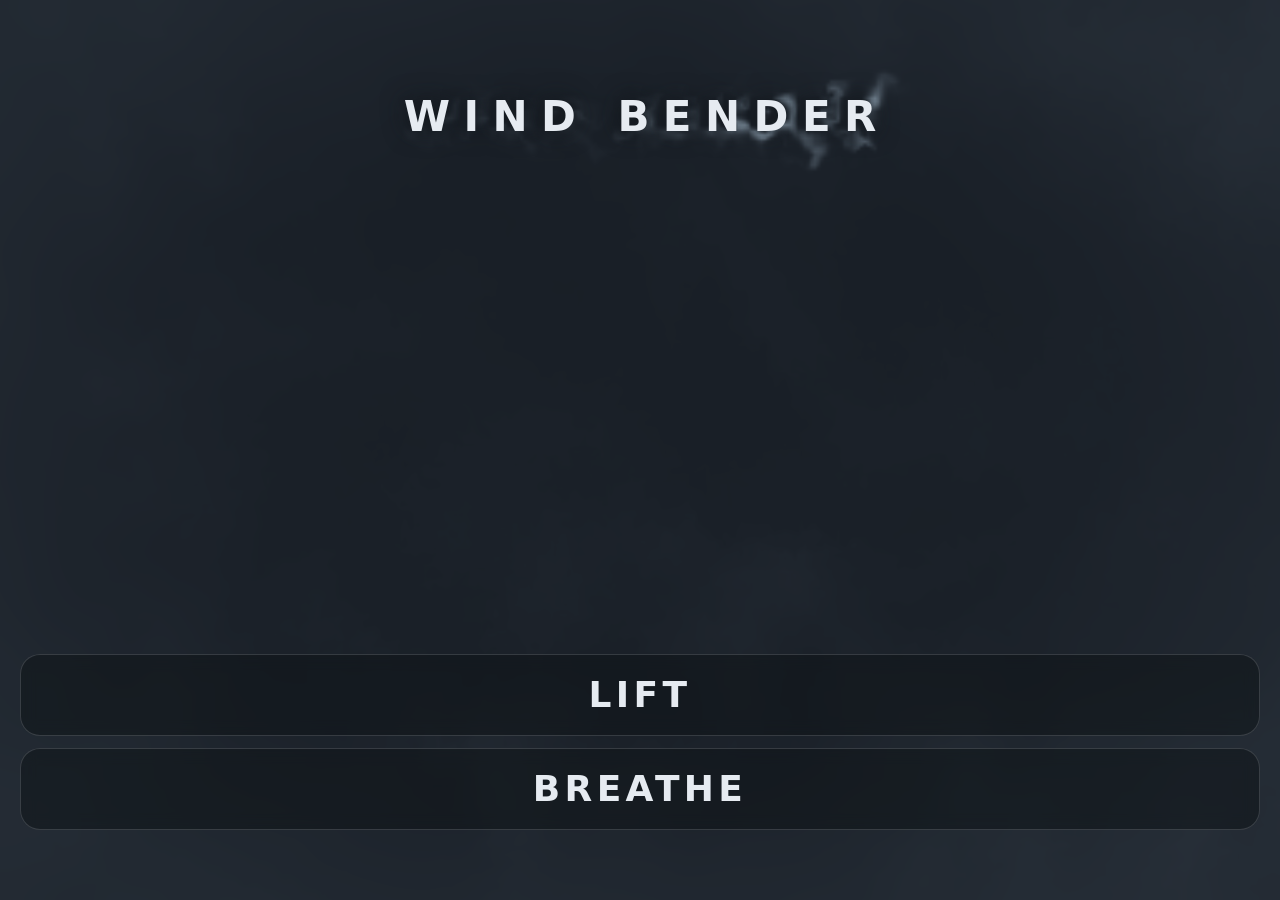
<file: wind.html>
<!doctype html>
<html lang="en">
<head>
<meta charset="utf-8">
<meta name="viewport" content="width=device-width,initial-scale=1,viewport-fit=cover,user-scalable=no,maximum-scale=1">
<meta name="apple-mobile-web-app-capable" content="yes">
<meta name="mobile-web-app-capable" content="yes">
<meta name="apple-mobile-web-app-status-bar-style" content="black-translucent">
<meta name="apple-mobile-web-app-title" content="Wind Bender">
<meta name="theme-color" id="themecolor" content="#131922">
<title>Wind Bender</title>
<link rel="apple-touch-icon" href="icon-180.png">
<link rel="icon" type="image/png" sizes="192x192" href="icon-192.png">
<style>
/* ---------------------------------------------------------------
   WIND BENDER
   The whole screen is the instrument. Text is the caption.
   No web fonts, no CDN, no build: this file is the app.
   One engine: the slipstream, long lines of air with momentum on a
   2D canvas. The palette sets every colour, including the type,
   because Parchment is a light ground.
   --------------------------------------------------------------- */
:root{
  --fg:#e6ebf1; --mute:rgba(230,235,241,.55); --line:rgba(230,235,241,.16); --ui:rgba(19,25,34,.55); --bg:#131922; --sel:rgba(230,235,241,.14);
  --wordSize:64px;             /* set ONCE by fitWordOnce(), never per word */
  --countSize:min(14vw,9vh);
}
*{box-sizing:border-box}
html,body{margin:0;padding:0;height:100%;background:var(--bg)}
body{
  font-family:-apple-system,system-ui,"Segoe UI",Roboto,Helvetica,Arial,sans-serif;
  color:var(--fg);-webkit-font-smoothing:antialiased;
  -webkit-user-select:none;user-select:none;-webkit-touch-callout:none;-webkit-tap-highlight-color:transparent;
  overscroll-behavior:none;touch-action:manipulation;
}
canvas.field{position:fixed;inset:0;width:100%;height:100%;z-index:0;display:block}
canvas.field[hidden]{display:none}
#flash{position:fixed;inset:0;z-index:9;pointer-events:none;background:#fff;opacity:0}
#flash.go{animation:fl .5s ease-out}
@keyframes fl{0%{opacity:.14}100%{opacity:0}}
#perf{position:fixed;left:8px;top:calc(env(safe-area-inset-top) + 6px);z-index:8;font:10px/1.4 ui-monospace,Menlo,monospace;
  color:#9fe;opacity:.8;pointer-events:none;white-space:pre;display:none}

.screen{position:relative;z-index:1;display:none;flex-direction:column;min-height:100vh;min-height:100dvh;
  padding:calc(env(safe-area-inset-top) + 16px) calc(env(safe-area-inset-right) + 20px) calc(env(safe-area-inset-bottom) + 18px) calc(env(safe-area-inset-left) + 20px)}
.screen.on{display:flex}
.spacer{flex:1 1 auto}
button{font:inherit;color:inherit;background:transparent;border:0;margin:0;padding:0;cursor:pointer}
.lbl{font-size:11px;letter-spacing:.26em;text-transform:uppercase;color:var(--mute);font-weight:600}
.eyebrow{font-size:11px;letter-spacing:.34em;text-transform:uppercase;color:var(--mute);font-weight:600}

/* ---------- home ---------- */
.mark{display:grid;justify-items:center;padding-top:min(10vh,80px)}
/* the wordmark: one line, letter-spaced, regular weight, nothing animated on it but the breath in its fill. It is the obstacle in the wind. */
.mark .w{font-weight:600;font-size:min(8vw,42px);line-height:1;letter-spacing:.32em;padding-left:.32em;white-space:nowrap;text-shadow:0 0 24px var(--bg)}
.modes{display:grid;gap:12px;margin-bottom:min(6vh,52px)}
.mode{display:flex;justify-content:center;align-items:baseline;padding:22px 22px;border-radius:20px;
  background:var(--ui);border:1px solid var(--line);backdrop-filter:blur(8px);-webkit-backdrop-filter:blur(8px)}
.mode:active{background:var(--sel)}
.mode .t{font-weight:700;font-size:min(8vw,36px);letter-spacing:.12em;line-height:1}
.seg{display:flex;gap:6px}
.seg button{flex:1 1 0;min-width:0;padding:13px 2px;border-radius:12px;background:var(--ui);border:1px solid var(--line);
  font-size:11px;letter-spacing:.12em;font-weight:700;color:var(--mute);text-transform:uppercase;backdrop-filter:blur(8px);-webkit-backdrop-filter:blur(8px);white-space:nowrap;overflow:hidden;text-overflow:ellipsis}
.seg button.sel{color:var(--fg);border-color:var(--fg);background:var(--sel)}
.sub{text-align:center;font-size:12px;letter-spacing:.1em;color:var(--mute);padding-bottom:6px;line-height:1.5}
/* the doors: each preset is a tile that carries its own tempo as a proportional bar,
   the movement names in small caps above the segments and the seconds inside them */
.door{display:block;width:100%;text-align:left;background:var(--ui);border:1px solid var(--line);border-radius:18px;padding:16px 18px 14px;margin-bottom:12px;
  backdrop-filter:blur(8px);-webkit-backdrop-filter:blur(8px);position:relative}
.door.sel{border-color:var(--fg);background:var(--sel)}
.door .dt{display:block;font-weight:800;font-size:26px;letter-spacing:.06em;line-height:1;margin-bottom:12px}
.door .dr{position:absolute;right:18px;top:18px;font-size:10px;letter-spacing:.24em;text-transform:uppercase;color:var(--mute);font-weight:700}
.door .bar{display:flex;gap:4px}
.door .bar b{display:flex;flex-direction:column;gap:6px;min-width:0}
.door .bar b i{display:block;font-style:normal;font-size:9px;letter-spacing:.22em;text-transform:uppercase;color:var(--mute);font-weight:700;white-space:nowrap}
.door .bar b u{display:flex;align-items:center;justify-content:center;text-decoration:none;height:30px;border-radius:7px;background:var(--sel);
  font-weight:800;font-size:15px;font-variant-numeric:tabular-nums;letter-spacing:.02em}
.door .dl{display:block;font-size:11px;letter-spacing:.06em;color:var(--mute);margin-top:10px;line-height:1.4}

/* ---------- setup ---------- */
.top{display:flex;align-items:center;justify-content:space-between;margin-bottom:18px;height:40px}
.btn{display:block;width:100%;padding:18px 16px;border-radius:16px;background:var(--ui);border:1px solid var(--line);
  color:var(--fg);font-size:13px;font-weight:700;letter-spacing:.22em;text-transform:uppercase;text-align:center;
  backdrop-filter:blur(8px);-webkit-backdrop-filter:blur(8px)}
.btn.ghost{width:auto;padding:10px 16px;color:var(--mute);font-size:12px}
.btn.go{font-size:min(12vw,46px);letter-spacing:.14em;padding:16px 16px 12px;line-height:1;font-weight:800;background:var(--sel);border-color:var(--fg)}
.card{background:var(--ui);border:1px solid var(--line);border-radius:18px;padding:4px 18px;margin-bottom:12px;
  backdrop-filter:blur(8px);-webkit-backdrop-filter:blur(8px)}
.row{display:flex;align-items:center;justify-content:space-between;gap:12px;padding:13px 0;border-bottom:1px solid var(--line)}
.row:last-child{border-bottom:0}
.row.stack{flex-direction:column;align-items:stretch;gap:10px}
.step{display:flex;align-items:center;gap:2px}
.step button{width:52px;height:52px;border-radius:14px;background:var(--sel);border:1px solid var(--line);
  font-size:26px;line-height:1;display:flex;align-items:center;justify-content:center}
.step .v{min-width:74px;text-align:center;font-weight:700;font-size:34px;line-height:1;font-variant-numeric:tabular-nums}
.v2{font-weight:700;font-size:22px;font-variant-numeric:tabular-nums;color:var(--mute);padding-right:6px}
.hid{display:none !important}
.scroll{overflow-y:auto;-webkit-overflow-scrolling:touch;flex:1 1 auto;min-height:0}
#s-setup{max-height:100vh;max-height:100dvh}   /* the list scrolls; Start stays on screen */
.foot{margin-top:14px}

/* ---------- run: the invariant slot stack ----------
   Every slot has a fixed height. Phase changes may alter colour and the
   field behind, and nothing else. */
#s-run{padding-left:0;padding-right:0}
.slot{flex:0 0 auto}
.meta{height:44px;position:relative;display:flex;align-items:center;justify-content:center;gap:14px;
  font-size:min(3.6vw,14px);letter-spacing:.2em;font-weight:700;text-transform:uppercase;white-space:nowrap;overflow:hidden;
  color:var(--mute);padding:0 72px;font-variant-numeric:tabular-nums}
#endbtn{position:absolute;right:calc(env(safe-area-inset-right) + 12px);top:0;height:44px;padding:0 10px;
  font-size:12px;letter-spacing:.24em;color:var(--mute);font-weight:700;text-transform:uppercase}
.word{height:calc(var(--wordSize) * 1.25);display:flex;align-items:center;justify-content:center;
  font-family:"Avenir Next Condensed","AvenirNextCondensed-Heavy","Barlow Condensed","Roboto Condensed","Arial Narrow",-apple-system,system-ui,sans-serif;font-size:var(--wordSize);font-weight:900;line-height:1;letter-spacing:.06em;white-space:nowrap;-webkit-text-stroke:0 currentColor;
  text-shadow:0 0 28px var(--bg),0 2px 8px var(--bg)}
/* the breath under the movement: what the air is doing while the body does the word */
.bsub{height:30px;display:flex;align-items:center;justify-content:center;font-size:13px;letter-spacing:.26em;text-transform:uppercase;
  font-weight:700;color:var(--mute);white-space:nowrap;text-shadow:0 0 12px var(--bg)}
.count{height:calc(var(--countSize) * 1.3);display:flex;align-items:center;justify-content:center;
  font-size:var(--countSize);font-weight:700;line-height:1;font-variant-numeric:tabular-nums;min-width:4ch;opacity:.9;
  text-shadow:0 0 28px var(--bg),0 2px 8px var(--bg)}
/* the breath as a line: one segment per phase of the cycle, in proportion; the current one fills */
.rail{height:36px;display:flex;align-items:center;justify-content:center}
.tl{display:flex;gap:6px;width:min(58vw,250px);height:3px}
.tl>div{position:relative;height:100%;border-radius:2px;background:var(--line);overflow:hidden;flex:1 1 0;min-width:0}
.tl i{position:absolute;inset:0;background:var(--fg);opacity:.92;transform-origin:left center;transform:scaleX(0)}
.foot.slot{height:66px;margin:0 20px;position:relative}
.foot.slot .btn{position:absolute;inset:0;width:auto;visibility:hidden;border-color:var(--line);
  font-size:min(9vw,40px);letter-spacing:.14em;padding:0;font-weight:800;line-height:66px}
.foot.slot .btn.show{visibility:visible}
.foot.slot .btn.sm{font-size:13px;letter-spacing:.24em;font-weight:700}
</style>
</head>
<body>
<canvas id="gl" class="field" hidden></canvas>
<canvas id="c2d" class="field"></canvas>
<div id="flash"></div>
<div id="perf"></div>
<audio id="aout" playsinline style="display:none"></audio>

<!-- HOME -->
<section id="s-home" class="screen on">
  <div class="mark"><div class="w" id="mark">WIND BENDER</div></div>
  <div class="spacer"></div>
  <div class="modes">
    <button class="mode" data-go="lift"><span class="t">LIFT</span></button>
    <button class="mode" data-go="breathe"><span class="t">BREATHE</span></button>
  </div>
</section>

<!-- SETUP -->
<section id="s-setup" class="screen">
  <div class="top"><button class="btn ghost" data-go="home">Back</button><span class="eyebrow" id="setup-title">Lift</span></div>
  <div class="scroll">
    <div id="setup-lift">
      <!-- the shape of the rep: two doors, each carrying its own tempo as a labelled bar. The words are what the body does. -->
      <div id="doors"></div>
      <div class="card">
        <div class="row" id="row-reps"><span class="lbl">Reps</span><div class="step"><button data-s="reps:-1">−</button><span class="v" id="v-reps">10</span><button data-s="reps:1">+</button></div></div>
        <div class="row"><span class="lbl">Sets</span><div class="step"><button data-s="sets:-1">−</button><span class="v" id="v-sets">4</span><button data-s="sets:1">+</button></div></div>
      </div>
    </div>
    <div id="setup-breathe">
      <button class="door" data-pat="478"><span class="dt">RELAX</span><span class="bar" id="bar-478"></span><span class="dr">long exhale</span></button>
      <button class="door" data-pat="coh"><span class="dt">COHERENT</span><span class="bar" id="bar-coh"></span><span class="dr">5.5 a minute</span></button>
      <div class="card">
        <div class="row"><span class="lbl">Breaths</span><div class="step"><button data-s="cycles:-1">−</button><span class="v" id="v-cycles">8</span><button data-s="cycles:1">+</button></div></div>
        <div class="row"><span class="lbl">Time</span><span class="v2" id="v-time"></span></div>
      </div>
    </div>
    <!-- one sound for the whole app: two notes, two bells, or a breath of wind -->
    <div class="card"><div class="row stack"><span class="lbl">Sound</span>
      <div class="seg" id="seg-sound"><button data-sound="tone">Tone</button><button data-sound="breath">Breath</button></div></div></div>
    <!-- the two ways the phone can read you, Breathe only -->
    <div class="card" id="card-with"><div class="row stack">
      <div class="seg" id="seg-with"><button data-w="belly">Belly</button><button data-w="tap">Tap</button></div></div></div>
  </div>
  <div class="foot"><button class="btn go" id="b-start">Start</button></div>
</section>

<!-- RUN -->
<section id="s-run" class="screen">
  <div class="meta slot"><span id="rmeta"></span><button id="endbtn">End</button></div>
  <div class="spacer"></div>
  <div class="word slot" id="word"><span></span></div>
  <div class="bsub slot" id="bsub"></div>
  <div class="count slot" id="num"></div>
  <div class="rail slot"><div class="tl" id="tl"></div></div>
  <div class="spacer"></div>
  <div class="foot slot">
    <button class="btn" id="b-skip">Skip rest</button>
    <button class="btn sm" id="b-save">Save set</button>
    <button class="btn sm" id="b-back">Back</button>
  </div>
</section>

<script>
(function(){
"use strict";
var Q = {}; try{ location.search.slice(1).split("&").forEach(function(kv){ var p=kv.split("="); if(p[0]) Q[p[0]] = p[1]===undefined?1:decodeURIComponent(p[1]); }); }catch(e){}

/* ============================ STORAGE ============================ */
var KEY = "wind.v2", OLDKEY = "wind.v1";
var DEF = {
  cfg: {
    sound:"tone",
    /* LIFT presets, one per rep shape, as sequences: [breath, seconds, movement word]. The word is what the
       body does; the breath is the line under it. The cycle opens on whichever movement the lift starts
       with. */
    lift: {preset:"drive", reps:{drive:10, squeeze:12, stretch:10, heavy:5}, sets:4,
      tune:{drive:  {name:"DRIVE",   seq:[["in",3,"LOWER"],["hold",1,"HOLD"],["out",2,"LIFT"]], rest:120, note:"Pauses at the bottom with the air in. Squats, presses, hinges."},
            squeeze:{name:"SQUEEZE", seq:[["out",1,"LIFT"],["empty",2,"HOLD"],["in",3,"LOWER"]], rest:90, note:"Pauses at the top, still breathing out. Rows, flies, curls, raises."},
            stretch:{name:"STRETCH", seq:[["in",3,"LOWER"],["hold",2,"HOLD"],["out",2,"LIFT"]], rest:90, note:"Pauses long at the bottom, air held in, soft. Flies, pullovers, deficit work."},
            heavy:  {name:"HEAVY",   seq:[["in",2,"HOLD"],["hold",2,"LOWER"],["hold",1,"LIFT"],["out",1,"HOLD"]], rest:180, note:"One held breath under the whole rep. Five reps and under."}}},
    breathe: {cycles:8, pat:"478", belly:"on", tap:"off"}
  },
  stats: {sec:0, log:[]}
};
function clone(o){ return JSON.parse(JSON.stringify(o)); }
var DB = clone(DEF);
try{
  var raw = JSON.parse(localStorage.getItem(KEY) || localStorage.getItem(OLDKEY) || "null");
  if(raw && raw.cfg){
    var L = raw.cfg.lift; if(L){ ["preset","sets"].forEach(function(k){ if(L[k]!==undefined) DB.cfg.lift[k]=L[k]; });
      if(L.reps && typeof L.reps==="object"){ for(var rk in DB.cfg.lift.reps) if(L.reps[rk]) DB.cfg.lift.reps[rk]=L.reps[rk]; }
      if(!DB.cfg.lift.tune[DB.cfg.lift.preset]) DB.cfg.lift.preset="drive"; }   /* the tempos are fixed; nothing stored overrides them */
    if(raw.cfg.breathe) for(var bk in DB.cfg.breathe) if(raw.cfg.breathe[bk]!==undefined) DB.cfg.breathe[bk]=raw.cfg.breathe[bk];
    if(DB.cfg.breathe.pat!=="478" && DB.cfg.breathe.pat!=="coh") DB.cfg.breathe.pat="478";
    if(DB.cfg.breathe.tap!=="off" && DB.cfg.breathe.tap!=="on") DB.cfg.breathe.tap="on";
    DB.cfg.sound = raw.cfg.sound || "tone"; if(["tone","breath"].indexOf(DB.cfg.sound)<0) DB.cfg.sound="tone";
  }
  if(raw && raw.stats){ DB.stats.sec = raw.stats.sec||0; DB.stats.log = raw.stats.log||[]; }
}catch(e){}
function save(){ try{ localStorage.setItem(KEY, JSON.stringify(DB)); }catch(e){} }

/* ============================ CLOCK ============================
   One timebase. Follows the AudioContext clock while it advances and
   extrapolates with performance.now() when iOS suspends it. */
var A = null, lastCtxT = 0, lastPerfT = 0;
function nowSec(){
  var p = performance.now()/1000;
  if(A){ var c = A.ctx.currentTime; if(c > lastCtxT){ lastCtxT = c; lastPerfT = p; return c; } return lastCtxT + (p - lastPerfT); }
  return p;
}
function toCtx(t){ return A.ctx.currentTime + Math.max(0, t - nowSec()); }

/* ============================ AUDIO ============================ */
var scheme = null;
function easeIO(p){ return p < 0.5 ? 4*p*p*p : 1 - Math.pow(-2*p+2, 3)/2; }
function easeOut(p){ return 1 - Math.pow(1-p, 3); }
function easeIn(p){ return p*p*p; }
function env(param, from, to, at, dur, shape){
  if(!A) return;
  var ctx = A.ctx, now = ctx.currentTime, t0 = at < now ? now : at;
  shape = shape || easeIO;
  try{ if(param.cancelAndHoldAtTime) param.cancelAndHoldAtTime(t0); else param.cancelScheduledValues(t0); }catch(e){ try{ param.cancelScheduledValues(t0); }catch(e2){} }
  var start = (at <= now + 0.03) ? param.value : from; if(!isFinite(start)) start = from;
  param.setValueAtTime(start, t0);
  for(var i=1; i<=26; i++){ var p=i/26; param.linearRampToValueAtTime(start + (to-start)*shape(p), t0 + dur*p); }
}
function noiseBuffer(ctx, sec, kind){   /* true: brown; "pink": pink (Kellet); false: white */
  var len = Math.floor(ctx.sampleRate*sec), b = ctx.createBuffer(2, len, ctx.sampleRate), c, d, i, w, last, b0,b1,b2,b3,b4,b5,b6;
  for(c=0;c<2;c++){ d=b.getChannelData(c); last=0; b0=b1=b2=b3=b4=b5=b6=0;
    for(i=0;i<len;i++){ w=Math.random()*2-1;
      if(kind==="pink"){ b0=0.99886*b0+w*0.0555179; b1=0.99332*b1+w*0.0750759; b2=0.96900*b2+w*0.1538520; b3=0.86650*b3+w*0.3104856; b4=0.55000*b4+w*0.5329522; b5=-0.7616*b5-w*0.0168980; d[i]=(b0+b1+b2+b3+b4+b5+b6+w*0.5362)*0.11; b6=w*0.115926; }
      else if(kind){ last=(last+0.02*w)/1.02; d[i]=last*3.6; } else d[i]=w; } }
  return b;
}
function makeIR(ctx, sec){
  var rate=ctx.sampleRate, len=Math.floor(rate*sec), b=ctx.createBuffer(2,len,rate), c,d,i,t,w,last,e2;
  for(c=0;c<2;c++){ d=b.getChannelData(c); last=0; for(i=0;i<len;i++){ t=i/len; w=Math.random()*2-1; last=(last+0.28*w)/1.28; e2=Math.pow(1-t,2.6)*(1-Math.exp(-i/(rate*0.012))); d[i]=(last*2.4+w*0.22)*e2; } }
  return b;
}
var audioEl = document.getElementById("aout");
function initAudio(){
  if(A) return A;
  var AC = window.AudioContext || window.webkitAudioContext; if(!AC) return null;
  var ctx = new AC();
  var master = ctx.createGain(); master.gain.value = 0.0001;
  var lim = ctx.createDynamicsCompressor();
  try{ lim.threshold.value=-8; lim.knee.value=22; lim.ratio.value=4; lim.attack.value=0.02; lim.release.value=0.5; }catch(e){}
  var roll = ctx.createBiquadFilter(); roll.type="lowpass"; roll.frequency.value=4200; roll.Q.value=0.4;
  var shelf = ctx.createBiquadFilter(); shelf.type="highshelf"; shelf.frequency.value=2400; shelf.gain.value=-7;
  roll.connect(shelf); shelf.connect(lim); lim.connect(master);
  try{ var msd=ctx.createMediaStreamDestination(); master.connect(msd); audioEl.srcObject=msd.stream; var pr=audioEl.play(); if(pr&&pr.catch) pr.catch(function(){}); }catch(e){}
  master.connect(ctx.destination);
  /* the output tap: the wind reads the sound it is about to make */
  var tap = ctx.createAnalyser(); tap.fftSize = 1024; tap.smoothingTimeConstant = 0; master.connect(tap);
  var ka = ctx.createConstantSource ? ctx.createConstantSource() : null;
  if(ka){ var kg=ctx.createGain(); kg.gain.value=0.0001; ka.connect(kg); kg.connect(ctx.destination); ka.start(); }
  var dryIn = ctx.createGain(); dryIn.connect(roll);
  var wetIn = ctx.createGain(); var conv = ctx.createConvolver(); conv.normalize = true; try{ conv.buffer = makeIR(ctx, 2.8); }catch(e){}
  var wet = ctx.createGain(); wet.gain.value = 0.42; wetIn.connect(roll); wetIn.connect(conv); conv.connect(wet); wet.connect(roll);
  A = {ctx:ctx, master:master, roll:roll, dryIn:dryIn, wetIn:wetIn, tap:tap, tapBuf:new Float32Array(1024), nodes:[]};
  lastCtxT = ctx.currentTime; lastPerfT = performance.now()/1000;
  ctx.onstatechange = function(){ if(ctx.state==="running" && S.running){ S.schedIdx = S.idx - 1; } };
  try{ if(window.MediaMetadata && navigator.mediaSession){ navigator.mediaSession.metadata = new MediaMetadata({title:"Wind Bender"}); navigator.mediaSession.playbackState="playing";
    ["play","pause"].forEach(function(a){ try{ navigator.mediaSession.setActionHandler(a, function(){ try{ ctx.resume(); audioEl.play(); }catch(e){} }); }catch(e){} }); } }catch(e){}
  return A;
}
function keep(n){ A.nodes.push(n); return n; }
/* TONE: two notes, and only two. The breath in is the high note, D4, which opens and swells as the
   lungs fill; the breath out is the low note, G3, a fifth below, which is full at the turn and closes
   as the air leaves. That is the convention of the best coherence tracks (a high bell for the in, a
   low bell for the out) done as sustained notes rather than strikes, so nothing hits and nothing
   slides: you always know which breath you are on because the two breaths are two different notes.
   Each note is a sine with soft harmonics and a twin a hair sharp so it moves slowly inside, through
   one lowpass that opens with the breath. A hold keeps the last note where it is, a little softer;
   the squeeze keeps the low note at its darkest. Everything is a ramp over the whole count. */
var TONE_HI=293.66, TONE_LO=196.00;   /* D4 and G3 */
function mkVoice(f, parts, fc0, dest){
  var ctx=A.ctx, lp=ctx.createBiquadFilter(); lp.type="lowpass"; lp.frequency.value=fc0; lp.Q.value=0.7;
  var g=ctx.createGain(); g.gain.value=0.0001; g.connect(lp); lp.connect(dest);
  for(var i=0;i<parts.length;i++){ var o=ctx.createOscillator(), og=ctx.createGain(); o.type="sine"; o.frequency.value=f*parts[i][0]; og.gain.value=parts[i][1]; o.connect(og); og.connect(g); o.start(); keep(o); }
  var v={g:g, lp:lp, lvl:0.0001, fc:fc0};
  v.to=function(at,dur,lvl,fc,shape){ env(g.gain, v.lvl, lvl, at, dur, shape||easeIO); env(lp.frequency, v.fc, fc, at, dur, shape||easeIO); v.lvl=lvl; v.fc=fc; };
  return v;
}
function mkTone(k){
  var hi=mkVoice(TONE_HI, [[1,1],[1.0015,.45],[2,.18],[3,.07]], 320, A.wetIn);
  var lo=mkVoice(TONE_LO, [[1,1],[1.0015,.5],[2,.28],[3,.12],[0.5,.22]], 220, A.wetIn);
  return {kind:"tone", hi:hi, lo:lo, k:k, dir:""};
}
function makeScheme(name, dim){ if(!A) return null; var k=dim?0.7:1; A.roll.frequency.value=dim?2600:4200; return name==="breath" ? mkBreath(k) : mkTone(k); }
function schemePhase(kind, at, dur){
  if(!scheme || !A) return;
  var s=scheme, k=s.k, g=Math.max(dur,0.35);
  if(s.kind==="tone"){
    var top=0.22*k, hi=s.hi, lo=s.lo;
    if(kind==="in"){ s.dir="up"; hi.to(at, g, top, 1700); lo.to(at, Math.min(1.0,g), 0.0001, 220); }        /* the high note opens through the in; a high bell at the turn */
    else if(kind==="out"){ s.dir="down"; lo.to(at, Math.min(0.5,g*0.2), top, 1200, easeOut); lo.to(at+Math.min(0.5,g*0.2), g-Math.min(0.5,g*0.2), top*0.12, 220); hi.to(at, Math.min(0.9,g), 0.0001, 320); }   /* the low note is full at the turn and closes as the air leaves; a low bell */
    else if(kind==="hold"){ s.dir=""; if(hi.lvl>lo.lvl) hi.to(at, Math.min(1.0,g), top*0.62, hi.fc, easeOut); else lo.to(at, Math.min(1.0,g), top*0.62, lo.fc, easeOut); }   /* breath held: the last note stays where it is, steady and clearly there; it neither opens nor closes, which is what held sounds like */
    else if(kind==="empty"){ s.dir=""; lo.to(at, g, top*0.12, 220); hi.to(at, 0.5, 0.0001, 320, easeOut); }   /* still breathing out on its own (not after an out): the low note goes on closing */
    else { s.dir=""; hi.to(at, 0.6, 0.0001, 320, easeOut); lo.to(at, 0.6, 0.0001, 220, easeOut); }
  }
  if(s.kind==="breath"){
    var bt=1.05*k;
    if(kind==="in"){ env(s.g.gain,0.0001,bt,at,g*0.6,easeIO); env(s.g.gain,bt,bt*0.35,at+g*0.6,g*0.35,easeIO); env(s.bp.frequency,520,1400,at,g,easeIO); env(s.lp.frequency,1800,2600,at,g,easeIO); }
    else if(kind==="hold"){ env(s.g.gain,s.g.gain.value,0.14*bt,at,0.5,easeOut); env(s.bp.frequency,s.bp.frequency.value,700,at,0.5,easeOut); }   /* breath held: a quiet steady air, never silence */
    else if(kind==="empty"){ env(s.g.gain,s.g.gain.value,0.10*bt,at,g,easeOut); env(s.bp.frequency,s.bp.frequency.value,300,at,g,easeOut); }   /* still breathing out on its own: the last of the air, audible to the end */
    else if(kind==="out"){ env(s.g.gain,0.0001,0.9*k,at,g*0.14,easeOut); env(s.g.gain,0.9*k,0.08*k,at+g*0.14,g*0.84,easeIO); env(s.bp.frequency,1200,380,at,g,easeIO); env(s.lp.frequency,2300,1100,at,g,easeIO); }
    else { env(s.g.gain,s.g.gain.value,0.0001,at,0.25,easeOut); }
  }
}
function mkBreath(k){
  var ctx=A.ctx, src=ctx.createBufferSource(); src.buffer=noiseBuffer(ctx,5,true); src.loop=true;
  var bp=ctx.createBiquadFilter(); bp.type="bandpass"; bp.frequency.value=800; bp.Q.value=0.9;
  var pk=ctx.createBiquadFilter(); pk.type="peaking"; pk.frequency.value=528; pk.Q.value=1.2; pk.gain.value=4;
  var lp=ctx.createBiquadFilter(); lp.type="lowpass"; lp.frequency.value=2300; lp.Q.value=0.4;
  var g=ctx.createGain(); g.gain.value=0.0001;
  src.connect(bp); bp.connect(pk); pk.connect(lp); lp.connect(g); g.connect(A.dryIn); src.start(); keep(src);
  return {kind:"breath", g:g, bp:bp, lp:lp, k:k};
}
function audioStart(mode, sound){
  initAudio(); if(!A) return;
  try{ if(navigator.audioSession) navigator.audioSession.type = "playback"; }catch(e){}
  if(A.ctx.state!=="running"){ try{ A.ctx.resume(); }catch(e){} }
  try{ var _p=audioEl.play(); if(_p&&_p.catch) _p.catch(function(){}); }catch(e){}
  clearTimeout(teardownTimer); teardownScheme(); scheme = makeScheme(sound, mode==="breathe");   /* a session started within a second of the last one must not be torn down by its timer */
  env(A.master.gain, 0.0001, mode==="breathe"?0.62:0.92, A.ctx.currentTime+0.02, 1.0, easeOut);
  try{ if(navigator.mediaSession) navigator.mediaSession.playbackState="playing"; }catch(e){}
}
function teardownScheme(){ mirrorVoice=null; if(!A) return; for(var i=0;i<A.nodes.length;i++){ try{A.nodes[i].stop();}catch(e){} try{A.nodes[i].disconnect();}catch(e){} } A.nodes=[]; scheme=null; }
var teardownTimer=0;
function audioStop(){ if(!A) return; env(A.master.gain, A.master.gain.value, 0.0001, A.ctx.currentTime, 1.2, easeIn); clearTimeout(teardownTimer); teardownTimer=setTimeout(teardownScheme, 1500); try{ if(navigator.mediaSession) navigator.mediaSession.playbackState="paused"; }catch(e){} }
/* the loudness of the sound the app is making right now, 0..1 */
var ampSm = 0;
function audioAmp(){
  if(!A || A.ctx.state!=="running") return -1;
  try{ A.tap.getFloatTimeDomainData(A.tapBuf); var s=0, b=A.tapBuf; for(var i=0;i<b.length;i+=2) s+=b[i]*b[i]; var rms=Math.sqrt(s/(b.length/2)); return Math.min(1, rms*7); }catch(e){ return -1; }
}

/* ============================ WAKE LOCK ============================ */
var wl = null;
function wake(on){ try{ if(on){ if("wakeLock" in navigator && !wl) navigator.wakeLock.request("screen").then(function(l){ wl=l; l.addEventListener("release",function(){wl=null;}); },function(){wl=null;}); } else if(wl){ wl.release(); wl=null; } }catch(e){ wl=null; } }
document.addEventListener("visibilitychange", function(){ if(document.visibilityState==="visible" && S.running){ wake(true); if(A && A.ctx.state!=="running"){ try{A.ctx.resume();}catch(e){} } try{ var _q=audioEl.play(); if(_q&&_q.catch) _q.catch(function(){}); }catch(e){} } });

/* ============================ COLOUR ============================
   The pacing signal, first and foremost: large-area luminance. The ground rises with the lungs and
   falls with them. A palette is a whole world: the ground empty and full, the colour of the air on the
   way in and on the way out, the rim, and the type, because Parchment is paper and its type is ink.
   HSL triplets. Chosen in Setup, or with ?pal=name. */
/* One palette, chosen for the aura of the wind: a slate night, wisps of pale mist-blue drawn in on the
   breath in, turning to pale gold as they are sent out. The type is bone. No picker: the app is one world. */
var PAL={name:"Slate", bg:[214,20,8], full:[212,24,19], air:[204,34,80], warm:[42,42,72], rim:[206,40,76], text:"#e6ebf1", light:false};
function hsl(h,s,l){ h=((h%360)+360)%360/360; s/=100; l/=100; var q=l<0.5?l*(1+s):l+s-l*s, p=2*l-q; function f(t){ t=(t+1)%1; if(t<1/6) return p+(q-p)*6*t; if(t<1/2) return q; if(t<2/3) return p+(q-p)*(2/3-t)*6; return p; } return [f(h+1/3), f(h), f(h-1/3)]; }
function lerp3(a,b,t){ return [a[0]+(b[0]-a[0])*t, a[1]+(b[1]-a[1])*t, a[2]+(b[2]-a[2])*t]; }
function css(c){ return "rgb("+Math.round(c[0]*255)+","+Math.round(c[1]*255)+","+Math.round(c[2]*255)+")"; }
/* the ground: empty to full, the hue drifting a little across the set; dim shrinks the swing for Breathe */
function ground(fill, temp, dim){ var f=Math.max(0,Math.min(1.2,fill))*dim, c=lerp3(PAL.bg, PAL.full, f); return hsl(c[0]+8*temp, c[1], c[2]); }
/* the air: its colour on the way in, warming on the way out */
function airColour(warm){ return lerp3(hsl(PAL.air[0],PAL.air[1],PAL.air[2]), hsl(PAL.warm[0],PAL.warm[1],PAL.warm[2]), Math.max(0,Math.min(1,warm))); }   /* blended in RGB: the hue path from blue to gold through the wheel is green, and there is no green here */
function rimColour(){ return hsl(PAL.rim[0],PAL.rim[1],PAL.rim[2]); }
function applyPalette(){
  var r=document.documentElement.style, t=PAL.text, bg=css(hsl(PAL.bg[0],PAL.bg[1],PAL.bg[2]));
  function rgba(hex,a){ var n=parseInt(hex.slice(1),16); return "rgba("+(n>>16)+","+((n>>8)&255)+","+(n&255)+","+a+")"; }
  r.setProperty("--fg", t); r.setProperty("--mute", rgba(t, PAL.light?0.6:0.55)); r.setProperty("--line", rgba(t, PAL.light?0.22:0.16));
  r.setProperty("--sel", rgba(t, PAL.light?0.10:0.14)); r.setProperty("--bg", bg); r.setProperty("--line2", rgba(t, 0.5));
  var b=hsl(PAL.bg[0],PAL.bg[1],PAL.bg[2]); r.setProperty("--ui", "rgba("+Math.round(b[0]*255)+","+Math.round(b[1]*255)+","+Math.round(b[2]*255)+","+(PAL.light?0.5:0.55)+")");
  try{ document.getElementById("themecolor").setAttribute("content", bg); }catch(e){}
}
applyPalette();

/* ============================ NOISE ============================ */
function makeNoise(seed){
  var s = seed>>>0 || 1;
  function h(x,y,z){ var n = (x*374761393 + y*668265263 + z*2147483647 + s*1274126177)|0; n = (n ^ (n>>>13)) * 1274126177; n = n ^ (n>>>16); return (n & 0xffff)/65535; }
  function sm(t){ return t*t*(3-2*t); }
  return function(x,y,z){
    var xi=Math.floor(x), yi=Math.floor(y), zi=Math.floor(z), xf=sm(x-xi), yf=sm(y-yi), zf=sm(z-zi);
    var a=h(xi,yi,zi), b=h(xi+1,yi,zi), c=h(xi,yi+1,zi), d=h(xi+1,yi+1,zi), e=h(xi,yi,zi+1), f=h(xi+1,yi,zi+1), g=h(xi,yi+1,zi+1), k=h(xi+1,yi+1,zi+1);
    var l1=a+(b-a)*xf, l2=c+(d-c)*xf, l3=e+(f-e)*xf, l4=g+(k-g)*xf;
    return (l1+(l2-l1)*yf)*(1-zf) + (l3+(l4-l3)*yf)*zf;
  };
}
function mulberry(seed){ var a=seed>>>0; return function(){ a=(a+0x6D2B79F5)|0; var t=Math.imul(a^(a>>>15),1|a); t=(t+Math.imul(t^(t>>>7),61|t))^t; return ((t^(t>>>14))>>>0)/4294967296; }; }
function hashStr(s){ var h=2166136261; for(var i=0;i<s.length;i++){ h^=s.charCodeAt(i); h=Math.imul(h,16777619); } return h>>>0; }

/* ============================ MASK ============================
   The word is an obstacle. We rasterise the DOM element that shows it
   into a low-res alpha map every engine can query. */
var maskCv = document.createElement("canvas");
var MASK = {w:0,h:0,sc:0.5,data:null,dirty:true,cx:0.5,cy:0.47,ver:0};
function buildMask(el){
  var W=window.innerWidth, H=window.innerHeight, sc=MASK.sc, w=Math.max(2,Math.ceil(W*sc)), h=Math.max(2,Math.ceil(H*sc));
  maskCv.width=w; maskCv.height=h;
  var m=maskCv.getContext("2d",{willReadFrequently:true}); m.clearRect(0,0,w,h);
  if(el && el.offsetParent !== null && el.textContent.trim()){
    var r=el.getBoundingClientRect(), cs=getComputedStyle(el);
    m.font = cs.fontWeight+" "+(parseFloat(cs.fontSize)*sc)+"px "+cs.fontFamily;
    try{ m.letterSpacing = (parseFloat(cs.letterSpacing)||0)*sc+"px"; }catch(e){}
    m.textAlign="center"; m.textBaseline="middle"; m.fillStyle="#fff";
    m.fillText(el.textContent, (r.left+r.width/2)*sc, (r.top+r.height/2)*sc);
    MASK.rect = r;
  } else MASK.rect = null;
  MASK.w=w; MASK.h=h; MASK.data=m.getImageData(0,0,w,h).data; MASK.dirty=false; MASK.ver++;
}
function maskAt(x,y){ if(!MASK.data) return 0; var i=((y*MASK.sc)|0)*MASK.w+((x*MASK.sc)|0); if(i<0||i>=MASK.w*MASK.h) return 0; return MASK.data[i*4+3]/255; }

/* ============================ ENGINE: WISP ============================
   The fluid, back, rebuilt from the first build with everything learned since. A real velocity field
   on the GPU: advect, vorticity confinement, force, a few Jacobi pressure passes, one channel of dye.
   The breath is the force, and the force is a move: the in is a spiral drawing everything to the
   centre, the out a spiral throwing it away, the spin reversing with the breath. Curl noise gives
   the air wisps; vorticity confinement keeps the eddies alive. The dye lives about two seconds, so
   the wind is seen to travel, and it goes in as filaments, never a wash. The word is a no-slip
   obstacle that sheds wisps from its edges and draws the air to itself, so the smoke clings to the
   letters. Decay is per second, so the air behaves the same at 30 fps as at 60; the show pass is
   capped at 1.5x. If the GPU cannot, the slipstream lines take over. */
function FieldGL(cv){
  var gl = cv.getContext("webgl2", {alpha:false, antialias:false, depth:false, stencil:false, powerPreference:"high-performance", preserveDrawingBuffer:false});
  if(!gl) return null;
  if(!gl.getExtension("EXT_color_buffer_float") && !gl.getExtension("EXT_color_buffer_half_float")) return null;
  var VS = "#version 300 es\nprecision highp float;out vec2 vUv;void main(){vec2 p=vec2(float((gl_VertexID<<1)&2),float(gl_VertexID&2));vUv=p;gl_Position=vec4(p*2.0-1.0,0.0,1.0);}";
  var HEAD = "#version 300 es\nprecision highp float;precision highp sampler2D;in vec2 vUv;out vec4 o;uniform vec2 uTexel;";
  var NOISE = "float hsh(vec2 p){return fract(sin(dot(p,vec2(127.1,311.7)))*43758.5453);}"+
      "float vn(vec2 p){vec2 i=floor(p),f=fract(p);f=f*f*(3.0-2.0*f);return mix(mix(hsh(i),hsh(i+vec2(1,0)),f.x),mix(hsh(i+vec2(0,1)),hsh(i+vec2(1,1)),f.x),f.y);}";
  var F = {
    advect: HEAD+"uniform sampler2D uVel,uSrc;uniform float uDt,uDiss;void main(){vec2 v=texture(uVel,vUv).xy;vec2 p=vUv-uDt*v*uTexel;o=texture(uSrc,p)*uDiss;}",
    force: HEAD+"uniform sampler2D uVel,uMask;uniform vec2 uCenter,uAspect,uTap;uniform vec4 uVort;uniform float uDt,uFlow,uSwirl,uWind,uTime,uMax,uTapK,uCurl,uGust,uMag,uVortK,uSpin;"+NOISE+
      "vec2 curl(vec2 p){float e=0.02;float a=vn(p+vec2(e,0)),b=vn(p-vec2(e,0)),c=vn(p+vec2(0,e)),d=vn(p-vec2(0,e));return vec2(c-d,b-a)/(2.0*e);}"+
      "void main(){vec2 v=texture(uVel,vUv).xy;vec2 d=(vUv-uCenter)*uAspect;float r=length(d)+1e-4;vec2 n=d/r;float rn=r/0.5;float rb=max(abs(d.x)/(0.5*uAspect.x),abs(d.y)/0.5);"+
      "float ring=smoothstep(0.05,0.3,rn)*(1.0-smoothstep(1.0,1.6,rb));vec2 t=vec2(-n.y,n.x);"+
      "vec2 f=-n*uFlow*ring*150.0*(1.0+1.2*uGust);"+
      "f+=t*uFlow*uSwirl*ring*150.0;"+
      /* a pair of orbiting vortices with opposite spins: eddies inside the move, so the air swirls in more than one place */
      "vec2 va=(vUv-uVort.xy)*uAspect;float ra=length(va)+1e-4;f+=vec2(-va.y,va.x)/ra*exp(-ra*ra/0.03)*uVortK;"+
      "vec2 vb=(vUv-uVort.zw)*uAspect;float rb2=length(vb)+1e-4;f-=vec2(-vb.y,vb.x)/rb2*exp(-rb2*rb2/0.03)*uVortK;"+
      /* the hold: no in or out, only a slow turn of the whole field, held air that still lives */
      "f+=t*uSpin*ring*36.0;"+
      "f+=t*uWind*18.0*smoothstep(0.0,0.6,rn)+vec2(uWind*46.0,uWind*10.0*sin(vUv.x*6.0+uTime*0.5));"+
      "f+=curl(d*3.0+vec2(uTime*0.12,-uTime*0.08))*uCurl;"+
      "vec2 dt2=(vUv-uTap)*uAspect;float rt=length(dt2)+1e-4;f+=(dt2/rt)*uTapK*exp(-rt*rt/0.022)*2400.0;"+
      "vec2 gm=vec2(texture(uMask,vUv+vec2(uTexel.x*2.0,0)).a-texture(uMask,vUv-vec2(uTexel.x*2.0,0)).a,texture(uMask,vUv+vec2(0,uTexel.y*2.0)).a-texture(uMask,vUv-vec2(0,uTexel.y*2.0)).a);f+=gm*uMag*60.0;"+
      "v+=f*uDt;float m=texture(uMask,vUv).a;v*=(1.0-m);float L=length(v);if(L>uMax)v*=uMax/L;if(any(isnan(v)))v=vec2(0.0);o=vec4(v,0.0,1.0);}",
    curl: HEAD+"uniform sampler2D uVel;void main(){float L=texture(uVel,vUv-vec2(uTexel.x,0)).y,R=texture(uVel,vUv+vec2(uTexel.x,0)).y,B=texture(uVel,vUv-vec2(0,uTexel.y)).x,T=texture(uVel,vUv+vec2(0,uTexel.y)).x;o=vec4(0.5*((R-L)-(T-B)),0,0,1);}",
    vort: HEAD+"uniform sampler2D uVel,uCurl;uniform float uDt,uK;void main(){float L=texture(uCurl,vUv-vec2(uTexel.x,0)).x,R=texture(uCurl,vUv+vec2(uTexel.x,0)).x,B=texture(uCurl,vUv-vec2(0,uTexel.y)).x,T=texture(uCurl,vUv+vec2(0,uTexel.y)).x,C=texture(uCurl,vUv).x;"+
      "vec2 f=0.5*vec2(abs(T)-abs(B),abs(R)-abs(L));f/=length(f)+1e-4;f*=uK*C;f.y*=-1.0;vec2 v=texture(uVel,vUv).xy+f*uDt;o=vec4(v,0,1);}",
    div: HEAD+"uniform sampler2D uVel;void main(){float L=texture(uVel,vUv-vec2(uTexel.x,0)).x,R=texture(uVel,vUv+vec2(uTexel.x,0)).x,B=texture(uVel,vUv-vec2(0,uTexel.y)).y,T=texture(uVel,vUv+vec2(0,uTexel.y)).y;o=vec4(0.5*(R-L+T-B),0,0,1);}",
    press: HEAD+"uniform sampler2D uP,uDiv;void main(){float L=texture(uP,vUv-vec2(uTexel.x,0)).x,R=texture(uP,vUv+vec2(uTexel.x,0)).x,B=texture(uP,vUv-vec2(0,uTexel.y)).x,T=texture(uP,vUv+vec2(0,uTexel.y)).x,d=texture(uDiv,vUv).x;o=vec4((L+R+B+T-d)*0.25,0,0,1);}",
    grad: HEAD+"uniform sampler2D uP,uVel;void main(){float L=texture(uP,vUv-vec2(uTexel.x,0)).x,R=texture(uP,vUv+vec2(uTexel.x,0)).x,B=texture(uP,vUv-vec2(0,uTexel.y)).x,T=texture(uP,vUv+vec2(0,uTexel.y)).x;vec2 v=texture(uVel,vUv).xy-0.5*vec2(R-L,T-B);o=vec4(v,0,1);}",
    dye: HEAD+"uniform sampler2D uDye,uMask;uniform vec2 uCenter,uAspect,uTap;uniform float uDt,uIn,uOut,uIdle,uTime,uTapK,uPulse;"+NOISE+
      "void main(){float d=texture(uDye,vUv).r;vec2 q=(vUv-uCenter)*uAspect;float rn=length(q)/0.5;float rb=max(abs(q.x)/(0.5*uAspect.x),abs(q.y)/0.5);"+
      "float fil=pow(0.55*vn(q*6.0+vec2(uTime*0.25,-uTime*0.18))+0.45*vn(q*16.0+vec2(-uTime*0.33,uTime*0.42)),2.2)*3.0;"+
      "float edge=smoothstep(0.6,1.0,rb)*(0.5+0.5*sin(atan(q.y,q.x)*6.0+uTime*0.8))*fil;float core=(1.0-smoothstep(0.0,0.3,rn))*fil;"+
      "vec2 qt=(vUv-uTap)*uAspect;float rq=length(qt);d+=uTapK*(exp(-rq*rq/0.004)*20.0+exp(-pow(rq-0.16*(1.0-uTapK),2.0)/0.0012)*12.0)*uDt;"+
      "d+=(uIn*edge*1.9+uOut*core*1.6)*uDt;"+
      "d+=uPulse*exp(-pow(rn-0.42,2.0)/0.0025)*fil*1.6*uDt;"+
      "float m=texture(uMask,vUv).a;float shed=max(0.0,texture(uMask,vUv-vec2(0.012,0.0)).a-m)+max(0.0,texture(uMask,vUv+vec2(0.0,0.012)).a-m);"+
      "d+=(uIdle*fil*0.06+(uIdle*0.9+0.5*(uIn+uOut))*shed*fil*2.4)*uDt;"+
      "d*=(1.0-m*0.85);o=vec4(min(d,1.0),0.0,0.0,1.0);}",
    show: HEAD+"uniform sampler2D uDye;uniform vec3 uGround,uRim,uMist,uGold;uniform vec2 uAspect;uniform float uGain,uRimK,uWarm;"+
      "void main(){vec2 q=(vUv-vec2(0.5,0.53))*uAspect;float re=length(vec2(q.x/(0.5*uAspect.x),q.y/0.5));float rim=smoothstep(0.55,1.35,re);"+
      "float dy=texture(uDye,vUv).r;vec3 wisp=mix(uMist,uGold,uWarm);vec3 c=uGround+uRim*rim*uRimK+wisp*pow(max(dy,0.0),1.3)*uGain;o=vec4(c,1.0);}"
  };
  function sh(type,src){ var x=gl.createShader(type); gl.shaderSource(x,src); gl.compileShader(x); if(!gl.getShaderParameter(x,gl.COMPILE_STATUS)) throw new Error(gl.getShaderInfoLog(x)); return x; }
  var vs; try{ vs=sh(gl.VERTEX_SHADER, VS); }catch(e){ return null; }
  var PR={};
  try{ for(var k in F){ var pgm=gl.createProgram(); gl.attachShader(pgm,vs); gl.attachShader(pgm,sh(gl.FRAGMENT_SHADER,F[k])); gl.linkProgram(pgm); if(!gl.getProgramParameter(pgm,gl.LINK_STATUS)) return null;
      var u={}, n=gl.getProgramParameter(pgm,gl.ACTIVE_UNIFORMS); for(var i=0;i<n;i++){ var nm=gl.getActiveUniform(pgm,i).name; u[nm]=gl.getUniformLocation(pgm,nm); } PR[k]={p:pgm,u:u}; } }catch(e){ return null; }
  var simW=0,simH=0,dyeW=0,dyeH=0,W=0,H=0, vel,vel2,pr,pr2,dv,cl,dye,dye2, maskTex, maskVer=-1, quality=1, warmSm=0, lost=false, vang=0;
  function tex(w,h){ var t=gl.createTexture(); gl.bindTexture(gl.TEXTURE_2D,t); gl.texParameteri(gl.TEXTURE_2D,gl.TEXTURE_MIN_FILTER,gl.LINEAR); gl.texParameteri(gl.TEXTURE_2D,gl.TEXTURE_MAG_FILTER,gl.LINEAR); gl.texParameteri(gl.TEXTURE_2D,gl.TEXTURE_WRAP_S,gl.CLAMP_TO_EDGE); gl.texParameteri(gl.TEXTURE_2D,gl.TEXTURE_WRAP_T,gl.CLAMP_TO_EDGE);
    gl.texImage2D(gl.TEXTURE_2D,0,gl.RGBA16F,w,h,0,gl.RGBA,gl.HALF_FLOAT,null); var fb=gl.createFramebuffer(); gl.bindFramebuffer(gl.FRAMEBUFFER,fb); gl.framebufferTexture2D(gl.FRAMEBUFFER,gl.COLOR_ATTACHMENT0,gl.TEXTURE_2D,t,0);
    if(gl.checkFramebufferStatus(gl.FRAMEBUFFER)!==gl.FRAMEBUFFER_COMPLETE) throw new Error("fbo"); gl.clearColor(0,0,0,1); gl.clear(gl.COLOR_BUFFER_BIT); return {t:t,fb:fb,w:w,h:h}; }
  function resize(){
    W=window.innerWidth; H=window.innerHeight; var D=Math.min(1.5,window.devicePixelRatio||1);
    cv.width=Math.round(W*D); cv.height=Math.round(H*D);
    simW=Math.round(128*quality); simH=Math.max(8,Math.round(simW*H/W)); dyeW=simW*3; dyeH=simH*3;   /* the dye three times the field: the swirls are the field's, the wisps are the dye's */
    try{ vel=tex(simW,simH); vel2=tex(simW,simH); pr=tex(simW,simH); pr2=tex(simW,simH); dv=tex(simW,simH); cl=tex(simW,simH); dye=tex(dyeW,dyeH); dye2=tex(dyeW,dyeH); }catch(e){ return false; }
    if(!maskTex){ maskTex=gl.createTexture(); gl.bindTexture(gl.TEXTURE_2D,maskTex); gl.texParameteri(gl.TEXTURE_2D,gl.TEXTURE_MIN_FILTER,gl.LINEAR); gl.texParameteri(gl.TEXTURE_2D,gl.TEXTURE_MAG_FILTER,gl.LINEAR); gl.texParameteri(gl.TEXTURE_2D,gl.TEXTURE_WRAP_S,gl.CLAMP_TO_EDGE); gl.texParameteri(gl.TEXTURE_2D,gl.TEXTURE_WRAP_T,gl.CLAMP_TO_EDGE); }
    maskVer=-1; return true;
  }
  if(!resize()) return null;
  function use(k){ var P=PR[k]; gl.useProgram(P.p); return P.u; }
  function bind(u,name,tx,unit){ gl.activeTexture(gl.TEXTURE0+unit); gl.bindTexture(gl.TEXTURE_2D,tx.t||tx); gl.uniform1i(u[name],unit); }
  function draw(target){ if(target){ gl.bindFramebuffer(gl.FRAMEBUFFER,target.fb); gl.viewport(0,0,target.w,target.h); } else { gl.bindFramebuffer(gl.FRAMEBUFFER,null); gl.viewport(0,0,cv.width,cv.height); } gl.drawArrays(gl.TRIANGLES,0,3); }
  function swapV(){ var t=vel; vel=vel2; vel2=t; } function swapP(){ var t=pr; pr=pr2; pr2=t; } function swapD(){ var t=dye; dye=dye2; dye2=t; }
  function frame(dt, st, t){
    if(MASK.ver!==maskVer){ gl.bindTexture(gl.TEXTURE_2D,maskTex); gl.pixelStorei(gl.UNPACK_FLIP_Y_WEBGL,true); gl.texImage2D(gl.TEXTURE_2D,0,gl.RGBA,gl.RGBA,gl.UNSIGNED_BYTE,maskCv); gl.pixelStorei(gl.UNPACK_FLIP_Y_WEBGL,false); maskVer=MASK.ver; }
    var tx=1/simW, ty=1/simH, u, i, aspect=[W/H,1], center=[0.5, 1-0.47];
    warmSm += ((st.flow<-0.05?Math.min(1,-st.flow):0) - warmSm)*Math.min(1, dt*2.2);
    /* 1. advect velocity; the decay is per second: the hold settles fast, still air */
    u=use("advect"); gl.uniform2f(u.uTexel,tx,ty); gl.uniform1f(u.uDt,dt); gl.uniform1f(u.uDiss, Math.pow(st.idle?0.985:st.still?0.988:0.993, dt*60));   /* the hold keeps its slow turn rather than freezing dead */ bind(u,"uVel",vel,0); bind(u,"uSrc",vel,1); draw(vel2); swapV();
    /* 2. vorticity confinement keeps the eddies alive */
    u=use("curl"); gl.uniform2f(u.uTexel,tx,ty); bind(u,"uVel",vel,0); draw(cl);
    var isIn=st.flow>0.02, isOut=st.flow<-0.02;
    vang += dt*(0.45+1.3*Math.abs(st.flow))*(isOut?-1:1);   /* the eddy pair orbits, faster in a breath, the other way on the out */
    u=use("vort"); gl.uniform2f(u.uTexel,tx,ty); gl.uniform1f(u.uDt,dt); gl.uniform1f(u.uK, (isOut?52:st.still?26:42)+30*st.turb); bind(u,"uVel",vel,0); bind(u,"uCurl",cl,1); draw(vel2); swapV();
    /* 3. the breath: the move. In draws to the centre, out sends away, both as a spiral whose spin reverses with the breath */
    u=use("force"); gl.uniform2f(u.uTexel,tx,ty); gl.uniform2f(u.uCenter,center[0],center[1]); gl.uniform2f(u.uAspect,aspect[0],aspect[1]); gl.uniform1f(u.uDt,dt);
    gl.uniform1f(u.uFlow, st.flow*(0.6+0.9*st.amp)); gl.uniform1f(u.uSwirl, (isIn?1.3:isOut?0.3:0)+0.6*st.turb);   /* in: a tight spiral; out: straight out, the eddies do the turning */
    var vr=0.3, vcx=vang, vx1=center[0]+vr*Math.cos(vcx)/aspect[0], vy1=center[1]+vr*Math.sin(vcx), vx2=center[0]-vr*Math.cos(vcx)/aspect[0], vy2=center[1]-vr*Math.sin(vcx);
    gl.uniform4f(u.uVort, vx1,vy1,vx2,vy2); gl.uniform1f(u.uVortK, st.idle?260:(st.still?180:(420+420*Math.abs(st.flow)))*(isOut?1.4:1)); gl.uniform1f(u.uSpin, st.still?1:0); gl.uniform1f(u.uWind, st.idle?1:0); gl.uniform1f(u.uTime,t); gl.uniform1f(u.uMax, 220+120*st.tapK);
    gl.uniform1f(u.uCurl, (st.still?2.5:isIn?9.0:7.0)*(0.6+Math.abs(st.flow))+22*st.turb); gl.uniform1f(u.uGust, st.gust||0); gl.uniform1f(u.uMag, st.idle?1.0:0.45);
    gl.uniform2f(u.uTap, st.tapX/W, 1-st.tapY/H); gl.uniform1f(u.uTapK, st.tapK);
    bind(u,"uVel",vel,0); bind(u,"uMask",maskTex,1); draw(vel2); swapV();
    /* 4. project to divergence-free */
    u=use("div"); gl.uniform2f(u.uTexel,tx,ty); bind(u,"uVel",vel,0); draw(dv);
    u=use("press"); gl.uniform2f(u.uTexel,tx,ty); bind(u,"uDiv",dv,1);
    for(i=0;i<10;i++){ bind(u,"uP",pr,0); draw(pr2); swapP(); }
    u=use("grad"); gl.uniform2f(u.uTexel,tx,ty); bind(u,"uP",pr,0); bind(u,"uVel",vel,1); draw(vel2); swapV();
    /* 5. dye: carried by the field, alive about two seconds, so the wind is seen to travel */
    u=use("advect"); gl.uniform2f(u.uTexel,1/dyeW,1/dyeH); gl.uniform1f(u.uDt,dt); gl.uniform1f(u.uDiss,Math.pow(0.70,dt)); bind(u,"uVel",vel,0); bind(u,"uSrc",dye,1); draw(dye2); swapD();
    u=use("dye"); gl.uniform2f(u.uTexel,1/dyeW,1/dyeH); gl.uniform2f(u.uCenter,center[0],center[1]); gl.uniform2f(u.uAspect,aspect[0],aspect[1]); gl.uniform1f(u.uDt,dt);
    gl.uniform1f(u.uIn, Math.max(0,st.flow)*(0.5+st.amp)); gl.uniform1f(u.uOut, Math.max(0,-st.flow)*(0.5+st.amp)); gl.uniform1f(u.uIdle, st.idle?1:0); gl.uniform1f(u.uTime,t);
    gl.uniform2f(u.uTap, st.tapX/W, 1-st.tapY/H); gl.uniform1f(u.uTapK, st.tapK); gl.uniform1f(u.uPulse, st.pulse||0); bind(u,"uDye",dye,0); bind(u,"uMask",maskTex,1); draw(dye2); swapD();
    /* 6. show: the ground carries the breath; the wisps are mist on the way in and gold on the way out */
    var mist=airColour(0), gold=airColour(1), rim=rimColour();
    u=use("show"); gl.uniform2f(u.uTexel,1/dyeW,1/dyeH); gl.uniform3f(u.uGround,st.ground[0],st.ground[1],st.ground[2]); gl.uniform3f(u.uRim,rim[0],rim[1],rim[2]); gl.uniform3f(u.uMist,mist[0],mist[1],mist[2]); gl.uniform3f(u.uGold,gold[0],gold[1],gold[2]);
    gl.uniform2f(u.uAspect,aspect[0],aspect[1]); gl.uniform1f(u.uRimK, st.rim*st.dim); gl.uniform1f(u.uGain, 0.55*st.dim); gl.uniform1f(u.uWarm, warmSm); bind(u,"uDye",dye,0); draw(null);
  }
  function texStats(tt){ var f=new Float32Array(tt.w*tt.h*4), i, mx=-1e9, sum=0, nan=0, n=0; gl.bindFramebuffer(gl.FRAMEBUFFER,tt.fb); gl.readPixels(0,0,tt.w,tt.h,gl.RGBA,gl.FLOAT,f);
    for(i=0;i<f.length;i+=4){ var v=f[i]; if(v!==v){ nan++; continue; } n++; sum+=Math.abs(v); if(Math.abs(v)>mx) mx=Math.abs(v); } return {max:+mx.toFixed(3), mean:n?+(sum/n).toFixed(4):0, nan:nan}; }
  cv.addEventListener("webglcontextlost", function(e){ e.preventDefault(); lost=true; });
  return {kind:"wisp", resize:resize, frame:frame, isLost:function(){ return lost; }, stats:function(){ try{ return {vel:texStats(vel), dye:texStats(dye)}; }catch(e){ return {err:String(e)}; } },
    halve:function(){ if(quality>0.8){ quality=0.75; resize(); return true; } return false; },   /* one step down, once; after that the lines take over */
    clear:function(){ [vel,vel2,pr,pr2,dv,cl,dye,dye2].forEach(function(tt){ gl.bindFramebuffer(gl.FRAMEBUFFER,tt.fb); gl.clearColor(0,0,0,1); gl.clear(gl.COLOR_BUFFER_BIT); }); },
    destroy:function(){ try{ gl.getExtension("WEBGL_lose_context").loseContext(); }catch(e){} },
    info:function(){ return "GPU wisp · "+simW+"×"+simH+" sim · "+dyeW+"×"+dyeH+" dye"; }};
}

/* ============================ ENGINE: SLIPSTREAM ============================
   One engine, one canvas. The air is a set of long lines with momentum. Each line is a chain of
   points of fixed length that rides behind its head like a ribbon, so the lines keep their shape
   when the air stops and stream when it blows. The breath is the force: the in draws every line to
   the centre of the screen and the out sends them away from it, with a slow turn in the field so the
   air spirals rather than beams; a hold applies no force and the air coasts to a stop and sits
   there, held, lit by a pulse each second. Curl noise gives the field texture at rest and turbulence
   when the count is missed. The word is an obstacle the lines part around. A tap pushes the air out
   from the finger; a held finger pins it. Behind the lines, motes: the far air, slow and dim. */
function Slipstream(cv){
  var ctx = cv.getContext("2d", {alpha:false});
  var W=0,H=0,D=1,L=[],MO=[],noise=makeNoise(11),budgetN=1,warmSm=0,fillSm=0;
  function resize(){
    W=window.innerWidth; H=window.innerHeight; D=Math.min(1.5, window.devicePixelRatio||1);
    cv.width=Math.round(W*D); cv.height=Math.round(H*D);
    var n=Math.round(Math.min(120, Math.max(56, W*H/4800))*budgetN);
    L=[]; for(var i=0;i<n;i++) L.push(newLine()); MO=[]; for(i=0;i<40;i++) MO.push({x:Math.random()*W, y:Math.random()*H, s:.6+Math.random()*1.2, k:Math.random()*6.3});
  }
  function newLine(){ var n=9+Math.floor(Math.random()*12), x=Math.random()*W, y=Math.random()*H, pts=[], i; for(i=0;i<n;i++) pts.push([x,y]);
    var rib=Math.random()<0.12;   /* one line in eight is a ribbon: wider, longer, slower, the visible body of the wind */
    return {p:pts, vx:0, vy:0, w:rib?2.2+Math.random()*1.4:.7+Math.random()*1.2, s:rib?.6:.75+Math.random()*.5, seg:rib?6+Math.random()*3:4+Math.random()*3.5, k:Math.random(), born:0, rib:rib}; }
  function place(l, x, y){ for(var i=0;i<l.p.length;i++){ l.p[i][0]=x; l.p[i][1]=y; } l.vx=0; l.vy=0; }
  function respawn(l, st, cx, cy, R, t){
    var a=Math.random()*6.283;
    if(st.flow>0.15){ var rr=R*(1.05+Math.random()*.35); place(l, cx+Math.cos(a)*rr, cy+Math.sin(a)*rr*1.15); }   /* the in: born at the edge, drawn to the centre */
    else if(st.flow<-0.15){ var r2=R*.05*Math.random(); place(l, cx+Math.cos(a)*r2, cy+Math.sin(a)*r2); }         /* the out: born at the centre, sent away */
    else if(st.idle) place(l, -30, Math.random()*H); else place(l, Math.random()*W, Math.random()*H);
    l.born=t;
  }
  function smooth(a,b,x){ var q=Math.max(0,Math.min(1,(x-a)/(b-a))); return q*q*(3-2*q); }
  function frame(dt, st, t){
    ctx.setTransform(D,0,0,D,0,0);
    /* the ground is laid down at half strength, so the last frame's lines linger a moment under it: the air leaves trails */
    var gc=st.ground; ctx.fillStyle="rgba("+Math.round(gc[0]*255)+","+Math.round(gc[1]*255)+","+Math.round(gc[2]*255)+","+(st.still?0.42:0.55)+")"; ctx.fillRect(0,0,W,H);
    var cx=W/2, cy=H*0.47, R=Math.max(W,H)*0.5, i, k, l;
    warmSm += ((st.flow<-0.05?Math.min(1,-st.flow):0) - warmSm)*Math.min(1, dt*2.2);     /* the air warms through the out, cools through the in */
    fillSm += (st.fill-fillSm)*Math.min(1, dt*4);
    var air=airColour(warmSm), rim=rimColour(), light=PAL.light;
    /* the rim: the edge of the screen lights with the lungs and pulses in a hold */
    if(st.rim>0.005){ var rg=ctx.createRadialGradient(cx,cy,Math.min(W,H)*0.32,cx,cy,Math.max(W,H)*0.64);
      rg.addColorStop(0,"rgba("+(rim[0]*255|0)+","+(rim[1]*255|0)+","+(rim[2]*255|0)+",0)"); rg.addColorStop(1,"rgba("+(rim[0]*255|0)+","+(rim[1]*255|0)+","+(rim[2]*255|0)+","+Math.min(1,st.rim*st.dim*(light?0.5:0.7)).toFixed(3)+")");
      ctx.fillStyle=rg; ctx.fillRect(0,0,W,H); }
    /* motes: the far air, carried slowly by the same breath, dim */
    var mg=(20+30*st.amp)*st.flow;
    ctx.fillStyle="rgba("+(air[0]*255|0)+","+(air[1]*255|0)+","+(air[2]*255|0)+","+(light?0.22:0.28)+")";
    for(i=0;i<MO.length;i++){ var m=MO[i], mdx=m.x-cx, mdy=m.y-cy, mr=Math.hypot(mdx,mdy)+1;
      m.x += (-mdx/mr*mg + (noise(m.x*.003,m.y*.003,t*.05)-.5)*18 + (st.idle?9:0))*dt*m.s; m.y += (-mdy/mr*mg + (noise(m.y*.003+4,m.x*.003,t*.05)-.5)*18)*dt*m.s;
      if(m.x<-6) m.x=W+6; if(m.x>W+6) m.x=-6; if(m.y<-6) m.y=H+6; if(m.y>H+6) m.y=-6;
      if(st.flow>0.2 && mr<8){ m.x=Math.random()*W; m.y=Math.random()*H; }
      ctx.beginPath(); ctx.arc(m.x,m.y,0.6+m.s*0.5,0,6.283); ctx.fill(); }
    /* the lines */
    var gain=(150+230*st.amp)*st.flow*(1+0.9*st.gust);   /* the audible gust is the visible gust, with a floor; the turn of a breath is a rush */
    var turb=st.turb, kn=0.0042, e=6, tz=t*0.22, cs=(14+60*turb)*34, pokeR=Math.min(W,H)*0.22;
    var baseA = light ? 0.26+0.30*fillSm : 0.22+0.55*fillSm;
    ctx.lineCap="round"; ctx.lineJoin="round";
    for(i=0;i<L.length;i++){
      l=L[i]; var h=l.p[0], dx=h[0]-cx, dy=h[1]-cy, r=Math.hypot(dx,dy)+1e-3, nx=dx/r, ny=dy/r, rn=r/R;
      var ring=smooth(0.03,0.22,rn)*(1-smooth(1.05,1.6,rn));
      var ax=-nx*gain*ring*l.s, ay=-ny*gain*ring*l.s;                  /* the in draws to the centre, the out sends away */
      var turn=0.34*ring*smooth(0.12,0.45,rn);                          /* the field turns, so the air spirals rather than beams; the turn dies near the eye so nothing orbits there */
      ax += -ny*gain*turn*l.s; ay += nx*gain*turn*l.s;
      var n1=noise((h[0]+e)*kn,h[1]*kn,tz), n2=noise((h[0]-e)*kn,h[1]*kn,tz), n3=noise(h[0]*kn,(h[1]+e)*kn,tz), n4=noise(h[0]*kn,(h[1]-e)*kn,tz);
      ax += (n3-n4)/(2*e)*cs; ay -= (n1-n2)/(2*e)*cs;                   /* curl noise: texture at rest, turbulence when the count is missed */
      if(st.idle) ax += 70;
      if(st.tapK>0.01){ var tx=h[0]-st.tapX, ty=h[1]-st.tapY, tr=Math.hypot(tx,ty)+1e-3, tf=st.tapK*Math.exp(-tr*tr/(pokeR*pokeR))*30000; ax += tx/tr*tf; ay += ty/tr*tf; }
      l.vx += ax*dt; l.vy += ay*dt;
      var drag = 1 - Math.min(1, (st.still?4.5:1.25)*dt); l.vx*=drag; l.vy*=drag;   /* the hold: no force, the air coasts to a stop */
      if(st.pinK>0){ var px_=h[0]-st.pinX, py_=h[1]-st.pinY, pf=1-st.pinK*0.3*Math.exp(-(px_*px_+py_*py_)/(pokeR*pokeR)); l.vx*=pf; l.vy*=pf; }
      /* the word is an obstacle: the head slides round it */
      if(maskAt(h[0],h[1]) > 0.5){ var gx=maskAt(h[0]+4,h[1])-maskAt(h[0]-4,h[1]), gy=maskAt(h[0],h[1]+4)-maskAt(h[0],h[1]-4), gl=Math.hypot(gx,gy)+1e-4;
        gx/=gl; gy/=gl; h[0]-=gx*5; h[1]-=gy*5; var vd=l.vx*gx+l.vy*gy; if(vd>0){ l.vx-=vd*gx*1.5; l.vy-=vd*gy*1.5; } }
      h[0] += l.vx*dt; h[1] += l.vy*dt;
      /* the chain follows the head at a fixed spacing: a ribbon of constant length riding the air */
      for(k=1;k<l.p.length;k++){ var q=l.p[k], pq=l.p[k-1], ddx=pq[0]-q[0], ddy=pq[1]-q[1], dd=Math.hypot(ddx,ddy); if(dd>l.seg){ q[0]=pq[0]-ddx/dd*l.seg; q[1]=pq[1]-ddy/dd*l.seg; } }
      var out=h[0]<-40||h[0]>W+40||h[1]<-40||h[1]>H+40;
      if(out || (st.flow>-0.1 && rn<0.09) || (st.flow<-0.2 && rn>1.5)){ respawn(l, st, cx, cy, R, t); continue; }   /* arrived at the centre: gone, and born again at the edge; nothing piles up under the word */
      var sp=Math.hypot(l.vx,l.vy), al=Math.min(0.95, baseA*(0.55+Math.min(1,sp/200)))*Math.min(1,(t-l.born)*1.5+0.15)*smooth(0.08,0.22,rn);   /* the eye of the field is quiet: the lines fade as they arrive */
      if(al<0.02) continue;
      ctx.strokeStyle="rgba("+(air[0]*255|0)+","+(air[1]*255|0)+","+(air[2]*255|0)+","+al.toFixed(3)+")";
      ctx.lineWidth=l.w*(0.8+0.5*fillSm);
      ctx.beginPath(); ctx.moveTo(h[0],h[1]); for(k=1;k<l.p.length;k++) ctx.lineTo(l.p[k][0],l.p[k][1]); ctx.stroke();
      /* the head is brighter: a bead of light the line trails from, the way a gust reads on water */
      if(sp>30){ ctx.fillStyle="rgba("+(light?42:255)+","+(light?49:255)+","+(light?64:255)+","+(al*0.55*Math.min(1,sp/220)).toFixed(3)+")"; ctx.beginPath(); ctx.arc(h[0],h[1],l.w*0.9,0,6.283); ctx.fill(); }
    }
  }
  function halve(){ if(budgetN>0.4){ budgetN*=0.6; resize(); return true; } return false; }
  resize();
  return {kind:"slipstream", resize:resize, frame:frame, halve:halve,
    clear:function(){ for(var i=0;i<L.length;i++){ place(L[i], Math.random()*W, Math.random()*H); L[i].born=0; } },
    info:function(){ return L.length+" lines · "+MO.length+" motes"; }};
}

/* ============================ MIRROR ============================
   The phone on the abdomen tilts with each breath. We read the gravity
   vector, band-pass it around breathing rates, and take its turning
   points. Which turning point is the inhale comes from the breath itself:
   at rest the exhale is the longer half, so the shorter segment is IN. */
var MIR = {on:false, supported:(typeof DeviceMotionEvent!=="undefined"), perm:"unknown", lastT:0, evt:0,
  dc:[0,0], lp:[0,0], vel:[0,0], env:[0,0], axis:-1, sign:1, dir:0, segT:0,
  rises:[], falls:[], troughs:[], peaks:[], starts:[], lastStartT:0, period:0, rate:0, conf:0,
  moving:false, moveT:-9, fill:0.5, flow:0};
function mirrorReset(){ MIR.lastT=0; MIR.evt=0; MIR.dc=[0,0]; MIR.lp=[0,0]; MIR.vel=[0,0]; MIR.env=[0,0]; MIR.axis=-1; MIR.sign=1; MIR.dir=0; MIR.segT=0;
  MIR.rises=[]; MIR.falls=[]; MIR.troughs=[]; MIR.peaks=[]; MIR.starts=[]; MIR.lastStartT=0; MIR.period=0; MIR.rate=0; MIR.conf=0; MIR.moving=false; MIR.moveT=-9; MIR.fill=0.5; MIR.flow=0; }
function motionRequest(){
  if(!MIR.supported) return Promise.resolve(false);
  if(typeof DeviceMotionEvent.requestPermission==="function"){
    try{ return DeviceMotionEvent.requestPermission().then(function(r){ return r==="granted"; }, function(){ return false; }); }catch(e){ return Promise.resolve(false); }
  }
  return Promise.resolve(true);
}
function mirrorStart(){ mirrorReset(); MIR.on=true; window.addEventListener("devicemotion", onMotion); }
function mirrorStop(){ MIR.on=false; window.removeEventListener("devicemotion", onMotion); }
function median(arr){ var a=arr.slice().sort(function(x,y){ return x-y; }); return a[Math.floor(a.length/2)]; }
function onMotion(e){
  var a=e.accelerationIncludingGravity; if(!a||a.x==null) return;
  var t=performance.now()/1000, dt=MIR.lastT?Math.min(0.1,Math.max(0.004,t-MIR.lastT)):0.016; MIR.lastT=t; MIR.evt++;
  var g=Math.hypot(a.x,a.y,a.z)||9.81;
  if(Math.abs(g-9.81)>1.2){ MIR.moving=true; MIR.moveT=t; } else if(t-MIR.moveT>2.0) MIR.moving=false;
  var raw=[a.x/g, a.y/g], i, best=0, bestE=-1;
  for(i=0;i<2;i++){
    if(MIR.evt===1) MIR.dc[i]=raw[i];
    MIR.dc[i]+=(raw[i]-MIR.dc[i])*Math.min(1,dt/15);           /* very slow: removes posture */
    var hp=raw[i]-MIR.dc[i], prev=MIR.lp[i];
    MIR.lp[i]+=(hp-MIR.lp[i])*Math.min(1,dt/0.3);              /* smooth: removes heartbeat and jitter */
    var v=(MIR.lp[i]-prev)/dt; MIR.vel[i]+=(v-MIR.vel[i])*Math.min(1,dt/0.15);
    var ab=Math.abs(MIR.lp[i]); MIR.env[i]+=(ab-MIR.env[i])*Math.min(1, ab>MIR.env[i]?dt/0.5:dt/12);
    if(MIR.env[i]>bestE){ bestE=MIR.env[i]; best=i; }
  }
  if(MIR.axis<0 || MIR.env[MIR.axis]<bestE*0.5) MIR.axis=best;    /* the axis the breath lives on */
  var ax=MIR.axis, env=MIR.env[ax], x=MIR.lp[ax], v=MIR.vel[ax];
  var thr=Math.max(0.0025, env*0.18);
  if(MIR.moving){ MIR.dir=0; MIR.conf=0; return; }
  var nd = v>thr ? 1 : v<-thr ? -1 : MIR.dir;
  if(nd!==MIR.dir && nd!==0){
    if(MIR.dir===0){ MIR.dir=nd; MIR.segT=t; }
    else if(t-MIR.segT>0.7){
      var len=t-MIR.segT;
      if(nd>0){ MIR.falls.push(len); MIR.troughs.push(t); } else { MIR.rises.push(len); MIR.peaks.push(t); }
      if(MIR.falls.length>6) MIR.falls.shift(); if(MIR.rises.length>6) MIR.rises.shift();
      if(MIR.troughs.length>8) MIR.troughs.shift(); if(MIR.peaks.length>8) MIR.peaks.shift();
      if(MIR.rises.length>=2 && MIR.falls.length>=2){
        var r=0,fl=0,k; for(k=0;k<MIR.rises.length;k++) r+=MIR.rises[k]; r/=MIR.rises.length; for(k=0;k<MIR.falls.length;k++) fl+=MIR.falls[k]; fl/=MIR.falls.length;
        MIR.sign = r>fl*1.15 ? -1 : 1;                           /* the shorter half is the inhale */
      }
      MIR.dir=nd; MIR.segT=t;
    }
  }
  MIR.starts = MIR.sign>0 ? MIR.troughs : MIR.peaks;
  var n=MIR.starts.length;
  MIR.lastStartT = n ? MIR.starts[n-1] : 0;
  if(n>=2){ var per=[], j; for(j=Math.max(1,n-4); j<n; j++) per.push(MIR.starts[j]-MIR.starts[j-1]); MIR.period=median(per); MIR.rate=60/MIR.period; }
  var ampOk=Math.min(1, Math.max(0,(env-0.004)/0.008));
  var recent = (n && MIR.period) ? ((t-MIR.lastStartT) < 2.5*MIR.period ? 1 : 0) : 0;
  MIR.conf = ampOk * (n>=3 ? 1 : n/3) * recent;
  var nx=Math.max(-1,Math.min(1, x*MIR.sign/(env*1.1+1e-6))); MIR.fill=(nx+1)/2;
  MIR.flow=Math.max(-1,Math.min(1, v*MIR.sign/(env*0.9+1e-6)));
}
/* the mirror voice: brown noise whose loudness is your actual airflow */
var mirrorVoice=null;
function mkMirror(){
  var ctx=A.ctx, src=ctx.createBufferSource(); src.buffer=noiseBuffer(ctx,5,true); src.loop=true;
  var bp=ctx.createBiquadFilter(); bp.type="bandpass"; bp.frequency.value=700; bp.Q.value=0.8;
  var lp=ctx.createBiquadFilter(); lp.type="lowpass"; lp.frequency.value=2400; lp.Q.value=0.4;
  var g=ctx.createGain(); g.gain.value=0.0001;
  src.connect(bp); bp.connect(lp); lp.connect(g); g.connect(A.dryIn); src.start(); keep(src);
  return {g:g, bp:bp};
}
function mirrorVoiceFrame(){
  if(!mirrorVoice||!A||A.ctx.state!=="running") return;
  var now=A.ctx.currentTime, lvl = S.mirror ? MIR.conf*Math.min(1,Math.abs(MIR.flow))*0.6 : 0;
  mirrorVoice.g.gain.setTargetAtTime(lvl+0.0001, now, 0.12);
  mirrorVoice.bp.frequency.setTargetAtTime(MIR.flow>0?1300:480, now, 0.25);
}

/* ============================ SESSION ============================ */
var LEAD = 0.12;
var S = {running:false, mode:"lift", sound:"tone", steps:[], idx:0, stepStart:0, schedIdx:-1,
         reps:10, sets:4, restDur:180, startedAt:0, recorded:{}, ended:false,
         turb:0, mirror:false, tapOn:false, poke:{x:0,y:0,k:0,t:-9}, pin:{x:0,y:0,on:false}};
function ph(kind, dur, stage, setNo, rep, mv){ return {k:kind, dur:dur, stage:stage, set:setNo, rep:rep, mv:mv||""}; }
function pushSeq(arr, seq, stage, setNo, rep){ for(var i=0;i<seq.length;i++) if(seq[i][1]>0) arr.push(ph(seq[i][0],seq[i][1],stage,setNo,rep,seq[i][2])); }
function trimTo(arr, from, total){ var acc=0,i; for(i=from;i<arr.length;i++){ if(acc+arr[i].dur>=total-0.001){ arr[i].dur=Math.max(total-acc,0); arr.length=i+1; if(arr[arr.length-1].dur<0.4&&arr.length>from+1) arr.length=arr.length-1; return; } acc+=arr[i].dur; } }
function coherentSteps(seconds, stage, setNo){ var out=[], n=Math.ceil(seconds/11)*2+2, i; for(i=0;i<n;i++) out.push(ph(i%2?"out":"in",5.5,stage,setNo,Math.floor(i/2)+1)); trimTo(out,0,seconds); return out; }
function buildSteps(){
  var st=[], c=DB.cfg, i, s, r;
  if(S.mode==="lift"){
    var T=c.lift.tune[c.lift.preset], seq=T.seq;
    for(s=1;s<=S.sets;s++){
      st.push(ph("getset",3,"getset",s,0));
      for(r=1;r<=S.reps;r++) pushSeq(st,seq,"set",s,r);
      if(s<S.sets){ var rest=coherentSteps(S.restDur,"rest",s); for(i=0;i<rest.length;i++) st.push(rest[i]); }
    }
  }else{
    var P=c.breathe, cc = P.pat==="coh"?[["in",5.5],["out",5.5]]:[["in",4],["hold",7],["out",8]];
    for(r=1;r<=P.cycles;r++) pushSeq(st,cc,"set",1,r);
  }
  st.push(ph("done",1e9,"done",0,0));
  return st;
}
/* TAP. Lift: a tap means this movement starts now; the phase re-anchors and the air is pushed from the
   finger. Breathe with Tap on: you drum the breath, one tap a second on the count, a held finger through
   the hold; the tap pushes the air, the miss becomes turbulence, and the clock never moves. */
function poke(x,y,k){ S.poke={x:x,y:y,k:k,t:nowSec()}; }
function tapDown(x,y){
  if(!S.running) return false;
  var st=S.steps[S.idx]; if(!st || st.stage!=="set") return false;
  if(S.mode==="lift"){ reanchor(false); poke(x,y,1); return true; }
  if(!S.tapOn) return false;
  poke(x,y,1); S.pin={x:x,y:y,on:true};
  if(st.k!=="hold"){ var into=nowSec()-S.stepStart, f=into-Math.floor(into), miss=Math.min(f,1-f); S.turb=Math.min(1, S.turb + miss*0.5); }
  return true;
}
function tapMove(x,y){ if(S.pin.on){ S.pin.x=x; S.pin.y=y; } }
function tapUp(){ S.pin.on=false; }
function startSession(mode){
  var c=DB.cfg; S.mode=mode; S.sound=c.sound;
  S.mirror = mode==="breathe" && c.breathe.belly!=="off" && MIR.perm==="granted";
  S.tapOn = mode==="breathe" && c.breathe.tap==="on";
  S.poke={x:0,y:0,k:0,t:-9}; S.pin={x:0,y:0,on:false};
  if(mode==="lift"){ S.reps=c.lift.reps[c.lift.preset]; S.sets=c.lift.sets; S.restDur=c.lift.tune[c.lift.preset].rest; }
  else { S.reps=c.breathe.cycles; S.sets=1; }
  audioStart(mode, S.mirror ? "tone" : S.sound);     /* in the mirror the tone leads and the noise is you */
  if(S.mirror){ mirrorStart(); if(A) mirrorVoice=mkMirror(); }
  if(ENG.inst) ENG.inst.clear();
  S.steps=buildSteps(); S.idx=0; S.schedIdx=-1; S.ended=false; S.recorded={}; S.turb=0;
  S.stepStart=nowSec()+0.1; S.startedAt=nowSec(); S.running=true;
  lastKind=null; show("run"); wake(true);
  lastWord=lastSub=lastNum=lastMeta=null; tlKey=""; MASK.dirty=true;
}
function endSession(natural){
  if(!S.running) return; S.running=false; S.pin.on=false;
  DB.stats.sec += Math.max(0, nowSec()-S.startedAt); save();
  audioStop(); mirrorStop(); wake(false); S.ended=true;
  if(!natural){ show("home"); } else { paintDone(); }
}
function recordSet(setNo, done){
  var id=S.mode+":"+setNo; if(S.recorded[id]) return; S.recorded[id]=1;
  DB.stats.log.unshift({t:Date.now(), m:S.mode, s:setNo, of:S.sets, d:Math.round(done*10)/10, g:S.reps});
  if(DB.stats.log.length>400) DB.stats.log.length=400; save();
}
function setProgress(){ var st=S.steps[S.idx]; if(!st||st.stage!=="set") return 0; return Math.max(0, st.rep-1); }
function saveSet(){ var st=S.steps[S.idx]; if(!st||st.stage!=="set") return; recordSet(st.set,setProgress()); var j=S.idx; while(j<S.steps.length&&S.steps[j].stage==="set"&&S.steps[j].set===st.set) j++; S.steps.splice(S.idx,j-S.idx); reanchor(true); }
function skipRest(){ var st=S.steps[S.idx]; if(!st||st.stage!=="rest") return; var j=S.idx; while(j<S.steps.length&&S.steps[j].stage==="rest"&&S.steps[j].set===st.set) j++; S.steps.splice(S.idx,j-S.idx); reanchor(true); }
function reanchor(hard){
  var st=S.steps[S.idx], into=nowSec()-S.stepStart;
  if(!hard && st){ var err=Math.min(into, Math.max(0, st.dur-into)); S.turb=Math.min(1, S.turb + err/2.5); }   /* pace error becomes turbulence */
  S.stepStart=nowSec(); S.schedIdx=S.idx-1; lastKind=null;
}
function startTimeOf(j){ var t=S.stepStart,k; for(k=S.idx;k<j;k++) t+=S.steps[k].dur; return t; }
function scheduleAhead(now){
  if(!A||A.ctx.state!=="running") return; var guard=0;
  while(S.schedIdx<S.steps.length-1&&guard++<6){ var j=S.schedIdx+1, t=startTimeOf(j); if(t>now+LEAD) break; var stp=S.steps[j], nxt=S.steps[j+1];
    /* an out followed by a hold that keeps breathing out is one exhale to the ear: one note, closing across both, never a second phase */
    if(stp.k==="out" && nxt && nxt.k==="empty" && nxt.stage===stp.stage){ schemePhase("out", toCtx(Math.max(t,now+0.004)), stp.dur+nxt.dur); S.schedIdx=j+1; continue; }
    if(stp.k!=="done") schemePhase(stp.k, toCtx(Math.max(t,now+0.004)), stp.dur); S.schedIdx=j; }
}

/* ============================ ENGINE MANAGER ============================
   Wisp, the fluid, when the GPU can; the slipstream lines when it cannot, or when the frame budget is
   blown for three seconds. Both read the same frame state. */
var elGL=document.getElementById("gl"), elC2=document.getElementById("c2d");
var ENG = {name:"", inst:null, reason:""};
function pickEngine(want){
  if(ENG.inst && ENG.inst.destroy){ try{ ENG.inst.destroy(); }catch(e){} }
  var inst=null, reason="";
  if(want!=="slipstream"){ try{ inst=FieldGL(elGL); }catch(e){ inst=null; } if(!inst) reason="no WebGL2 float render"; }
  if(!inst){ inst=Slipstream(elC2); ENG.name="slipstream"; } else ENG.name="wisp";
  ENG.inst=inst; ENG.reason=reason; elGL.hidden = ENG.name!=="wisp"; elC2.hidden = ENG.name==="wisp"; MASK.dirty=true;
}
var cpuEMA=0, wallEMA=16.7, overSince=0;
function budget(cpuMs, wallMs, now){
  if(Q.nobudget) return;
  cpuEMA += (cpuMs-cpuEMA)*0.05; wallEMA += (wallMs-wallEMA)*0.05;
  /* under 25 fps for 3 s, or too much of our own work: the fluid first drops its resolution, then hands over to the lines. Low Power Mode's 30 fps cap stays above the line */
  if(cpuEMA > 9 || wallEMA > 40){ if(!overSince) overSince=now; if(now-overSince>3){ overSince=0; if(ENG.inst.halve()) ENG.reason="thinned for the frame budget"; else if(ENG.name==="wisp"){ pickEngine("slipstream"); ENG.reason="lines: frame budget"; } } }
  else overSince=0;
}

/* ============================ RENDER ============================ */
var elWord=document.getElementById("word"), elWordI=elWord.firstElementChild, elSub=document.getElementById("bsub"), elNum=document.getElementById("num"),
    elMeta=document.getElementById("rmeta"), elRun=document.getElementById("s-run"), elTl=document.getElementById("tl"),
    elEnd=document.getElementById("endbtn"), bSkip=document.getElementById("b-skip"), bSave=document.getElementById("b-save"), bBack=document.getElementById("b-back"),
    elMark=document.getElementById("mark"), elPerf=document.getElementById("perf");
var lastWord=null, lastSub=null, lastNum=null, lastMeta=null, lastKind=null, lastFoot=null;
/* THE WORDS. Breathe says the breath. Lift says the movement, three words only, and the breath goes
   under it: LOWER while the air comes in, LIFT while it goes out, HOLD for any pause, with the line
   beneath saying whether the air is held in or still leaving. READY is the breath in before the set. */
var WORDS={"in":"IN",hold:"HOLD",out:"OUT",empty:"HOLD",getset:"READY",done:"DONE",rest:"REST"};
var MOVES={"in":"LOWER",out:"LIFT",hold:"HOLD",empty:"HOLD"};
var SUBS={"in":"breathe in",out:"breathe out",hold:"hold your breath",empty:"keep breathing out"};
function wordFor(st){ if(st.stage==="rest") return "REST"; if(S.mode==="lift" && st.stage==="set") return st.mv||MOVES[st.k]; return WORDS[st.k]; }
function subFor(st){ if(st.k==="getset") return "breathe in"; if(st.stage==="rest") return st.k==="in"?"in":"out"; if(S.mode==="lift") return SUBS[st.k]||""; return ""; }

/* fitted ONCE for the widest word that can ever appear; never per word */
var meas=document.createElement("span"); meas.style.cssText="position:fixed;left:-9999px;top:0;visibility:hidden;white-space:nowrap;font-weight:900;letter-spacing:.04em;line-height:1;pointer-events:none"; meas.className="word"; meas.style.height="auto"; document.body.appendChild(meas);
function fitWordOnce(){
  var words=["LOWER","READY","HOLD","LIFT","REST","DONE","OUT"], size=Math.min(window.innerWidth*0.30, window.innerHeight*0.16), avail=window.innerWidth*0.84;
  meas.style.fontSize=size+"px"; var maxW=0; for(var i=0;i<words.length;i++){ meas.textContent=words[i]; maxW=Math.max(maxW, meas.offsetWidth); }
  if(maxW>avail) size=size*avail/maxW;
  document.documentElement.style.setProperty("--wordSize", Math.floor(size)+"px");
}
/* the mark is fitted once too: BENDER at 88% of the width whatever face the phone has */
function fitMark(){ elMark.style.fontSize=""; var w=elMark.getBoundingClientRect().width, avail=window.innerWidth*0.9; if(w>avail && w>0){ elMark.style.fontSize=(parseFloat(getComputedStyle(elMark).fontSize)*avail/w).toFixed(1)+"px"; } }
function txt(el,v,cache){ if(cache!==v) el.textContent=v; return v; }
/* BREATHING WEIGHT: the letters thicken and close as the lungs fill, thin and open as they empty. */
var lastWt={};
function breathe(el, fill, id){
  var w=Math.round(fill*24)/24; if(lastWt[id]===w) return; lastWt[id]=w;
  el.style.webkitTextStroke=(w*0.028).toFixed(4)+"em currentColor"; el.style.letterSpacing=(0.06-0.045*w).toFixed(4)+"em";
}
/* the wordmark: its fill breathes with the idle breath, nothing else moves */
var markFill=-1;
function swayMark(t, fill){
  var f=Math.round(fill*20)/20; if(f!==markFill){ markFill=f; elMark.style.color=hexA(PAL.text,0.62+0.38*f); }
}
function hexA(hex,a){ var n=parseInt(hex.slice(1),16); return "rgba("+(n>>16)+","+((n>>8)&255)+","+(n&255)+","+a.toFixed(3)+")"; }
function fmtClock(s){ s=Math.max(0,Math.ceil(s)); var m=Math.floor(s/60), r=s%60; return m+":"+(r<10?"0":"")+r; }
function setFoot(which){ if(which===lastFoot) return; bSkip.classList.toggle("show",which==="skip"); bSave.classList.toggle("show",which==="save"); bBack.classList.toggle("show",which==="back"); lastFoot=which; }
/* the rail: one segment per phase of the cycle the current step belongs to, in proportion */
var tlKey="", tlSegs=[], tlFill=[];
function cycleRange(){
  var st=S.steps[S.idx]; if(!st) return null;
  var j=S.idx; if(st.k==="getset"){ j=S.idx+1; if(j>=S.steps.length||S.steps[j].stage!=="set") return null; st=S.steps[j]; }
  if(st.stage==="done") return null;
  var same=function(q){ return q && q.stage===st.stage && q.set===st.set && q.rep===st.rep && q.k!=="getset" && q.k!=="done"; };
  var a=j; while(a>0 && same(S.steps[a-1])) a--; var b=j; while(b<S.steps.length-1 && same(S.steps[b+1])) b++;
  return {a:a, b:b};
}
function setRail(frac){
  var st=S.steps[S.idx], rg=cycleRange(), key = rg ? st.stage+":"+st.set+":"+st.rep+":"+rg.a : "";
  if(key!==tlKey){ tlKey=key; elTl.innerHTML=""; tlSegs=[]; tlFill=[]; if(rg){ for(var i=rg.a;i<=rg.b;i++){ var d=document.createElement("div"); d.style.flexGrow=S.steps[i].dur; d.appendChild(document.createElement("i")); elTl.appendChild(d); tlSegs.push(d.firstElementChild); tlFill.push(-1); } } }
  if(!rg) return;
  for(var n=0;n<tlSegs.length;n++){ var idx=rg.a+n, f = st.k==="getset" ? 0 : idx<S.idx ? 1 : idx===S.idx ? Math.round(frac*200)/200 : 0; if(f!==tlFill[n]){ tlFill[n]=f; tlSegs[n].style.transform="scaleX("+f+")"; } }
}
function paintDone(){ lastWord=txt(elWordI,"DONE",lastWord); lastSub=txt(elSub,"",lastSub); lastNum=txt(elNum,"",lastNum); lastMeta=txt(elMeta,"",lastMeta); setFoot("back"); elTl.innerHTML=""; tlKey="done"; elEnd.classList.add("hid"); MASK.dirty=true; }

var frameState = {phase:"idle", fill:0, prog:0, flow:0, amp:0, temp:0, turb:0, ground:[0,0,0], idle:true, still:false, stage:"", dim:1, gust:0,
                  tapX:0, tapY:0, tapK:0, pinX:0, pinY:0, pinK:0, rim:0, pulse:0};
function touchState(now, fs){
  var pa=now-S.poke.t; fs.tapK = (pa>=0 && pa<0.9) ? S.poke.k*Math.exp(-pa/0.2) : 0; fs.tapX=S.poke.x; fs.tapY=S.poke.y;
  fs.pinK = S.pin.on ? 1 : 0; fs.pinX=S.pin.x; fs.pinY=S.pin.y;
}
function render(now){
  var st=S.steps[S.idx], fs=frameState;
  fs.idle=false; fs.dim = S.mode==="breathe"?0.72:1;
  if(!st || !S.running){ return; }
  var rem=Math.max(0,S.stepStart+st.dur-now), frac=st.dur>0?Math.max(0,Math.min(1,(now-S.stepStart)/st.dur)):0, into=now-S.stepStart;
  if(st.k!==lastKind){ lastKind=st.k; MASK.dirty=true; }
  fs.stage=st.stage; fs.phase=st.k; fs.prog=frac;
  if(st.k==="in") fs.fill=easeIO(frac); else if(st.k==="hold") fs.fill=1; else if(st.k==="out") fs.fill=1-easeIO(frac); else if(st.k==="getset") fs.fill=0.15*(1-frac); else fs.fill=0;
  /* the gust: a bell over the phase, its own length; a short phase blows harder so the air travels as far */
  var bell = (st.k==="in"||st.k==="out") ? Math.pow(Math.sin(frac*Math.PI),0.7)*Math.min(1.8, Math.max(1, 2.2/st.dur)) : 0;
  fs.flow = st.k==="in"?bell : st.k==="out"?-bell : 0;
  if(st.stage==="rest") fs.flow*=0.45;
  var a=audioAmp(); if(a<0) a=Math.min(1,bell)*0.6; ampSm += (a-ampSm)*0.25; fs.amp=Math.max(ampSm, Math.min(1,bell)*0.75);
  var seeing = S.mirror && MIR.conf>0.35 && !MIR.moving;
  if(seeing){ fs.fill=MIR.fill; fs.flow=MIR.flow; fs.amp=Math.min(1,Math.abs(MIR.flow)); }
  mirrorVoiceFrame();
  fs.temp = st.stage==="set" && S.reps>1 ? (st.rep-1)/(S.reps-1) : st.stage==="rest"?0.5:0.15;
  S.turb *= (1 - 0.12*Math.min(1, (now - (S._lt||now)))); S._lt=now;
  fs.turb=Math.min(1,S.turb);
  touchState(now, fs);
  var beat=0; if(S.tapOn && st.stage==="set" && (st.k==="in"||st.k==="out")){ var bt=into-Math.floor(into); beat=Math.exp(-bt/0.10); }
  fs.still = st.k==="hold" || st.k==="empty";
  fs.pulse=0; if(fs.still && into>=1){ var hb=into-Math.floor(into); fs.pulse=Math.exp(-hb/0.12); }
  fs.rim = 0.09*fs.fill + 0.16*fs.pulse + (fs.still?0.04:0);
  fs.gust = (st.k==="in"||st.k==="out") ? Math.exp(-into/0.3) : 0;   /* the first third of a second of a breath is a rush */
  fs.ground=ground(Math.min(1.2, fs.fill + 0.14*beat + 0.18*fs.tapK + 0.05*fs.pulse), fs.temp, fs.dim);
  if(st.k==="done"){ if(lastWord!=="DONE") paintDone(); fs.flow=-0.9*Math.exp(-into/2.5); fs.gust=Math.exp(-into/0.6); fs.fill=0.6*Math.exp(-into/3); return; }   /* done: the air blooms out once, slowly, and settles */
  elEnd.classList.remove("hid");
  var isRest=st.stage==="rest", isSet=st.stage==="set";
  lastWord=txt(elWordI, wordFor(st), lastWord); breathe(elWord, fs.fill, "w");
  lastSub=txt(elSub, subFor(st), lastSub);
  if(isRest){ var left=rem,i; for(i=S.idx+1;i<S.steps.length&&S.steps[i].stage==="rest"&&S.steps[i].set===st.set;i++) left+=S.steps[i].dur; lastNum=txt(elNum,fmtClock(left),lastNum); }
  else { var shown=Math.min(Math.ceil(rem-0.001),Math.ceil(st.dur)); lastNum=txt(elNum, String(shown||1), lastNum); }
  setRail(frac);
  var meta;
  if(isRest) meta="REST · SET "+st.set+"/"+S.sets;
  else if(S.mode==="breathe"){ meta = isSet ? ("BREATH "+st.rep+"/"+S.reps + (S.tapOn ? (st.k==="hold" ? " · PRESS" : " · TAP") : "")) : ""; }
  else meta="SET "+st.set+"/"+S.sets+(isSet?" · REP "+st.rep+"/"+S.reps:"");
  lastMeta=txt(elMeta, meta, lastMeta);
  setFoot(isRest?"skip": (isSet && S.mode==="lift") ? "save" : null);
}
function idleRender(t){
  var fs=frameState; fs.idle=true; fs.phase="idle"; fs.stage=""; fs.flow=0; fs.amp=0.2; fs.turb=Math.max(0, fs.turb-0.01);
  fs.fill = 0.28 + 0.12*Math.sin(t*0.35); fs.temp=0.1; swayMark(t, 0.5+0.5*Math.sin(t*0.35)); fs.dim=1; fs.gust=0; fs.ground=ground(fs.fill, fs.temp, 1); fs.tapK=0; fs.pinK=0; fs.rim=0.05; fs.pulse=0; fs.still=false;
}

/* ============================ LOOP ============================ */
var raf=0, lastT=0, perfOn=!!Q.perf, fpsEMA=60, frameNo=0;
function tick(){
  raf=requestAnimationFrame(tick);
  var now=nowSec(), t=performance.now()/1000, wall=lastT?Math.min(0.1, t-lastT):1/60, dt=Math.min(1/20, wall); lastT=t;   /* a late frame advances the air by the time that passed, up to 50 ms */
  if(S.running){
    var guard=0;
    while(S.idx<S.steps.length-1 && now>=S.stepStart+S.steps[S.idx].dur && guard++<400){
      var prev=S.steps[S.idx]; S.stepStart+=prev.dur; S.idx++; var cur=S.steps[S.idx];
      if(prev.stage==="set" && !(cur.stage==="set"&&cur.set===prev.set)) recordSet(prev.set, S.reps);
    }
    scheduleAhead(now);
    if(S.steps[S.idx]&&S.steps[S.idx].k==="done") endSession(true);
  }
  if(elRun.classList.contains("on")) render(now); else idleRender(t);
  if(MASK.dirty){ buildMask(elRun.classList.contains("on") ? elWordI : (document.getElementById("s-home").classList.contains("on") ? elMark : null)); }
  var c0=performance.now();
  if(ENG.inst.isLost && ENG.inst.isLost()){ pickEngine("slipstream"); ENG.reason="lines: GPU context lost"; }
  ENG.inst.frame(dt, frameState, t);
  budget(performance.now()-c0, wall*1000, t);
  frameNo++;
  if(perfOn){ fpsEMA += (1/Math.max(wall,1e-3)-fpsEMA)*0.05; elPerf.style.display="block"; elPerf.textContent = ENG.inst.info()+"\n"+cpuEMA.toFixed(1)+" ms engine · "+fpsEMA.toFixed(0)+" fps"+(ENG.reason?"\n"+ENG.reason:"")+(MIR.on?"\nmirror ax"+MIR.axis+" sign"+MIR.sign+" env "+(MIR.env[Math.max(0,MIR.axis)]*1000).toFixed(1)+"m · "+MIR.rate.toFixed(1)+"/min conf "+MIR.conf.toFixed(2)+(MIR.moving?" MOVING":""):""); }
}

/* ============================ UI ============================ */
function fmtN(v){ return (Math.round(v*10)/10).toString(); }
var setupMode="lift";
var LABEL={"in":"lower",out:"lift",hold:"hold",empty:"hold"};
function refresh(){
  var L=DB.cfg.lift, P=DB.cfg.breathe, i;
  document.getElementById("v-reps").textContent=L.reps[L.preset]; document.getElementById("v-sets").textContent=L.sets; document.getElementById("v-cycles").textContent=P.cycles;
  function bar(seq, names){ var h="", j; for(j=0;j<seq.length;j++) h+='<b style="flex:'+seq[j][1]+' 1 0"><i>'+(seq[j][2]?seq[j][2].toLowerCase():names[seq[j][0]])+'</i><u>'+fmtN(seq[j][1])+'</u></b>'; return h; }
  /* the doors: one per rep shape, each carrying its tempo as a bar, the movement words above the seconds */
  var dh=""; for(var pn in L.tune){ var Tq=L.tune[pn]; dh+='<button class="door'+(pn===L.preset?' sel':'')+'" data-preset="'+pn+'"><span class="dt">'+Tq.name+'</span><span class="bar">'+bar(Tq.seq, LABEL)+'</span><span class="dr">rest '+fmtClock(Tq.rest)+'</span><span class="dl">'+Tq.note+'</span></button>'; }
  document.getElementById("doors").innerHTML=dh;
  var belly=P.belly!=="off", tap=P.tap==="on", sound=DB.cfg.sound;
  document.getElementById("bar-478").innerHTML=bar([["in",4],["hold",7],["out",8]], {"in":"in",hold:"hold",out:"out"}); document.getElementById("bar-coh").innerHTML=bar([["in",5.5],["out",5.5]], {"in":"in",out:"out"});
  document.getElementById("v-time").textContent=fmtClock(P.cycles*(P.pat==="coh"?11:19));
  var seg=document.querySelectorAll("#seg-with button"); for(i=0;i<seg.length;i++){ var wk=seg[i].getAttribute("data-w"); seg[i].classList.toggle("sel", wk==="belly"?belly:tap); }
  document.getElementById("card-with").classList.toggle("hid", setupMode!=="breathe");
  document.getElementById("setup-lift").classList.toggle("hid", setupMode!=="lift"); document.getElementById("setup-breathe").classList.toggle("hid", setupMode!=="breathe");
  document.getElementById("setup-title").textContent = setupMode==="lift"?"Lift":"Breathe";
  var pd=document.querySelectorAll(".door[data-pat]"); for(i=0;i<pd.length;i++) pd[i].classList.toggle("sel", pd[i].getAttribute("data-pat")===P.pat);
  var snd=document.querySelectorAll("[data-sound]"); for(i=0;i<snd.length;i++) snd[i].classList.toggle("sel", sound===snd[i].getAttribute("data-sound"));
}
var LIM={reps:[1,60,1],sets:[1,20,1],cycles:[1,40,1]};
function bump(key,delta){
  var lim=LIM[key], v;
  if(key==="reps"){ var L=DB.cfg.lift; v=Math.max(lim[0],Math.min(lim[1],(+L.reps[L.preset])+delta)); L.reps[L.preset]=v; }
  else { var tgt=key==="cycles"?DB.cfg.breathe:DB.cfg.lift; v=Math.max(lim[0],Math.min(lim[1],(+tgt[key])+delta)); tgt[key]=v; }
  save(); refresh();
}
function show(id){
  var ids=["home","setup","run"]; for(var i=0;i<ids.length;i++) document.getElementById("s-"+ids[i]).classList.toggle("on", ids[i]===id);
  if(id==="setup") refresh();
  MASK.dirty=true;
}
document.addEventListener("click", function(ev){
  var t=ev.target.closest ? ev.target.closest("[data-go],[data-s],[data-preset],[data-pat],[data-sound],[data-w]") : null; if(!t||t.disabled) return; var v;
  if((v=t.getAttribute("data-go"))){ if(S.running) return; if(v==="lift"||v==="breathe"){ setupMode=v; show("setup"); } else show(v); return; }
  if((v=t.getAttribute("data-s"))){ var p=v.split(":"); bump(p[0],parseFloat(p[1])); return; }
  if((v=t.getAttribute("data-preset"))){ DB.cfg.lift.preset=v; save(); refresh(); return; }
  if((v=t.getAttribute("data-pat"))){ DB.cfg.breathe.pat=v; save(); refresh(); return; }
  if((v=t.getAttribute("data-w"))){ var B=DB.cfg.breathe; B[v] = (v==="belly" ? B[v]!=="off" : B[v]==="on") ? "off" : "on"; save(); refresh(); return; }
  if((v=t.getAttribute("data-sound"))){ DB.cfg.sound=v; save(); refresh(); return; }
});
document.getElementById("b-start").addEventListener("click", function(){
  initAudio(); if(A){ try{ A.ctx.resume(); }catch(e){} try{ var p=audioEl.play(); if(p&&p.catch) p.catch(function(){}); }catch(e){} }
  var wantMirror = setupMode==="breathe" && DB.cfg.breathe.belly!=="off";
  if(!wantMirror){ startSession(setupMode); return; }
  motionRequest().then(function(ok){ MIR.perm = ok ? "granted" : "denied"; startSession(setupMode); });
});
bSkip.addEventListener("click", function(e){ e.stopPropagation(); skipRest(); });
bSave.addEventListener("click", function(e){ e.stopPropagation(); saveSet(); });
bBack.addEventListener("click", function(e){ e.stopPropagation(); show("home"); });
elEnd.addEventListener("click", function(e){ e.stopPropagation(); endSession(false); });
var elFlash=document.getElementById("flash");
elRun.addEventListener("pointerdown", function(ev){
  if(ev.target.closest && ev.target.closest("button")) return; if(!S.running) return;
  if(A&&A.ctx.state!=="running"){ try{A.ctx.resume();}catch(e){} }
  if(!tapDown(ev.clientX, ev.clientY)) return;
  if(S.mode==="lift"){ elFlash.classList.remove("go"); void elFlash.offsetWidth; elFlash.classList.add("go"); }
});
elRun.addEventListener("pointermove", function(ev){ tapMove(ev.clientX, ev.clientY); });
window.addEventListener("pointerup", tapUp);
window.addEventListener("pointercancel", tapUp);
document.addEventListener("gesturestart", function(e){ e.preventDefault(); });
document.addEventListener("dblclick", function(e){ e.preventDefault(); });
window.addEventListener("resize", function(){ fitWordOnce(); fitMark(); ENG.inst.resize(); MASK.dirty=true; });
try{ if(document.fonts&&document.fonts.ready) document.fonts.ready.then(function(){ fitWordOnce(); fitMark(); MASK.dirty=true; }); }catch(e){}

/* debug handle for the probe harness; harmless in production */
window.WIND = {
  state:function(){ return {eng:ENG.name, reason:ENG.reason, phase:frameState.phase, fill:frameState.fill, flow:frameState.flow, amp:frameState.amp, turb:frameState.turb, idx:S.idx, running:S.running, cpu:cpuEMA, frame:frameNo, info:ENG.inst.info()}; },
  start:function(m){ setupMode=m||"lift"; startSession(setupMode); }, end:function(){ endSession(false); }, sync:function(){ reanchor(false); }, down:tapDown, move:tapMove, up:tapUp,
  steps:function(n){ return S.steps.slice(S.idx, S.idx+(n||4)).map(function(q){ return q.k+":"+q.dur.toFixed(2); }); }, into:function(){ return nowSec()-S.stepStart; }, turb:function(){ return S.turb; },
  tone:function(){ if(!scheme||!scheme.hi) return null; return {dir:scheme.dir, hi:+scheme.hi.g.gain.value.toFixed(4), lo:+scheme.lo.g.gain.value.toFixed(4), hifc:Math.round(scheme.hi.lp.frequency.value), lofc:Math.round(scheme.lo.lp.frequency.value)}; },
  words:function(){ return {word:elWordI.textContent, sub:elSub.textContent, num:elNum.textContent, meta:elMeta.textContent, rail:elTl.children.length}; },
  engine:pickEngine, stats:function(){ return ENG.inst.stats?ENG.inst.stats():null; }, scheme:function(){ return scheme?scheme.kind:null; }, set:function(k,v){ if(k==="sound") DB.cfg.sound=v; else DB.cfg.breathe[k]=v; },
  grant:function(){ MIR.perm="granted"; }, motion:function(x,y,z){ onMotion({accelerationIncludingGravity:{x:x,y:y,z:z}}); }, mir:function(){ return {on:MIR.on,axis:MIR.axis,sign:MIR.sign,env:MIR.env,rate:MIR.rate,period:MIR.period,conf:MIR.conf,starts:MIR.starts.length,moving:MIR.moving,fill:MIR.fill,flow:MIR.flow,mirror:S.mirror}; }
};
/* ---- boot ---- */
fitWordOnce(); fitMark();
pickEngine(Q.eng);
show("home");
if(Q.auto){ setupMode = Q.auto==="breathe"?"breathe":"lift"; setTimeout(function(){ startSession(setupMode); }, 300); }
raf=requestAnimationFrame(tick);
})();
</script>
</body>
</html>
</file>
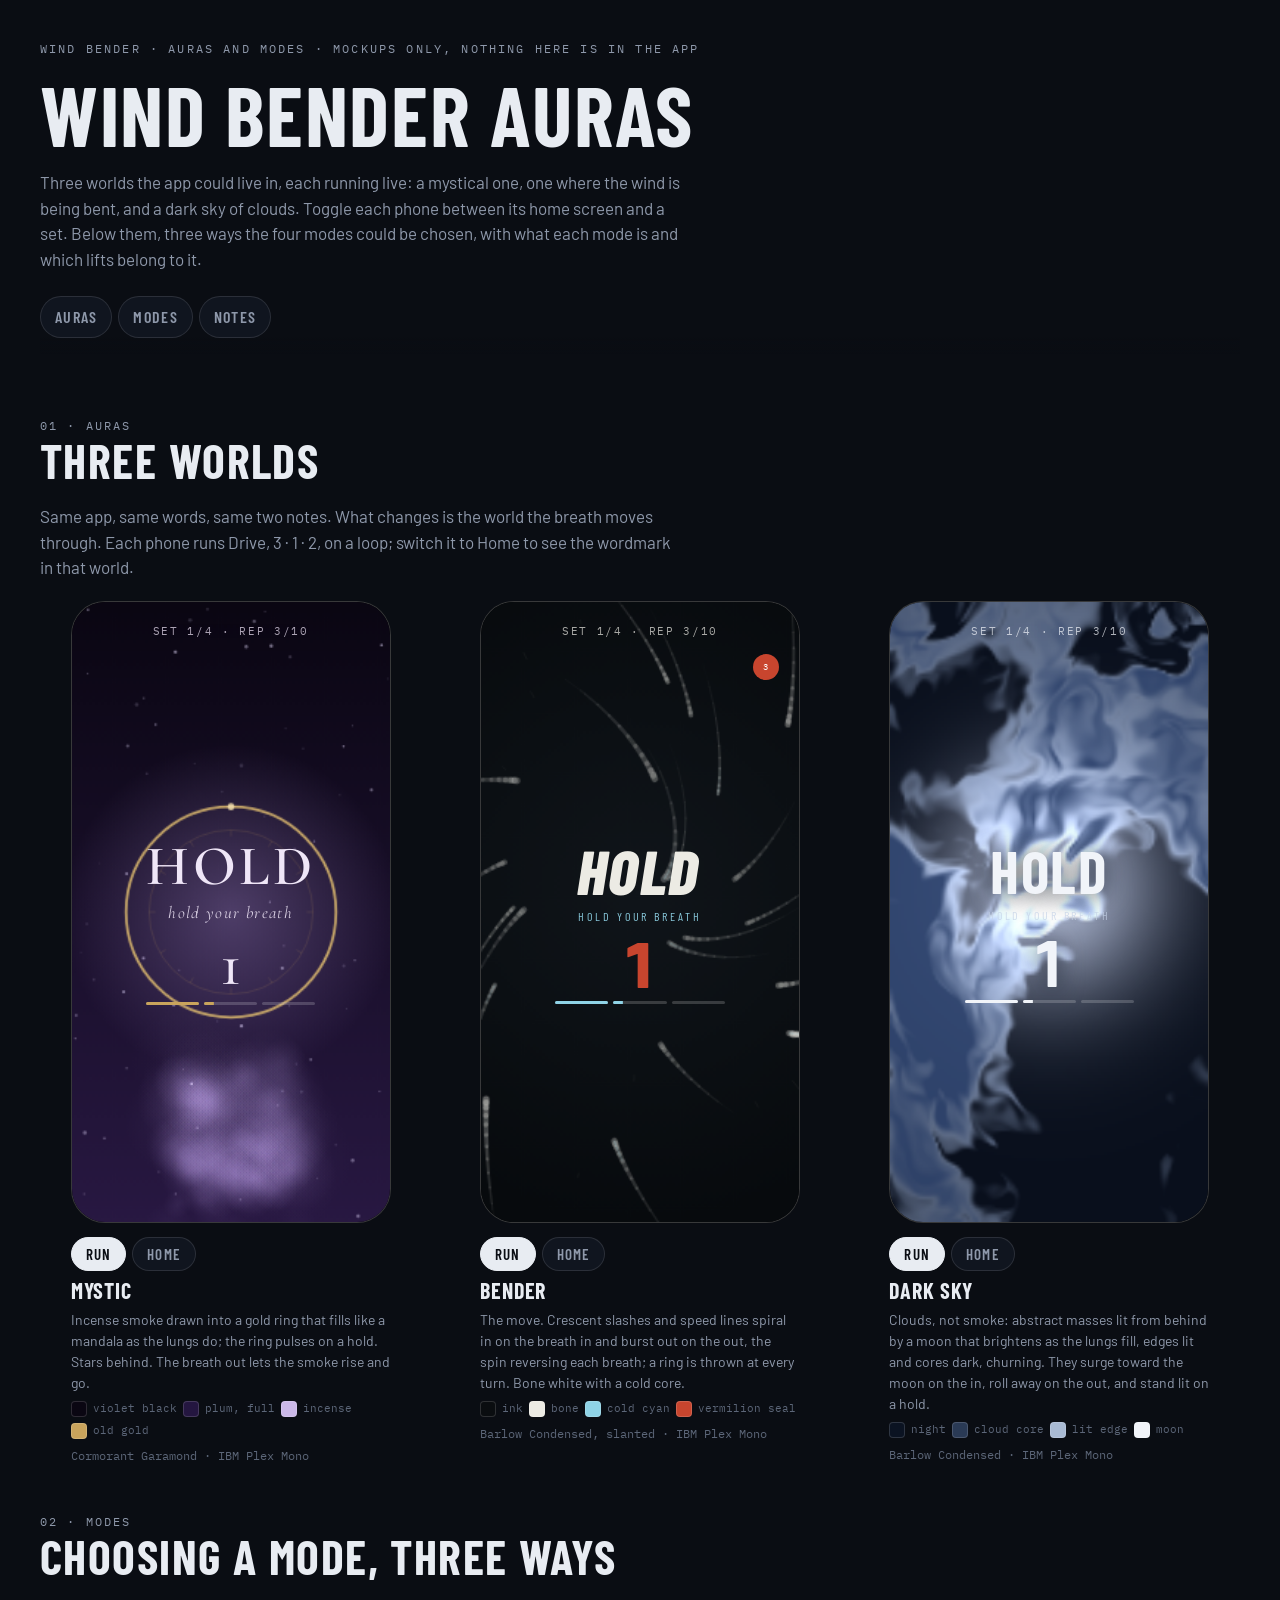
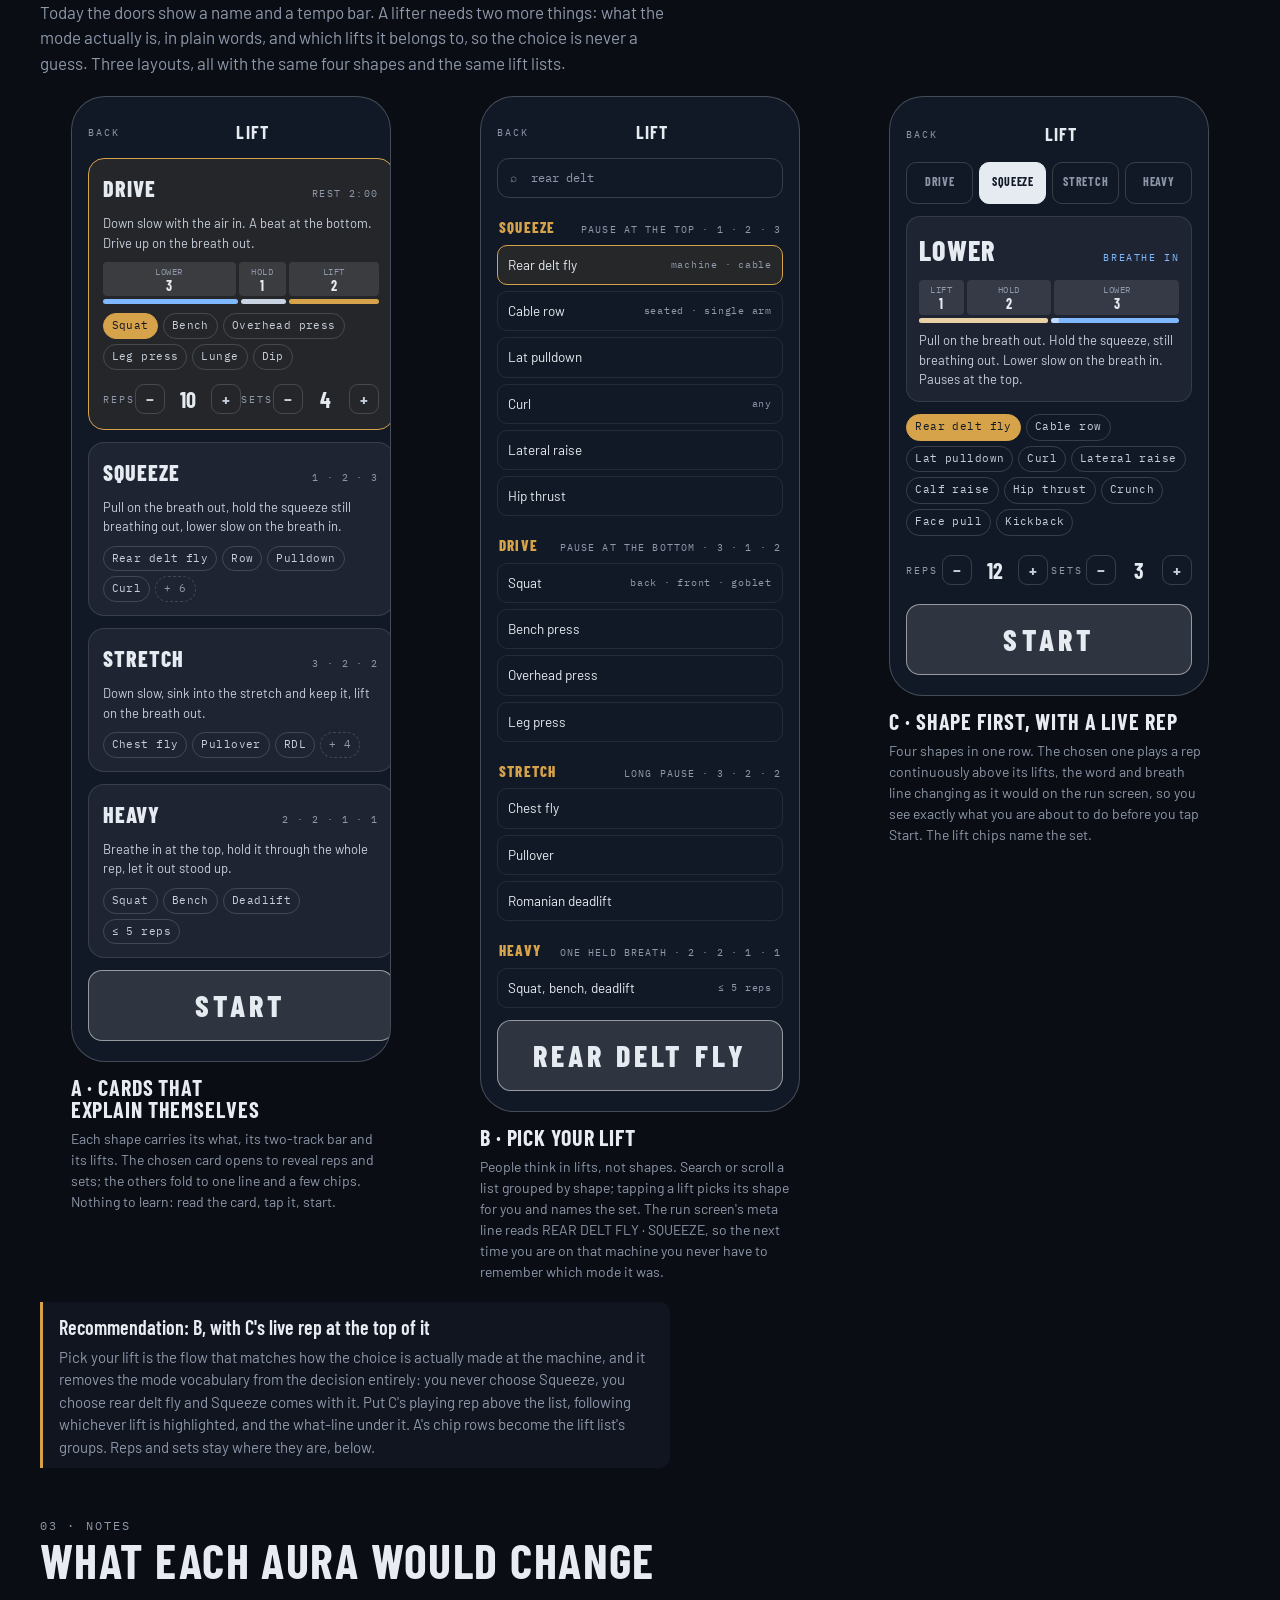
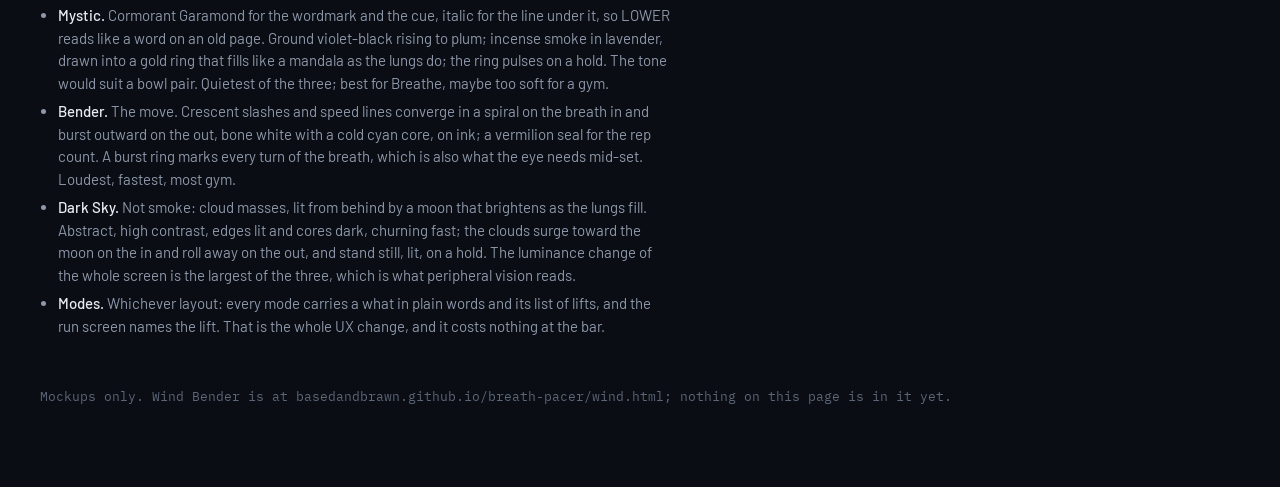
<file: design/auras.html>
<!doctype html>
<html lang="en">
<head>
<meta charset="utf-8">
<meta name="viewport" content="width=device-width,initial-scale=1,viewport-fit=cover">
<title>Wind Bender Auras</title>
<link rel="stylesheet" href="https://fonts.googleapis.com/css2?family=Barlow+Condensed:wght@600;700;800&family=Barlow:wght@400;500&family=IBM+Plex+Mono:wght@400;500&family=Cormorant+Garamond:ital,wght@0,500;0,600;1,500&display=swap">
<style>
/* Wind Bender Auras: three directions for the app, live, and three ways to choose a lift. A dark
   studio wall; each phone carries its own world. */
:root{--ink:#0a0d13;--surf:#10151f;--line:rgba(233,237,243,.12);--line2:rgba(233,237,243,.24);--fg:#e8ecf2;--mute:#8e98aa;--dim:#5c6678;--gold:#d6a24a;--blue:#7fb8ff;
  --disp:'Barlow Condensed','Arial Narrow',sans-serif;--body:'Barlow','Helvetica Neue',Arial,sans-serif;--mono:'IBM Plex Mono',ui-monospace,Menlo,monospace}
*{box-sizing:border-box}
html{color-scheme:dark}
body{margin:0;background:var(--ink);color:var(--fg);font-family:var(--body);font-size:16px;line-height:1.5;padding-block:0 80px;padding-inline:clamp(16px,4vw,40px);-webkit-font-smoothing:antialiased}
h1,h2,h3{font-family:var(--disp);font-weight:700;line-height:1;margin:0;text-wrap:balance;text-transform:uppercase}
h1{font-size:clamp(44px,8vw,84px);letter-spacing:.02em}h2{font-size:clamp(30px,5vw,48px);letter-spacing:.03em}h3{font-size:22px;letter-spacing:.04em}
p{margin:0}.lede{max-width:64ch;color:var(--mute);font-size:17px}
.eyebrow{font-family:var(--mono);font-size:12px;letter-spacing:.18em;text-transform:uppercase;color:var(--mute)}
header{padding-block:40px 24px;display:grid;gap:14px}
nav.tabs{display:flex;gap:6px;flex-wrap:wrap;position:sticky;top:0;z-index:5;background:linear-gradient(var(--ink) 75%,transparent);padding-block:10px 16px}
nav.tabs a{font-family:var(--disp);font-weight:600;font-size:16px;letter-spacing:.08em;text-transform:uppercase;color:var(--mute);text-decoration:none;padding:8px 14px;border:1px solid var(--line);border-radius:999px;background:var(--surf)}
nav.tabs a:hover{color:var(--fg);border-color:var(--line2)}
section{padding-block:34px 10px;display:grid;gap:20px;scroll-margin-top:80px}
/* the auras: three phones side by side, each with a Home / Run switch */
.auras{display:grid;grid-template-columns:repeat(auto-fit,minmax(300px,1fr));gap:28px;align-items:start}
.aura{display:grid;gap:14px}
.phone{width:min(100%,320px);aspect-ratio:9/17.5;max-width:100%;border-radius:34px;border:1px solid var(--line2);position:relative;overflow:hidden;justify-self:center;background:#000}
.phone canvas{position:absolute;inset:0;width:100%;height:100%}
.phone .ui[hidden]{display:none}
.phone .ui{position:absolute;inset:0;display:grid;grid-template-rows:auto 1fr auto;padding:22px 18px 18px;pointer-events:none}
.phone .meta{font-family:var(--mono);font-size:10.5px;letter-spacing:.16em;text-transform:uppercase;text-align:center;opacity:.7}
.phone .mid{display:grid;align-content:center;justify-items:center;gap:6px;text-align:center}
.phone .cue{font-weight:700;font-size:58px;letter-spacing:.03em;line-height:1;text-transform:uppercase}
.phone .sub{font-size:12px;letter-spacing:.24em;text-transform:uppercase;opacity:.75}
.phone .num{font-weight:700;font-size:64px;line-height:1;font-variant-numeric:tabular-nums}
.phone .rail{display:flex;gap:5px;height:3px;width:60%;justify-self:center}
.phone .rail i{flex:1 1 0;border-radius:2px;background:rgba(255,255,255,.18);position:relative;overflow:hidden}
.phone .rail i b{position:absolute;inset:0;background:currentColor;transform-origin:left;transform:scaleX(0)}
.phone .home{display:grid;grid-template-rows:auto 1fr auto;padding:44px 18px 24px}
.phone .mark{display:grid;justify-items:center;gap:4px}
.phone .mark .s{font-family:var(--mono);font-size:11px;letter-spacing:.6em;padding-left:.6em;opacity:.7}
.phone .mark .w{font-weight:800;font-size:66px;line-height:.92;letter-spacing:.01em}
.phone .mark .t{font-size:10px;letter-spacing:.4em;text-transform:uppercase;opacity:.6;margin-top:8px}
.phone .modes{display:grid;gap:10px}
.phone .mode{display:flex;justify-content:space-between;align-items:baseline;padding:16px 18px;border-radius:16px;border:1px solid rgba(255,255,255,.18);background:rgba(0,0,0,.28);backdrop-filter:blur(6px)}
.phone .mode .t{font-weight:800;font-size:26px;letter-spacing:.04em}.phone .mode .d{font-family:var(--mono);font-size:9px;letter-spacing:.2em;text-transform:uppercase;opacity:.6}
.seg{display:flex;gap:6px}.seg button{font-family:var(--disp);font-weight:600;font-size:15px;letter-spacing:.08em;text-transform:uppercase;color:var(--mute);padding:7px 14px;border:1px solid var(--line);border-radius:999px;background:var(--surf);cursor:pointer}
.seg button.sel{color:var(--ink);background:var(--fg);border-color:var(--fg)}
.cap{display:grid;gap:8px;max-width:320px;justify-self:center;width:100%}
.cap p{font-size:14px;color:var(--mute)}
.sw{display:flex;gap:6px;flex-wrap:wrap}.sw i{display:inline-flex;align-items:center;gap:6px;font-family:var(--mono);font-size:10.5px;color:var(--dim);font-style:normal}
.sw i::before{content:"";width:14px;height:14px;border-radius:4px;background:var(--c);border:1px solid rgba(255,255,255,.15)}
.type{font-family:var(--mono);font-size:11.5px;color:var(--dim)}
/* the modes: three phones, static mockups in CSS */
.mocks{display:grid;grid-template-columns:repeat(auto-fit,minmax(300px,1fr));gap:28px;align-items:start}
.mock{display:grid;gap:14px}
.mphone{width:min(100%,320px);max-width:100%;border-radius:34px;border:1px solid var(--line2);background:#121926;color:#e6ebf1;justify-self:center;padding:22px 16px 20px;display:grid;gap:12px;font-family:var(--body);position:relative;overflow:hidden;min-height:600px}
.mphone .top{display:flex;justify-content:space-between;align-items:center;font-family:var(--mono);font-size:10px;letter-spacing:.2em;text-transform:uppercase;color:#8e98aa}
.mphone .top b{font-family:var(--disp);font-weight:700;font-size:18px;letter-spacing:.06em;color:#e6ebf1}
.card{background:rgba(255,255,255,.05);border:1px solid rgba(255,255,255,.12);border-radius:16px;padding:13px 14px;display:grid;gap:9px}
.card.sel{border-color:#d6a24a;background:rgba(214,162,74,.09)}
.card .h{display:flex;justify-content:space-between;align-items:baseline}
.card .h b{font-family:var(--disp);font-weight:800;font-size:22px;letter-spacing:.05em}
.card .h span{font-family:var(--mono);font-size:10px;letter-spacing:.14em;text-transform:uppercase;color:#8e98aa}
.card .what{font-size:13px;color:#c7cfdb}
.track{display:grid;gap:3px}
.track .tr{display:flex;gap:3px}
.track .tr .s{border-radius:4px;display:grid;justify-items:center;padding:4px 2px 3px;min-width:0;overflow:hidden}
.track .mv .s{background:rgba(255,255,255,.1)}
.track .mv .s i{font-family:var(--mono);font-size:8.5px;letter-spacing:.06em;color:#8e98aa;font-style:normal;white-space:nowrap}
.track .mv .s u{text-decoration:none;font-family:var(--disp);font-weight:700;font-size:14px;line-height:1}
.track .br .s{height:5px;padding:0}.track .br .in{background:#7fb8ff}.track .br .out{background:#d6a24a}.track .br .hold{background:#c9d2e0}.track .br .empty{background:#d6a24a;opacity:.55}
.chips{display:flex;flex-wrap:wrap;gap:5px}
.chip{font-family:var(--mono);font-size:10.5px;letter-spacing:.04em;padding:4px 8px;border-radius:999px;border:1px solid rgba(255,255,255,.16);color:#c7cfdb}
.chip.on{background:#d6a24a;color:#121926;border-color:#d6a24a}
.chip.more{color:#8e98aa;border-style:dashed}
.steps{display:flex;justify-content:space-between;align-items:center;padding-top:4px}
.steps .lbl{font-family:var(--mono);font-size:10px;letter-spacing:.2em;text-transform:uppercase;color:#8e98aa}
.steps .st{display:flex;align-items:center;gap:6px}.steps .st b{width:30px;height:30px;border-radius:9px;border:1px solid rgba(255,255,255,.16);display:grid;place-items:center;font-size:16px;color:#c7cfdb}.steps .st u{text-decoration:none;font-family:var(--disp);font-weight:700;font-size:22px;min-width:34px;text-align:center}
.start{margin-top:auto;border:1px solid rgba(255,255,255,.5);border-radius:14px;padding:12px;text-align:center;font-family:var(--disp);font-weight:800;font-size:30px;letter-spacing:.14em;background:rgba(255,255,255,.12)}
.search{display:flex;align-items:center;gap:8px;border:1px solid rgba(255,255,255,.16);border-radius:12px;padding:10px 12px;font-family:var(--mono);font-size:12px;color:#8e98aa}
.group{display:grid;gap:6px}
.group .gh{display:flex;justify-content:space-between;align-items:baseline;padding:6px 2px 0}
.group .gh b{font-family:var(--disp);font-weight:800;font-size:15px;letter-spacing:.08em;color:#d6a24a}
.group .gh span{font-family:var(--mono);font-size:9.5px;letter-spacing:.12em;text-transform:uppercase;color:#8e98aa}
.lift{display:flex;justify-content:space-between;align-items:center;padding:9px 10px;border-radius:10px;border:1px solid rgba(255,255,255,.08);font-size:13.5px}
.lift span{font-family:var(--mono);font-size:9.5px;color:#8e98aa;letter-spacing:.08em}
.lift.on{border-color:#d6a24a;background:rgba(214,162,74,.1)}
.shapes{display:flex;gap:6px}.shapes b{flex:1 1 0;text-align:center;font-family:var(--disp);font-weight:700;font-size:12px;letter-spacing:.06em;padding:9px 0;border-radius:10px;border:1px solid rgba(255,255,255,.16);color:#8e98aa}
.shapes b.on{color:#121926;background:#e6ebf1;border-color:#e6ebf1}
.preview{border-radius:14px;background:rgba(255,255,255,.05);border:1px solid rgba(255,255,255,.1);padding:12px 12px 10px;display:grid;gap:8px}
.preview .pw{display:flex;justify-content:space-between;align-items:baseline}.preview .pw b{font-family:var(--disp);font-weight:800;font-size:28px;letter-spacing:.04em}.preview .pw span{font-family:var(--mono);font-size:10px;letter-spacing:.16em;text-transform:uppercase;color:#7fb8ff}
.notes{display:grid;gap:10px;max-width:70ch}.notes ul{padding-left:18px;margin:0;display:grid;gap:6px;color:var(--mute);font-size:15px}.notes b{color:var(--fg);font-weight:500}
.rec{border-left:3px solid var(--gold);padding:10px 16px;background:var(--surf);border-radius:0 10px 10px 0;max-width:70ch}
.rec .qq{font-family:var(--disp);font-weight:600;font-size:20px}.rec p{color:var(--mute);font-size:15px;margin-top:4px}
footer{padding-block:40px 0;color:var(--dim);font-size:13px;font-family:var(--mono)}
</style>
</head>
<body>
<header>
  <span class="eyebrow">Wind Bender · auras and modes · mockups only, nothing here is in the app</span>
  <h1>Wind Bender Auras</h1>
  <p class="lede">Three worlds the app could live in, each running live: a mystical one, one where the wind is being bent, and a dark sky of clouds. Toggle each phone between its home screen and a set. Below them, three ways the four modes could be chosen, with what each mode is and which lifts belong to it.</p>
  <nav class="tabs"><a href="#auras">Auras</a><a href="#modes">Modes</a><a href="#notes">Notes</a></nav>
</header>
<section id="auras">
  <div><span class="eyebrow">01 · Auras</span><h2>Three worlds</h2></div>
  <p class="lede">Same app, same words, same two notes. What changes is the world the breath moves through. Each phone runs Drive, 3 · 1 · 2, on a loop; switch it to Home to see the wordmark in that world.</p>
  <div class="auras" id="auras-grid"></div>
</section>

<section id="modes">
  <div><span class="eyebrow">02 · Modes</span><h2>Choosing a mode, three ways</h2></div>
  <p class="lede">Today the doors show a name and a tempo bar. A lifter needs two more things: what the mode actually is, in plain words, and which lifts it belongs to, so the choice is never a guess. Three layouts, all with the same four shapes and the same lift lists.</p>
  <div class="mocks">
    <div class="mock">
      <div class="mphone">
        <div class="top"><span>Back</span><b>LIFT</b><span>&nbsp;</span></div>
        <div class="card sel">
          <div class="h"><b>DRIVE</b><span>rest 2:00</span></div>
          <div class="what">Down slow with the air in. A beat at the bottom. Drive up on the breath out.</div>
          <div class="track"><div class="tr mv"><div class="s" style="flex:3"><i>LOWER</i><u>3</u></div><div class="s" style="flex:1"><i>HOLD</i><u>1</u></div><div class="s" style="flex:2"><i>LIFT</i><u>2</u></div></div><div class="tr br"><div class="s in" style="flex:3"></div><div class="s hold" style="flex:1"></div><div class="s out" style="flex:2"></div></div></div>
          <div class="chips"><span class="chip on">Squat</span><span class="chip">Bench</span><span class="chip">Overhead press</span><span class="chip">Leg press</span><span class="chip">Lunge</span><span class="chip">Dip</span></div>
          <div class="steps"><span class="lbl">Reps</span><div class="st"><b>−</b><u>10</u><b>+</b></div><span class="lbl">Sets</span><div class="st"><b>−</b><u>4</u><b>+</b></div></div>
        </div>
        <div class="card"><div class="h"><b>SQUEEZE</b><span>1 · 2 · 3</span></div><div class="what">Pull on the breath out, hold the squeeze still breathing out, lower slow on the breath in.</div><div class="chips"><span class="chip">Rear delt fly</span><span class="chip">Row</span><span class="chip">Pulldown</span><span class="chip">Curl</span><span class="chip more">+ 6</span></div></div>
        <div class="card"><div class="h"><b>STRETCH</b><span>3 · 2 · 2</span></div><div class="what">Down slow, sink into the stretch and keep it, lift on the breath out.</div><div class="chips"><span class="chip">Chest fly</span><span class="chip">Pullover</span><span class="chip">RDL</span><span class="chip more">+ 4</span></div></div>
        <div class="card"><div class="h"><b>HEAVY</b><span>2 · 2 · 1 · 1</span></div><div class="what">Breathe in at the top, hold it through the whole rep, let it out stood up.</div><div class="chips"><span class="chip">Squat</span><span class="chip">Bench</span><span class="chip">Deadlift</span><span class="chip">≤ 5 reps</span></div></div>
        <div class="start">START</div>
      </div>
      <div class="cap"><h3>A · Cards that explain themselves</h3><p>Each shape carries its what, its two-track bar and its lifts. The chosen card opens to reveal reps and sets; the others fold to one line and a few chips. Nothing to learn: read the card, tap it, start.</p></div>
    </div>
    <div class="mock">
      <div class="mphone">
        <div class="top"><span>Back</span><b>LIFT</b><span>&nbsp;</span></div>
        <div class="search">⌕&nbsp; rear delt</div>
        <div class="group"><div class="gh"><b>SQUEEZE</b><span>pause at the top · 1 · 2 · 3</span></div>
          <div class="lift on">Rear delt fly<span>machine · cable</span></div><div class="lift">Cable row<span>seated · single arm</span></div><div class="lift">Lat pulldown<span></span></div><div class="lift">Curl<span>any</span></div><div class="lift">Lateral raise<span></span></div><div class="lift">Hip thrust<span></span></div></div>
        <div class="group"><div class="gh"><b>DRIVE</b><span>pause at the bottom · 3 · 1 · 2</span></div>
          <div class="lift">Squat<span>back · front · goblet</span></div><div class="lift">Bench press<span></span></div><div class="lift">Overhead press<span></span></div><div class="lift">Leg press<span></span></div></div>
        <div class="group"><div class="gh"><b>STRETCH</b><span>long pause · 3 · 2 · 2</span></div>
          <div class="lift">Chest fly<span></span></div><div class="lift">Pullover<span></span></div><div class="lift">Romanian deadlift<span></span></div></div>
        <div class="group"><div class="gh"><b>HEAVY</b><span>one held breath · 2 · 2 · 1 · 1</span></div>
          <div class="lift">Squat, bench, deadlift<span>≤ 5 reps</span></div></div>
        <div class="start">REAR DELT FLY</div>
      </div>
      <div class="cap"><h3>B · Pick your lift</h3><p>People think in lifts, not shapes. Search or scroll a list grouped by shape; tapping a lift picks its shape for you and names the set. The run screen's meta line reads REAR DELT FLY · SQUEEZE, so the next time you are on that machine you never have to remember which mode it was.</p></div>
    </div>
    <div class="mock">
      <div class="mphone">
        <div class="top"><span>Back</span><b>LIFT</b><span>&nbsp;</span></div>
        <div class="shapes"><b>DRIVE</b><b class="on">SQUEEZE</b><b>STRETCH</b><b>HEAVY</b></div>
        <div class="preview" id="prev">
          <div class="pw"><b id="prev-w">LIFT</b><span id="prev-s">breathe out</span></div>
          <div class="track"><div class="tr mv"><div class="s" style="flex:1"><i>LIFT</i><u>1</u></div><div class="s" style="flex:2"><i>HOLD</i><u>2</u></div><div class="s" style="flex:3"><i>LOWER</i><u>3</u></div></div><div class="tr br" id="prev-br"><div class="s out" style="flex:3;position:relative;overflow:hidden"><b style="position:absolute;inset:0;background:#fff;opacity:.5;transform-origin:left;transform:scaleX(0)"></b></div><div class="s in" style="flex:3;position:relative;overflow:hidden"><b style="position:absolute;inset:0;background:#fff;opacity:.5;transform-origin:left;transform:scaleX(0)"></b></div></div></div>
          <div class="what" style="font-size:13px;color:#c7cfdb">Pull on the breath out. Hold the squeeze, still breathing out. Lower slow on the breath in. Pauses at the top.</div>
        </div>
        <div class="chips"><span class="chip on">Rear delt fly</span><span class="chip">Cable row</span><span class="chip">Lat pulldown</span><span class="chip">Curl</span><span class="chip">Lateral raise</span><span class="chip">Calf raise</span><span class="chip">Hip thrust</span><span class="chip">Crunch</span><span class="chip">Face pull</span><span class="chip">Kickback</span></div>
        <div class="steps"><span class="lbl">Reps</span><div class="st"><b>−</b><u>12</u><b>+</b></div><span class="lbl">Sets</span><div class="st"><b>−</b><u>3</u><b>+</b></div></div>
        <div class="start">START</div>
      </div>
      <div class="cap"><h3>C · Shape first, with a live rep</h3><p>Four shapes in one row. The chosen one plays a rep continuously above its lifts, the word and breath line changing as it would on the run screen, so you see exactly what you are about to do before you tap Start. The lift chips name the set.</p></div>
    </div>
  </div>
  <div class="rec"><div class="qq">Recommendation: B, with C's live rep at the top of it</div><p>Pick your lift is the flow that matches how the choice is actually made at the machine, and it removes the mode vocabulary from the decision entirely: you never choose Squeeze, you choose rear delt fly and Squeeze comes with it. Put C's playing rep above the list, following whichever lift is highlighted, and the what-line under it. A's chip rows become the lift list's groups. Reps and sets stay where they are, below.</p></div>
</section>

<section id="notes">
  <div><span class="eyebrow">03 · Notes</span><h2>What each aura would change</h2></div>
  <div class="notes"><ul>
    <li><b>Mystic.</b> Cormorant Garamond for the wordmark and the cue, italic for the line under it, so LOWER reads like a word on an old page. Ground violet-black rising to plum; incense smoke in lavender, drawn into a gold ring that fills like a mandala as the lungs do; the ring pulses on a hold. The tone would suit a bowl pair. Quietest of the three; best for Breathe, maybe too soft for a gym.</li>
    <li><b>Bender.</b> The move. Crescent slashes and speed lines converge in a spiral on the breath in and burst outward on the out, bone white with a cold cyan core, on ink; a vermilion seal for the rep count. A burst ring marks every turn of the breath, which is also what the eye needs mid-set. Loudest, fastest, most gym.</li>
    <li><b>Dark Sky.</b> Not smoke: cloud masses, lit from behind by a moon that brightens as the lungs fill. Abstract, high contrast, edges lit and cores dark, churning fast; the clouds surge toward the moon on the in and roll away on the out, and stand still, lit, on a hold. The luminance change of the whole screen is the largest of the three, which is what peripheral vision reads.</li>
    <li><b>Modes.</b> Whichever layout: every mode carries a what in plain words and its list of lifts, and the run screen names the lift. That is the whole UX change, and it costs nothing at the bar.</li>
  </ul></div>
</section>
<footer>Mockups only. Wind Bender is at basedandbrawn.github.io/breath-pacer/wind.html; nothing on this page is in it yet.</footer>
<style>
/* each world sets its own type on the phone */
.a-mystic{font-family:'Cormorant Garamond',Georgia,serif;color:#efe6f7}
.a-mystic .cue{font-weight:600;letter-spacing:.06em;font-size:56px}.a-mystic .sub{font-family:'Cormorant Garamond',Georgia,serif;font-style:italic;text-transform:none;letter-spacing:.08em;font-size:17px;opacity:.85}
.a-mystic .num{font-weight:500}.a-mystic .mark .w{font-weight:600;letter-spacing:.05em;font-size:60px}.a-mystic .mark .s{color:#c9a45c;opacity:.9}.a-mystic .mark .t{font-family:'Cormorant Garamond',Georgia,serif;font-style:italic;text-transform:none;letter-spacing:.14em;font-size:13px;opacity:.75}
.a-mystic .mode{border-color:rgba(201,164,92,.35);border-radius:6px}.a-mystic .mode .t{font-weight:600;letter-spacing:.06em}.a-mystic .rail i b{color:#c9a45c}
.a-bender{font-family:var(--disp);color:#ecebe4}
.a-bender .cue{font-weight:800;transform:skewX(-9deg);letter-spacing:.02em;font-size:62px}.a-bender .num{color:#c8452e;font-weight:800}.a-bender .sub{color:#8fd3e6;opacity:.95}
.a-bender .mark .w{font-weight:800;transform:skewX(-9deg);font-size:60px}.a-bender .mark .s{color:#8fd3e6}.a-bender .mode{border-radius:4px;border-color:rgba(236,235,228,.3)}.a-bender .rail i b{color:#8fd3e6}
.a-bender .seal{position:absolute;right:20px;top:52px;width:26px;height:26px;border-radius:50%;background:#c8452e;display:grid;place-items:center;font-family:var(--mono);font-size:9px;color:#fff;letter-spacing:0}
.a-sky{font-family:var(--disp);color:#f1f4f9}
.a-sky .cue{font-weight:700;font-size:60px;text-shadow:0 2px 24px rgba(5,10,20,.8)}.a-sky .num{text-shadow:0 2px 24px rgba(5,10,20,.8)}.a-sky .sub{color:#c6d3e8}.a-sky .mark .w{font-weight:800;font-size:70px;text-shadow:0 2px 26px rgba(5,10,20,.9)}.a-sky .rail i b{color:#f1f4f9}
</style>
<script>
(function(){
"use strict";
/* ============================ the breath: Drive, 3 · 1 · 2 ============================ */
var SEQ=[["in",3],["hold",1],["out",2]];
var B={idx:0,t0:performance.now()/1000,k:"in",frac:0,into:0,dur:3,fill:0,flow:0,still:false,pulse:0,gust:0};
function easeIO(p){ return p<0.5?4*p*p*p:1-Math.pow(-2*p+2,3)/2; }
function clock(t){ var cur=SEQ[B.idx], into=t-B.t0; while(into>=cur[1]){ B.t0+=cur[1]; B.idx=(B.idx+1)%SEQ.length; cur=SEQ[B.idx]; into=t-B.t0; }
  B.k=cur[0]; B.dur=cur[1]; B.into=into; B.frac=into/cur[1]; var bell=Math.pow(Math.sin(B.frac*Math.PI),0.7)*Math.min(1.8,Math.max(1,2.2/cur[1]));
  B.fill=B.k==="in"?easeIO(B.frac):B.k==="hold"?1:1-easeIO(B.frac); B.flow=B.k==="in"?bell:B.k==="out"?-bell:0; B.still=B.k==="hold";
  B.pulse=B.still&&into>=1?Math.exp(-((into-Math.floor(into))/0.12)):0; B.gust=B.still?0:Math.exp(-into/0.3); }
var WORD={"in":"LOWER",hold:"HOLD",out:"LIFT"}, SUB={"in":"breathe in",hold:"hold your breath",out:"breathe out"};
function noise2(){ var perm=[], vals=[], i; for(i=0;i<256;i++){ perm[i]=i; vals[i]=Math.random(); } for(i=255;i>0;i--){ var j=Math.floor(Math.random()*(i+1)), q=perm[i]; perm[i]=perm[j]; perm[j]=q; } for(i=0;i<256;i++) perm[i+256]=perm[i];
  function h(x,y){ return vals[perm[(x&255)+perm[y&255]]]; }
  return function(x,y){ var xi=Math.floor(x), yi=Math.floor(y), xf=x-xi, yf=y-yi, u=xf*xf*(3-2*xf), v=yf*yf*(3-2*yf); var a=h(xi,yi), b=h(xi+1,yi), c=h(xi,yi+1), d=h(xi+1,yi+1); return (a+(b-a)*u)*(1-v)+(c+(d-c)*u)*v; }; }
function rgba(r,g,b,a){ return "rgba("+(r|0)+","+(g|0)+","+(b|0)+","+a.toFixed(3)+")"; }

/* ============================ MYSTIC ============================ */
function mystic(cv){
  var c=cv.getContext("2d"), W=cv.width, H=cv.height, n=noise2(), S=[], P=[], i;
  for(i=0;i<70;i++) S.push({x:Math.random()*W,y:Math.random()*H,k:Math.random()*6.3,s:.4+Math.random()*.9});
  for(i=0;i<90;i++) P.push({x:W/2+(Math.random()-.5)*80,y:H*.9+Math.random()*H*.2,vx:0,vy:-10,r:8+Math.random()*12,l:Math.random()});
  return function(dt,t,home){
    var fill=home?.35+.15*Math.sin(t*.4):B.fill, flow=home?0:B.flow, still=!home&&B.still, pulse=home?0:B.pulse;
    var g=c.createLinearGradient(0,0,0,H); g.addColorStop(0,"#0a0612"); g.addColorStop(1,rgba(22+18*fill,14+10*fill,42+24*fill,1)); c.fillStyle=g; c.fillRect(0,0,W,H);
    var cx=W/2, cy=home?H*.62:H*.5, R=W*.33;
    for(i=0;i<S.length;i++){ var s=S[i]; c.fillStyle=rgba(230,220,255,.15+.45*(.5+.5*Math.sin(t*1.3+s.k))); c.beginPath(); c.arc(s.x,s.y,s.s,0,6.283); c.fill(); }
    var gl=c.createRadialGradient(cx,cy,0,cx,cy,R*1.6); gl.addColorStop(0,rgba(190,160,235,.10+.22*fill)); gl.addColorStop(1,rgba(190,160,235,0)); c.fillStyle=gl; c.fillRect(0,0,W,H);
    c.globalCompositeOperation="lighter";
    for(i=0;i<P.length;i++){ var p=P[i]; p.l+=dt*(still?.05:.11); if(p.l>1){ p.x=cx+(Math.random()-.5)*90; p.y=H+10; p.vx=0; p.vy=-10; p.r=8+Math.random()*12; p.l=0; }
      var dx=p.x-cx, dy=p.y-cy, r=Math.hypot(dx,dy)+1;
      p.vx+=((n(p.x*.012,t*.35+p.l)-.5)*40 + (flow>0?-dx/r*45*flow:flow<0?dx/r*30*-flow:0))*dt; p.vy+=(-9 + (n(p.y*.012+3,t*.35)-.5)*30 + (flow>0?-dy/r*45*flow:flow<0?dy/r*30*-flow:0))*dt;
      var d=1-Math.min(1,(still?2.5:.7)*dt); p.vx*=d; p.vy*=d; p.x+=p.vx*dt; p.y+=p.vy*dt;
      var al=(1-p.l)*(.05+.09*fill)*Math.min(1,p.l*6), rr=p.r*(1+p.l*1.5), q=c.createRadialGradient(p.x,p.y,0,p.x,p.y,rr); q.addColorStop(0,rgba(203,184,232,al)); q.addColorStop(1,rgba(203,184,232,0)); c.fillStyle=q; c.beginPath(); c.arc(p.x,p.y,rr,0,6.283); c.fill(); }
    c.globalCompositeOperation="source-over";
    /* the ring: a gold circle that fills like a mandala as the lungs do, and pulses on a hold */
    c.lineWidth=1; c.strokeStyle=rgba(201,164,92,.28+.3*pulse); c.beginPath(); c.arc(cx,cy,R,0,6.283); c.stroke();
    c.strokeStyle=rgba(201,164,92,.14); c.beginPath(); c.arc(cx,cy,R*.78,0,6.283); c.stroke();
    var k; for(k=0;k<12;k++){ var a=k/12*6.283; c.beginPath(); c.moveTo(cx+Math.cos(a)*R*.78,cy+Math.sin(a)*R*.78); c.lineTo(cx+Math.cos(a)*R*.72,cy+Math.sin(a)*R*.72); c.stroke(); }
    c.lineWidth=1.8; c.strokeStyle=rgba(214,180,110,.85); c.beginPath(); c.arc(cx,cy,R,-Math.PI/2,-Math.PI/2+fill*6.283); c.stroke();
    if(fill>0.01){ var ex=cx+Math.cos(-Math.PI/2+fill*6.283)*R, ey=cy+Math.sin(-Math.PI/2+fill*6.283)*R; c.fillStyle=rgba(240,220,170,.9); c.beginPath(); c.arc(ex,ey,2.4,0,6.283); c.fill(); }
  };
}
/* ============================ BENDER ============================ */
function bender(cv){
  var c=cv.getContext("2d"), W=cv.width, H=cv.height, n=noise2(), L=[], SP=[], i, R=Math.hypot(W,H)*.5;
  for(i=0;i<44;i++) L.push({a:Math.random()*6.283,r:Math.random()*R,w:0,rv:0,h:[],wd:1+Math.random()*2.2,k:Math.random(),cy:Math.random()<.3});
  for(i=0;i<26;i++) SP.push({a:Math.random()*6.283,r:R*(.5+Math.random()*.7),k:Math.random()});
  return function(dt,t,home){
    var flow=home?.25*Math.sin(t*.5):B.flow, still=!home&&B.still, gust=home?0:B.gust, into=home?9:B.into, fill=home?.35:B.fill;
    var g=c.createRadialGradient(W/2,H*.46,0,W/2,H*.46,R); g.addColorStop(0,"#10151a"); g.addColorStop(1,"#070a0d"); c.fillStyle=g; c.fillRect(0,0,W,H);
    var cx=W/2, cy=home?H*.6:H*.46;
    c.lineCap="round";
    /* speed lines: radial, long on the rush */
    for(i=0;i<SP.length;i++){ var s=SP[i], len=(8+70*Math.abs(flow))*(0.6+0.4*Math.sin(t*3+s.k*9)), dir=flow>=0?-1:1, x0=cx+Math.cos(s.a)*s.r, y0=cy+Math.sin(s.a)*s.r*1.1;
      c.strokeStyle=rgba(236,235,228,.06+.22*Math.abs(flow)); c.lineWidth=.8; c.beginPath(); c.moveTo(x0,y0); c.lineTo(x0+Math.cos(s.a)*len*dir,y0+Math.sin(s.a)*len*dir*1.1); c.stroke(); }
    /* the slashes: crescents on a spiral, in toward the centre, out away, the spin reversing with the breath */
    for(i=0;i<L.length;i++){ var l=L[i];
      var rv = flow>0 ? -flow*(150+80*gust)*(1+l.k*.4) : flow<0 ? -flow*(120+80*gust)*(1+l.k*.4) : 0;
      var w = flow*(1.6+l.k)*(1+gust) + (n(l.k*9,t*.3)-.5)*.6;
      l.rv+=(rv-l.rv)*Math.min(1,dt*4); l.w+=(w-l.w)*Math.min(1,dt*4);
      var dr=still?Math.exp(-dt*4):1; l.rv*=dr; l.w*=dr;
      l.r+=l.rv*dt; l.a+=l.w*dt*(60/Math.max(20,l.r));
      if(l.r<R*.04||l.r>R*1.35){ l.r = flow<0 ? R*.05 : R*(1.1+Math.random()*.2); l.a=Math.random()*6.283; l.h=[]; }
      var x=cx+Math.cos(l.a)*l.r, y=cy+Math.sin(l.a)*l.r*1.1; l.h.unshift([x,y]); if(l.h.length>14) l.h.length=14;
      var sp=Math.hypot(l.rv, l.w*l.r), al=Math.min(.95,.12+sp/260); if(l.h.length<2) continue;
      for(var j=1;j<l.h.length;j++){ var f=1-j/l.h.length; c.strokeStyle=rgba(236,235,228,al*f); c.lineWidth=l.wd*f*(1+.6*fill); c.beginPath(); c.moveTo(l.h[j-1][0],l.h[j-1][1]); c.lineTo(l.h[j][0],l.h[j][1]); c.stroke();
        if(l.cy&&j<5){ c.strokeStyle=rgba(143,211,230,al*f*.9); c.lineWidth=l.wd*f*.4; c.beginPath(); c.moveTo(l.h[j-1][0],l.h[j-1][1]); c.lineTo(l.h[j][0],l.h[j][1]); c.stroke(); } }
    }
    /* the burst: a ring thrown from the centre at every turn of the breath */
    if(!home && into<0.9 && !still){ var rr=R*(1-Math.exp(-into*4))*1.2, ba=Math.exp(-into*3)*.7; c.strokeStyle=rgba(236,235,228,ba); c.lineWidth=2.2*(1-into); c.beginPath(); c.ellipse(cx,cy,rr,rr*1.1,0,0,6.283); c.stroke();
      c.strokeStyle=rgba(143,211,230,ba*.8); c.lineWidth=.8; c.beginPath(); c.ellipse(cx,cy,rr*.86,rr*.95,0,0,6.283); c.stroke(); }
  };
}
/* ============================ DARK SKY ============================ */
function sky(cv){
  var c=cv.getContext("2d"), W=cv.width, H=cv.height, lw=112, lh=Math.round(lw*H/W), off=document.createElement("canvas"); off.width=lw; off.height=lh;
  var oc=off.getContext("2d"), img=oc.createImageData(lw,lh), d=img.data, n=noise2(), z=0, th=0;
  function fbm(x,y){ return n(x,y)*.5+n(x*2.1+7,y*2.1+3)*.26+n(x*4.3+1,y*4.3+9)*.15+n(x*8.7+5,y*8.7+2)*.09; }
  function ss(a,b,x){ var q=Math.max(0,Math.min(1,(x-a)/(b-a))); return q*q*(3-2*q); }
  return function(dt,t,home){
    var fill=home?.4+.15*Math.sin(t*.4):B.fill, flow=home?.18:B.flow, still=!home&&B.still, pulse=home?0:B.pulse;
    z+=flow*.28*dt; z*=Math.exp(-dt*.25); th+=flow*.5*dt; if(home){ th+=.03*dt; }
    var ez=Math.exp(z*.5), cs=Math.cos(th), sn=Math.sin(th), asp=W/H, cxu=.5, cyu=home?.62:.46, L0=(.14+.5*fill)*(1+.3*pulse), i=0, x, y;
    for(y=0;y<lh;y++) for(x=0;x<lw;x++){
      var px=(x/lw-cxu)*asp, py=(y/lh-cyu), rx=(px*cs-py*sn)*ez, ry=(px*sn+py*cs)*ez;
      var q1=fbm(rx*2.2+t*.05, ry*2.2-t*.03), q2=fbm(rx*2.2+5.2, ry*2.2+1.3+t*.04), r1=fbm(rx*2.2+2.6*q1+.7+t*.06, ry*2.2+2.6*q2+.3), r2=fbm(rx*2.2+2.6*q1+8.1, ry*2.2+2.6*q2+2.8-t*.05), v=fbm(rx*3+2.2*r1, ry*3+2.2*r2);
      var core=ss(.5,.66,v), edge=ss(.43,.52,v)*(1-core), dd=Math.hypot(px,py), Lm=L0*(1-.6*ss(0,1.0,dd)), moon=Math.exp(-dd*dd*30)*(.25+.45*fill)*(1-core*.95);
      var rr=9+moon*230, gg=15+moon*236, bb=28+moon*255;
      rr+=edge*Lm*175+core*(22+Lm*30); gg+=edge*Lm*192+core*(32+Lm*38); bb+=edge*Lm*220+core*(52+Lm*52);
      d[i]=rr>255?255:rr; d[i+1]=gg>255?255:gg; d[i+2]=bb>255?255:bb; d[i+3]=255; i+=4; }
    oc.putImageData(img,0,0); c.imageSmoothingEnabled=true; c.drawImage(off,0,0,W,H);
  };
}

/* ============================ the phones ============================ */
var AURAS=[
 {id:"mystic", name:"Mystic", make:mystic, cls:"a-mystic", sw:[["#0a0612","violet black"],["#241640","plum, full"],["#cbb8e8","incense"],["#c9a45c","old gold"]], type:"Cormorant Garamond · IBM Plex Mono",
  what:"Incense smoke drawn into a gold ring that fills like a mandala as the lungs do; the ring pulses on a hold. Stars behind. The breath out lets the smoke rise and go."},
 {id:"bender", name:"Bender", make:bender, cls:"a-bender", sw:[["#0a0d10","ink"],["#ecebe4","bone"],["#8fd3e6","cold cyan"],["#c8452e","vermilion seal"]], type:"Barlow Condensed, slanted · IBM Plex Mono",
  what:"The move. Crescent slashes and speed lines spiral in on the breath in and burst out on the out, the spin reversing each breath; a ring is thrown at every turn. Bone white with a cold core."},
 {id:"sky", name:"Dark Sky", make:sky, cls:"a-sky", sw:[["#0b1322","night"],["#2a3a55","cloud core"],["#a9bad4","lit edge"],["#f1f4f9","moon"]], type:"Barlow Condensed · IBM Plex Mono",
  what:"Clouds, not smoke: abstract masses lit from behind by a moon that brightens as the lungs fill, edges lit and cores dark, churning. They surge toward the moon on the in, roll away on the out, and stand lit on a hold."}
];
var grid=document.getElementById("auras-grid"), INST=[];
AURAS.forEach(function(a){
  var el=document.createElement("div"); el.className="aura";
  el.innerHTML='<div class="phone '+a.cls+'"><canvas width="216" height="420"></canvas>'+
    '<div class="ui run"><div class="meta">SET 1/4 · REP 3/10</div><div class="mid"><div class="cue">LOWER</div><div class="sub">breathe in</div><div class="num">3</div><div class="rail"><i><b></b></i><i><b></b></i><i><b></b></i></div></div><div></div>'+(a.id==="bender"?'<div class="seal">3</div>':'')+'</div>'+
    '<div class="ui home" hidden><div class="mark"><div class="s">WIND</div><div class="w">BENDER</div><div class="t">breathe like you lift</div></div><div></div><div class="modes"><div class="mode"><span class="t">LIFT</span><span class="d">sets · reps · rest</span></div><div class="mode"><span class="t">BREATHE</span><span class="d">cycles</span></div></div></div></div>'+
    '<div class="cap"><div class="seg"><button data-v="run" class="sel">Run</button><button data-v="home">Home</button></div><h3>'+a.name+'</h3><p>'+a.what+'</p><div class="sw">'+a.sw.map(function(s){ return '<i style="--c:'+s[0]+'">'+s[1]+'</i>'; }).join("")+'</div><div class="type">'+a.type+'</div></div>';
  grid.appendChild(el);
  var cv=el.querySelector("canvas"), run=el.querySelector(".ui.run"), home=el.querySelector(".ui.home"), o={a:a, frame:a.make(cv), home:false, run:run, homeEl:home, el:el,
    cue:run.querySelector(".cue"), sub:run.querySelector(".sub"), num:run.querySelector(".num"), rail:run.querySelectorAll(".rail b"), seal:run.querySelector(".seal")};
  el.querySelector(".seg").addEventListener("click", function(e){ var b=e.target.closest("[data-v]"); if(!b) return; o.home=b.getAttribute("data-v")==="home"; run.hidden=o.home; home.hidden=!o.home; var bs=this.querySelectorAll("button"); for(var i=0;i<bs.length;i++) bs[i].classList.toggle("sel",bs[i]===b); });
  INST.push(o);
});
function paintRun(o){ o.cue.textContent=WORD[B.k]; o.sub.textContent=SUB[B.k]; o.num.textContent=Math.max(1,Math.ceil(B.dur-B.into)); for(var i=0;i<3;i++){ var f=i<B.idx?1:i===B.idx?B.frac:0; o.rail[i].style.transform="scaleX("+f.toFixed(3)+")"; } }
/* mode C: the live rep above the lifts */
var PW=document.getElementById("prev-w"), PS=document.getElementById("prev-s"), PB=document.querySelectorAll("#prev-br b"), CSEQ=[["LIFT","breathe out",1,0],["HOLD","keep breathing out",2,0],["LOWER","breathe in",3,1]], ct0=performance.now()/1000;
function paintPrev(t){ var e=(t-ct0)%6, acc=0, i; for(i=0;i<3;i++){ if(e<acc+CSEQ[i][2]) break; acc+=CSEQ[i][2]; } var st=CSEQ[i]; PW.textContent=st[0]; PS.textContent=st[1]; PS.style.color=st[3]?"#7fb8ff":"#d6a24a";
  var outF=Math.min(1,e/3), inF=e<3?0:(e-3)/3; PB[0].style.transform="scaleX("+outF.toFixed(3)+")"; PB[1].style.transform="scaleX("+inF.toFixed(3)+")"; }
var lastT=0;
function tick(){ requestAnimationFrame(tick); var t=performance.now()/1000, dt=lastT?Math.min(.05,t-lastT):1/60; lastT=t; clock(t); paintPrev(t);
  for(var i=0;i<INST.length;i++){ var o=INST[i], r=o.el.getBoundingClientRect(); if(r.bottom<0||r.top>window.innerHeight) continue; o.frame(dt,t,o.home); if(!o.home) paintRun(o); } }
requestAnimationFrame(tick);
})();
</script>
</body>
</html>
</file>
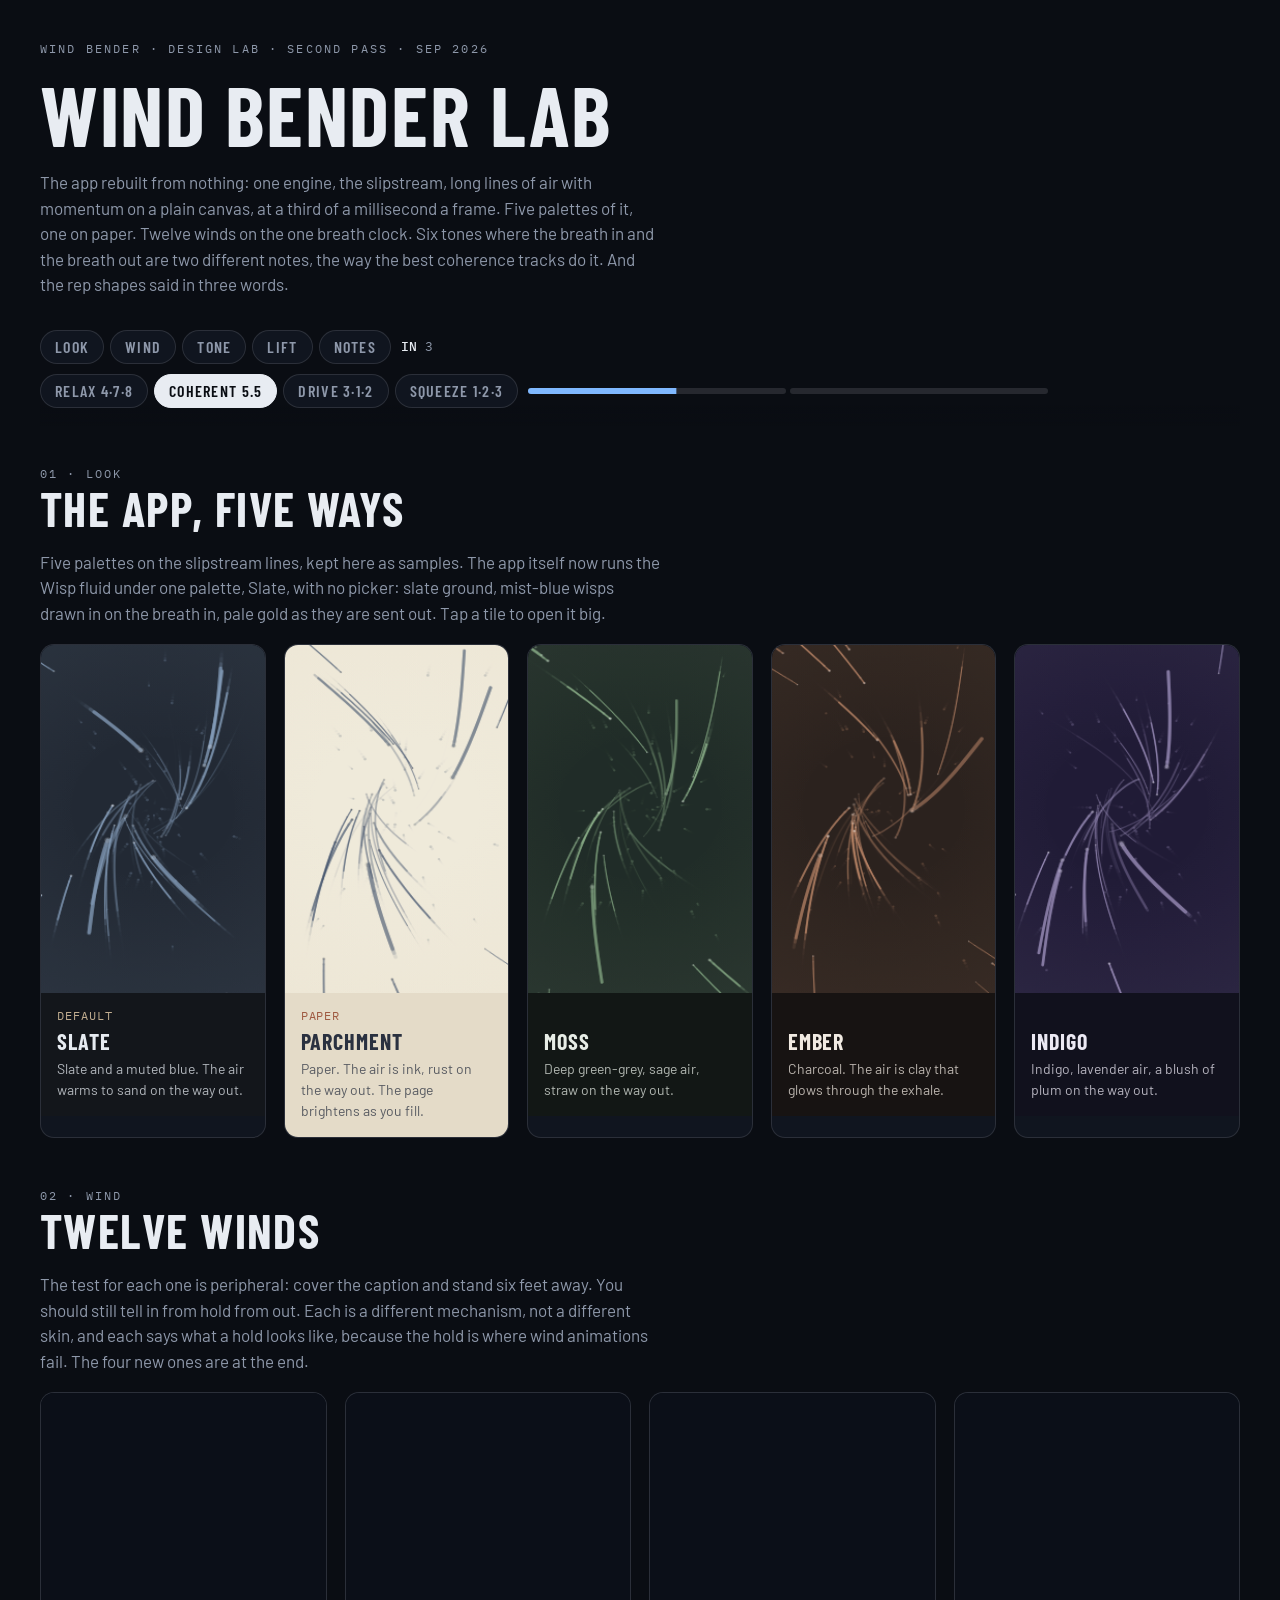
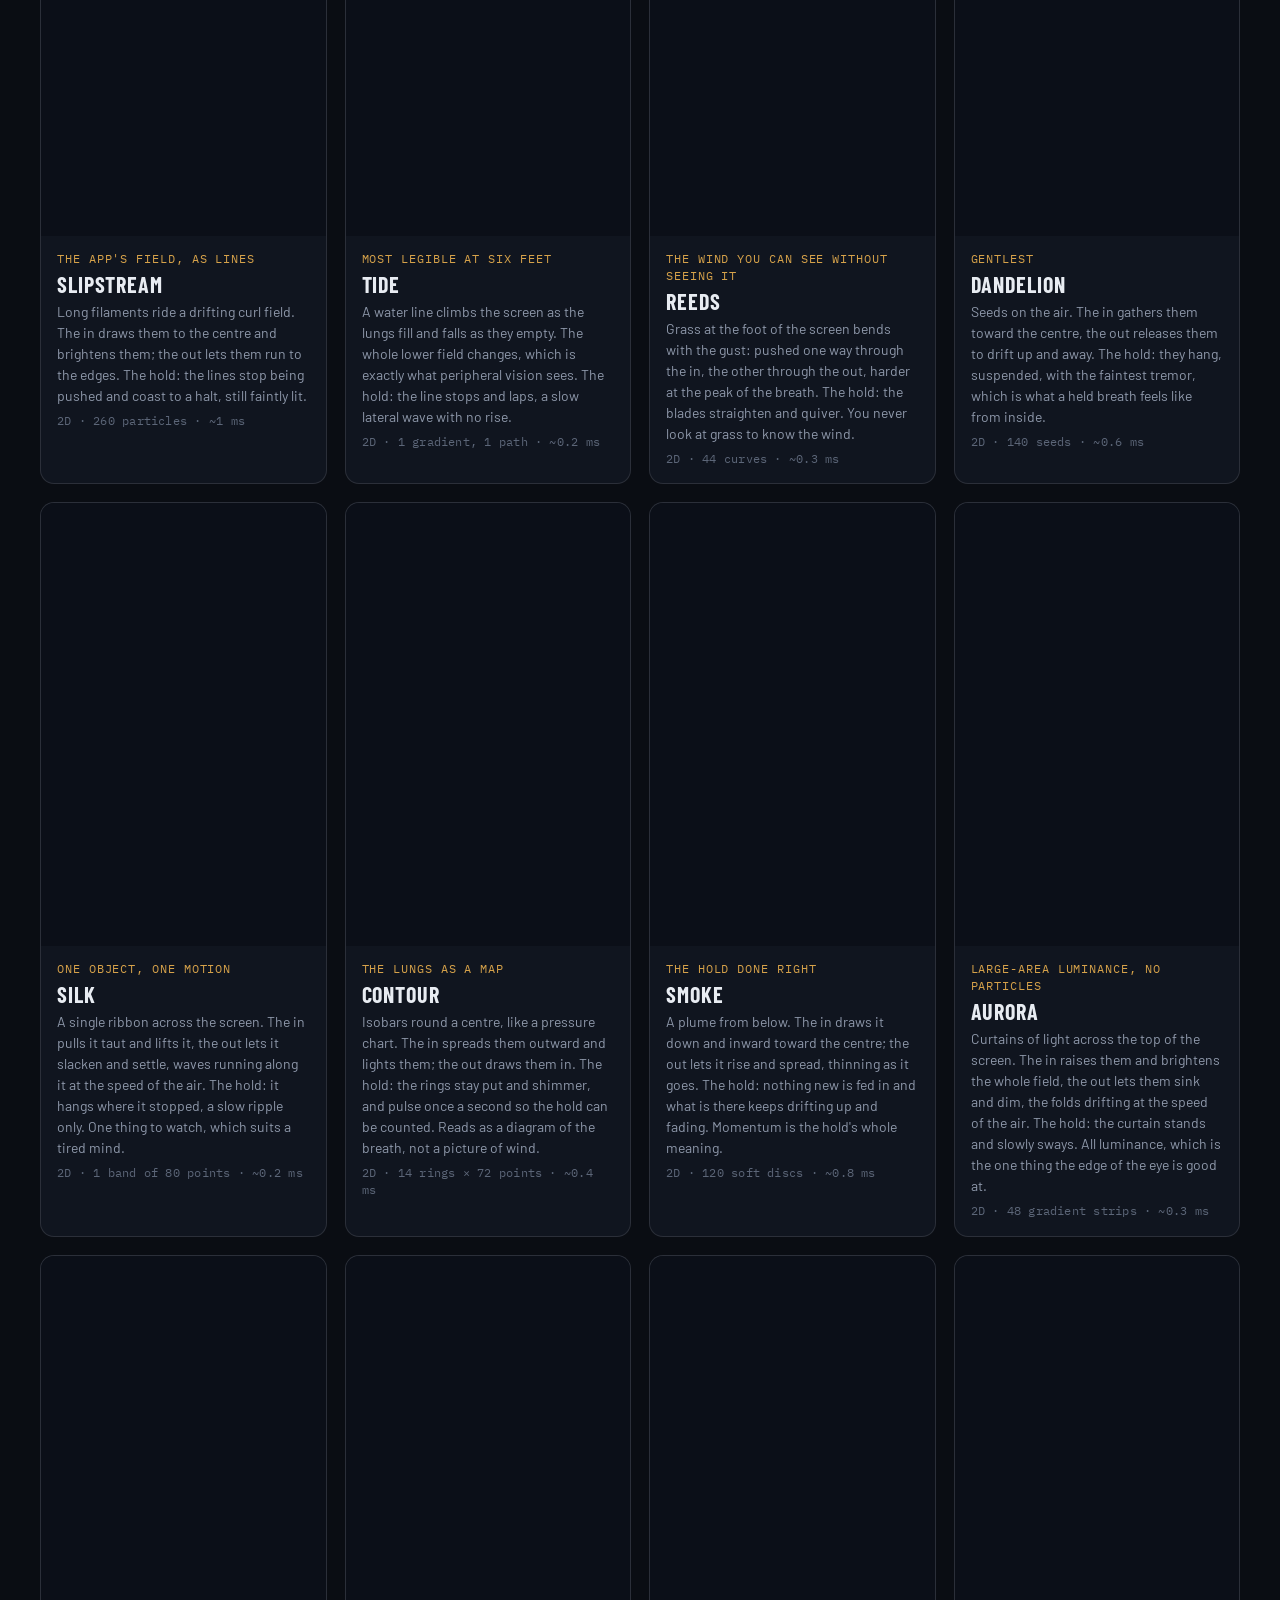
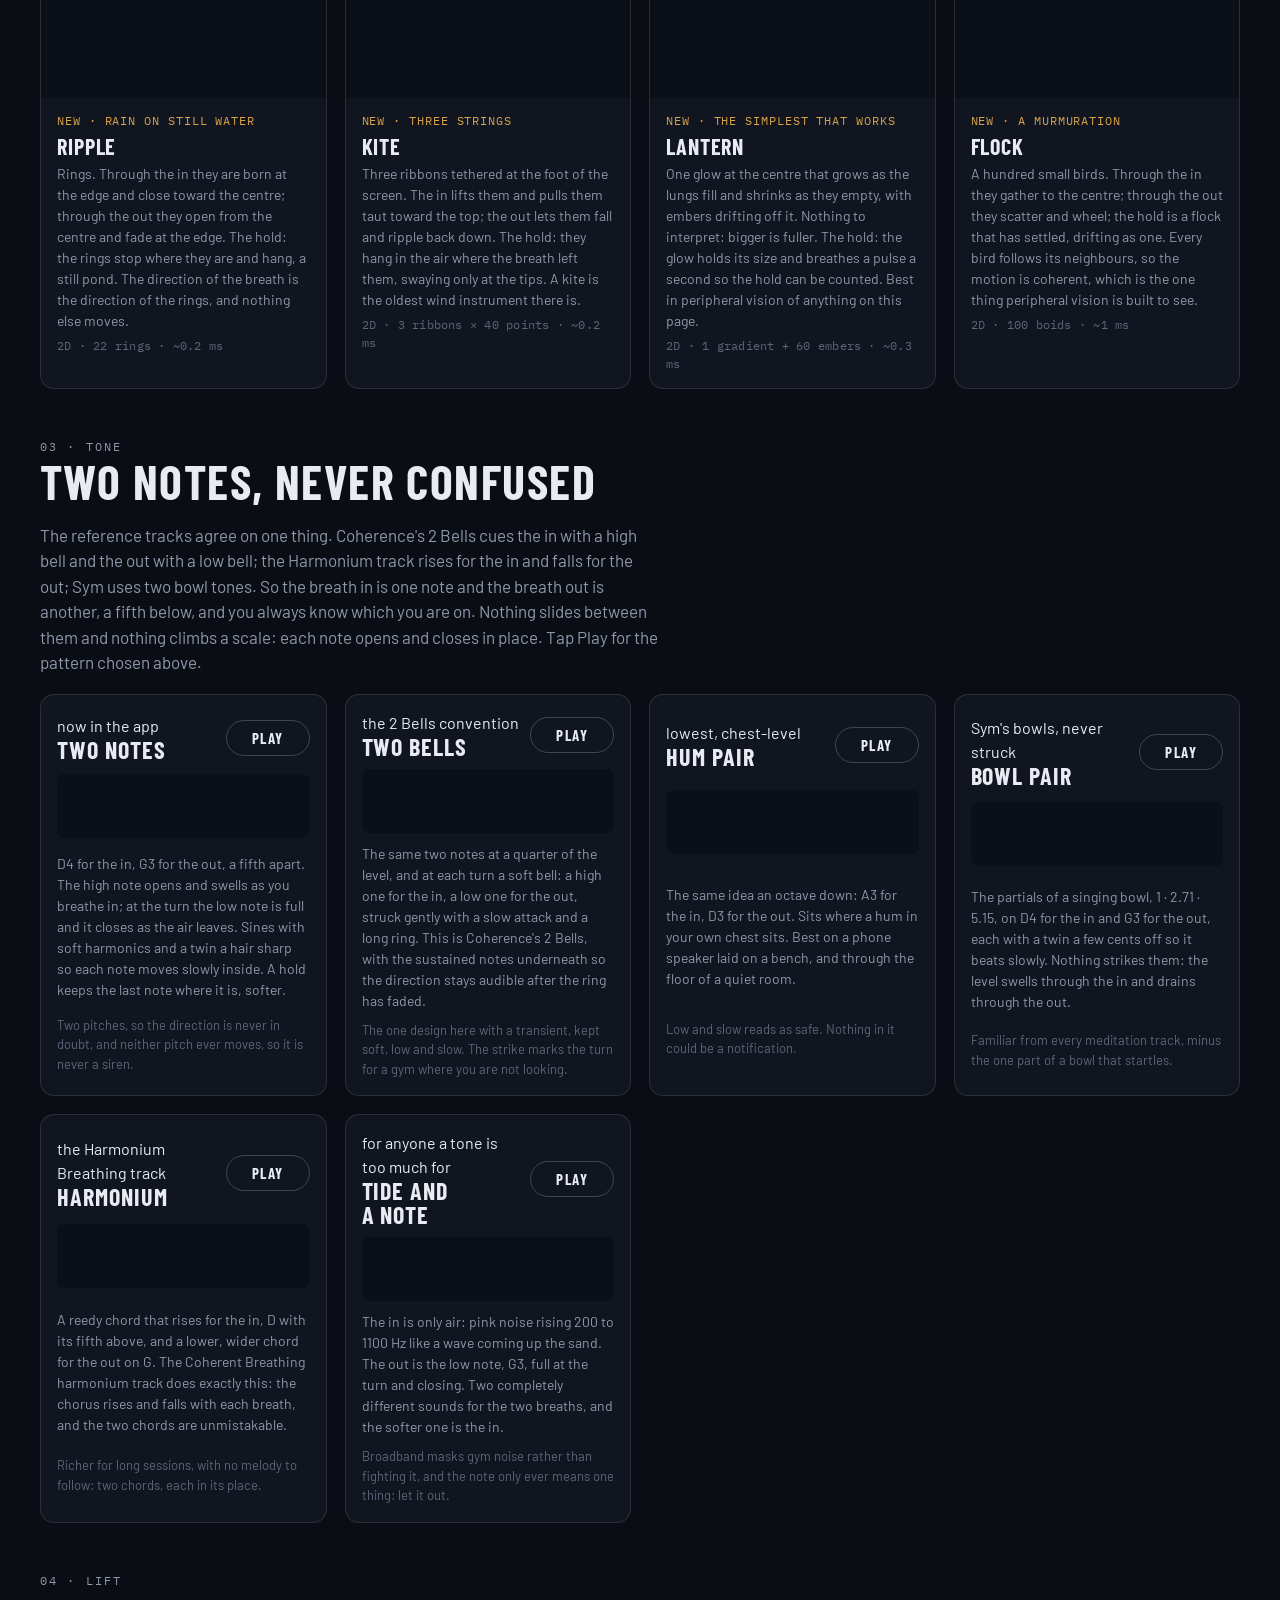
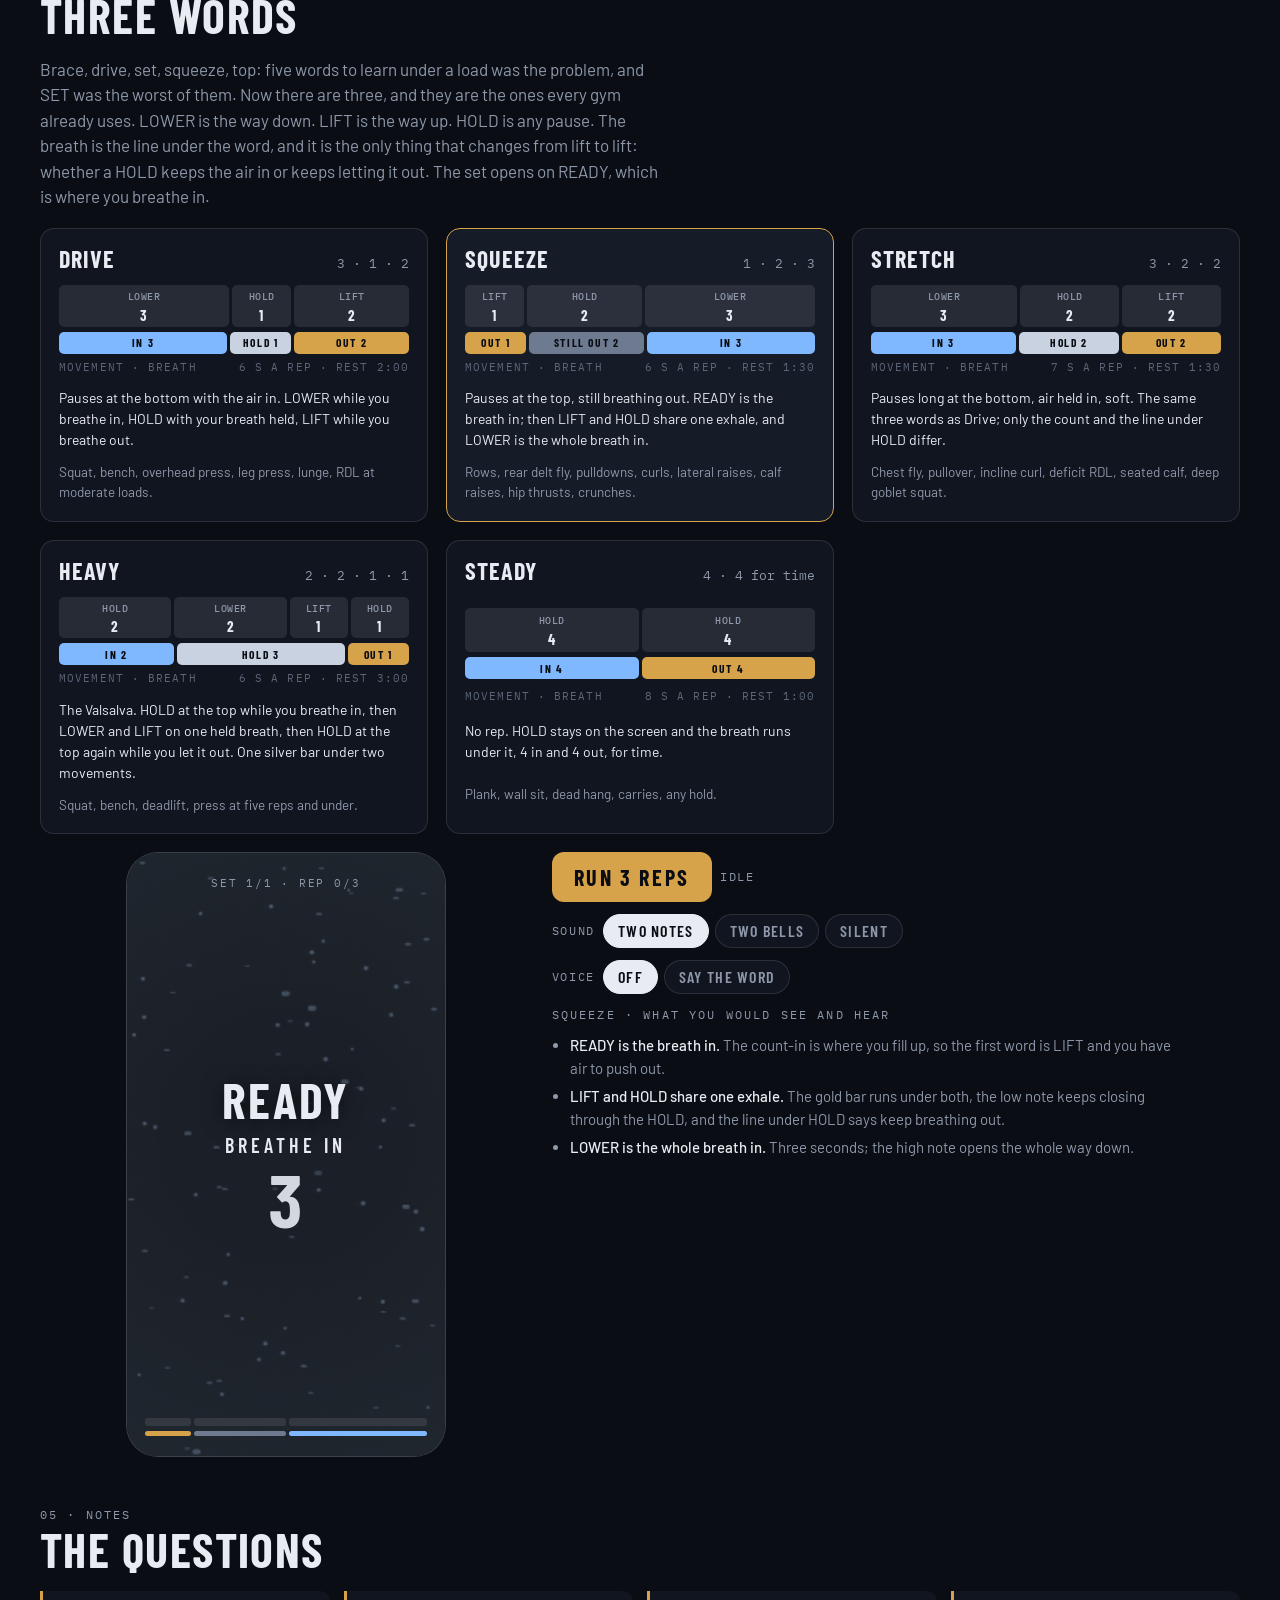
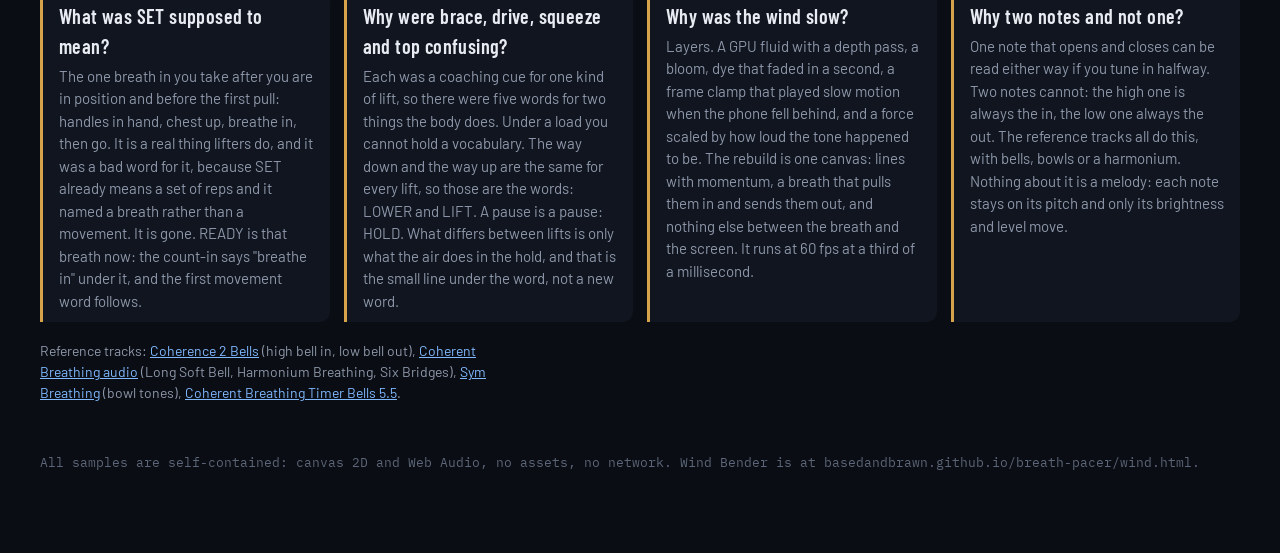
<file: design/lab.html>
<!doctype html>
<html lang="en">
<head>
<meta charset="utf-8">
<meta name="viewport" content="width=device-width,initial-scale=1,viewport-fit=cover">
<title>Wind Bender Lab</title>
<link rel="stylesheet" href="https://fonts.googleapis.com/css2?family=Barlow+Condensed:wght@600;700&family=Barlow:wght@400;500&family=IBM+Plex+Mono:wght@400;500&display=swap">
<style>
/* Wind Bender Lab: the samples for the breath pacer for lifters. One dark world on purpose: every
   sample is wind on dark ground, so the lab is the dark room the samples live in. */
:root{
  --ink:#0a0d13; --surf:#10151f; --surf2:#151b27; --line:rgba(233,237,243,.12); --line2:rgba(233,237,243,.22);
  --fg:#e8ecf2; --mute:#8e98aa; --dim:#5c6678;
  --in:#7fb8ff; --out:#d6a24a; --hold:#c9d2e0;
  --disp:'Barlow Condensed','Arial Narrow','Helvetica Neue',Arial,sans-serif;
  --body:'Barlow','Helvetica Neue',Arial,sans-serif;
  --mono:'IBM Plex Mono',ui-monospace,Menlo,Consolas,monospace;
}
*{box-sizing:border-box}
html{color-scheme:dark}
body{margin:0;background:var(--ink);color:var(--fg);font-family:var(--body);font-size:16px;line-height:1.5;padding-block:0 80px;padding-inline:clamp(16px,4vw,40px);-webkit-font-smoothing:antialiased}
a{color:var(--in)}
h1,h2,h3{font-family:var(--disp);font-weight:700;line-height:1;margin:0;text-wrap:balance}
h1{font-size:clamp(44px,8vw,84px);letter-spacing:.02em;text-transform:uppercase}
h2{font-size:clamp(30px,5vw,48px);letter-spacing:.03em;text-transform:uppercase}
h3{font-size:24px;letter-spacing:.04em;text-transform:uppercase}
p{margin:0}
.lede{max-width:62ch;color:var(--mute);font-size:17px}
.eyebrow{font-family:var(--mono);font-size:12px;letter-spacing:.18em;text-transform:uppercase;color:var(--mute)}
code,.mono{font-family:var(--mono);font-size:.92em}
header{padding-block:40px 20px;display:grid;gap:14px}
header .tag{display:flex;gap:12px;align-items:baseline;flex-wrap:wrap}
/* the breath clock: one strip that every sample on the page follows */
.clock{position:sticky;top:0;z-index:5;background:linear-gradient(var(--ink) 80%,transparent);padding-block:12px 18px;display:grid;gap:10px}
.clock .bar{display:flex;gap:10px;align-items:center;flex-wrap:wrap}
.tabs{display:flex;gap:6px;flex-wrap:wrap}
.tabs a,.seg button{font-family:var(--disp);font-weight:600;font-size:16px;letter-spacing:.08em;text-transform:uppercase;color:var(--mute);text-decoration:none;
  padding:8px 14px;border:1px solid var(--line);border-radius:999px;background:var(--surf);cursor:pointer;line-height:1}
.tabs a:hover,.seg button:hover{color:var(--fg);border-color:var(--line2)}
.seg{display:flex;gap:6px;flex-wrap:wrap}
.seg button.sel{color:var(--ink);background:var(--fg);border-color:var(--fg)}
.seg button:focus-visible,.tabs a:focus-visible,button:focus-visible{outline:2px solid var(--in);outline-offset:2px}
.rail{display:flex;gap:4px;height:6px;width:100%;max-width:520px}
.rail>div{flex:1 1 0;background:var(--line);border-radius:3px;overflow:hidden;position:relative}
.rail>div i{position:absolute;inset:0;transform-origin:left;transform:scaleX(0);background:var(--hold)}
.rail>div.in i{background:var(--in)} .rail>div.out i{background:var(--out)}
.rail>div.gone{display:none}
.clock .now{font-family:var(--mono);font-size:13px;color:var(--mute);min-width:14ch;font-variant-numeric:tabular-nums}
.clock .now b{color:var(--fg);font-weight:500}
section{padding-block:34px 10px;display:grid;gap:18px;scroll-margin-top:120px}
.grid{display:grid;grid-template-columns:repeat(auto-fill,minmax(230px,1fr));gap:18px}
.tile{background:var(--surf);border:1px solid var(--line);border-radius:14px;overflow:hidden;display:flex;flex-direction:column}
.tile canvas{display:block;width:100%;aspect-ratio:9/14;max-width:100%;background:#0b0f18}
.tile .cap{padding:14px 16px 16px;display:grid;gap:6px}
.tile .cap h3{font-size:22px}
.tile .cap p{font-size:14px;color:var(--mute)}
.tile .cap .cost{font-family:var(--mono);font-size:11.5px;color:var(--dim);letter-spacing:.02em}
.tile .cap .pick{font-family:var(--mono);font-size:11.5px;color:var(--out);letter-spacing:.08em;text-transform:uppercase}
/* tone tiles */
.tone{padding:16px;display:grid;gap:10px}
.tone .head{display:flex;justify-content:space-between;align-items:center;gap:10px}
.tone canvas{width:100%;height:64px;display:block;background:#0b0f18;border-radius:8px;aspect-ratio:auto}
.tone .play{font-family:var(--disp);font-weight:700;font-size:15px;letter-spacing:.1em;text-transform:uppercase;color:var(--fg);border:1px solid var(--line2);border-radius:999px;padding:8px 16px;background:transparent;cursor:pointer;min-width:84px}
.tone .play.on{background:var(--out);color:var(--ink);border-color:var(--out)}
.tone p{font-size:14px;color:var(--mute)}
.tone .why{font-size:13px;color:var(--dim)}
/* lift */
.modes{display:grid;grid-template-columns:repeat(auto-fill,minmax(300px,1fr));gap:18px}
.mode{background:var(--surf);border:1px solid var(--line);border-radius:14px;padding:18px;display:grid;gap:12px;cursor:pointer}
.mode.sel{border-color:var(--out);background:var(--surf2)}
.mode .top{display:flex;justify-content:space-between;align-items:baseline;gap:8px}
.mode .top .tempo{font-family:var(--mono);font-size:13px;color:var(--mute)}
.mode .lifts{font-size:13.5px;color:var(--mute)}
.mode .why{font-size:14px;color:var(--fg)}
/* the rep shape: two tracks, the movement above the breath. The breath bar runs across movement
   segments when the same breath continues, which is the whole point. */
.shape{display:grid;gap:5px}
.shape .tr{display:flex;gap:3px}
.shape .tr .s{border-radius:5px;display:flex;align-items:center;justify-content:center;font-family:var(--disp);font-weight:700;letter-spacing:.06em;text-transform:uppercase;font-size:14px;height:34px;min-width:0;overflow:hidden;white-space:nowrap;padding:0 4px}
.shape .mv .s{background:rgba(233,237,243,.10);color:var(--fg);flex-direction:column;gap:3px;height:auto;padding:5px 2px 4px}
.shape .mv .s .w{font-family:var(--mono);font-weight:500;font-size:9.5px;letter-spacing:.06em;color:var(--mute)}
.shape .mv .s u{text-decoration:none;font-size:15px;line-height:1}
.shape .br .s{height:22px;font-size:11.5px;letter-spacing:.14em;color:var(--ink)}
.shape .br .s.in{background:var(--in)} .shape .br .s.out{background:var(--out)} .shape .br .s.hold{background:var(--hold)} .shape .br .s.empty{background:#6d7a90}
.shape .lbl{display:flex;justify-content:space-between;font-family:var(--mono);font-size:11px;color:var(--dim);letter-spacing:.1em;text-transform:uppercase}
/* the run screen mock: a phone */
.runwrap{display:grid;grid-template-columns:minmax(0,1fr) minmax(0,1.4fr);gap:20px;align-items:start}
@media (max-width:700px){.runwrap{grid-template-columns:1fr}}
.phone{width:min(100%,320px);aspect-ratio:9/17;max-width:100%;border-radius:32px;border:1px solid var(--line2);background:#0b0f18;position:relative;overflow:hidden;display:grid;grid-template-rows:auto 1fr auto;padding:22px 18px 20px;justify-self:center}
.phone canvas{position:absolute;inset:0;width:100%;height:100%}
.phone>*{position:relative}
.phone .meta{font-family:var(--mono);font-size:11px;letter-spacing:.16em;color:var(--mute);text-transform:uppercase;text-align:center;font-variant-numeric:tabular-nums}
.phone .mid{display:grid;align-content:center;justify-items:center;gap:6px}
.phone .cue{font-family:var(--disp);font-weight:700;font-size:min(50px,14vw);letter-spacing:.04em;line-height:1;text-transform:uppercase;text-shadow:0 2px 20px rgba(0,0,0,.6)}
.phone .breath{font-family:var(--disp);font-weight:600;font-size:20px;letter-spacing:.2em;text-transform:uppercase;height:1.3em}
.phone .breath.in{color:var(--in)} .phone .breath.out{color:var(--out)} .phone .breath.hold{color:var(--hold)}
.phone .num{font-family:var(--disp);font-weight:700;font-size:74px;line-height:1;font-variant-numeric:tabular-nums;opacity:.9}
.phone .shape{width:100%}
.phone .shape .tr .s{height:8px;font-size:0;border-radius:3px;position:relative;overflow:hidden;padding:0;flex-direction:row}
.phone .shape .br .s{height:5px}
.phone .shape .s i{position:absolute;inset:0;background:rgba(255,255,255,.75);transform-origin:left;transform:scaleX(0)}
.controls{display:grid;gap:12px}
.controls .row{display:flex;gap:8px;align-items:center;flex-wrap:wrap}
.controls .lbl{font-family:var(--mono);font-size:12px;color:var(--mute);letter-spacing:.14em;text-transform:uppercase;min-width:6ch}
.go{font-family:var(--disp);font-weight:700;font-size:22px;letter-spacing:.12em;text-transform:uppercase;color:var(--ink);background:var(--out);border:0;border-radius:12px;padding:12px 22px;cursor:pointer}
.go.on{background:var(--fg)}
.notes{display:grid;gap:10px;max-width:70ch}
.notes li{margin:0}
.notes ul{padding-left:18px;margin:0;display:grid;gap:6px;color:var(--mute);font-size:15px}
.notes b{color:var(--fg);font-weight:500}
.q{border-left:3px solid var(--out);padding:10px 16px;background:var(--surf);border-radius:0 10px 10px 0;max-width:70ch}
.q .qq{font-family:var(--disp);font-weight:600;font-size:20px;letter-spacing:.02em}
.q p{color:var(--mute);font-size:15px;margin-top:4px}
.two{display:grid;grid-template-columns:repeat(auto-fit,minmax(280px,1fr));gap:14px}
footer{padding-block:40px 0;color:var(--dim);font-size:13px;font-family:var(--mono)}
@media (prefers-reduced-motion:reduce){.tile canvas{opacity:.85}}
/* the full-screen palette view */
#big{position:fixed;inset:0;z-index:50;display:grid;grid-template-rows:1fr;background:#000}
#big[hidden]{display:none}
#big canvas{position:absolute;inset:0;width:100%;height:100%}
#big .bw{position:relative;display:grid;align-content:center;justify-items:center;gap:8px;text-align:center;pointer-events:none}
#big .bword{font-family:var(--disp);font-weight:700;font-size:min(22vw,150px);letter-spacing:.04em;line-height:1;text-transform:uppercase}
#big .bsub{font-family:var(--mono);font-size:14px;letter-spacing:.24em;text-transform:uppercase;opacity:.7;height:1.4em}
#big .bnum{font-family:var(--disp);font-weight:700;font-size:min(16vw,110px);line-height:1;font-variant-numeric:tabular-nums;opacity:.9}
#big .bx{position:absolute;right:18px;top:18px;font-family:var(--disp);font-weight:700;font-size:15px;letter-spacing:.12em;text-transform:uppercase;color:inherit;background:rgba(127,127,127,.25);border:1px solid rgba(127,127,127,.5);border-radius:999px;padding:8px 16px;cursor:pointer}
</style>
</head>
<body>
<header>
  <div class="tag"><span class="eyebrow">Wind Bender · design lab · second pass · Sep 2026</span></div>
  <h1>Wind Bender Lab</h1>
  <p class="lede">The app rebuilt from nothing: one engine, the slipstream, long lines of air with momentum on a plain canvas, at a third of a millisecond a frame. Five palettes of it, one on paper. Twelve winds on the one breath clock. Six tones where the breath in and the breath out are two different notes, the way the best coherence tracks do it. And the rep shapes said in three words.</p>
</header>

<div class="clock" id="clock">
  <div class="bar">
    <nav class="tabs"><a href="#look">Look</a><a href="#wind">Wind</a><a href="#tone">Tone</a><a href="#lift">Lift</a><a href="#notes">Notes</a></nav>
    <span class="now" id="clock-now"><b>IN</b> 4.0</span>
  </div>
  <div class="bar">
    <div class="seg" id="pat-seg">
      <button data-pat="relax">Relax 4·7·8</button><button data-pat="coh" class="sel">Coherent 5.5</button><button data-pat="drive">Drive 3·1·2</button><button data-pat="squeeze">Squeeze 1·2·3</button>
    </div>
    <div class="rail" id="clock-rail"><div class="in"><i></i></div><div class="hold"><i></i></div><div class="out"><i></i></div><div class="empty"><i></i></div></div>
  </div>
</div>

<!-- ============================ LOOK ============================ -->
<section id="look">
  <div><span class="eyebrow">01 · Look</span><h2>The app, five ways</h2></div>
  <p class="lede">Five palettes on the slipstream lines, kept here as samples. The app itself now runs the Wisp fluid under one palette, Slate, with no picker: slate ground, mist-blue wisps drawn in on the breath in, pale gold as they are sent out. Tap a tile to open it big.</p>
  <div class="grid" id="look-grid" style="grid-template-columns:repeat(auto-fill,minmax(200px,1fr))"></div>
</section>

<!-- ============================ WIND ============================ -->
<section id="wind">
  <div><span class="eyebrow">02 · Wind</span><h2>Twelve winds</h2></div>
  <p class="lede">The test for each one is peripheral: cover the caption and stand six feet away. You should still tell in from hold from out. Each is a different mechanism, not a different skin, and each says what a hold looks like, because the hold is where wind animations fail. The four new ones are at the end.</p>
  <div class="grid" id="wind-grid"></div>
</section>

<!-- ============================ TONE ============================ -->
<section id="tone">
  <div><span class="eyebrow">03 · Tone</span><h2>Two notes, never confused</h2></div>
  <p class="lede">The reference tracks agree on one thing. Coherence's 2 Bells cues the in with a high bell and the out with a low bell; the Harmonium track rises for the in and falls for the out; Sym uses two bowl tones. So the breath in is one note and the breath out is another, a fifth below, and you always know which you are on. Nothing slides between them and nothing climbs a scale: each note opens and closes in place. Tap Play for the pattern chosen above.</p>
  <div class="grid" id="tone-grid" style="grid-template-columns:repeat(auto-fill,minmax(280px,1fr))"></div>
</section>

<!-- ============================ LIFT ============================ -->
<section id="lift">
  <div><span class="eyebrow">04 · Lift</span><h2>Three words</h2></div>
  <p class="lede">Brace, drive, set, squeeze, top: five words to learn under a load was the problem, and SET was the worst of them. Now there are three, and they are the ones every gym already uses. LOWER is the way down. LIFT is the way up. HOLD is any pause. The breath is the line under the word, and it is the only thing that changes from lift to lift: whether a HOLD keeps the air in or keeps letting it out. The set opens on READY, which is where you breathe in.</p>
  <div class="modes" id="modes"></div>
  <div class="runwrap">
    <div class="phone" id="phone">
      <canvas id="phone-cv"></canvas>
      <div class="meta" id="ph-meta">SET 1/1 · REP 0/3</div>
      <div class="mid">
        <div class="cue" id="ph-cue">READY</div>
        <div class="breath" id="ph-breath">breathe in</div>
        <div class="num" id="ph-num">3</div>
      </div>
      <div class="shape" id="ph-shape"></div>
    </div>
    <div class="controls">
      <div class="row"><button class="go" id="run-go">Run 3 reps</button><span class="lbl" id="run-state">idle</span></div>
      <div class="row"><span class="lbl">Sound</span><div class="seg" id="run-sound"><button data-s="two" class="sel">Two notes</button><button data-s="bells">Two bells</button><button data-s="none">Silent</button></div></div>
      <div class="row"><span class="lbl">Voice</span><div class="seg" id="run-voice"><button data-v="off" class="sel">Off</button><button data-v="on">Say the word</button></div></div>
      <div class="notes" id="mode-notes"></div>
    </div>
  </div>
</section>

<!-- ============================ NOTES ============================ -->
<section id="notes">
  <div><span class="eyebrow">05 · Notes</span><h2>The questions</h2></div>
  <div class="two">
    <div class="q"><div class="qq">What was SET supposed to mean?</div><p>The one breath in you take after you are in position and before the first pull: handles in hand, chest up, breathe in, then go. It is a real thing lifters do, and it was a bad word for it, because SET already means a set of reps and it named a breath rather than a movement. It is gone. READY is that breath now: the count-in says "breathe in" under it, and the first movement word follows.</p></div>
    <div class="q"><div class="qq">Why were brace, drive, squeeze and top confusing?</div><p>Each was a coaching cue for one kind of lift, so there were five words for two things the body does. Under a load you cannot hold a vocabulary. The way down and the way up are the same for every lift, so those are the words: LOWER and LIFT. A pause is a pause: HOLD. What differs between lifts is only what the air does in the hold, and that is the small line under the word, not a new word.</p></div>
    <div class="q"><div class="qq">Why was the wind slow?</div><p>Layers. A GPU fluid with a depth pass, a bloom, dye that faded in a second, a frame clamp that played slow motion when the phone fell behind, and a force scaled by how loud the tone happened to be. The rebuild is one canvas: lines with momentum, a breath that pulls them in and sends them out, and nothing else between the breath and the screen. It runs at 60 fps at a third of a millisecond.</p></div>
    <div class="q"><div class="qq">Why two notes and not one?</div><p>One note that opens and closes can be read either way if you tune in halfway. Two notes cannot: the high one is always the in, the low one always the out. The reference tracks all do this, with bells, bowls or a harmonium. Nothing about it is a melody: each note stays on its pitch and only its brightness and level move.</p></div>
  </div>
  <p class="lede" style="font-size:14px">Reference tracks: <a href="https://2bells.net/">Coherence 2 Bells</a> (high bell in, low bell out), <a href="https://coherentbreathing.com/coherent-breathing-audio-downloads/">Coherent Breathing audio</a> (Long Soft Bell, Harmonium Breathing, Six Bridges), <a href="https://apps.apple.com/us/app/sym-breathing-hrv-coherence/id6575391114">Sym Breathing</a> (bowl tones), <a href="https://insighttimer.com/neiltranter/video-guided-meditations/coherent-breathing-timer-bells-5-5-breaths-per-minute">Coherent Breathing Timer Bells 5.5</a>.</p>
</section>
<footer>All samples are self-contained: canvas 2D and Web Audio, no assets, no network. Wind Bender is at basedandbrawn.github.io/breath-pacer/wind.html.</footer>
<script>
(function(){
"use strict";
/* ============================ THE BREATH CLOCK ============================ */
var PATS={
  relax:  [["in",4],["hold",7],["out",8]],
  coh:    [["in",5.5],["out",5.5]],
  drive:  [["in",3],["hold",1],["out",2]],
  squeeze:[["out",3],["in",3]]          /* pull 1 + squeeze 2 is one exhale; lower 3 is the inhale */
};
var B={pat:"coh", k:"in", frac:0, fill:0, flow:0, still:false, t0:performance.now()/1000, idx:0, into:0};
function easeIO(p){ return p<0.5 ? 4*p*p*p : 1-Math.pow(-2*p+2,3)/2; }
function clockTick(t){
  var seq=PATS[B.pat], cur=seq[B.idx], into=t-B.t0;
  while(into>=cur[1]){ B.t0+=cur[1]; B.idx=(B.idx+1)%seq.length; cur=seq[B.idx]; into=t-B.t0; }
  B.k=cur[0]; B.frac=into/cur[1]; B.into=into; B.dur=cur[1];
  var bell=Math.pow(Math.sin(B.frac*Math.PI),0.7);
  B.fill = B.k==="in"?easeIO(B.frac) : B.k==="hold"?1 : B.k==="out"?1-easeIO(B.frac) : 0;
  B.flow = B.k==="in"?bell : B.k==="out"?-bell : 0;
  B.still = B.k==="hold"||B.k==="empty";
  B.pulse = B.still && into>=1 ? Math.exp(-((into-Math.floor(into))/0.12)) : 0;
}
var railEl=document.getElementById("clock-rail"), nowEl=document.getElementById("clock-now"), railKey="";
function clockPaint(){
  var seq=PATS[B.pat], key=B.pat, segs=railEl.children, i, names=["in","hold","out","empty"];
  if(key!==railKey){ railKey=key; for(i=0;i<4;i++){ var d=seq.filter(function(s){ return s[0]===names[i]; })[0]; segs[i].classList.toggle("gone",!d); if(d) segs[i].style.flexGrow=d[1]; } }
  for(i=0;i<4;i++){ var n=names[i], pos=seq.map(function(s){return s[0];}).indexOf(n), f = pos<0?0 : pos<B.idx?1 : pos===B.idx?B.frac:0; segs[i].firstElementChild.style.transform="scaleX("+f.toFixed(3)+")"; }
  nowEl.innerHTML="<b>"+B.k.toUpperCase()+"</b> "+Math.max(1,Math.ceil(B.dur-B.into));
}
document.getElementById("pat-seg").addEventListener("click", function(e){ var b=e.target.closest("[data-pat]"); if(!b) return; B.pat=b.getAttribute("data-pat"); B.idx=0; B.t0=performance.now()/1000;
  var bs=this.querySelectorAll("button"); for(var i=0;i<bs.length;i++) bs[i].classList.toggle("sel", bs[i]===b); });

/* ============================ SHARED ============================ */
var IN=[127,184,255], OUT=[214,162,74], HOLD=[201,210,224];
function mix(a,b,t){ return [a[0]+(b[0]-a[0])*t, a[1]+(b[1]-a[1])*t, a[2]+(b[2]-a[2])*t]; }
function rgba(c,a){ return "rgba("+(c[0]|0)+","+(c[1]|0)+","+(c[2]|0)+","+a.toFixed(3)+")"; }
/* the tint of the moment: cool through the in and the hold, warming through the out */
function tint(){ return B.k==="out" ? mix(HOLD,OUT,Math.min(1,B.frac*1.6)) : B.k==="in" ? mix(OUT,IN,Math.min(1,B.frac*1.6)) : B.k==="hold" ? IN : HOLD; }
function ground(fill){ var l=0.03+0.10*fill; return "hsl(222 40% "+(l*100).toFixed(1)+"%)"; }
function noise2(){ var p=[]; for(var i=0;i<512;i++) p[i]=Math.random(); return function(x,y){ var xi=Math.floor(x)&255, yi=Math.floor(y)&255, xf=x-Math.floor(x), yf=y-Math.floor(y), u=xf*xf*(3-2*xf), v=yf*yf*(3-2*yf);
  function h(a,b){ return p[(a+p[b&255])&511]; } var a=h(xi,yi), b=h(xi+1,yi), c=h(xi,yi+1), d=h(xi+1,yi+1); return (a+(b-a)*u)*(1-v)+(c+(d-c)*u)*v; }; }
function rnd(){ return Math.random(); }

var PALETTES={
  slate:    {name:"Slate",     bg:[214,18,9],  full:[212,22,21], air:[212,32,66], warm:[36,28,66],  rim:[212,36,74], text:"#e6ebf1", light:false, note:"Slate and a muted blue. The air warms to sand on the way out."},
  parchment:{name:"Parchment", bg:[40,34,84],  full:[44,44,93],  air:[216,24,34], warm:[16,42,44],  rim:[38,52,66], text:"#2a3140", light:true,  note:"Paper. The air is ink, rust on the way out. The page brightens as you fill."},
  moss:     {name:"Moss",      bg:[160,14,8],  full:[152,16,19], air:[118,20,62], warm:[46,40,62],  rim:[100,26,68], text:"#e7ede6", light:false, note:"Deep green-grey, sage air, straw on the way out."},
  ember:    {name:"Ember",     bg:[18,12,8],   full:[16,18,18],  air:[22,40,58],  warm:[32,70,64],  rim:[26,60,64], text:"#f1eae2", light:false, note:"Charcoal. The air is clay that glows through the exhale."},
  indigo:   {name:"Indigo",    bg:[240,28,9],  full:[250,34,20], air:[258,30,70], warm:[300,24,72], rim:[256,42,78], text:"#ece9f4", light:false, note:"Indigo, lavender air, a blush of plum on the way out."}
};
function hsl(h,s,l){ h=((h%360)+360)%360/360; s/=100; l/=100; var q=l<0.5?l*(1+s):l+s-l*s, p=2*l-q; function f(t){ t=(t+1)%1; if(t<1/6) return p+(q-p)*6*t; if(t<1/2) return q; if(t<2/3) return p+(q-p)*(2/3-t)*6; return p; } return [f(h+1/3), f(h), f(h-1/3)]; }
function lerp3(a,b,t){ return [a[0]+(b[0]-a[0])*t, a[1]+(b[1]-a[1])*t, a[2]+(b[2]-a[2])*t]; }
function css(c){ return "rgb("+Math.round(c[0]*255)+","+Math.round(c[1]*255)+","+Math.round(c[2]*255)+")"; }
/* the ground: empty to full, the hue drifting a little across the set; dim shrinks the swing for Breathe */
function groundRGB(fill, temp, dim){ var f=Math.max(0,Math.min(1.2,fill))*dim, c=lerp3(PAL.bg, PAL.full, f); return hsl(c[0]+8*temp, c[1], c[2]); }
/* the air: its colour on the way in, warming on the way out */
function airColour(warm){ var c=lerp3(PAL.air, PAL.warm, warm); return hsl(c[0],c[1],c[2]); }
function rimColour(){ return hsl(PAL.rim[0],PAL.rim[1],PAL.rim[2]); }
/* ============================ NOISE ============================ */
function makeNoise(seed){
  var s = seed>>>0 || 1;
  function h(x,y,z){ var n = (x*374761393 + y*668265263 + z*2147483647 + s*1274126177)|0; n = (n ^ (n>>>13)) * 1274126177; n = n ^ (n>>>16); return (n & 0xffff)/65535; }
  function sm(t){ return t*t*(3-2*t); }
  return function(x,y,z){
    var xi=Math.floor(x), yi=Math.floor(y), zi=Math.floor(z), xf=sm(x-xi), yf=sm(y-yi), zf=sm(z-zi);
    var a=h(xi,yi,zi), b=h(xi+1,yi,zi), c=h(xi,yi+1,zi), d=h(xi+1,yi+1,zi), e=h(xi,yi,zi+1), f=h(xi+1,yi,zi+1), g=h(xi,yi+1,zi+1), k=h(xi+1,yi+1,zi+1);
    var l1=a+(b-a)*xf, l2=c+(d-c)*xf, l3=e+(f-e)*xf, l4=g+(k-g)*xf;
    return (l1+(l2-l1)*yf)*(1-zf) + (l3+(l4-l3)*yf)*zf;
  };
}
function mulberry(seed){ var a=seed>>>0; return function(){ a=(a+0x6D2B79F5)|0; var t=Math.imul(a^(a>>>15),1|a); t=(t+Math.imul(t^(t>>>7),61|t))^t; return ((t^(t>>>14))>>>0)/4294967296; }; }
function hashStr(s){ var h=2166136261; for(var i=0;i<s.length;i++){ h^=s.charCodeAt(i); h=Math.imul(h,16777619); } return h>>>0; }

function Slipstream(cv){
  var ctx = cv.getContext("2d", {alpha:false});
  var W=0,H=0,D=1,L=[],MO=[],noise=makeNoise(11),budgetN=1,warmSm=0,fillSm=0;
  function resize(){
    W=window.innerWidth; H=window.innerHeight; D=Math.min(1.5, window.devicePixelRatio||1);
    cv.width=Math.round(W*D); cv.height=Math.round(H*D);
    var n=Math.round(Math.min(120, Math.max(56, W*H/4800))*budgetN);
    L=[]; for(var i=0;i<n;i++) L.push(newLine()); MO=[]; for(i=0;i<40;i++) MO.push({x:Math.random()*W, y:Math.random()*H, s:.6+Math.random()*1.2, k:Math.random()*6.3});
  }
  function newLine(){ var n=9+Math.floor(Math.random()*12), x=Math.random()*W, y=Math.random()*H, pts=[], i; for(i=0;i<n;i++) pts.push([x,y]);
    var rib=Math.random()<0.12;   /* one line in eight is a ribbon: wider, longer, slower, the visible body of the wind */
    return {p:pts, vx:0, vy:0, w:rib?2.2+Math.random()*1.4:.7+Math.random()*1.2, s:rib?.6:.75+Math.random()*.5, seg:rib?6+Math.random()*3:4+Math.random()*3.5, k:Math.random(), born:0, rib:rib}; }
  function place(l, x, y){ for(var i=0;i<l.p.length;i++){ l.p[i][0]=x; l.p[i][1]=y; } l.vx=0; l.vy=0; }
  function respawn(l, st, cx, cy, R, t){
    var a=Math.random()*6.283;
    if(st.flow>0.15){ var rr=R*(1.05+Math.random()*.35); place(l, cx+Math.cos(a)*rr, cy+Math.sin(a)*rr*1.15); }   /* the in: born at the edge, drawn to the centre */
    else if(st.flow<-0.15){ var r2=R*.05*Math.random(); place(l, cx+Math.cos(a)*r2, cy+Math.sin(a)*r2); }         /* the out: born at the centre, sent away */
    else if(st.idle) place(l, -30, Math.random()*H); else place(l, Math.random()*W, Math.random()*H);
    l.born=t;
  }
  function smooth(a,b,x){ var q=Math.max(0,Math.min(1,(x-a)/(b-a))); return q*q*(3-2*q); }
  function frame(dt, st, t){
    ctx.setTransform(D,0,0,D,0,0);
    /* the ground is laid down at half strength, so the last frame's lines linger a moment under it: the air leaves trails */
    var gc=st.ground; ctx.fillStyle="rgba("+Math.round(gc[0]*255)+","+Math.round(gc[1]*255)+","+Math.round(gc[2]*255)+","+(st.still?0.42:0.55)+")"; ctx.fillRect(0,0,W,H);
    var cx=W/2, cy=H*0.47, R=Math.max(W,H)*0.5, i, k, l;
    warmSm += ((st.flow<-0.05?Math.min(1,-st.flow):0) - warmSm)*Math.min(1, dt*2.2);     /* the air warms through the out, cools through the in */
    fillSm += (st.fill-fillSm)*Math.min(1, dt*4);
    var air=airColour(warmSm), rim=rimColour(), light=PAL.light;
    /* the rim: the edge of the screen lights with the lungs and pulses in a hold */
    if(st.rim>0.005){ var rg=ctx.createRadialGradient(cx,cy,Math.min(W,H)*0.32,cx,cy,Math.max(W,H)*0.64);
      rg.addColorStop(0,"rgba("+(rim[0]*255|0)+","+(rim[1]*255|0)+","+(rim[2]*255|0)+",0)"); rg.addColorStop(1,"rgba("+(rim[0]*255|0)+","+(rim[1]*255|0)+","+(rim[2]*255|0)+","+Math.min(1,st.rim*st.dim*(light?0.5:0.7)).toFixed(3)+")");
      ctx.fillStyle=rg; ctx.fillRect(0,0,W,H); }
    /* motes: the far air, carried slowly by the same breath, dim */
    var mg=(20+30*st.amp)*st.flow;
    ctx.fillStyle="rgba("+(air[0]*255|0)+","+(air[1]*255|0)+","+(air[2]*255|0)+","+(light?0.22:0.28)+")";
    for(i=0;i<MO.length;i++){ var m=MO[i], mdx=m.x-cx, mdy=m.y-cy, mr=Math.hypot(mdx,mdy)+1;
      m.x += (-mdx/mr*mg + (noise(m.x*.003,m.y*.003,t*.05)-.5)*18 + (st.idle?9:0))*dt*m.s; m.y += (-mdy/mr*mg + (noise(m.y*.003+4,m.x*.003,t*.05)-.5)*18)*dt*m.s;
      if(m.x<-6) m.x=W+6; if(m.x>W+6) m.x=-6; if(m.y<-6) m.y=H+6; if(m.y>H+6) m.y=-6;
      if(st.flow>0.2 && mr<8){ m.x=Math.random()*W; m.y=Math.random()*H; }
      ctx.beginPath(); ctx.arc(m.x,m.y,0.6+m.s*0.5,0,6.283); ctx.fill(); }
    /* the lines */
    var gain=(150+230*st.amp)*st.flow*(1+0.9*st.gust);   /* the audible gust is the visible gust, with a floor; the turn of a breath is a rush */
    var turb=st.turb, kn=0.0042, e=6, tz=t*0.22, cs=(14+60*turb)*34, pokeR=Math.min(W,H)*0.22;
    var baseA = light ? 0.26+0.30*fillSm : 0.22+0.55*fillSm;
    ctx.lineCap="round"; ctx.lineJoin="round";
    for(i=0;i<L.length;i++){
      l=L[i]; var h=l.p[0], dx=h[0]-cx, dy=h[1]-cy, r=Math.hypot(dx,dy)+1e-3, nx=dx/r, ny=dy/r, rn=r/R;
      var ring=smooth(0.03,0.22,rn)*(1-smooth(1.05,1.6,rn));
      var ax=-nx*gain*ring*l.s, ay=-ny*gain*ring*l.s;                  /* the in draws to the centre, the out sends away */
      var turn=0.34*ring*smooth(0.12,0.45,rn);                          /* the field turns, so the air spirals rather than beams; the turn dies near the eye so nothing orbits there */
      ax += -ny*gain*turn*l.s; ay += nx*gain*turn*l.s;
      var n1=noise((h[0]+e)*kn,h[1]*kn,tz), n2=noise((h[0]-e)*kn,h[1]*kn,tz), n3=noise(h[0]*kn,(h[1]+e)*kn,tz), n4=noise(h[0]*kn,(h[1]-e)*kn,tz);
      ax += (n3-n4)/(2*e)*cs; ay -= (n1-n2)/(2*e)*cs;                   /* curl noise: texture at rest, turbulence when the count is missed */
      if(st.idle) ax += 70;
      if(st.tapK>0.01){ var tx=h[0]-st.tapX, ty=h[1]-st.tapY, tr=Math.hypot(tx,ty)+1e-3, tf=st.tapK*Math.exp(-tr*tr/(pokeR*pokeR))*30000; ax += tx/tr*tf; ay += ty/tr*tf; }
      l.vx += ax*dt; l.vy += ay*dt;
      var drag = 1 - Math.min(1, (st.still?4.5:1.25)*dt); l.vx*=drag; l.vy*=drag;   /* the hold: no force, the air coasts to a stop */
      if(st.pinK>0){ var px_=h[0]-st.pinX, py_=h[1]-st.pinY, pf=1-st.pinK*0.3*Math.exp(-(px_*px_+py_*py_)/(pokeR*pokeR)); l.vx*=pf; l.vy*=pf; }
      /* the word is an obstacle: the head slides round it */
      if(maskAt(h[0],h[1]) > 0.5){ var gx=maskAt(h[0]+4,h[1])-maskAt(h[0]-4,h[1]), gy=maskAt(h[0],h[1]+4)-maskAt(h[0],h[1]-4), gl=Math.hypot(gx,gy)+1e-4;
        gx/=gl; gy/=gl; h[0]-=gx*5; h[1]-=gy*5; var vd=l.vx*gx+l.vy*gy; if(vd>0){ l.vx-=vd*gx*1.5; l.vy-=vd*gy*1.5; } }
      h[0] += l.vx*dt; h[1] += l.vy*dt;
      /* the chain follows the head at a fixed spacing: a ribbon of constant length riding the air */
      for(k=1;k<l.p.length;k++){ var q=l.p[k], pq=l.p[k-1], ddx=pq[0]-q[0], ddy=pq[1]-q[1], dd=Math.hypot(ddx,ddy); if(dd>l.seg){ q[0]=pq[0]-ddx/dd*l.seg; q[1]=pq[1]-ddy/dd*l.seg; } }
      var out=h[0]<-40||h[0]>W+40||h[1]<-40||h[1]>H+40;
      if(out || (st.flow>-0.1 && rn<0.09) || (st.flow<-0.2 && rn>1.5)){ respawn(l, st, cx, cy, R, t); continue; }   /* arrived at the centre: gone, and born again at the edge; nothing piles up under the word */
      var sp=Math.hypot(l.vx,l.vy), al=Math.min(0.95, baseA*(0.55+Math.min(1,sp/200)))*Math.min(1,(t-l.born)*1.5+0.15)*smooth(0.08,0.22,rn);   /* the eye of the field is quiet: the lines fade as they arrive */
      if(al<0.02) continue;
      ctx.strokeStyle="rgba("+(air[0]*255|0)+","+(air[1]*255|0)+","+(air[2]*255|0)+","+al.toFixed(3)+")";
      ctx.lineWidth=l.w*(0.8+0.5*fillSm);
      ctx.beginPath(); ctx.moveTo(h[0],h[1]); for(k=1;k<l.p.length;k++) ctx.lineTo(l.p[k][0],l.p[k][1]); ctx.stroke();
      /* the head is brighter: a bead of light the line trails from, the way a gust reads on water */
      if(sp>30){ ctx.fillStyle="rgba("+(light?42:255)+","+(light?49:255)+","+(light?64:255)+","+(al*0.55*Math.min(1,sp/220)).toFixed(3)+")"; ctx.beginPath(); ctx.arc(h[0],h[1],l.w*0.9,0,6.283); ctx.fill(); }
    }
  }
  function halve(){ if(budgetN>0.4){ budgetN*=0.6; resize(); return true; } return false; }
  resize();
  return {kind:"slipstream", resize:resize, frame:frame, halve:halve,
    clear:function(){ for(var i=0;i<L.length;i++){ place(L[i], Math.random()*W, Math.random()*H); L[i].born=0; } },
    info:function(){ return L.length+" lines · "+MO.length+" motes"; }};
}

/* ============================ THE LOOK: the app's engine under five palettes ============================ */
var PAL=PALETTES.slate;                       /* the engine reads PAL; each tile swaps it in for its frame */
var MASK={data:null}; function maskAt(){ return 0; }   /* no word to part around in the tiles */
var lookGrid=document.getElementById("look-grid"), LOOK=[];
function fsFrom(pal){ var fs={idle:false, dim:1, temp:.3, turb:0, tapK:0, pinK:0, tapX:0, tapY:0, pinX:0, pinY:0};
  fs.fill=B.fill; fs.flow=B.flow; fs.gust=(B.k==="in"||B.k==="out")?Math.exp(-B.into/0.3):0; fs.amp=Math.min(1,Math.abs(B.flow))*0.85; fs.still=B.still; fs.pulse=B.pulse||0; fs.rim=0.09*B.fill+0.16*fs.pulse+(B.still?0.04:0);
  var g=PAL; PAL=pal; fs.ground=groundRGB(Math.min(1.2,fs.fill+0.05*fs.pulse), fs.temp, 1); PAL=g; return fs; }
Object.keys(PALETTES).forEach(function(pn){
  var pal=PALETTES[pn], tile=document.createElement("div"); tile.className="tile"; var gcol=css(hsl(pal.bg[0],pal.bg[1],pal.bg[2])), tcol=pal.text;
  tile.innerHTML='<canvas width="216" height="384" aria-label="'+pal.name+' palette"></canvas><div class="cap" style="background:'+gcol+';color:'+tcol+'"><div class="pick" style="color:'+css(hsl(pal.warm[0],pal.warm[1],pal.warm[2]))+'">'+(pn==="slate"?"default":pn==="parchment"?"paper":"&nbsp;")+'</div><h3>'+pal.name+'</h3><p style="color:'+tcol+';opacity:.75">'+pal.note+'</p></div>';
  lookGrid.appendChild(tile); var cv=tile.firstElementChild;
  /* the engine sizes itself from the window; here it is told the tile */
  var saveW=window.innerWidth, saveH=window.innerHeight;
  var inst=(function(){ var g=PAL; PAL=pal; var w=window.innerWidth, h=window.innerHeight; Object.defineProperty(window,"innerWidth",{value:216,configurable:true}); Object.defineProperty(window,"innerHeight",{value:384,configurable:true}); var e=Slipstream(cv); Object.defineProperty(window,"innerWidth",{value:w,configurable:true}); Object.defineProperty(window,"innerHeight",{value:h,configurable:true}); PAL=g; return e; })();
  LOOK.push({pal:pal, inst:inst, tile:tile});
  cv.addEventListener("click", function(){ openBig(pal); });
});
/* open one palette full-screen: the run screen as it would look on the phone */
var big=document.createElement("div"); big.id="big"; big.hidden=true; big.innerHTML='<canvas></canvas><div class="bw"><div class="bword"></div><div class="bsub"></div><div class="bnum"></div></div><button class="bx" type="button">Close</button>'; document.body.appendChild(big);
var bigInst=null, bigPal=null;
function openBig(pal){ bigPal=pal; big.hidden=false; document.body.style.overflow="hidden"; var cv=big.querySelector("canvas"); var g=PAL; PAL=pal; bigInst=Slipstream(cv); PAL=g;
  big.style.background=css(hsl(pal.bg[0],pal.bg[1],pal.bg[2])); big.querySelector(".bw").style.color=pal.text; }
big.querySelector(".bx").addEventListener("click", function(){ big.hidden=true; document.body.style.overflow=""; bigInst=null; });
function bigFrame(dt,t){ if(big.hidden||!bigInst) return; var fs=fsFrom(bigPal), g=PAL; PAL=bigPal; bigInst.frame(dt,fs,t); PAL=g;
  var w=big.querySelector(".bword"), s=big.querySelector(".bsub"), n=big.querySelector(".bnum"), lift=(B.pat==="drive"||B.pat==="squeeze");
  w.textContent = lift ? {in:"LOWER",out:"LIFT",hold:"HOLD",empty:"HOLD"}[B.k] : B.k.toUpperCase();
  s.textContent = lift ? {in:"breathe in",out:"breathe out",hold:"hold your breath",empty:"keep breathing out"}[B.k] : ""; n.textContent=Math.max(1,Math.ceil(B.dur-B.into)); }
var WINDS=[
 {id:"slipstream", name:"Slipstream", pick:"the app's field, as lines",
  what:"Long filaments ride a drifting curl field. The in draws them to the centre and brightens them; the out lets them run to the edges. The hold: the lines stop being pushed and coast to a halt, still faintly lit.",
  cost:"2D · 260 particles · ~1 ms", make:function(cv){
   var c=cv.getContext("2d"), W=cv.width, H=cv.height, n=noise2(), P=[], i;
   for(i=0;i<260;i++) P.push({x:rnd()*W,y:rnd()*H,vx:0,vy:0,s:.6+rnd()});
   c.fillStyle="#0b0f18"; c.fillRect(0,0,W,H);
   return function(dt,t){
     c.fillStyle=rgba([11,15,24], B.still?0.06:0.12); c.fillRect(0,0,W,H);                 /* the trail fades slower in the hold: the air coasts */
     var cx=W/2, cy=H*.46, R=Math.max(W,H)*.55, col=tint(), k=.006, tz=t*.2, g=B.flow*140;
     c.lineWidth=1.1; c.lineCap="round";
     for(i=0;i<P.length;i++){ var p=P[i], dx=p.x-cx, dy=p.y-cy, r=Math.hypot(dx,dy)+1e-3, ax=-dx/r*g*p.s, ay=-dy/r*g*p.s;
       var e=4, n1=n((p.x+e)*k,p.y*k+tz), n2=n((p.x-e)*k,p.y*k+tz), n3=n(p.x*k,(p.y+e)*k+tz), n4=n(p.x*k,(p.y-e)*k+tz);
       ax+=(n3-n4)/(2*e)*900; ay-=(n1-n2)/(2*e)*900;
       p.vx+=ax*dt; p.vy+=ay*dt; var dr=1-Math.min(1,(B.still?3.5:1.4)*dt); p.vx*=dr; p.vy*=dr;
       var ox=p.x, oy=p.y; p.x+=p.vx*dt; p.y+=p.vy*dt;
       if(p.x<-10||p.x>W+10||p.y<-10||p.y>H+10||(B.flow>.3&&r<6)){ p.x=rnd()*W; p.y=rnd()*H; p.vx=p.vy=0; continue; }
       var sp=Math.hypot(p.vx,p.vy), al=Math.min(.9,.12+sp/120)*(.35+.65*B.fill);
       c.strokeStyle=rgba(col,al); c.beginPath(); c.moveTo(ox,oy); c.lineTo(p.x,p.y); c.stroke(); }
   }; }},
 {id:"tide", name:"Tide", pick:"most legible at six feet",
  what:"A water line climbs the screen as the lungs fill and falls as they empty. The whole lower field changes, which is exactly what peripheral vision sees. The hold: the line stops and laps, a slow lateral wave with no rise.",
  cost:"2D · 1 gradient, 1 path · ~0.2 ms", make:function(cv){
   var c=cv.getContext("2d"), W=cv.width, H=cv.height, n=noise2();
   return function(dt,t){
     c.fillStyle=ground(B.fill*.6); c.fillRect(0,0,W,H);
     var lvl=H*(0.86-0.62*B.fill), col=tint(), x, amp=B.still?3:5+9*Math.abs(B.flow);
     var g=c.createLinearGradient(0,lvl,0,H); g.addColorStop(0,rgba(col,.55)); g.addColorStop(.25,rgba(mix(col,[10,14,24],.6),.5)); g.addColorStop(1,"rgba(6,9,16,.9)");
     c.fillStyle=g; c.beginPath(); c.moveTo(0,H);
     for(x=0;x<=W;x+=4){ var y=lvl+Math.sin(x*.05+t*1.4)*amp+ (n(x*.02,t*.5)-.5)*amp*2.5; c.lineTo(x,y); }
     c.lineTo(W,H); c.closePath(); c.fill();
     c.strokeStyle=rgba(col,.9); c.lineWidth=1.5; c.beginPath();
     for(x=0;x<=W;x+=4){ var y2=lvl+Math.sin(x*.05+t*1.4)*amp+(n(x*.02,t*.5)-.5)*amp*2.5; x?c.lineTo(x,y2):c.moveTo(x,y2); } c.stroke();
     if(B.pulse>0){ c.fillStyle=rgba(col,B.pulse*.08); c.fillRect(0,0,W,H); }
   }; }},
 {id:"reeds", name:"Reeds", pick:"the wind you can see without seeing it",
  what:"Grass at the foot of the screen bends with the gust: pushed one way through the in, the other through the out, harder at the peak of the breath. The hold: the blades straighten and quiver. You never look at grass to know the wind.",
  cost:"2D · 44 curves · ~0.3 ms", make:function(cv){
   var c=cv.getContext("2d"), W=cv.width, H=cv.height, n=noise2(), R=[], i;
   for(i=0;i<44;i++) R.push({x:rnd()*W, h:H*(.18+rnd()*.26), ph:rnd()*6.3, w:.8+rnd()*1.2, b:0});
   return function(dt,t){
     c.fillStyle=ground(B.fill*.5); c.fillRect(0,0,W,H);
     var col=tint(), target=-B.flow*1.0, i;
     for(i=0;i<R.length;i++){ var r=R[i]; var gust=target*(0.8+0.4*n(r.x*.01,t*.6)) + (n(r.x*.02+9,t*.9)-.5)*(B.still?.16:.45);
       r.b+=(gust-r.b)*Math.min(1,dt*(B.still?1.2:3.5));
       var bx=r.x+r.b*r.h*.9, by=H-r.h*(1-Math.abs(r.b)*.28);
       c.strokeStyle=rgba(col,.35+.5*B.fill*(.5+.5*n(r.x*.03,3))); c.lineWidth=r.w;
       c.beginPath(); c.moveTo(r.x,H); c.quadraticCurveTo(r.x+r.b*r.h*.25, H-r.h*.55, bx, by); c.stroke(); }
     if(B.pulse>0){ c.fillStyle=rgba(col,B.pulse*.07); c.fillRect(0,0,W,H); }
   }; }},
 {id:"dandelion", name:"Dandelion", pick:"gentlest",
  what:"Seeds on the air. The in gathers them toward the centre, the out releases them to drift up and away. The hold: they hang, suspended, with the faintest tremor, which is what a held breath feels like from inside.",
  cost:"2D · 140 seeds · ~0.6 ms", make:function(cv){
   var c=cv.getContext("2d"), W=cv.width, H=cv.height, n=noise2(), S=[], i;
   for(i=0;i<140;i++) S.push({x:rnd()*W,y:rnd()*H,vx:0,vy:0,a:rnd()*6.3,s:.6+rnd()*.8});
   return function(dt,t){
     c.fillStyle=ground(B.fill*.55); c.fillRect(0,0,W,H);
     var cx=W/2, cy=H*.45, col=tint(), i;
     for(i=0;i<S.length;i++){ var s=S[i], dx=s.x-cx, dy=s.y-cy, r=Math.hypot(dx,dy)+1;
       var pull = B.flow>0 ? -B.flow*70 : B.flow<0 ? -B.flow*40 : 0;
       s.vx+=(dx/r*pull + (n(s.x*.01,t*.3)-.5)*(B.still?6:40))*dt; s.vy+=(dy/r*pull - (B.flow<0?18:4) + (n(s.y*.01+5,t*.3)-.5)*(B.still?6:40))*dt;
       var d=1-Math.min(1,(B.still?3:1.1)*dt); s.vx*=d; s.vy*=d; s.x+=s.vx*dt; s.y+=s.vy*dt; s.a+=dt*.6*(1+Math.abs(B.flow));
       if(s.x<-8) s.x=W+8; if(s.x>W+8) s.x=-8; if(s.y<-8){ s.y=H+8; } if(s.y>H+8) s.y=-8;
       var al=.25+.6*B.fill;
       c.strokeStyle=rgba(col,al*.7); c.lineWidth=.8; c.beginPath(); c.moveTo(s.x,s.y); c.lineTo(s.x+Math.cos(s.a)*7*s.s, s.y+Math.sin(s.a)*7*s.s); c.stroke();
       c.fillStyle=rgba(col,al); c.beginPath(); c.arc(s.x+Math.cos(s.a)*7*s.s, s.y+Math.sin(s.a)*7*s.s, 1.4*s.s,0,6.3); c.fill();
       var k; for(k=0;k<3;k++){ var aa=s.a+2.6+k*.5; c.strokeStyle=rgba(col,al*.5); c.beginPath(); c.moveTo(s.x,s.y); c.lineTo(s.x+Math.cos(aa)*4*s.s, s.y+Math.sin(aa)*4*s.s); c.stroke(); } }
   }; }},
 {id:"silk", name:"Silk", pick:"one object, one motion",
  what:"A single ribbon across the screen. The in pulls it taut and lifts it, the out lets it slacken and settle, waves running along it at the speed of the air. The hold: it hangs where it stopped, a slow ripple only. One thing to watch, which suits a tired mind.",
  cost:"2D · 1 band of 80 points · ~0.2 ms", make:function(cv){
   var c=cv.getContext("2d"), W=cv.width, H=cv.height, n=noise2(), amp=0, ph=0;
   return function(dt,t){
     c.fillStyle=ground(B.fill*.5); c.fillRect(0,0,W,H);
     var col=tint(), i, N=80, sag=H*(.22-.16*B.fill), spd=(B.still?.5:1.5+4*Math.abs(B.flow));
     amp+=((B.still?4:9+16*Math.abs(B.flow))-amp)*Math.min(1,dt*2); ph+=dt*spd;
     var y0=H*.48, pts=[];
     for(i=0;i<=N;i++){ var u=i/N, sx=u*W, base=y0+Math.sin(u*Math.PI)*sag; pts.push([sx, base+Math.sin(u*9-ph)*amp*Math.sin(u*Math.PI)+(n(u*3,t*.4)-.5)*amp]); }
     var w=10+8*B.fill;
     c.beginPath(); for(i=0;i<=N;i++) i?c.lineTo(pts[i][0],pts[i][1]-w/2):c.moveTo(pts[i][0],pts[i][1]-w/2);
     for(i=N;i>=0;i--) c.lineTo(pts[i][0],pts[i][1]+w/2*(0.6+0.4*Math.sin(i/N*7-ph*.7))); c.closePath();
     var g=c.createLinearGradient(0,0,W,0); g.addColorStop(0,rgba(col,.15)); g.addColorStop(.5,rgba(col,.55+.35*B.fill)); g.addColorStop(1,rgba(col,.15));
     c.fillStyle=g; c.fill();
     c.strokeStyle=rgba(col,.35); c.lineWidth=.8; c.beginPath(); for(i=0;i<=N;i++) i?c.lineTo(pts[i][0],pts[i][1]):c.moveTo(pts[i][0],pts[i][1]); c.stroke();
   }; }},
 {id:"contour", name:"Contour", pick:"the lungs as a map",
  what:"Isobars round a centre, like a pressure chart. The in spreads them outward and lights them; the out draws them in. The hold: the rings stay put and shimmer, and pulse once a second so the hold can be counted. Reads as a diagram of the breath, not a picture of wind.",
  cost:"2D · 14 rings × 72 points · ~0.4 ms", make:function(cv){
   var c=cv.getContext("2d"), W=cv.width, H=cv.height, n=noise2(), sm=0;
   return function(dt,t){
     c.fillStyle=ground(B.fill*.5); c.fillRect(0,0,W,H);
     sm+=(B.fill-sm)*Math.min(1,dt*3);
     var cx=W/2, cy=H*.47, col=tint(), N=14, i, j, Rmax=Math.hypot(W,H)*.55*(.28+.72*sm);
     for(i=1;i<=N;i++){ var R=Rmax*i/N, al=(.12+.5*sm)*(1-i/N*.6)+B.pulse*.25;
       c.strokeStyle=rgba(col,al); c.lineWidth=i===N?1.4:.9; c.beginPath();
       for(j=0;j<=72;j++){ var a=j/72*6.2832, rr=R*(1+.09*(n(Math.cos(a)*1.4+i*.3, Math.sin(a)*1.4+t*(B.still?.06:.25))-.5)*2);
         var x=cx+Math.cos(a)*rr, y=cy+Math.sin(a)*rr*1.15; j?c.lineTo(x,y):c.moveTo(x,y); } c.closePath(); c.stroke(); }
   }; }},
 {id:"smoke", name:"Smoke", pick:"the hold done right",
  what:"A plume from below. The in draws it down and inward toward the centre; the out lets it rise and spread, thinning as it goes. The hold: nothing new is fed in and what is there keeps drifting up and fading. Momentum is the hold's whole meaning.",
  cost:"2D · 120 soft discs · ~0.8 ms", make:function(cv){
   var c=cv.getContext("2d"), W=cv.width, H=cv.height, n=noise2(), P=[], i, acc=0;
   for(i=0;i<120;i++) P.push({x:W/2+(rnd()-.5)*30,y:H*.9,vx:0,vy:-10,r:6+rnd()*10,l:rnd()});
   return function(dt,t){
     c.fillStyle=ground(B.fill*.45); c.fillRect(0,0,W,H);
     var cx=W/2, cy=H*.42, col=tint(), i;
     c.globalCompositeOperation="lighter";
     for(i=0;i<P.length;i++){ var p=P[i]; p.l+=dt*(B.still?.09:.16); if(p.l>1){ if(B.still&&rnd()<.6){ p.l=1; } else { p.x=cx+(rnd()-.5)*36; p.y=H*.92; p.vx=0; p.vy=-6; p.r=6+rnd()*10; p.l=0; } }
       var dx=p.x-cx, dy=p.y-cy, r=Math.hypot(dx,dy)+1, draw=B.flow>0?B.flow*55:0, rel=B.flow<0?-B.flow*30:0;
       p.vx+=(-dx/r*draw + dx/r*rel + (n(p.x*.012,t*.4+p.l)-.5)*60)*dt; p.vy+=(-dy/r*draw - 14 - rel*.6 + (n(p.y*.012+3,t*.4)-.5)*40)*dt;
       var d=1-Math.min(1,.9*dt); p.vx*=d; p.vy*=d; p.x+=p.vx*dt; p.y+=p.vy*dt;
       var al=(1-p.l)*(.05+.10*B.fill)*Math.min(1,p.l*5), rr=p.r*(1+p.l*1.6);
       var g=c.createRadialGradient(p.x,p.y,0,p.x,p.y,rr); g.addColorStop(0,rgba(col,al)); g.addColorStop(1,rgba(col,0)); c.fillStyle=g; c.beginPath(); c.arc(p.x,p.y,rr,0,6.3); c.fill(); }
     c.globalCompositeOperation="source-over";
   }; }},
 {id:"aurora", name:"Aurora", pick:"large-area luminance, no particles",
  what:"Curtains of light across the top of the screen. The in raises them and brightens the whole field, the out lets them sink and dim, the folds drifting at the speed of the air. The hold: the curtain stands and slowly sways. All luminance, which is the one thing the edge of the eye is good at.",
  cost:"2D · 48 gradient strips · ~0.3 ms", make:function(cv){
   var c=cv.getContext("2d"), W=cv.width, H=cv.height, n=noise2(), sm=0;
   return function(dt,t){
     c.fillStyle=ground(B.fill*.6); c.fillRect(0,0,W,H);
     sm+=(B.fill-sm)*Math.min(1,dt*2.5);
     var col=tint(), N=48, i, sp=t*(B.still?.12:.35+.5*Math.abs(B.flow));
     for(i=0;i<N;i++){ var u=i/N, x=u*W, w=W/N+1, hgt=H*(.25+.5*sm)*(.55+.45*n(u*4,sp)), top=H*.08+(n(u*2+7,sp*.7)-.5)*H*.1, al=(.10+.45*sm)*(.5+.5*n(u*6+2,sp*1.3));
       var g=c.createLinearGradient(0,top,0,top+hgt); g.addColorStop(0,rgba(col,0)); g.addColorStop(.35,rgba(col,al)); g.addColorStop(1,rgba(col,0));
       c.fillStyle=g; c.fillRect(x,top,w,hgt); }
     if(B.pulse>0){ c.fillStyle=rgba(col,B.pulse*.06); c.fillRect(0,0,W,H); }
   }; }}
,
 {id:"ripple", name:"Ripple", pick:"new · rain on still water",
  what:"Rings. Through the in they are born at the edge and close toward the centre; through the out they open from the centre and fade at the edge. The hold: the rings stop where they are and hang, a still pond. The direction of the breath is the direction of the rings, and nothing else moves.",
  cost:"2D · 22 rings · ~0.2 ms", make:function(cv){
   var c=cv.getContext("2d"), W=cv.width, H=cv.height, RG=[], i; for(i=0;i<22;i++) RG.push({r:Math.random(), a:.3+Math.random()*.7, w:.6+Math.random()*1.2});
   return function(dt,t){
     c.fillStyle=ground(B.fill*.55); c.fillRect(0,0,W,H);
     var cx=W/2, cy=H*.46, Rm=Math.hypot(W,H)*.55, col=tint(), v=B.flow*0.28, i;
     for(i=0;i<RG.length;i++){ var g=RG[i]; g.r -= v*dt*(0.6+0.8*g.a); if(g.r<0){ g.r=1; g.a=.3+Math.random()*.7; } if(g.r>1){ g.r=0; g.a=.3+Math.random()*.7; }
       var al=(.12+.5*B.fill)*g.a*Math.sin(g.r*Math.PI)+B.pulse*.2; c.strokeStyle=rgba(col,al); c.lineWidth=g.w;
       c.beginPath(); c.ellipse(cx,cy,g.r*Rm,g.r*Rm*1.12,0,0,6.283); c.stroke(); }
   }; }},
 {id:"kite", name:"Kite", pick:"new · three strings",
  what:"Three ribbons tethered at the foot of the screen. The in lifts them and pulls them taut toward the top; the out lets them fall and ripple back down. The hold: they hang in the air where the breath left them, swaying only at the tips. A kite is the oldest wind instrument there is.",
  cost:"2D · 3 ribbons × 40 points · ~0.2 ms", make:function(cv){
   var c=cv.getContext("2d"), W=cv.width, H=cv.height, n=noise2(), lift=0, K=[[.28,.9],[.5,1],[.72,.85]];
   return function(dt,t){
     c.fillStyle=ground(B.fill*.5); c.fillRect(0,0,W,H);
     lift+=(B.fill-lift)*Math.min(1,dt*(B.still?.6:1.6));
     var col=tint(), i, j;
     for(i=0;i<K.length;i++){ var x0=W*K[i][0], top=H*(.86-.72*lift*K[i][1]), sway=(B.still?4:10+18*Math.abs(B.flow));
       c.strokeStyle=rgba(col,.25+.6*lift); c.lineWidth=1.2+i*.3; c.beginPath();
       for(j=0;j<=40;j++){ var u=j/40, y=H*.92-(H*.92-top)*u, x=x0+Math.sin(u*5-t*(B.still?.7:2.2)+i)*sway*u*u+(n(u*3+i,t*.3)-.5)*sway*u; j?c.lineTo(x,y):c.moveTo(x,y); } c.stroke();
       c.fillStyle=rgba(col,.5+.5*lift); c.beginPath(); c.arc(x0+Math.sin(5-t*(B.still?.7:2.2)+i)*sway, top, 2.4,0,6.283); c.fill(); }
   }; }},
 {id:"lantern", name:"Lantern", pick:"new · the simplest that works",
  what:"One glow at the centre that grows as the lungs fill and shrinks as they empty, with embers drifting off it. Nothing to interpret: bigger is fuller. The hold: the glow holds its size and breathes a pulse a second so the hold can be counted. Best in peripheral vision of anything on this page.",
  cost:"2D · 1 gradient + 60 embers · ~0.3 ms", make:function(cv){
   var c=cv.getContext("2d"), W=cv.width, H=cv.height, E=[], i, sm=0; for(i=0;i<60;i++) E.push({x:W/2,y:H*.46,vx:0,vy:0,l:Math.random(),s:.5+Math.random()});
   return function(dt,t){
     c.fillStyle=ground(B.fill*.5); c.fillRect(0,0,W,H);
     sm+=(B.fill-sm)*Math.min(1,dt*3); var cx=W/2, cy=H*.46, col=tint(), R=Math.min(W,H)*(.12+.36*sm)*(1+.05*B.pulse), i;
     var g=c.createRadialGradient(cx,cy,0,cx,cy,R); g.addColorStop(0,rgba(col,.55+.3*sm)); g.addColorStop(.6,rgba(col,.18)); g.addColorStop(1,rgba(col,0)); c.fillStyle=g; c.fillRect(0,0,W,H);
     for(i=0;i<E.length;i++){ var e=E[i]; e.l+=dt*.25; if(e.l>1){ var a=Math.random()*6.283; e.x=cx+Math.cos(a)*R*.7; e.y=cy+Math.sin(a)*R*.7; e.vx=Math.cos(a)*(B.flow<0?30:6); e.vy=Math.sin(a)*(B.flow<0?30:6)-8; e.l=0; }
       e.vx+=(B.flow>0?(cx-e.x)*.4:0)*dt; e.vy+=((B.flow>0?(cy-e.y)*.4:0)-6)*dt; var d=1-Math.min(1,(B.still?2.5:.8)*dt); e.vx*=d; e.vy*=d; e.x+=e.vx*dt; e.y+=e.vy*dt;
       c.fillStyle=rgba(col,(1-e.l)*.7); c.beginPath(); c.arc(e.x,e.y,.8+e.s,0,6.283); c.fill(); }
   }; }},
 {id:"flock", name:"Flock", pick:"new · a murmuration",
  what:"A hundred small birds. Through the in they gather to the centre; through the out they scatter and wheel; the hold is a flock that has settled, drifting as one. Every bird follows its neighbours, so the motion is coherent, which is the one thing peripheral vision is built to see.",
  cost:"2D · 100 boids · ~1 ms", make:function(cv){
   var c=cv.getContext("2d"), W=cv.width, H=cv.height, F=[], i; for(i=0;i<100;i++) F.push({x:Math.random()*W,y:Math.random()*H,vx:(Math.random()-.5)*20,vy:(Math.random()-.5)*20});
   return function(dt,t){
     c.fillStyle=ground(B.fill*.5); c.fillRect(0,0,W,H);
     var cx=W/2, cy=H*.46, col=tint(), i, j, mx=0, my=0; for(i=0;i<F.length;i++){ mx+=F[i].vx; my+=F[i].vy; } mx/=F.length; my/=F.length;
     for(i=0;i<F.length;i++){ var b=F[i], dx=b.x-cx, dy=b.y-cy, r=Math.hypot(dx,dy)+1;
       var ax=(mx-b.vx)*1.5 + (B.flow>0?-dx/r*90*B.flow: B.flow<0? dx/r*60*-B.flow:0), ay=(my-b.vy)*1.5 + (B.flow>0?-dy/r*90*B.flow: B.flow<0? dy/r*60*-B.flow:0);
       for(j=0;j<F.length;j+=7){ var o=F[j], ox=b.x-o.x, oy=b.y-o.y, d2=ox*ox+oy*oy; if(d2<140&&d2>0){ ax+=ox/d2*220; ay+=oy/d2*220; } }
       ax+=Math.sin(t*.7+i)*8; ay+=Math.cos(t*.6+i*1.3)*8;
       b.vx+=ax*dt; b.vy+=ay*dt; var sp=Math.hypot(b.vx,b.vy), mxs=B.still?18:70; if(sp>mxs){ b.vx*=mxs/sp; b.vy*=mxs/sp; }
       b.x+=b.vx*dt; b.y+=b.vy*dt; if(b.x<0){b.x=0;b.vx=Math.abs(b.vx);} if(b.x>W){b.x=W;b.vx=-Math.abs(b.vx);} if(b.y<0){b.y=0;b.vy=Math.abs(b.vy);} if(b.y>H){b.y=H;b.vy=-Math.abs(b.vy);}
       c.strokeStyle=rgba(col,.35+.55*B.fill); c.lineWidth=1.1; c.beginPath(); c.moveTo(b.x-b.vx*.06,b.y-b.vy*.06); c.lineTo(b.x+b.vx*.06,b.y+b.vy*.06); c.stroke(); }
   }; }}
];
var grid=document.getElementById("wind-grid"), FR=[];
WINDS.forEach(function(w){
  var tile=document.createElement("div"); tile.className="tile";
  tile.innerHTML='<canvas width="216" height="336" aria-label="'+w.name+' wind sample"></canvas><div class="cap"><div class="pick">'+w.pick+'</div><h3>'+w.name+'</h3><p>'+w.what+'</p><div class="cost">'+w.cost+'</div></div>';
  grid.appendChild(tile); FR.push(w.make(tile.firstElementChild));
});
/* ============================ THE TONES: two notes each ============================ */
var AC=null; function ctx(){ if(AC) return AC; var C=window.AudioContext||window.webkitAudioContext; AC=new C(); return AC; }
function ramp(param, from, to, at, dur, shape){ shape=shape||easeIO; try{ param.cancelScheduledValues(at); }catch(e){} param.setValueAtTime(from, at); for(var i=1;i<=20;i++){ var p=i/20; param.linearRampToValueAtTime(from+(to-from)*shape(p), at+dur*p); } }
function easeOut(p){ return 1-Math.pow(1-p,3); }
function pink(c){ var len=c.sampleRate*4, b=c.createBuffer(1,len,c.sampleRate), d=b.getChannelData(0), b0=0,b1=0,b2=0,b3=0,b4=0,b5=0,b6=0,i,w;
  for(i=0;i<len;i++){ w=Math.random()*2-1; b0=0.99886*b0+w*0.0555179; b1=0.99332*b1+w*0.0750759; b2=0.96900*b2+w*0.1538520; b3=0.86650*b3+w*0.3104856; b4=0.55000*b4+w*0.5329522; b5=-0.7616*b5-w*0.0168980; d[i]=(b0+b1+b2+b3+b4+b5+b6+w*0.5362)*0.11; b6=w*0.115926; } return b; }
function osc(c, f, g, dest){ var o=c.createOscillator(), og=c.createGain(); o.type="sine"; o.frequency.value=f; og.gain.value=g; o.connect(og); og.connect(dest); o.start(); return o; }
function voice(c, dest, f, parts, lp0, lpQ){
  var lp=c.createBiquadFilter(); lp.type="lowpass"; lp.frequency.value=lp0; lp.Q.value=lpQ||0.7; var g=c.createGain(); g.gain.value=0.0001; g.connect(lp); lp.connect(dest);
  var os=parts.map(function(p){ return osc(c, f*p[0], p[1], g); });
  var v={g:g, lp:lp, lvl:0.0001, fc:lp0, to:function(at,dur,lvl,fc,shape){ ramp(g.gain, v.lvl, lvl, at, dur, shape); ramp(lp.frequency, v.fc, fc, at, dur, shape); v.lvl=lvl; v.fc=fc; }, stop:function(at){ ramp(g.gain, v.lvl, 0.0001, at, 0.6, easeOut); v.lvl=0.0001; os.forEach(function(o){ o.stop(at+0.7); }); }};
  return v;
}
function bellNode(c, dest, f, at, amp){ var parts=[[1,1,3.2],[2.76,.32,1.4],[5.4,.10,.6]], lp=c.createBiquadFilter(); lp.type="lowpass"; lp.frequency.value=2600; lp.connect(dest);
  parts.forEach(function(p){ var o=c.createOscillator(), g=c.createGain(); o.type="sine"; o.frequency.value=f*p[0]; g.gain.setValueAtTime(.0001,at); g.gain.linearRampToValueAtTime(amp*p[1],at+.03); g.gain.exponentialRampToValueAtTime(.0001,at+p[2]); o.connect(g); g.connect(lp); o.start(at); o.stop(at+p[2]+.05); }); }
/* the pair: a high voice for the in, a low voice for the out. o = {top, hiF, loF, hiParts, loParts, hiFc:[dark,bright], loFc:[dark,bright], bells} */
function pair(c, d, o){
  var hi=voice(c,d,o.hiF,o.hiParts,o.hiFc[0]), lo=voice(c,d,o.loF,o.loParts,o.loFc[0]), top=o.top;
  return {phase:function(k,at,dur){ var g=Math.max(dur,.35), q=Math.min(.5,g*.2);
    if(k==="in"){ hi.to(at,g,top,o.hiFc[1]); lo.to(at,Math.min(1,g),.0001,o.loFc[0]); if(o.bells) bellNode(c,d,o.hiF*2,at,.16); }
    else if(k==="out"){ lo.to(at,q,top,o.loFc[1],easeOut); lo.to(at+q,g-q,top*.12,o.loFc[0]); hi.to(at,Math.min(.9,g),.0001,o.hiFc[0]); if(o.bells) bellNode(c,d,o.loF*1.5,at,.16); }
    else if(k==="hold"){ if(hi.lvl>lo.lvl) hi.to(at,Math.min(1,g),top*.62,hi.fc,easeOut); else lo.to(at,Math.min(1,g),top*.62,lo.fc,easeOut); }
    else if(k==="empty"){ lo.to(at,g,top*.12,o.loFc[0]); hi.to(at,.5,.0001,o.hiFc[0],easeOut); }
    else { hi.to(at,.6,.0001,o.hiFc[0],easeOut); lo.to(at,.6,.0001,o.loFc[0],easeOut); } }, stop:function(at){ hi.stop(at); lo.stop(at); }};
}
var HI4=[[1,1],[1.0015,.45],[2,.18],[3,.07]], LO4=[[1,1],[1.0015,.5],[2,.28],[3,.12],[.5,.22]], BOWL=[[1,1],[1.003,.7],[2.71,.3],[2.725,.18],[5.15,.07]];
var TONES=[
 {id:"two", name:"Two notes", pick:"now in the app", what:"D4 for the in, G3 for the out, a fifth apart. The high note opens and swells as you breathe in; at the turn the low note is full and it closes as the air leaves. Sines with soft harmonics and a twin a hair sharp so each note moves slowly inside. A hold keeps the last note where it is, softer.",
  why:"Two pitches, so the direction is never in doubt, and neither pitch ever moves, so it is never a siren.", make:function(c,d){ return pair(c,d,{top:.22,hiF:293.66,loF:196,hiParts:HI4,loParts:LO4,hiFc:[320,1700],loFc:[220,1200]}); }},
 {id:"bells", name:"Two bells", pick:"the 2 Bells convention", what:"The same two notes at a quarter of the level, and at each turn a soft bell: a high one for the in, a low one for the out, struck gently with a slow attack and a long ring. This is Coherence's 2 Bells, with the sustained notes underneath so the direction stays audible after the ring has faded.",
  why:"The one design here with a transient, kept soft, low and slow. The strike marks the turn for a gym where you are not looking.", make:function(c,d){ return pair(c,d,{top:.07,hiF:293.66,loF:196,hiParts:HI4,loParts:LO4,hiFc:[320,1700],loFc:[220,1200],bells:true}); }},
 {id:"hum", name:"Hum pair", pick:"lowest, chest-level", what:"The same idea an octave down: A3 for the in, D3 for the out. Sits where a hum in your own chest sits. Best on a phone speaker laid on a bench, and through the floor of a quiet room.",
  why:"Low and slow reads as safe. Nothing in it could be a notification.", make:function(c,d){ return pair(c,d,{top:.3,hiF:220,loF:146.83,hiParts:[[1,1],[1.002,.5],[2,.3],[3,.1]],loParts:[[1,1],[1.002,.6],[2,.35],[3,.15],[4,.06]],hiFc:[200,1100],loFc:[150,800]}); }},
 {id:"bowl", name:"Bowl pair", pick:"Sym's bowls, never struck", what:"The partials of a singing bowl, 1 · 2.71 · 5.15, on D4 for the in and G3 for the out, each with a twin a few cents off so it beats slowly. Nothing strikes them: the level swells through the in and drains through the out.",
  why:"Familiar from every meditation track, minus the one part of a bowl that startles.", make:function(c,d){ return pair(c,d,{top:.2,hiF:293.66,loF:196,hiParts:BOWL,loParts:BOWL,hiFc:[2400,2400],loFc:[2200,2200]}); }},
 {id:"harmonium", name:"Harmonium", pick:"the Harmonium Breathing track", what:"A reedy chord that rises for the in, D with its fifth above, and a lower, wider chord for the out on G. The Coherent Breathing harmonium track does exactly this: the chorus rises and falls with each breath, and the two chords are unmistakable.",
  why:"Richer for long sessions, with no melody to follow: two chords, each in its place.", make:function(c,d){ return pair(c,d,{top:.16,hiF:293.66,loF:196,hiParts:[[1,1],[1.5,.55],[2,.35],[3,.16],[4,.09],[5,.05]],loParts:[[1,1],[1.25,.5],[1.5,.5],[2,.3],[3,.14],[4,.07]],hiFc:[500,2200],loFc:[400,1600]}); }},
 {id:"tide", name:"Tide and a note", pick:"for anyone a tone is too much for", what:"The in is only air: pink noise rising 200 to 1100 Hz like a wave coming up the sand. The out is the low note, G3, full at the turn and closing. Two completely different sounds for the two breaths, and the softer one is the in.",
  why:"Broadband masks gym noise rather than fighting it, and the note only ever means one thing: let it out.", make:function(c,d){
   var s=c.createBufferSource(); s.buffer=pink(c); s.loop=true; var bp=c.createBiquadFilter(); bp.type="bandpass"; bp.frequency.value=200; bp.Q.value=.7; var ag=c.createGain(); ag.gain.value=.0001; s.connect(bp); bp.connect(ag); ag.connect(d); s.start();
   var lo=voice(c,d,196,LO4,220), lvl=.0001, fc=200; function to(at,dur,l,f,sh){ ramp(ag.gain,lvl,l,at,dur,sh); ramp(bp.frequency,fc,f,at,dur,sh); lvl=l; fc=f; }
   return {phase:function(k,at,dur){ var g=Math.max(dur,.35), q=Math.min(.5,g*.2); if(k==="in"){ to(at,g,.55,1100); lo.to(at,Math.min(1,g),.0001,220); } else if(k==="out"){ to(at,g,.12,200); lo.to(at,q,.22,1200,easeOut); lo.to(at+q,g-q,.03,220); } else if(k==="hold"){ to(at,Math.min(1.2,g),.35,800,easeOut); } else if(k==="empty"){ lo.to(at,Math.min(.8,g),.02,220,easeOut); } else { to(at,.6,.0001,200,easeOut); lo.to(at,.6,.0001,220,easeOut); } },
     stop:function(at){ ramp(ag.gain,lvl,.0001,at,.6,easeOut); s.stop(at+.7); lo.stop(at); }}; }}
];
var tgrid=document.getElementById("tone-grid"), playing=null;
function master(c){ if(c._m) return c._m; var m=c.createGain(); m.gain.value=.9; var comp=c.createDynamicsCompressor(); comp.threshold.value=-10; comp.ratio.value=4; comp.attack.value=.02; comp.release.value=.4; m.connect(comp); comp.connect(c.destination); c._m=m; return m; }
function stopPlaying(){ if(!playing) return; var p=playing; playing=null; try{ p.inst.stop(p.c.currentTime); }catch(e){} p.btn.classList.remove("on"); p.btn.textContent="Play"; try{ setTimeout(function(){ p.an.disconnect(); },900); }catch(e){} }
function playTone(t, btn, cv){
  if(playing && playing.id===t.id){ stopPlaying(); return; }
  stopPlaying(); var c=ctx(); if(c.state!=="running") c.resume();
  var an=c.createAnalyser(); an.fftSize=512; var m=master(c); an.connect(m);
  var inst=t.make(c, an), seq=PATS[B.pat], at=c.currentTime+.08, sched=[], cyc, i;
  for(cyc=0;cyc<2;cyc++) for(i=0;i<seq.length;i++){ inst.phase(seq[i][0], at, seq[i][1]); sched.push({k:seq[i][0],t:at,d:seq[i][1]}); at+=seq[i][1]; }
  inst.phase("done", at, 1); btn.classList.add("on"); btn.textContent="Stop";
  playing={id:t.id, inst:inst, c:c, an:an, btn:btn, cv:cv, sched:sched, end:at+.8, hist:[], buf:new Uint8Array(512)};
}
function meterFrame(){
  if(!playing) return; var p=playing, c=p.c; if(c.currentTime>p.end){ stopPlaying(); return; }
  p.an.getByteTimeDomainData(p.buf); var s=0,i; for(i=0;i<p.buf.length;i++){ var v=(p.buf[i]-128)/128; s+=v*v; } var rms=Math.sqrt(s/p.buf.length);
  var k="", now=c.currentTime; for(i=0;i<p.sched.length;i++) if(p.sched[i].t<=now) k=p.sched[i].k;
  p.hist.push([Math.min(1,rms*3.2),k]); if(p.hist.length>p.cv.width) p.hist.shift();
  var g=p.cv.getContext("2d"), W=p.cv.width, H=p.cv.height; g.fillStyle="#0b0f18"; g.fillRect(0,0,W,H);
  for(i=0;i<p.hist.length;i++){ var h=p.hist[i][0]*H*.92, col=p.hist[i][1]==="in"?IN:p.hist[i][1]==="out"?OUT:HOLD; g.fillStyle=rgba(col,.9); g.fillRect(W-p.hist.length+i, H-h, 1, h); }
}
TONES.forEach(function(t){
  var tile=document.createElement("div"); tile.className="tile tone";
  tile.innerHTML='<div class="head"><div><div class="pick">'+t.pick+'</div><h3>'+t.name+'</h3></div><button class="play" type="button" id="play-'+t.id+'">Play</button></div><canvas width="300" height="64" aria-label="level of the '+t.name+' tone"></canvas><p>'+t.what+'</p><div class="why">'+t.why+'</div>';
  tgrid.appendChild(tile); var btn=tile.querySelector("button"), cv=tile.querySelector("canvas");
  btn.addEventListener("click", function(){ playTone(t, btn, cv); });
});
/* ============================ THE REP SHAPES, in three words ============================ */
var BR_SUB={"in":"breathe in",out:"breathe out",hold:"hold your breath",empty:"keep breathing out",getset:"breathe in",done:""};
var MODES=[
 {id:"drive", name:"Drive", tempo:"3 · 1 · 2", rest:"rest 2:00", lifts:"Squat, bench, overhead press, leg press, lunge, RDL at moderate loads.",
  why:"Pauses at the bottom with the air in. LOWER while you breathe in, HOLD with your breath held, LIFT while you breathe out.",
  phases:[{mv:"LOWER",br:"in",d:3},{mv:"HOLD",br:"hold",d:1},{mv:"LIFT",br:"out",d:2}]},
 {id:"squeeze", name:"Squeeze", tempo:"1 · 2 · 3", rest:"rest 1:30", lifts:"Rows, rear delt fly, pulldowns, curls, lateral raises, calf raises, hip thrusts, crunches.",
  why:"Pauses at the top, still breathing out. READY is the breath in; then LIFT and HOLD share one exhale, and LOWER is the whole breath in.",
  phases:[{mv:"LIFT",br:"out",d:1},{mv:"HOLD",br:"empty",d:2},{mv:"LOWER",br:"in",d:3}]},
 {id:"stretch", name:"Stretch", tempo:"3 · 2 · 2", rest:"rest 1:30", lifts:"Chest fly, pullover, incline curl, deficit RDL, seated calf, deep goblet squat.",
  why:"Pauses long at the bottom, air held in, soft. The same three words as Drive; only the count and the line under HOLD differ.",
  phases:[{mv:"LOWER",br:"in",d:3},{mv:"HOLD",br:"hold",d:2},{mv:"LIFT",br:"out",d:2}]},
 {id:"heavy", name:"Heavy", tempo:"2 · 2 · 1 · 1", rest:"rest 3:00", lifts:"Squat, bench, deadlift, press at five reps and under.",
  why:"The Valsalva. HOLD at the top while you breathe in, then LOWER and LIFT on one held breath, then HOLD at the top again while you let it out. One silver bar under two movements.",
  phases:[{mv:"HOLD",br:"in",d:2},{mv:"LOWER",br:"hold",d:2},{mv:"LIFT",br:"hold",d:1},{mv:"HOLD",br:"out",d:1}]},
 {id:"steady", name:"Steady", tempo:"4 · 4 for time", rest:"rest 1:00", lifts:"Plank, wall sit, dead hang, carries, any hold.",
  why:"No rep. HOLD stays on the screen and the breath runs under it, 4 in and 4 out, for time.",
  phases:[{mv:"HOLD",br:"in",d:4},{mv:"HOLD",br:"out",d:4}]}
];
var modeEl=document.getElementById("modes"), curMode=MODES[1], RUN={on:false};
function shapeHTML(m, small){
  var ph=m.phases, tot=ph.reduce(function(a,p){ return a+p.d; },0), h='<div class="tr mv">', i;
  for(i=0;i<ph.length;i++) h+='<div class="s" style="flex:'+ph[i].d+' 1 0" data-i="'+i+'">'+(small?'<i></i>':'<span class="w">'+ph[i].mv+'</span><u>'+ph[i].d+'</u>')+'</div>';
  h+='</div><div class="tr br">';
  var runs=[]; for(i=0;i<ph.length;i++){ var last=runs[runs.length-1]; if(last && last.br===ph[i].br){ last.d+=ph[i].d; last.to=i; } else runs.push({br:ph[i].br,d:ph[i].d,from:i,to:i}); }
  for(i=0;i<runs.length;i++) h+='<div class="s '+runs[i].br+'" style="flex:'+runs[i].d+' 1 0" data-from="'+runs[i].from+'" data-to="'+runs[i].to+'">'+(small?'<i></i>':(runs[i].br==="empty"?"still out":runs[i].br)+' '+runs[i].d)+'</div>';
  h+='</div>'; if(!small) h+='<div class="lbl"><span>movement · breath</span><span>'+tot+' s a rep · '+m.rest+'</span></div>';
  return h;
}
function paintModes(){ modeEl.innerHTML=MODES.map(function(m){ return '<div class="mode'+(m===curMode?' sel':'')+'" data-id="'+m.id+'" role="button" tabindex="0"><div class="top"><h3>'+m.name+'</h3><span class="tempo">'+m.tempo+'</span></div><div class="shape">'+shapeHTML(m)+'</div><div class="why">'+m.why+'</div><div class="lifts">'+m.lifts+'</div></div>'; }).join("");
  document.getElementById("ph-shape").innerHTML=shapeHTML(curMode,true); paintNotes(); }
function paintNotes(){ var m=curMode, n=document.getElementById("mode-notes"), lines={
  drive:["<b>Three words, one line under each.</b> LOWER · breathe in. HOLD · hold your breath. LIFT · breathe out.","<b>The high note is the way down, the low note the way up.</b> With your eyes on the bar the note tells you which half of the rep you are in.","<b>A tap says LOWER starts now.</b> Same sync as today."],
  squeeze:["<b>READY is the breath in.</b> The count-in is where you fill up, so the first word is LIFT and you have air to push out.","<b>LIFT and HOLD share one exhale.</b> The gold bar runs under both, the low note keeps closing through the HOLD, and the line under HOLD says keep breathing out.","<b>LOWER is the whole breath in.</b> Three seconds; the high note opens the whole way down."],
  stretch:["<b>Same words as Drive.</b> Only the HOLD is longer and its line still says hold your breath; the note sustains softer, the field goes still.","<b>Sink, don't tense.</b> The word does not tell you to brace, because you are not bracing.","<b>Use it where the bottom is the point.</b>"],
  heavy:["<b>HOLD is a word for standing still at the top too.</b> The first HOLD says breathe in; the last says breathe out.","<b>LOWER and LIFT share one held breath.</b> One silver bar, the note sustaining under both, no turn until you are stood up.","<b>Honest about max effort.</b> Under six reps this is what the breath actually does."],
  steady:["<b>The word never changes.</b> HOLD, with the line and the two notes doing all the work: high note in, low note out.","<b>Time, not reps.</b>","<b>Carries and hangs count.</b> Anywhere you would otherwise stop breathing."]}[m.id];
  n.innerHTML='<div class="eyebrow">'+m.name+' · what you would see and hear</div><ul>'+lines.map(function(l){ return '<li>'+l+'</li>'; }).join("")+'</ul>'; }
modeEl.addEventListener("click", function(e){ var d=e.target.closest("[data-id]"); if(!d) return; curMode=MODES.filter(function(m){ return m.id===d.getAttribute("data-id"); })[0]; if(RUN.on) stopRun(); paintModes(); });
modeEl.addEventListener("keydown", function(e){ if(e.key==="Enter"||e.key===" "){ var d=e.target.closest("[data-id]"); if(d){ e.preventDefault(); d.click(); } } });
paintModes();
var runSound="two", runVoice=false;
document.getElementById("run-sound").addEventListener("click", function(e){ var b=e.target.closest("[data-s]"); if(!b) return; runSound=b.getAttribute("data-s"); var bs=this.querySelectorAll("button"); for(var i=0;i<bs.length;i++) bs[i].classList.toggle("sel",bs[i]===b); });
document.getElementById("run-voice").addEventListener("click", function(e){ var b=e.target.closest("[data-v]"); if(!b) return; runVoice=b.getAttribute("data-v")==="on"; var bs=this.querySelectorAll("button"); for(var i=0;i<bs.length;i++) bs[i].classList.toggle("sel",bs[i]===b); });
var goBtn=document.getElementById("run-go"), stEl=document.getElementById("run-state"), cueEl=document.getElementById("ph-cue"), brEl=document.getElementById("ph-breath"), numEl=document.getElementById("ph-num"), metaEl=document.getElementById("ph-meta"), phShape=document.getElementById("ph-shape");
var PB={k:"idle",frac:0,fill:0,flow:0,still:false,pulse:0,idle:true}, phoneCv=document.getElementById("phone-cv");
var phoneInst=(function(){ var w=window.innerWidth, h=window.innerHeight; Object.defineProperty(window,"innerWidth",{value:216,configurable:true}); Object.defineProperty(window,"innerHeight",{value:408,configurable:true}); var e=Slipstream(phoneCv); Object.defineProperty(window,"innerWidth",{value:w,configurable:true}); Object.defineProperty(window,"innerHeight",{value:h,configurable:true}); return e; })();
function startRun(){
  stopPlaying(); var m=curMode, steps=[{mv:"READY",br:"getset",d:3,rep:0,i:-1}], reps=3, r, i;
  for(r=1;r<=reps;r++) for(i=0;i<m.phases.length;i++) steps.push({mv:m.phases[i].mv,br:m.phases[i].br,d:m.phases[i].d,rep:r,i:i});
  steps.push({mv:"DONE",br:"done",d:2,rep:reps,i:-1});
  var t=0; steps.forEach(function(s){ s.t=t; t+=s.d; });
  RUN={on:true, steps:steps, t0:performance.now()/1000+.15, idx:-1, m:m, lastCue:""};
  if(runSound!=="none"){ var c=ctx(); if(c.state!=="running") c.resume(); var an=c.createAnalyser(); an.connect(master(c)); var inst=TONES.filter(function(x){ return x.id===(runSound==="bells"?"bells":"two"); })[0].make(c,an), at=c.currentTime+.15, j=0;
    while(j<steps.length){ var k=steps[j].br, d=0, j0=j; while(j<steps.length && steps[j].br===k){ d+=steps[j].d; j++; } if(k!=="getset"&&k!=="done") inst.phase(k, at+steps[j0].t, d); }
    inst.phase("done", at+t-2, 1); RUN.inst=inst; RUN.c=c; RUN.an=an; }
  goBtn.textContent="Stop"; goBtn.classList.add("on"); stEl.textContent="running · "+m.name;
}
function stopRun(){ if(RUN.inst){ try{ RUN.inst.stop(RUN.c.currentTime); }catch(e){} } if(window.speechSynthesis) speechSynthesis.cancel(); RUN={on:false}; goBtn.textContent="Run 3 reps"; goBtn.classList.remove("on"); stEl.textContent="idle"; cueEl.textContent="READY"; brEl.textContent="breathe in"; brEl.className="breath in"; numEl.textContent="3"; metaEl.textContent="SET 1/1 · REP 0/3"; PB.idle=true; PB.k="idle"; PB.fill=0; PB.flow=0; PB.still=false; var fills=phShape.querySelectorAll("i"); for(var i=0;i<fills.length;i++) fills[i].style.transform="scaleX(0)"; }
function say(w){ if(!runVoice||!window.speechSynthesis) return; var u=new SpeechSynthesisUtterance(w.toLowerCase()); u.rate=.9; u.pitch=.8; u.volume=.9; speechSynthesis.cancel(); speechSynthesis.speak(u); }
function runFrame(t){
  if(!RUN.on) return; var s=RUN.steps, now=t-RUN.t0, i=RUN.idx;
  while(i<s.length-1 && now>=s[i+1].t) i++; if(i<0) return;
  if(i!==RUN.idx){ RUN.idx=i; var st0=s[i]; say(st0.mv===RUN.lastCue ? BR_SUB[st0.br] : st0.mv); RUN.lastCue=st0.mv; }
  var st=s[i], into=now-st.t, frac=Math.min(1,into/st.d);
  if(st.br==="done" && into>=st.d){ stopRun(); return; }
  cueEl.textContent=st.mv; numEl.textContent=st.br==="done"?"":String(Math.max(1,Math.ceil(st.d-into)));
  brEl.textContent=BR_SUB[st.br]; brEl.className="breath "+(st.br==="getset"?"in":st.br==="empty"?"out":st.br);
  metaEl.textContent="SET 1/1 · REP "+st.rep+"/3"+(st.br==="getset"?" · get set":"");
  var j0=i, j1=i; while(j0>0 && s[j0-1].br===st.br && s[j0-1].rep===st.rep) j0--; while(j1<s.length-1 && s[j1+1].br===st.br && s[j1+1].rep===st.rep) j1++;
  var bt0=s[j0].t, bd=s[j1].t+s[j1].d-bt0, bf=Math.min(1,(now-bt0)/bd), bell=Math.pow(Math.sin(bf*Math.PI),.7)*Math.min(1.8,Math.max(1,2.2/bd));
  PB.idle=false; PB.k=st.br; PB.frac=bf; PB.fill = st.br==="in"?easeIO(bf) : st.br==="hold"?1 : st.br==="out"?1-easeIO(bf) : st.br==="getset"?.15*(1-frac) : 0;
  PB.flow = st.br==="in"?bell : st.br==="out"?-bell : 0; PB.still = st.br==="hold"||st.br==="empty"; PB.pulse = PB.still && into>=1 ? Math.exp(-((into-Math.floor(into))/0.12)) : 0;
  var mv=phShape.querySelectorAll(".mv .s"), br=phShape.querySelectorAll(".br .s"), k;
  for(k=0;k<mv.length;k++){ var f = st.i<0?0 : k<st.i?1 : k===st.i?frac:0; mv[k].firstElementChild.style.transform="scaleX("+f.toFixed(3)+")"; }
  for(k=0;k<br.length;k++){ var a=+br[k].getAttribute("data-from"), b=+br[k].getAttribute("data-to"), f2 = st.i<0?0 : st.i>b?1 : st.i<a?0 : bf; br[k].firstElementChild.style.transform="scaleX("+f2.toFixed(3)+")"; }
}
goBtn.addEventListener("click", function(){ if(RUN.on) stopRun(); else startRun(); });
/* the phone's wind: the app engine on slate, fed the runner's breath (or a slow idle breath) */
function phoneFrame(dt,t){
  var pr=document.getElementById("phone").getBoundingClientRect(); if(!(pr.bottom>0 && pr.top<window.innerHeight)) return;
  var st=PB.idle ? {fill:.28+.12*Math.sin(t*.35), flow:0, still:false, pulse:0} : PB;
  var fs={idle:PB.idle, dim:1, temp:.3, turb:0, tapK:0, pinK:0, tapX:0, tapY:0, pinX:0, pinY:0, fill:st.fill, flow:st.flow, gust:(PB.idle?0:((PB.k==="in"||PB.k==="out")?Math.exp(-(PB.frac*4)):0)), amp:Math.max(Math.min(1,Math.abs(st.flow))*0.85,.2), still:st.still, pulse:st.pulse};
  fs.rim=0.09*fs.fill+0.16*fs.pulse+(fs.still?0.04:0); var g=PAL; PAL=PALETTES.slate; fs.ground=groundRGB(Math.min(1.2,fs.fill+0.05*fs.pulse),.3,1); phoneInst.frame(dt,fs,t); PAL=g;
}

/* ============================ LOOP ============================ */
var lastT=0, tiles=grid.children, vis=[], frame=0;
function tick(){
  requestAnimationFrame(tick);
  var t=performance.now()/1000, dt=lastT?Math.min(.05,t-lastT):1/60; lastT=t; frame++;
  clockTick(t); clockPaint(); meterFrame(); runFrame(t);
  if(frame%30===1){ vis=[]; for(var i=0;i<tiles.length;i++){ var r=tiles[i].getBoundingClientRect(); vis.push(r.bottom>0 && r.top<window.innerHeight); } }
  for(var j=0;j<FR.length;j++) if(vis[j]!==false) FR[j](dt,t);
  for(var q=0;q<LOOK.length;q++){ var lr=LOOK[q].tile.getBoundingClientRect(); if(lr.bottom>0 && lr.top<window.innerHeight){ var fs=fsFrom(LOOK[q].pal), g=PAL; PAL=LOOK[q].pal; LOOK[q].inst.frame(dt,fs,t); PAL=g; } }
  bigFrame(dt,t); phoneFrame(dt,t);
}
requestAnimationFrame(tick);
})();
</script>
</body>
</html>
</file>
